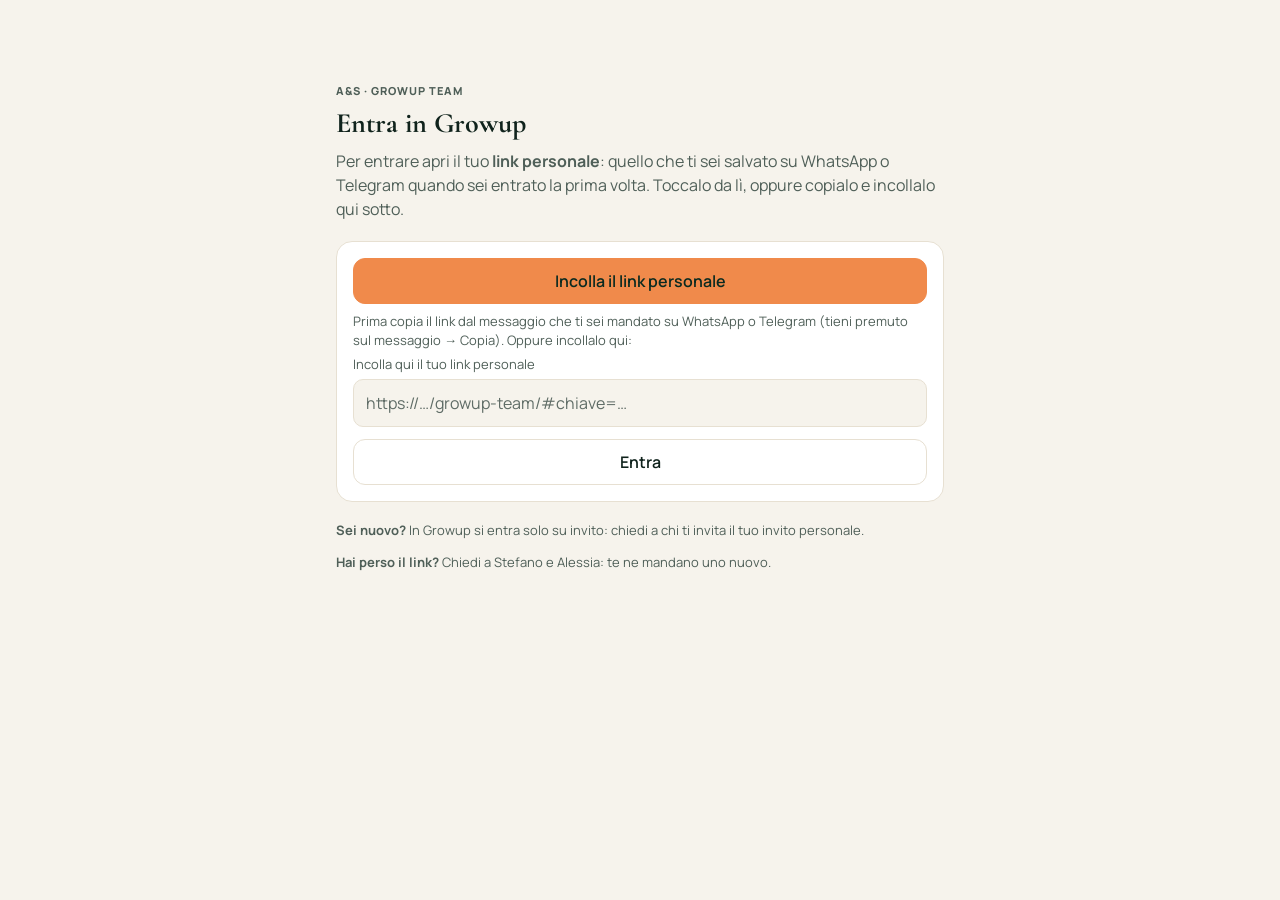
<file: growup-team/index.html>
<!doctype html>
<html lang="it">
<head>
<meta charset="utf-8">
<!-- Sicurezza: il browser esegue solo il codice dell'app (e la libreria Supabase con il controllo di integrità)
     e si collega solo al nostro progetto Supabase. Un testo malevolo nei dati non può diventare codice. -->
<meta http-equiv="Content-Security-Policy" content="default-src 'self'; script-src 'self' https://cdn.jsdelivr.net https://challenges.cloudflare.com; frame-src https://challenges.cloudflare.com; style-src 'self' 'unsafe-inline'; font-src 'self'; img-src 'self' data: blob:; connect-src 'self' https://mxpuvmggexjyieylmfss.supabase.co wss://mxpuvmggexjyieylmfss.supabase.co; manifest-src 'self'; worker-src 'self'; object-src 'none'; base-uri 'self'; form-action 'self'">
<meta name="referrer" content="no-referrer">
<meta name="viewport" content="width=device-width, initial-scale=1, viewport-fit=cover">
<title>Growup Team</title>
<meta name="description" content="Pianifica la settimana e segui il tuo percorso fino ad Argento.">
<!-- Anteprima del link su WhatsApp e Telegram -->
<meta property="og:type" content="website">
<meta property="og:site_name" content="Growup Team">
<meta property="og:title" content="Growup Team · A&amp;S">
<meta property="og:description" content="Pianifica la settimana e segui il tuo percorso fino ad Argento.">
<meta property="og:url" content="https://cl21-aes.github.io/growup-team/">
<meta property="og:image" content="https://cl21-aes.github.io/growup-team/anteprima.png">
<meta property="og:image:width" content="1200">
<meta property="og:image:height" content="630">
<meta property="og:image:alt" content="Growup Team: la tua crescita, settimana dopo settimana.">
<meta property="og:locale" content="it_IT">
<meta name="twitter:card" content="summary_large_image">
<meta name="theme-color" content="#0a3a2c">
<meta name="apple-mobile-web-app-capable" content="yes">
<meta name="apple-mobile-web-app-title" content="Growup">
<link rel="manifest" href="manifest.webmanifest">
<link rel="stylesheet" href="fonti/fonti.css">
<link rel="icon" href="favicon-32.png" sizes="32x32">
<link rel="icon" href="icon.svg" type="image/svg+xml">
<link rel="apple-touch-icon" href="apple-touch-icon.png">
<style>
:root{
  /* Stile H · Smeraldo e rame (scelto il 16 ottobre 2026; tavola in design/tavola-grafica.html) */
  --bg:#f6f3ec; --card:#ffffff; --ink:#10231c; --ink2:#4f5f58; --ink3:#5f6c66;
  --line:#e7e0d2; --accent:#0a3a2c; --accent-ink:#f7f0e3; --accent-wash:#e6efe9;
  --verde:#127256; --giallo:#8a5f00; --rosso:#b42318; --stella:#a8742a;
  --rame:#c26a3d; --rame2:#d98b4f; --eb:#a8552b; --traccia:#efe8da;
  --stab-ok:#dcefe4; --stab-ok-ink:#0d5c44; --stab-att:#fde4d3; --stab-att-ink:#8a3a10; --stab-sopra:#f1f6f3; --serie:#b5531c;
  --head:linear-gradient(145deg,#0a3a2c 0%,#13604a 100%); --head-ink:#f7f0e3; --head-ink2:#d9c3a0; --oro:#e2a46f;
  --visione:linear-gradient(135deg,#0a3a2c,#164d3b);
  --b1:#0a3a2c; --b2:#c26a3d; --b3:#13795b;
  /* la sotto-linguetta scelta nella testata (Il mio giorno/Verifica, Target/Lista/Clienti): chiara e piena */
  --linguetta:#ffffff; --linguetta-ink:#10231c;
  /* colori con significato fisso (3 novembre 2026): pesca = solo l'azione principale (--azione); la selezione (filtri,
     scelte) è verde scuro, la pagina scelta in alto avorio; verde = fatto e progresso; ambra/terracotta = solo attenzione */
  --azione:#f08a4b; --azione-ink:#0a2a20;
  --scelta:#0a3a2c; --scelta-ink:#f7f0e3; --scelta-wash:#e6efe9;
  --f-numeri:"Source Serif 4", Georgia, "Times New Roman", serif;
  --progresso:#13795b; --progresso2:#1f9a73;
  --f-titoli:"Cormorant Garamond", Georgia, "Times New Roman", serif;
  --f-testo:"Manrope", -apple-system, BlinkMacSystemFont, "Segoe UI", Roboto, Helvetica, Arial, sans-serif;
  --r:16px; --pad:16px;
  color-scheme:light;
}
@media (prefers-color-scheme:dark){
  :root:not([data-theme="light"]){
    --bg:#07130e; --card:#0f1f18; --ink:#eef5f0; --ink2:#a7b8ae; --ink3:#869890;
    --line:#1f3329; --accent:#f08a4b; --accent-ink:#07130e; --accent-wash:#16291f;
    --verde:#34c08f; --giallo:#e2b45a; --rosso:#ff7b6b; --stella:#e2b45a;
    --rame:#e08a5a; --rame2:#f0a76f; --eb:#e2a46f; --traccia:#1c2e25;
    --stab-ok:#173f30; --stab-ok-ink:#8fe0bd; --stab-att:#43271a; --stab-att-ink:#f7b98f; --stab-sopra:#13261d; --serie:#ffb37a;
    --head:linear-gradient(145deg,#04100b 0%,#0b2c21 100%); --visione:linear-gradient(135deg,#123528,#0c2219);
    --b1:#13604a; --b2:#b8602f; --b3:#1f8a68;
    --linguetta:#f7f0e3; --linguetta-ink:#0a3a2c;
    --azione:#f08a4b; --azione-ink:#0a2a20;
    --scelta:#f7f0e3; --scelta-ink:#07130e; --scelta-wash:#16291f;
    --progresso:#2fae82; --progresso2:#4fd1a3;
    color-scheme:dark;
  }
}
:root[data-theme="dark"]{
  --bg:#07130e; --card:#0f1f18; --ink:#eef5f0; --ink2:#a7b8ae; --ink3:#869890;
  --line:#1f3329; --accent:#f08a4b; --accent-ink:#07130e; --accent-wash:#16291f;
  --verde:#34c08f; --giallo:#e2b45a; --rosso:#ff7b6b; --stella:#e2b45a;
  --rame:#e08a5a; --rame2:#f0a76f; --eb:#e2a46f; --traccia:#1c2e25;
    --stab-ok:#173f30; --stab-ok-ink:#8fe0bd; --stab-att:#43271a; --stab-att-ink:#f7b98f; --stab-sopra:#13261d; --serie:#ffb37a;
  --head:linear-gradient(145deg,#04100b 0%,#0b2c21 100%); --visione:linear-gradient(135deg,#123528,#0c2219);
  --b1:#13604a; --b2:#b8602f; --b3:#1f8a68;
  --linguetta:#f7f0e3; --linguetta-ink:#0a3a2c;
  --azione:#f08a4b; --azione-ink:#0a2a20;
  --scelta:#f7f0e3; --scelta-ink:#07130e; --scelta-wash:#16291f;
  --progresso:#2fae82; --progresso2:#4fd1a3;
  color-scheme:dark;
}
*{box-sizing:border-box}
html,body{margin:0;padding:0}
body{
  background:var(--bg); color:var(--ink);
  font:16px/1.5 var(--f-testo);
  -webkit-text-size-adjust:100%;
}
body.con-azioni{padding-bottom:calc(92px + env(safe-area-inset-bottom))}
.wrap{max-width:640px;margin:0 auto;padding:var(--pad)}
h1,h2,h3{margin:0;line-height:1.25}
h1,h2{font-family:var(--f-titoli);font-weight:700;letter-spacing:0;text-wrap:balance}
h1{font-size:28px}
h2{font-size:22px}
h3{font-size:15px}
p{margin:.5em 0}
small,.small{font-size:13px;color:var(--ink2)}
.muted{color:var(--ink2)}
.faint{color:var(--ink3)}
.eyebrow{font-size:11px;font-weight:800;text-transform:uppercase;letter-spacing:.09em;color:var(--ink2)}
.card{background:var(--card);border:1px solid var(--line);border-radius:var(--r);padding:var(--pad);margin:12px 0}
.card.tight{padding:12px 14px}
.card.visione{background:var(--visione);border-color:transparent;color:var(--head-ink)}
.card.visione .eyebrow{color:var(--oro)}
.card.visione .small,.card.visione .nota{color:var(--head-ink2)}
.card.visione .num{color:var(--oro);font-size:24px}
.row{display:flex;gap:10px;align-items:center}
.row.wrap{flex-wrap:wrap;max-width:none;margin:0;padding:0}
/* filtri su una riga sola che scorre di lato, da bordo a bordo della scheda */
.filtri{flex-wrap:nowrap;overflow-x:auto;overscroll-behavior-x:contain;scrollbar-width:none;-webkit-overflow-scrolling:touch;
  margin-left:calc(var(--pad) * -1);margin-right:calc(var(--pad) * -1);padding:2px var(--pad);scroll-padding:0 var(--pad)}
.filtri::-webkit-scrollbar{display:none}
.filtri .btn{flex:none;white-space:nowrap}
/* titolo della sezione e pulsanti: i pulsanti non vanno mai a capo; se non c'è posto scendono sotto, a destra */
.testa-sezione{flex-wrap:wrap;row-gap:8px}
.testa-sezione .eyebrow{white-space:nowrap}
.testa-sezione .pulsanti{display:flex;gap:6px;margin-left:auto;flex:none}
.testa-sezione .pulsanti .btn{white-space:nowrap}
.spread{display:flex;gap:10px;align-items:center;justify-content:space-between}
/* grafica 7: a 360 px i pulsanti piccoli non vanno a capo; se in una riga non c'è posto, va a capo la riga intera
   (il pulsante scende sotto), non il testo del pulsante */
.btn.small:not(.grow){white-space:nowrap}
.spread{flex-wrap:wrap;row-gap:6px}
.spread>:last-child:not(:first-child){margin-left:auto}
.oggi.inviti li{flex-wrap:wrap;row-gap:6px}
.oggi.inviti li>.grow{flex:1 1 170px;min-width:0}
.oggi.inviti li>.btn{margin-left:auto}
.grow{flex:1;min-width:0}
.stack>*+*{margin-top:10px}
.btn{
  display:inline-flex;align-items:center;justify-content:center;gap:8px;
  min-height:46px;padding:0 16px;border-radius:12px;border:1px solid var(--line);
  background:var(--card);color:var(--ink);font:inherit;font-weight:600;cursor:pointer;
  text-decoration:none;-webkit-tap-highlight-color:transparent;
}
.btn:active{transform:translateY(1px)}
.btn.primary{background:var(--azione);border-color:var(--azione);color:var(--azione-ink)}
.btn.wide{width:100%}
.btn.small{min-height:38px;padding:0 12px;font-size:14px}
.btn.ghost{background:transparent}
.btn.link{border:0;background:none;color:var(--accent);padding:0 4px;min-height:38px}
.btn[disabled]{opacity:.45;pointer-events:none}
a{color:var(--accent)}
input,select,textarea{
  font:inherit;color:var(--ink);background:var(--bg);
  border:1px solid var(--line);border-radius:10px;padding:11px 12px;width:100%;min-height:46px;
}
input[type=checkbox],input[type=radio]{accent-color:var(--progresso)}
input:focus,select:focus{outline:2px solid color-mix(in srgb,var(--accent) 45%,transparent);outline-offset:1px}
input::placeholder{color:var(--ink3);opacity:1}
input[data-vuoto]::placeholder{color:var(--ink3);opacity:.55}
input.codice{font-size:26px;letter-spacing:.35em;text-align:center;font-variant-numeric:tabular-nums}
label.field{display:block;margin:14px 0 0}
textarea{resize:vertical;min-height:72px}
label.field>span{display:block;font-size:13px;color:var(--ink2);margin-bottom:5px}
label.field>span.nota-qualifica{margin:6px 0 0;font-size:12px;line-height:1.4}
.nota-qualifica .nowrap{white-space:nowrap}
label.check{display:flex;gap:10px;align-items:flex-start;margin:14px 0 0;font-size:14px;color:var(--ink2)}
label.check input{width:22px;min-height:22px;height:22px;margin:1px 0 0;flex:none}
.scelte{display:flex;flex-direction:column;gap:8px;margin-top:6px}
.scelte label{display:flex;gap:10px;align-items:center;padding:12px;border:1px solid var(--line);border-radius:10px;cursor:pointer}
.scelte input{width:20px;min-height:20px;height:20px;margin:0;flex:none}
.scelte label:has(input:checked){border-color:var(--scelta);background:var(--scelta-wash)}
.bar{height:10px;border-radius:99px;background:var(--traccia);overflow:hidden}
.bar>i{display:block;width:0;height:100%;background:linear-gradient(90deg,var(--progresso),var(--progresso2));border-radius:99px;transition:width .25s}
.bar.fatto>i{background:var(--verde)}
.bar.doppia{display:flex}
.bar.doppia>i{border-radius:0}
.bar.doppia>i.rep{background:var(--verde)}
.bar.doppia>i:not(.rep){background:linear-gradient(90deg,var(--progresso),var(--progresso2))}
.pill{display:inline-flex;align-items:center;gap:6px;font-size:12px;font-weight:700;
  padding:3px 9px;border-radius:99px;border:1px solid var(--line);color:var(--ink2);white-space:nowrap}
.pill.v{color:var(--verde);border-color:color-mix(in srgb,var(--verde) 35%,transparent)}
.pill.g{color:var(--giallo);border-color:color-mix(in srgb,var(--giallo) 35%,transparent)}
.scade{color:var(--giallo);font-weight:600}
/* «Da riprendere»: il contatto avviato fermo da 14 giorni (riga ambra con la barra a sinistra, riquadro nella scheda) */
.fermo-testo{color:var(--giallo);font-weight:800}
.persone li.fermo{box-shadow:inset 4px 0 0 var(--giallo)}
.persone li.fermo>.persona{padding-left:10px}
.fermo-box{margin-top:10px;padding:12px;border-radius:14px;background:color-mix(in srgb,var(--giallo) 12%,var(--card));border:1px solid color-mix(in srgb,var(--giallo) 40%,transparent)}
.fermo-box b{color:var(--giallo)}
.pill.s{color:var(--stella);border-color:color-mix(in srgb,var(--stella) 40%,transparent)}
.req{list-style:none;margin:10px 0 0;padding:0}
.req li{display:flex;gap:10px;padding:9px 0;border-top:1px solid var(--line);font-size:15px}
.req li:first-child{border-top:0}
.req .mark{width:20px;flex:none;text-align:center;font-weight:700;color:var(--ink3)}
.req li.ok .mark{color:var(--verde)}
.req li.attesa{color:var(--ink3)}
.obiettivo+.obiettivo{margin-top:14px}
.obiettivo .spread{margin-bottom:6px}
.num{font-family:var(--f-numeri);font-variant-numeric:lining-nums tabular-nums;font-weight:700;font-size:1.15em;line-height:1.1}
.oggi{list-style:none;margin:6px 0 0;padding:0}
.oggi li{display:flex;align-items:center;gap:10px;padding:8px 0;border-top:1px solid var(--line)}
.oggi li:first-child{border-top:0}
/* import dal report Amway */
.imp-sezione{margin-top:16px;padding-top:12px;border-top:1px solid var(--line)}
.imp-sezione .small{margin:4px 0 0}
ul.imp{list-style:none;margin:6px 0 0;padding:0}
ul.imp li{display:flex;align-items:center;gap:10px;padding:7px 0;border-top:1px solid var(--line)}
ul.imp li:first-child{border-top:0}
.imp-sezione details summary{cursor:pointer;margin-top:6px}
.scelte-rapide .btn.on{background:var(--scelta);border-color:var(--scelta);color:var(--scelta-ink)}
/* la × per togliere: rotonda e uguale ovunque (anche in «Primi passi» e nell'agenda della scheda) */
button.x{flex:none;border:0;background:none;color:var(--ink3);font-size:20px;line-height:1;width:38px;height:38px;cursor:pointer;border-radius:50%;
  display:inline-grid;place-items:center;padding:0}
button.x:hover{background:var(--bg)}
.schede{display:flex;gap:2px;background:rgba(255,255,255,.10);border:1px solid rgba(217,195,160,.35);border-radius:12px;padding:3px;flex:none}
.schede button{border:0;background:none;color:var(--head-ink2);font:inherit;font-size:14px;font-weight:700;
  padding:0 14px;min-height:38px;border-radius:9px;cursor:pointer}
.schede button.on{background:#f7f0e3;color:#0a3a2c}
.fondo{margin:24px 0 8px;padding-top:14px;border-top:1px solid var(--line)}
.copia-dati{text-align:center;margin-top:12px}
.avviso{margin:10px 0 0;padding:10px 12px;border-radius:10px;font-size:14px;
  background:color-mix(in srgb,var(--giallo) 12%,var(--card));border:1px solid color-mix(in srgb,var(--giallo) 35%,transparent)}
.spinta{margin-top:12px;padding:12px;border-radius:12px;font-size:14px;color:var(--ink2);background:var(--traccia)}
.spinta b{color:var(--ink)}
.linee{list-style:none;margin:10px 0 0;padding:0}
.linee li{display:flex;align-items:center;gap:8px;padding:6px 0;border-top:1px dashed var(--line);font-size:14px}
.linee li .num{margin-left:auto;text-align:right;white-space:nowrap;font:700 14px/1.2 var(--f-testo);font-variant-numeric:tabular-nums}
.linee li:first-child{border-top:0}
.nome-linea{all:unset;flex:1;min-width:0;cursor:pointer;color:var(--accent);font-weight:600;min-height:28px}
.nome-linea:focus-visible{outline:2px solid currentColor;outline-offset:2px;border-radius:4px}
.storico{list-style:none;margin:10px 0 0;padding:0}
.storico li{padding:12px 0;border-top:1px solid var(--line)}
.storico li:first-child{border-top:0}
.storico .dati{display:grid;grid-template-columns:1fr 1fr;gap:4px 12px;margin-top:6px;font-size:14px;color:var(--ink2)}
.storico .dati b{color:var(--ink)}
.perche{margin:10px 0 0;font-family:var(--f-titoli);font-size:19px;line-height:1.35;font-style:italic}
.percorso{list-style:none;margin:10px 0 0;padding:0}
.percorso>li{display:flex;gap:12px;padding:10px 0;border-top:1px solid var(--line)}
.percorso>li:first-child{border-top:0}
.percorso>li>.mark{flex:none;width:28px;height:28px;border-radius:50%;display:grid;place-items:center;font-size:13px;font-weight:800;
  background:var(--traccia);color:var(--ink2)}
.percorso>li.fatta>.mark{background:var(--verde);color:#fff}
.percorso>li.attuale>.mark{background:var(--progresso);color:#fff}
.percorso>li.meta>.mark{box-shadow:0 0 0 2px var(--card),0 0 0 4px var(--stella)}
.percorso>li.fatta{color:var(--ink3)}
.percorso .pill{margin-left:4px}
.preferiti{list-style:none;margin:8px 0 0;padding:0}
.preferiti li{padding:12px 0;border-top:1px solid var(--line)}
.preferiti li:first-child{border-top:0}
.preferiti .nome{flex:1;min-width:0;display:flex;flex-direction:column;align-items:flex-start;gap:1px;border:0;background:none;
  color:var(--ink);font:inherit;font-weight:700;text-align:left;padding:2px 0;cursor:pointer}
.preferiti .nome .small{font-weight:400}
.preferiti .obiettivo{margin-top:8px}
.preferiti .obiettivo .spread{margin-bottom:4px;font-size:14px}
.preferiti .obiettivo.debole .spread>span:first-child{color:var(--giallo);font-weight:700}
.preferiti .obiettivo.debole .bar>i{background:var(--giallo)}
.stella{border:1px solid var(--line);background:var(--card);color:var(--ink3);border-radius:12px;width:40px;height:38px;font-size:20px;line-height:1;cursor:pointer;flex:none}
.stella.on{color:var(--stella);border-color:color-mix(in srgb,var(--stella) 55%,transparent)}
.imbuto{list-style:none;margin:10px 0 0;padding:0}
.imbuto li{padding:8px 0;border-top:1px solid var(--line)}
.imbuto li:first-child{border-top:0}
.imbuto .small{display:block;margin-top:4px}
.barra-imbuto{height:12px;border-radius:99px;background:var(--traccia);overflow:hidden;margin-top:6px}
.barra-imbuto>i{display:block;height:100%;background:var(--verde);border-radius:99px}
.imbuto li.collo .barra-imbuto>i{background:var(--giallo)}
.btn.pericolo{color:var(--rosso);border-color:color-mix(in srgb,var(--rosso) 40%,transparent)}
.albero .nome{flex:1;min-width:0;display:flex;flex-direction:column;align-items:flex-start;gap:1px;border:0;background:none;
  color:var(--ink);font:inherit;text-align:left;padding:2px 0;cursor:pointer}
.albero .nome-apri{display:flex;flex-direction:column;align-items:flex-start;gap:1px;border:0;background:none;width:100%;
  color:var(--ink);font:inherit;text-align:left;padding:0;cursor:pointer}
.albero .nome-apri:hover>span:first-child{color:var(--accent)}
.pill.r{color:var(--rosso);border-color:color-mix(in srgb,var(--rosso) 35%,transparent)}
.dati-scheda{display:grid;grid-template-columns:1fr 1fr;gap:10px;margin-top:12px}
.dati-scheda>div{display:flex;flex-direction:column;padding:10px 12px;background:var(--bg);border-radius:10px}
.dati-scheda b{font-size:18px}
.passi{margin:10px 0 0;padding-left:20px;font-size:14px;color:var(--ink2)}
.passi li{margin:6px 0}
.passi b{color:var(--ink)}
.confronto{width:100%;border-collapse:collapse;margin-top:8px;font-size:14px}
.confronto th{font-size:12px;font-weight:600;color:var(--ink2);text-align:right;padding:4px 0 6px 6px;vertical-align:bottom}
.confronto th span{font-weight:400;color:var(--ink3)}
.confronto td{padding:7px 0;border-top:1px solid var(--line)}
.confronto td.num{text-align:right;padding-left:6px;white-space:nowrap}
.confronto td.faint{font-weight:400}
.confronto.mesi tbody tr{cursor:pointer}
.confronto.mesi td .btn.link{min-height:0;padding:0;font-weight:600}
.storico .dati b.sotto{color:var(--rosso)}
.confronto td.sotto{color:var(--rosso);font-weight:600}
.griglia-azioni{display:grid;grid-template-columns:1fr 1fr;gap:8px;margin-top:10px}
.griglia-azioni .btn:last-child:nth-child(odd){grid-column:1 / -1}
.albero{list-style:none;margin:8px 0 0;padding:0}
.albero li{display:flex;align-items:center;gap:8px;padding:8px 0;border-top:1px solid var(--line);font-size:15px;flex-wrap:wrap;row-gap:4px;justify-content:flex-end}
.albero li .nome{flex:1 1 110px}
.albero li:first-child{border-top:0}
.albero .btn.link{min-height:32px;padding:0 2px;font-size:13px}
.albero li.liv{padding-left:var(--rientro)}
.albero li.io .nome{cursor:default;font-weight:700}
.albero li.piegato{display:none}
.albero.in-ricerca li.piegato{display:flex}
.albero li.fuori{display:none !important}
.albero li.trovato .nome-apri>span:first-child{color:var(--ink);font-weight:800;text-decoration:underline 3px var(--scelta);text-underline-offset:3px}
/* la ricerca: solo le persone trovate, senza rientro e senza frecce, con la linea e lo sponsor sotto il nome */
.albero.in-ricerca li.liv{padding-left:0}
.albero.in-ricerca .piega{display:none}
.albero .percorso{display:block;margin-top:2px;color:var(--ink2);line-height:1.4}
.percorso .intero{display:none}
.percorso.aperto .puntini{display:none}
.percorso.aperto .intero{display:inline}
.percorso .puntini{border:0;background:none;padding:0 4px;min-height:24px;font:inherit;font-weight:800;color:var(--scelta);cursor:pointer}
.percorso .chiudi-percorso{display:none;border:0;background:none;padding:0 0 0 8px;min-height:24px;font:inherit;font-weight:700;color:var(--scelta);cursor:pointer}
.percorso.aperto .chiudi-percorso{display:inline}
.cerca{margin-top:12px}
.livello{flex:none;width:26px;height:26px;border-radius:50%;display:grid;place-items:center;font-size:13px;font-weight:800;
  font-variant-numeric:tabular-nums;color:#fff;background:var(--lv)}
/* profondità (grafica punto 3): il livello 1 è bianco ed è solo di chi guarda; poi un ciclo di 5 colori
   (blu, viola, petrolio, rosa, nocciola), senza verde, ambra, rosso né grigio (il grigio è di chi non ha l'app).
   Numero bianco a 5,1:1 sui colori; il cerchio si vede anche sul fondo scuro (3,3:1) */
.livello.l0{--lv:#ffffff;color:#10231c;box-shadow:inset 0 0 0 1.5px var(--ink3)}
.livello.l1{--lv:#396cc4} .livello.l2{--lv:#7f59c0} .livello.l3{--lv:#19788b} .livello.l4{--lv:#b83d8b} .livello.l5{--lv:#87684c}
:root[data-theme="dark"] .livello.l0{box-shadow:none}
@media (prefers-color-scheme:dark){ :root:not([data-theme="light"]) .livello.l0{box-shadow:none} }
/* grafica 6: il pallino dell'app accanto al nome (verde usa l'app, grigio senza app) e la legenda nel «?» */
.pallino-app{display:inline-block;flex:none;width:9px;height:9px;border-radius:50%;background:var(--verde);margin-left:7px;vertical-align:middle}
.pallino-app.no{background:var(--ink3)}
.legenda-livelli{display:flex;flex-wrap:wrap;gap:6px 10px;margin:6px 0}
.legenda-livelli>span,.legenda-app{display:inline-flex;align-items:center;gap:5px;white-space:nowrap}
.legenda-livelli .livello{width:22px;height:22px;font-size:11px}
.legenda-app{margin:0 6px 0 2px}
.legenda-app .pallino-app{margin-left:0}
.piega{flex:none;border:1px solid var(--line);background:var(--card);color:var(--ink2);border-radius:99px;
  font:inherit;font-size:12px;font-weight:700;padding:3px 9px;min-height:30px;cursor:pointer;white-space:nowrap}
.azioni{position:fixed;left:0;right:0;bottom:0;z-index:30;background:var(--bg);border-top:1px solid var(--line);
  padding:10px 12px calc(10px + env(safe-area-inset-bottom))}
.azioni .in{max-width:640px;margin:0 auto;display:grid;grid-template-columns:repeat(3,1fr);gap:8px}
.azioni .btn{min-height:58px;flex-direction:column;gap:0;font-size:15px;font-weight:800;padding:0 6px;border:0;border-radius:16px;color:var(--ink)}
.azioni .btn.c1,.azioni .btn.c2,.azioni .btn.c3{background:var(--card);border:1px solid var(--line);color:var(--ink);box-shadow:0 4px 12px rgba(0,0,0,.08)}
.azioni .btn .ico{display:flex;align-items:center;gap:6px;white-space:nowrap}
.azioni .btn .ico svg{flex:none;width:17px;height:17px}
.azioni .btn b{font-size:12px;font-weight:600;opacity:.85;white-space:nowrap}
.testata{display:flex;align-items:center;justify-content:space-between;gap:10px;
  margin:calc(-1 * var(--pad)) calc(-1 * var(--pad)) 0;padding:calc(18px + env(safe-area-inset-top, 0px)) var(--pad) 12px;
  background:var(--head);color:var(--head-ink)}
/* le due file di pulsanti restano in alto scorrendo; il titolo scorre via (sopra, la fascia della barra di stato) */
.barra-fissa{position:sticky;top:env(safe-area-inset-top, 0px);z-index:25;background:var(--head);
  margin:0 calc(-1 * var(--pad)) 14px;padding:0 var(--pad) 12px;border-radius:0 0 22px 22px}
.barra-fissa>.schede{display:flex;width:100%}
.barra-fissa>.schede button{flex:1;padding:0 6px}
.barra-fissa .scelte-rapide{margin:10px 0 0}
.barra-fissa .scelte-rapide .btn{flex:1;background:rgba(255,255,255,.08);border-color:rgba(217,195,160,.35);color:var(--head-ink2)}
.barra-fissa .scelte-rapide .btn.on{background:var(--linguetta);border-color:var(--linguetta);color:var(--linguetta-ink)}
body::before{content:"";position:fixed;inset:0 0 auto;height:env(safe-area-inset-top, 0px);z-index:26;background:var(--head)}
.testata .eyebrow{color:var(--head-ink2)}
/* tre pagine: le schede stanno in una riga sotto il titolo, a tutta larghezza */
.testata{flex-wrap:wrap;row-gap:14px}
.testata>.schede{order:2;width:100%}
.testata>.schede button{flex:1;padding:0 6px}
.testata h1{color:var(--head-ink)}
.testata .small{color:var(--head-ink2)}
.testata .btn.link{color:var(--oro)}
.menu-btn{border:1px solid var(--line);background:var(--card);color:var(--ink);border-radius:12px;width:46px;height:46px;font-size:20px;cursor:pointer}
.condividi{display:grid;grid-template-columns:1fr 1fr;gap:8px;margin-top:10px}
.condividi .btn{min-height:50px}
.wa{background:#1f9d55;border-color:#1f9d55;color:#fff}
.tg{background:#2481cc;border-color:#2481cc;color:#fff}
.immagini-invito{display:grid;grid-template-columns:1fr 1fr;gap:8px;margin-top:12px}
.immagini-invito button{display:flex;align-items:center;gap:10px;border:1px solid var(--line);background:var(--card);color:var(--ink);
  border-radius:12px;padding:8px;font:inherit;font-weight:700;font-size:14px;cursor:pointer;text-align:left}
.immagini-invito img{width:44px;height:44px;object-fit:cover;border-radius:8px;flex:none}
.immagini-invito button.stato img{width:28px}
.linkbox{font-family:ui-monospace,SFMono-Regular,Menlo,Consolas,monospace;font-size:13px;background:var(--bg);border:1px solid var(--line);border-radius:10px;padding:10px 12px;word-break:break-all;margin-top:8px}
.nota{font-size:12px;color:var(--ink3);margin-top:10px}
.errore{color:var(--rosso);font-size:14px;margin-top:10px}
.centro{min-height:70vh;display:flex;flex-direction:column;justify-content:center}
.sheet{position:fixed;inset:0;background:rgba(8,10,14,.5);z-index:50;display:flex;align-items:flex-end;justify-content:center}
.sheet-box{background:var(--card);width:100%;max-width:640px;max-height:90vh;overflow:auto;border-radius:18px 18px 0 0;
  padding:18px var(--pad) calc(18px + env(safe-area-inset-bottom))}
/* la barretta da afferrare in cima a ogni foglio: resta in vista mentre il foglio scorre; l'area da toccare è alta 30 px */
.sheet-maniglia{position:sticky;top:-18px;z-index:3;display:flex;justify-content:center;align-items:center;width:calc(100% + 2 * var(--pad));
  height:30px;margin:-18px calc(-1 * var(--pad)) 4px;padding:0;border:0;border-radius:18px 18px 0 0;background:var(--card);cursor:grab;touch-action:none}
.sheet-maniglia i{display:block;width:40px;height:5px;border-radius:3px;background:var(--ink3);opacity:.45}
.sheet-maniglia:focus-visible{outline:2px solid var(--accent);outline-offset:-4px}
.sheet-maniglia:active{cursor:grabbing}
/* Persone: i Clienti */
.avviso-cliente{border-left:4px solid var(--giallo)}
.righe-ordine{list-style:none;margin:0;padding:0}
.righe-ordine li{display:flex;align-items:center;gap:8px;padding:8px 0;border-top:1px solid var(--line)}
.righe-ordine li:first-child{border-top:0}
.qta{display:flex;align-items:center;gap:4px}
.qta .btn{min-width:32px;padding:0 8px}
.apri-mio{flex:1;min-width:0;border:0;background:none;color:inherit;font:inherit;text-align:left;padding:4px 0;cursor:pointer}
.numeri-guida{display:grid;grid-template-columns:repeat(3,minmax(0,1fr));gap:8px;margin-top:10px}
.numeri-guida div{background:var(--traccia);border-radius:12px;padding:8px;text-align:center;min-width:0}
.numeri-guida b{display:block;font-size:22px}
.numeri-guida span{font-size:11px;color:var(--ink2)}
.guida-stabilita{display:flex;flex-direction:column;gap:12px}
.guida-stabilita .stab-mese{display:flex;justify-content:space-between;align-items:center;gap:8px;margin:0;text-align:center}
.freccia-mese{flex:none;width:40px;height:40px;border-radius:12px;border:1px solid var(--line);background:var(--card);color:var(--ink);font-size:20px;font-weight:800;cursor:pointer}
.freccia-mese:disabled{opacity:.35;cursor:default}
.guida-stabilita .stab-avviso{margin:-6px 0 0;color:var(--stab-att-ink);font-weight:600}
.stab-dati{display:grid;grid-template-columns:1fr 1fr;gap:8px}
.stab-dati>div{display:flex;flex-direction:column;gap:4px;padding:12px;border-radius:14px;min-width:0}
.stab-dati span{font-size:12px;font-weight:700}
.stab-dati small{font-size:11px;color:inherit}
.stab-dati b{font-size:34px;line-height:1}
.stab-dati .liv{background:var(--scelta);color:var(--scelta-ink)}
.stab-dati .liv span,.stab-dati .liv small{opacity:.8}
.stab-dati .rete{background:var(--stab-ok);color:var(--stab-ok-ink)}
.stab-dati .rete.costruzione{background:var(--stab-att);color:var(--stab-att-ink)}
.stab-dati b.costruzione{font-size:22px;line-height:1.15}
.stab-personali{display:flex;align-items:center;gap:10px;padding:9px 12px;border:1px solid var(--line);border-radius:12px;font-size:14px}
.stab-personali>span{flex:1;min-width:0}
.stab-personali b.num{font-size:24px}
.stab-personali small,ul.stabilita .nome small{display:block;font-size:12px;font-weight:500;color:var(--ink2)}
.guida-stabilita .celle{display:grid;grid-template-columns:repeat(7,minmax(0,1fr));gap:4px}
.guida-stabilita .cella{display:flex;flex-direction:column;align-items:center;justify-content:center;height:36px;border-radius:9px;
  font-family:var(--f-numeri);font-variant-numeric:lining-nums tabular-nums;font-size:15px;font-weight:700;line-height:1;
  color:var(--ink3);background:var(--traccia);white-space:nowrap}
.guida-stabilita .cella i{font-family:var(--f-testo,inherit);font-style:normal;font-size:10px;font-weight:800;line-height:1;margin-top:2px}
.guida-stabilita .celle.livelli .cella{height:auto;padding:6px 0;background:none;font-family:inherit;font-size:12px;font-weight:800;color:var(--ink2)}
.guida-stabilita .celle.livelli .cella.liv{background:var(--scelta);color:var(--scelta-ink);box-shadow:none}
.guida-stabilita .cella.ok{background:var(--stab-ok);color:var(--stab-ok-ink)}
.guida-stabilita .cella.att{background:var(--stab-att);color:var(--stab-att-ink)}
.guida-stabilita .cella.sopra{background:var(--stab-sopra);color:var(--progresso)}
.guida-stabilita .cella.liv{box-shadow:inset 0 0 0 2px var(--scelta)}
ul.stabilita{list-style:none;margin:-8px 0 0;padding:0}
ul.stabilita li{display:flex;flex-direction:column;gap:6px;padding:12px 0 4px;border-top:1px solid var(--line)}
ul.stabilita .voce{display:flex;justify-content:space-between;align-items:baseline;gap:8px;font-size:14px;font-weight:700}
ul.stabilita .nome{flex:1;min-width:0}
ul.stabilita .tuo{white-space:nowrap;font-size:12px;font-weight:500;color:var(--ink2)}
ul.stabilita .tuo b,ul.stabilita .tuo .campo-cl21{font-family:var(--f-numeri);font-variant-numeric:lining-nums tabular-nums;font-size:24px;font-weight:700;color:var(--ink)}
.stab-legenda{display:flex;gap:12px;flex-wrap:wrap;font-size:12px;color:var(--ink2)}
.stab-legenda span{display:inline-flex;align-items:center;gap:4px}
.stab-legenda i{width:12px;height:12px;border-radius:3px}
.stab-legenda .l-ok{background:var(--stab-ok)}.stab-legenda .l-att{background:var(--stab-att)}.stab-legenda .l-liv{box-shadow:inset 0 0 0 2px var(--scelta)}
.stab-lavoro{display:flex;flex-direction:column;gap:6px;padding:12px 14px;border-radius:14px;background:color-mix(in srgb,var(--stab-att) 55%,var(--card))}
.stab-lavoro .eyebrow{color:var(--stab-att-ink)}
.stab-lavoro p{margin:0;font-size:14px}
.campo-cl21{min-width:36px;border:1px solid var(--line);border-radius:8px;padding:2px 8px;background:var(--bg);color:inherit;font:inherit;font-weight:700;cursor:pointer}
.guida-abitudini{display:flex;flex-direction:column}
.guida-abitudini .spread .btn{white-space:nowrap}
.abitudine{display:flex;flex-direction:column;gap:6px;border-top:1px solid var(--line);padding:10px 0}
.abitudine:first-of-type{border-top:0}
.abitudine .spread>span{font-weight:800}
.abitudine b.num{font-size:24px}
.abitudine b.num small{font-size:15px;color:var(--ink2)}
.abitudine .bar{height:6px}
.abitudine .bar.lista>i{background:var(--azione)}
.abitudine p.small{margin:0}
.giorni-guida{display:grid;grid-template-columns:repeat(7,minmax(0,1fr));gap:6px;padding-top:2px}
.giorni-guida button{height:36px;border-radius:99px;border:2px solid var(--line);background:none;color:var(--ink);font-weight:800;font-size:12px;cursor:pointer;padding:0}
.giorni-guida button.adesso{border-color:var(--azione)}
.giorni-guida button.si{background:var(--progresso);border-color:var(--progresso);color:#fff}
.giorni-guida button:disabled{color:var(--ink3);opacity:.6;cursor:default}
.analisi-link{display:flex;justify-content:center;align-items:center;gap:6px;width:100%;min-height:52px;border:1px solid var(--line);border-radius:16px;
  background:var(--card);color:var(--ink);font:inherit;font-weight:800;cursor:pointer}
.oggi-per-te > ul{list-style:none;margin:6px 0 0;padding:0}
.oggi-per-te > ul > li{display:flex;gap:10px;align-items:flex-start;padding:9px 0;border-top:1px solid var(--line)}
.oggi-per-te > ul > li:first-child{border-top:0}
/* ottimizzazione 1: righe che si aprono, «I miei numeri», «Anche da sentire», foglio «Ordini» */
.riga-apri{display:flex;width:100%;align-items:center;gap:8px;background:none;border:0;border-top:1px solid var(--line);margin-top:10px;
  padding:10px 0 0;font:inherit;color:inherit;text-align:left;cursor:pointer}
.riga-apri.prima{border-top:0;margin-top:4px;padding-top:0}
.riga-apri .fr{color:var(--ink3);font-size:18px;flex:none}
.riga-apri .grow{min-width:0}
.tappa-aperta{margin-top:4px}
.blocco-numeri{border-top:1px solid var(--line);margin-top:12px;padding-top:10px}
.blocco-numeri h3{margin:0;font-size:15px}
.blocco-numeri h3 .small{font-weight:500;margin-left:4px}
.blocco-numeri .obiettivo{margin-top:8px}
.anche h3{font-size:11px;font-weight:800;letter-spacing:.1em;text-transform:uppercase;color:var(--ink3)}
.diario .eyebrow{display:inline}
.diario .riga-apri .small{margin-left:6px}
.scelte-ordini{display:grid;gap:8px;margin-top:12px}
.scelta-ordini{display:flex;align-items:center;gap:10px;width:100%;background:var(--card);border:1px solid var(--line);border-radius:12px;
  padding:10px 12px;font:inherit;color:inherit;text-align:left;cursor:pointer}
.scelta-ordini b{display:block;font-size:15px}
.scelta-ordini .fr{color:var(--ink3);font-size:18px}
.promemoria-import .spread{gap:10px}
/* ottimizzazione 2: «Primi passi» e il «?» delle spiegazioni */
.primi-passi .bar{margin-top:8px}
.voci-passi{list-style:none;margin:6px 0 0;padding:0}
.voci-passi li{border-top:1px solid var(--line);padding:8px 0}
.voci-passi li:first-child{border-top:0}
.voci-passi .riga-apri{gap:10px}
.voci-passi .riga-apri:disabled{cursor:default}
.voci-passi li.fatta b{color:var(--ink3);text-decoration:line-through;font-weight:600}
.passo-aperto{background:var(--wash, var(--bg));border-radius:12px;padding:10px 12px;margin:8px 0 2px 32px}
.stato-attesa{display:flex;gap:8px;align-items:center;font-size:13px;border-top:1px solid var(--line);margin-top:6px;padding-top:10px}
.aiuto-btn{flex:none;width:24px;height:24px;border-radius:99px;border:1px solid var(--line);background:var(--card);color:var(--ink2);
  font:800 12px/1 var(--f-testo);display:inline-flex;align-items:center;justify-content:center;cursor:pointer;padding:0;vertical-align:middle}
.aiuto-btn.on{background:var(--scelta);border-color:var(--scelta);color:var(--scelta-ink)}
.aiuto-testo{background:var(--bg);border-radius:10px;padding:8px 10px;margin-top:8px}
.con-aiuto{display:inline-flex;align-items:center;gap:8px}
p.con-aiuto{display:flex}
.cruscotto .aiuto-testo{background:rgba(255,255,255,.08);color:#f7f0e3}
/* ottimizzazione 3: l'omino del profilo, la pagina «Il mio profilo», le schede della scheda partner */
.omino{flex:none;width:40px;height:40px;border-radius:99px;border:1.5px solid var(--head-ink2);background:transparent;
  display:inline-flex;align-items:center;justify-content:center;cursor:pointer;padding:0}
.omino svg{width:20px;height:20px;fill:none;stroke:var(--head-ink);stroke-width:2;stroke-linecap:round}
.omino.on{background:var(--oro);border-color:var(--oro)}
.omino.on svg{stroke:#0a3a2c}
.profilo h2{margin:0 0 6px}
.riga-profilo{display:flex;justify-content:space-between;align-items:center;gap:10px;padding:9px 0;border-top:1px solid var(--line);font-size:15px}
.voce-profilo{display:flex;width:100%;align-items:center;gap:8px;background:none;border:0;border-top:1px solid var(--line);
  padding:12px 0;font:inherit;color:inherit;text-align:left;cursor:pointer}
.voci-profilo .voce-profilo:first-child{border-top:0;padding-top:2px}
.voce-profilo .fr{color:var(--ink3);font-size:18px}
.glossario{margin:0 0 10px;font-size:14px}
.glossario dt{font-weight:700;margin-top:8px}
.glossario dd{margin:2px 0 0;color:var(--ink2)}
.admin-profilo{border-style:dashed}
.schede-scheda{display:flex;gap:6px;background:var(--bg);border:1px solid var(--line);border-radius:99px;padding:4px;margin-top:12px}
.schede-scheda button{flex:1;border:0;background:none;border-radius:99px;padding:8px 0;font:700 14px var(--f-testo);color:var(--ink2);cursor:pointer}
.schede-scheda button.on{background:var(--card);color:var(--ink);box-shadow:0 1px 3px rgba(0,0,0,.12)}
/* 039: notifiche */
.voci-profilo .notifiche-interruttore{margin:0 0 10px}
.domanda-notifiche{border-color:var(--accent)}
/* la domanda sulla condivisione (13 novembre 2026): «Sì» pesca e «Non ora» con lo stesso peso, nessuna scelta già fatta */
.domanda-condividi{border-color:var(--azione)}
.domanda-condividi .btn{border-width:2px;font-weight:700}
.domanda-condividi .btn:not(.primary){border-color:var(--ink);color:var(--ink)}
.oggi-per-te li.fatta .grow{opacity:.6}
.spunta-oggi{flex:none;width:26px;height:26px;border-radius:99px;border:2px solid var(--line);background:var(--card);display:inline-flex;align-items:center;justify-content:center;font-size:13px;font-weight:800;color:#fff;padding:0}
.spunta-oggi.si{background:var(--verde);border-color:var(--verde)}
button.spunta-oggi{cursor:pointer}
.motivo-oggi{display:inline-block;margin-top:2px;line-height:1.35;overflow-wrap:anywhere}
.tipo-oggi{font-size:11px;font-weight:800;letter-spacing:.08em;text-transform:uppercase;color:var(--ink3)}
.interruttore{display:flex;width:100%;justify-content:space-between;align-items:center;gap:10px;border:1px solid var(--line);border-radius:12px;padding:10px 12px;margin-top:8px;background:var(--card);color:inherit;font:inherit;cursor:pointer}
.toggle{flex:none;width:44px;height:26px;border-radius:99px;background:var(--traccia);position:relative;border:1px solid var(--line)}
.toggle::after{content:"";position:absolute;top:2px;left:2px;width:20px;height:20px;border-radius:99px;background:var(--card);box-shadow:0 1px 2px rgba(0,0,0,.2)}
.toggle.on{background:var(--verde);border-color:var(--verde)}
.toggle.on::after{left:20px}
table.sette{width:100%;border-collapse:collapse;font-size:12.5px}
table.sette th,table.sette td{padding:5px 3px;border-bottom:1px solid var(--line);text-align:center}
table.sette th:first-child,table.sette td:first-child{text-align:left}
table.analisi{border-collapse:collapse;font-size:12.5px;min-width:100%}
table.analisi th,table.analisi td{padding:6px 5px;border-bottom:1px solid var(--line);text-align:center;white-space:nowrap}
table.analisi td.nome,table.analisi th.nome{text-align:left;font-weight:700;white-space:normal;min-width:110px}
table.analisi td span{font-size:11px;color:var(--ink3)}
table.analisi th{font-size:11px;color:var(--ink3);text-transform:uppercase;letter-spacing:.05em}
table.analisi td.p21{background:var(--traccia)}
table.analisi td.ok{color:var(--verde);font-weight:700} table.analisi td.manca{color:var(--rame);font-weight:700}
table.analisi tr.totale td{font-weight:700;border-top:2px solid var(--line)}
.t-crescita{color:var(--verde);font-weight:700} .t-calo{color:var(--rame);font-weight:700}
.analisi-numeri{grid-template-columns:repeat(2,minmax(0,1fr))}
.tot-mio{background:var(--traccia);border-radius:12px;padding:9px 12px;font-size:14px;font-variant-numeric:tabular-nums}
.stima-bozza{border:1px solid var(--line);border-radius:12px;padding:9px 12px;margin-top:8px;font-variant-numeric:tabular-nums}
.stima-bozza p{margin:0}
.stima-bozza p+p{margin-top:4px}
.elenco-bozze li{gap:6px}
.elenco-bozze .apri-mio{flex:1;min-width:0}
input.mini{width:56px;padding:4px 6px;border:1px solid var(--line);border-radius:8px;font:inherit;font-size:13px;background:var(--card);color:var(--ink)}
input.mini.prezzo{width:68px;text-align:right}
.risultati-prodotto{list-style:none;margin:6px 0 0;padding:0;max-height:280px;overflow:auto}
.risultati-prodotto li{border-top:1px solid var(--line)}
.btn.small.on{background:var(--scelta);border-color:var(--scelta);color:var(--scelta-ink)}
/* Persone: il Target */
.sezioni-persone{margin:4px 0 12px}
.sezioni-io{margin:4px 0 12px}
.sezioni-persone .btn{flex:1}
.contatto{max-width:560px;margin:0 auto;padding-top:16px}
.contatto .card p{margin:0 0 10px}
.avanzamento{height:6px;border-radius:3px;background:var(--traccia);margin:0 0 12px;overflow:hidden}
.avanzamento i{display:block;width:0;height:100%;background:var(--progresso)}
.risposte-ct{display:flex;flex-direction:column;gap:8px;margin-top:14px}
.risposte-ct .btn{white-space:normal;text-align:left;justify-content:flex-start;min-height:52px;padding:10px 14px;line-height:1.35}
.risposte-ct .btn.on{background:var(--scelta);border-color:var(--scelta);color:var(--scelta-ink)}
.esito-t{margin-top:12px;padding:12px;border-radius:12px;background:var(--bg);display:flex;flex-direction:column;gap:4px}
.esito-t.go{border-left:4px solid var(--verde)}
.esito-t.care{border-left:4px solid var(--giallo)}
.esito-t.no{border-left:4px solid var(--rosso)}
.barra-t{height:6px;border-radius:3px;background:var(--traccia);overflow:hidden}
.barra-t i{display:block;width:0;height:100%;background:var(--progresso)}
.risposte-t{list-style:none;margin:8px 0 0;padding:0}
.risposte-t li{display:flex;gap:10px;align-items:center;padding:8px 0;border-top:1px solid var(--line)}
.risposte-t li:first-child{border-top:0}
.risposte-t .num.zero{color:var(--rosso);font-weight:800}
.metodo summary{cursor:pointer;list-style:none}
.metodo summary::after{content:" ▾";color:var(--ink3)}
.metodo h3{font-size:15px;margin:14px 0 6px}
.metodo ul{margin:0;padding-left:18px}
.consigli .promemoria{margin:10px 0 0;padding:8px 10px;border-radius:10px;background:var(--traccia,rgba(0,0,0,.04));font-size:14px}
.consigli p{margin:10px 0 0;font-size:15px}
.mesi-report{list-style:none;margin:10px 0 0;padding:0;display:flex;flex-wrap:wrap;gap:6px}
.mesi-report li{font-size:13px;padding:4px 10px;border-radius:999px;border:1px solid var(--line);color:var(--ink2)}
.mesi-report li .mark{margin-right:4px}
.mesi-report li.ok{background:color-mix(in srgb,var(--progresso) 14%,var(--card));border-color:transparent;color:var(--ink)}
.tab-consigli{overflow-x:auto;margin-top:12px;-webkit-overflow-scrolling:touch}
.tab-consigli table{border-collapse:collapse;font-size:13px;min-width:100%}
.tab-consigli th{font-size:11px;font-weight:600;color:var(--ink2);text-align:right;padding:4px 0 6px 8px;white-space:nowrap;vertical-align:bottom}
.tab-consigli th:first-child,.tab-consigli td:first-child{text-align:left;padding-left:0;white-space:nowrap;max-width:140px;overflow:hidden;text-overflow:ellipsis}
.tab-consigli td{padding:6px 0 6px 8px;border-top:1px solid var(--line)}
.tab-consigli td.num{text-align:right;white-space:nowrap}
.tab-consigli td.sotto{color:var(--rosso);font-weight:600}
/* Persone: la lista */
.persone{list-style:none;margin:8px 0 0;padding:0}
.persone li{border-top:1px solid var(--line)}
.persone.suggerimenti{margin:-4px 0 10px}
.persone.suggerimenti:empty{display:none}
.persone li.su-io{display:flex;align-items:center;gap:6px}
.persone li.con-cal{display:flex;align-items:center;gap:6px}
/* l'agenda (consegna 4): l'icona calendario su ogni riga di Lista e Clienti, il testo dell'agenda in verde */
.cal{flex:none;display:inline-flex;align-items:center;justify-content:center;width:40px;height:40px;border-radius:12px;border:1px solid var(--line);
  background:none;color:var(--ink2);cursor:pointer;padding:0}
.cal:hover{background:var(--bg)}
.cal.on{background:var(--scelta-wash);border-color:var(--progresso);color:var(--progresso)}
.agenda-testo{color:var(--progresso);font-weight:800}
/* un testo su una riga sola: se non ci sta, i puntini (27 novembre 2026) */
.una-riga{display:block;max-width:100%;overflow:hidden;text-overflow:ellipsis;white-space:nowrap}
span.una-riga{display:inline-block;vertical-align:bottom}
.persona:has(.una-riga),.persona:has(.una-riga) .grow{min-width:0}
.persona .agenda-testo.una-riga{font-weight:700}
.prossima-dettagli{display:block;margin-top:2px}
.prossima-testo .una-riga{min-width:0}
.risposte-agenda{display:grid;gap:8px;margin-top:12px}
/* avviati (consegna 6): «Per iniziare», i nomi nuovi nel cruscotto, il link da salvare in «Da dove parti?» */
.card.per-iniziare{display:flex;flex-direction:column;gap:8px}
.per-iniziare-l{list-style:none;margin:0;padding:0}
.per-iniziare-l li{display:flex;align-items:center;gap:10px;padding:9px 0;border-top:1px solid var(--line)}
.per-iniziare-l li:first-child{border-top:0}
.per-iniziare-l .segno{flex:none;width:24px;height:24px;border-radius:50%;border:2px solid var(--ink3);display:flex;align-items:center;justify-content:center;
  font-size:13px;font-weight:800;color:#fff}
.per-iniziare-l li.fatto .segno{background:var(--progresso);border-color:var(--progresso)}
.per-iniziare-l li.fatto b{color:var(--ink2)}
.tessere.tre{grid-template-columns:repeat(3,minmax(0,1fr))}
.tessere.tre{gap:8px}
.tessere.tre .tessera{padding:10px}
.tessere.tre .tessera>span{font-size:12px;line-height:1.25}
.tessera.nomi-nuovi{background:rgba(240,138,75,.14);border:1px solid rgba(240,138,75,.5)}
.tessera.nomi-nuovi small{font-size:11px;opacity:.8}
.fonti-riga{margin:0;color:var(--linguetta)}
.link-da-salvare{margin-top:14px;padding:12px;border-radius:14px;background:var(--traccia)}
/* il percorso di partenza (consegna 7): la barra delle fasi sul verde del cruscotto, le righe della fase, la festa */
.card.percorso-partenza{display:flex;flex-direction:column;gap:12px}
.percorso-partenza .eyebrow,.percorso-partenza .small{color:#d9c3a0}
.percorso-partenza ol.fasi{list-style:none;margin:0;padding:0;display:grid;grid-template-columns:repeat(5,minmax(0,1fr));gap:4px}
.percorso-partenza ol.fasi li{display:flex;flex-direction:column;gap:6px;font-size:11px;font-weight:700;color:#d9c3a0;min-width:0}
.percorso-partenza ol.fasi i{height:6px;border-radius:4px;background:rgba(255,255,255,.18)}
.percorso-partenza ol.fasi li.fatta i{background:#4fd1a3}
.percorso-partenza ol.fasi li.fatta{color:#4fd1a3}
.percorso-partenza ol.fasi li.qui i{background:var(--azione)}
.percorso-partenza ol.fasi li.qui{color:#fff}
.percorso-partenza .lucchetto{font-size:9px}
.percorso-partenza .fase-titolo{margin:0;font-family:var(--f-titoli);font-size:26px;color:#f7f0e3}
.percorso-l{list-style:none;margin:0;padding:0}
.percorso-l li{display:flex;align-items:center;gap:10px;padding:10px 0;border-top:1px solid rgba(255,255,255,.14)}
.percorso-l li:first-child{border-top:0}
.percorso-l .segno{flex:none;width:24px;height:24px;border-radius:50%;border:2px solid rgba(255,255,255,.4);display:flex;align-items:center;justify-content:center;font-size:13px;font-weight:800;color:#07130e}
.percorso-l li.fatto .segno{background:#4fd1a3;border-color:#4fd1a3}
.percorso-l .btn.small{flex:none;background:#f7f0e3;color:#0a3a2c;border:0;font-weight:800}
.percorso-ordine{display:flex;justify-content:space-between;align-items:baseline;gap:8px;flex-wrap:wrap}
.percorso-ordine b.num{font-size:34px}
.percorso-ordine b small{font-size:18px;color:#d9c3a0}
.percorso-partenza .bar{background:rgba(255,255,255,.14)}
.percorso-partenza .bar i{background:var(--azione)}
.binari{display:grid;grid-template-columns:1fr 1fr;gap:8px}
.binari>div{display:flex;flex-direction:column;gap:8px;padding:12px;border-radius:14px;background:rgba(255,255,255,.07)}
.binari .small{line-height:1.6;color:#e8dcc6}
.binari .small b{font-family:var(--f-numeri);font-size:16px;color:#fff}
.binario{font-size:13px;font-weight:800;padding:6px 8px;border-radius:10px;border:1px dashed rgba(255,255,255,.35);text-align:center}
.binario.ok{border:0;background:#4fd1a3;color:#07130e}
.festa{position:fixed;inset:0;z-index:60;display:flex;flex-direction:column;justify-content:center;gap:14px;padding:24px 20px;
  background:linear-gradient(150deg,#13604a 0%,#0a3a2c 100%);color:#f7f0e3;overflow:auto}
.festa .eyebrow{color:#d9c3a0}
.festa h1{margin:0;font-family:var(--f-titoli);font-size:42px;line-height:1.05;color:#f7f0e3}
.festa p{margin:0}
.festa .small{color:#e8dcc6}
.festa-l{list-style:none;margin:6px 0;padding:0;display:grid;gap:10px}
.festa-l li{display:flex;gap:12px;align-items:center;padding:12px;border-radius:14px;background:rgba(255,255,255,.08)}
.festa-l .segno{flex:none;width:28px;height:28px;border-radius:50%;background:#4fd1a3;color:#07130e;display:flex;align-items:center;justify-content:center;font-weight:800}
.festa .festa-ghost{background:none;border:1px solid rgba(255,255,255,.35);color:#f7f0e3}
/* consegna 8: i nuovi in partenza dello sponsor, l'etichetta Nuovo, la partenza nella scheda */
.card.nuovi-partenza{display:flex;flex-direction:column;gap:6px;border:2px solid var(--azione)}
.partenze-l{list-style:none;margin:0;padding:0}
.partenze-l li{display:flex;flex-direction:column;gap:6px;padding:10px 0;border-top:1px solid var(--line)}
.partenze-l li:first-child{border-top:0}
.barre-partenza{display:grid;grid-template-columns:repeat(auto-fit,minmax(0,1fr));gap:4px}
.barre-partenza i{height:5px;border-radius:4px;background:var(--traccia)}
.barre-partenza i.fatta{background:var(--progresso)}
.barre-partenza i.qui{background:var(--azione)}
.pill.nuovo{background:var(--stab-att);color:var(--stab-att-ink);white-space:nowrap}
.card.partenza-scheda{display:flex;flex-direction:column;gap:10px}
.partenza-scheda b.grande{font-size:32px}
.partenza-scheda b.grande small{font-size:17px;color:var(--ink2)}
.partenza-scheda .ok{color:var(--progresso)}
.partenza-scheda .pesca-t{color:var(--stab-att-ink)}
.percorso-scheda{list-style:none;margin:0;padding:0}
.percorso-scheda li{display:flex;align-items:center;gap:10px;padding:8px 0}
.percorso-scheda .segno{flex:none;width:24px;height:24px;border-radius:50%;border:2px solid var(--line);display:flex;align-items:center;justify-content:center;font-size:12px;font-weight:800;color:#fff}
.percorso-scheda li.fatto .segno{background:var(--progresso);border-color:var(--progresso)}
.percorso-scheda li.qui .segno{border-color:var(--azione)}
.percorso-scheda li:not(.fatto):not(.qui) b{color:var(--ink2)}
/* consegna 9: l'ingresso che accoglie e i traguardi a tutto schermo */
.ingresso{display:flex;flex-direction:column;gap:12px}
.ingresso-testa{display:flex;flex-direction:column;gap:12px;padding:22px 18px 22px;border-radius:24px;
  background:linear-gradient(150deg,#13604a 0%,#0a3a2c 100%);color:#f7f0e3}
.ingresso-testa .marchio,.ingresso-testa .eyebrow{color:#d9c3a0}
.ingresso-testa h1{margin:2px 0 0;font-size:36px;line-height:1.05;color:#f7f0e3}
.ingresso-testa p{margin:0;color:#e8dcc6}
.chi-invita{display:flex;align-items:center;gap:12px;font-size:14px;color:#e8dcc6;line-height:1.4}
.chi-invita b{display:block;color:#f7f0e3;font-size:16px}
.chi-invita .iniziali{flex:none;width:52px;height:52px;border-radius:50%;background:#f7f0e3;color:#0a3a2c;display:flex;align-items:center;justify-content:center;
  font-family:var(--f-titoli);font-size:21px;font-weight:700}
.ingresso-punti{list-style:none;margin:4px 0 0;padding:0;display:grid;gap:8px}
.ingresso-punti li{display:flex;gap:12px;align-items:center;padding:10px 12px;border-radius:14px;background:rgba(255,255,255,.08);font-size:14px;line-height:1.35}
.ingresso-punti b{color:#f7f0e3}
.ingresso-punti li>span:last-child span{color:#d9c3a0}
.ingresso-punti .n{flex:none;width:32px;height:32px;border-radius:50%;background:rgba(240,138,75,.18);color:#ffb37a;display:flex;align-items:center;justify-content:center;font-weight:800}
.passo-ingresso{align-items:center}
.passi-mini{display:flex;gap:4px}
.passi-mini i{width:24px;height:5px;border-radius:4px;background:var(--line)}
.passi-mini i.on{background:var(--azione)}
.traguardo .numeri-traguardo{display:grid;grid-template-columns:repeat(2,minmax(0,1fr));gap:8px}
.traguardo .numeri-traguardo div{padding:12px;border-radius:14px;background:rgba(255,255,255,.08);display:flex;flex-direction:column;gap:4px}
.traguardo .numeri-traguardo span{font-size:12px;color:#d9c3a0;font-weight:700}
.traguardo .numeri-traguardo b{font-family:var(--f-numeri);font-size:28px;line-height:1}
.traguardo .riquadro{padding:12px 14px;border-radius:14px;border:1px solid rgba(255,255,255,.22);display:flex;flex-direction:column;gap:4px}
.traguardo .eyebrow.fuoco{display:inline-flex;align-items:center;gap:6px;color:#ffb37a}
.settimane-serie{display:grid;grid-template-columns:repeat(4,minmax(0,1fr));gap:8px}
.settimane-serie div{padding:10px 6px;border-radius:12px;background:rgba(255,255,255,.08);display:flex;flex-direction:column;align-items:center;gap:6px;
  font-size:11px;color:#d9c3a0;font-weight:700;text-align:center}
.settimane-serie i{width:30px;height:30px;border-radius:50%;background:#4fd1a3;color:#07130e;display:flex;align-items:center;justify-content:center;font-style:normal;font-weight:800}
/* la serie (consegna 5): i cerchi dei giorni della settimana */
.card.serie{display:flex;flex-direction:column;gap:10px}
.serie-titolo{display:inline-flex;align-items:center;gap:6px;font-weight:800;color:var(--serie)}
.serie-record{font-weight:700}
.serie-giorni{display:grid;grid-template-columns:repeat(7,minmax(0,1fr));gap:6px}
.serie-giorni span{display:flex;flex-direction:column;align-items:center;gap:4px}
.serie-giorni b{width:34px;height:34px;border-radius:50%;display:flex;align-items:center;justify-content:center;font-size:12px;font-weight:800;
  border:2px solid var(--line);color:var(--ink)}
.serie-giorni small{font-size:11px;font-weight:700;color:var(--ink2)}
.serie-giorni .si b{background:var(--progresso);border-color:var(--progresso);color:#fff}
.serie-giorni .adesso:not(.si) b{border-color:var(--azione)}
.serie-giorni .dopo b{color:var(--ink3)}
.giorno-scelto{display:grid;gap:4px;margin-top:8px}
/* «Segna un passo»: il blocco «E adesso?» con la parte del form «agenda» (27 novembre 2026) */
/* 071: «Segna anche il contatto.» sotto la scelta del tipo */
.nota.passi-prima{margin:0 0 4px}
.agenda-dopo{margin-top:18px;padding-top:14px;border-top:1px solid var(--line)}
.agenda-dopo-titolo{margin:0;font-size:15px;font-weight:800;color:var(--ink);white-space:nowrap;overflow:hidden;text-overflow:ellipsis}
.agenda-ora input[type=time]{width:auto;min-width:120px;flex:none}
label.check.tutti{margin:8px 0 2px;font-weight:700;color:var(--ink)}
.persone li:first-child{border-top:0}
.persona{display:flex;align-items:center;gap:10px;width:100%;padding:10px 0;border:0;background:none;color:inherit;font:inherit;text-align:left;cursor:pointer}
.punti{display:flex;gap:3px;flex:none}
.nome-modifica{all:unset;cursor:pointer;font:inherit;color:inherit;text-align:left}
.nome-modifica span{font-size:.6em;color:var(--ink3);vertical-align:middle;margin-left:4px}
.nome-modifica:focus-visible{outline:2px solid currentColor;outline-offset:2px;border-radius:4px}
.etichette{display:flex;flex-wrap:wrap;gap:4px;justify-content:flex-end;flex:none;max-width:62%}
.persona .pill.mini{font-size:11px;padding:1px 7px;margin-left:4px}
.punti i{width:7px;height:7px;border-radius:50%;background:var(--traccia)}
.punti i.on{background:var(--progresso)}
.esito-si{flex:none;color:var(--verde);font-weight:800;font-size:15px;line-height:1}
.da-fare-t{margin:10px 0 0;font-weight:700}
.percorso-persona{list-style:none;display:flex;gap:4px;margin:14px 0 0;padding:0}
.percorso-persona li{flex:1;display:flex;flex-direction:column;align-items:center;gap:4px;font-size:11px;text-align:center;color:var(--ink2)}
.percorso-persona li i{width:100%;height:6px;border-radius:3px;background:var(--traccia)}
.percorso-persona li.fatta i,.percorso-persona li.qui i{background:var(--progresso)}
.percorso-persona li.qui{color:var(--ink);font-weight:700}
/* persona chiusa: una riga al posto della barra (verde solo per Partner e Cliente, neutra per gli altri esiti) */
.chiusura-persona{margin:14px 0 0;padding:9px 12px;border:1px solid var(--line);border-radius:12px;font-size:14px;font-weight:700;color:var(--ink2);white-space:nowrap;overflow:hidden;text-overflow:ellipsis}
/* testo solo per chi legge con lo screen reader («Contatto · segnato con la chiusura») */
.visually-hidden{position:absolute;width:1px;height:1px;margin:-1px;padding:0;overflow:hidden;clip:rect(0 0 0 0);white-space:nowrap;border:0}
.chiusura-persona.ok{color:var(--verde);border-color:color-mix(in srgb,var(--verde) 35%,transparent)}
.prossima{display:flex;flex-direction:column;margin-top:14px;padding:10px 12px;background:var(--bg);border-radius:10px}
fieldset.field{border:0;padding:0;margin:14px 0 0;min-width:0}
fieldset.field legend{padding:0;margin-bottom:6px;font-size:13px;font-weight:700;color:var(--ink2)}
fieldset.field input[type=date]{margin-top:8px}
.opzioni{display:flex;flex-wrap:wrap;gap:6px}
.opzioni.tipi{margin:4px 0 6px}
.opzioni.tipi .btn.on{background:var(--scelta);border-color:var(--scelta);color:var(--scelta-ink)}
.chip{position:relative}
.chip input{position:absolute;opacity:0;pointer-events:none}
.chip span{display:inline-block;padding:7px 12px;border:1px solid var(--line);border-radius:999px;font-size:14px;cursor:pointer}
.come-conosci .chip span{white-space:nowrap}
.btn.rubrica{white-space:nowrap;margin-top:4px}
.btn.rubrica svg{flex:none}
.rubrica-guida{margin-top:10px}
.rubrica-guida p{margin:0}
.rubrica-guida p+p{margin-top:6px}
.scegli-numero:not(:empty){margin-top:10px}
.scegli-numero .opzioni{margin-top:6px}
label.field>span.con-incolla{display:flex;gap:8px;align-items:stretch;margin:0;font-size:inherit;color:inherit}
.con-incolla input{flex:1;min-width:0}
.con-incolla .btn{flex:none;min-height:46px}
.avviso-doppione{margin-top:8px}
.avviso-doppione p{margin:0 0 8px}
.avviso-doppione[hidden]{display:none}
/* «Nomi dalla rubrica»: l'elenco dei contatti scelti, con la spunta; i doppioni con la barra ambra */
.rubrica-molti{list-style:none;margin:8px 0 0;padding:0}
.rubrica-molti li{display:flex;gap:10px;align-items:flex-start;padding:10px 0;border-bottom:1px solid var(--line)}
.rubrica-molti li>input[type=checkbox]{width:22px;height:22px;min-height:0;margin-top:12px;flex:none;accent-color:var(--scelta)}
.rubrica-molti .grow>input+input{margin-top:6px}
.rubrica-molti .opzioni{margin-top:6px}
.rubrica-molti .opzioni .btn{white-space:nowrap}
.rubrica-molti p{margin:6px 0 0}
.rubrica-molti li.doppione{box-shadow:inset 4px 0 0 var(--giallo);padding-left:10px}
.chip input:checked+span{background:var(--scelta);border-color:var(--scelta);color:var(--scelta-ink)}
.chip input:focus-visible+span{outline:2px solid var(--accent);outline-offset:2px}
/* La mia struttura: «Contrai tutto» / «Espandi tutto» sulla riga del titolo, sempre su una riga; «Importa da Amway» sotto, a destra */
.titolo-struttura{flex-wrap:nowrap;gap:8px}
.titolo-struttura .tutto-struttura{flex:none;white-space:nowrap}
.importa-struttura{display:flex;justify-content:flex-end;margin-top:6px}
/* Il mio mese: «Linee qualificate» (riga che si apre, il «?» accanto, l'elenco con i VP) */
.linee-qualificate .spread{flex-wrap:nowrap}
.qualificate-apri{flex:1;min-width:0;border-top:0;margin-top:0;padding:0;text-align:left;color:inherit;font:inherit;cursor:pointer}
.qualificate-apri .grow{display:flex;flex-direction:column}
.qualificate-apri .small{color:var(--ink3)}
.qualificate-apri .num{font-size:17px}
.qualificate-l{list-style:none;margin:6px 0 0;padding:0}
.qualificate-l li{border-top:1px solid var(--line)}
.qualificate-l .persona{gap:8px;padding:9px 0}
.qualificate-l .persona .num{white-space:nowrap}
/* 069: «Avvisami» sotto l'ora di un appuntamento: pulsanti grandi (almeno 44 px), la prima riga sempre su una riga sola */
.avvisami .avvisi-primi{display:grid;grid-template-columns:repeat(5,minmax(0,1fr));gap:6px}
.avvisami .avvisi-altri{display:flex;flex-wrap:wrap;gap:6px;margin-top:8px}
.avvisami .chip span,.avvisami .avviso-altro{display:flex;align-items:center;justify-content:center;min-height:44px;padding:6px 6px;border:1px solid var(--line);
  border-radius:12px;font:inherit;font-size:14px;font-weight:600;text-align:center;line-height:1.15;background:var(--card);color:inherit;cursor:pointer;width:100%}
.avvisami .avvisi-altri .chip span{padding:6px 14px}
.avvisami .avviso-altro.on{border-color:var(--scelta);box-shadow:inset 0 0 0 1px var(--scelta)}
.avvisami .avviso-altro:focus-visible{outline:2px solid var(--accent);outline-offset:2px}
.avviso-pers{display:flex;align-items:center;gap:8px;margin-top:8px;flex-wrap:wrap}
.avviso-pers input{width:84px;flex:none}
.avviso-pers select{width:auto;flex:none}
.avviso-ieri{position:relative}
.avviso-ieri input{position:absolute;opacity:0;pointer-events:none}
.avviso-ieri input:checked+.toggle{background:var(--verde);border-color:var(--verde)}
.avviso-ieri input:checked+.toggle::after{left:20px}
.avviso-ieri input:focus-visible+.toggle{outline:2px solid var(--accent);outline-offset:2px}
.avvisami[hidden],.avvisami [hidden]{display:none}
.cerchie-lista .btn.cerchia.on{background:var(--scelta);border-color:var(--scelta);color:var(--scelta-ink)}
.cerchia-barra{display:flex;justify-content:space-between;align-items:center;gap:8px;flex-wrap:wrap;margin:8px 0 0;padding:6px 10px;
  border:1px solid var(--line);border-radius:10px;background:var(--scelta-wash)}
.cerchia-barra .btn.link{min-height:0;padding:4px 6px}
fieldset.cerchie-scelta>span{font-size:13px;font-weight:700;color:var(--ink2)}
.albero.struttura li.nascosta{opacity:.55}
.imp-filtri{display:none}
form:has(input[name=modo][value=filtri]:checked) .imp-filtri{display:block}
.avviso-interno{margin:10px 0 0;padding:10px 12px;border-radius:12px;background:var(--traccia);border:1px solid var(--rame);font-size:14px}
/* «Uscire senza salvare?» (Indietro su un foglio compilato) */
.domanda-uscita{position:fixed;inset:0;z-index:65;background:rgba(8,10,14,.5);display:flex;align-items:center;justify-content:center;padding:16px}
.domanda-uscita-box{background:var(--card);color:var(--ink);border:1px solid var(--line);border-radius:18px;padding:20px;max-width:360px;width:100%;box-shadow:0 12px 32px rgba(0,0,0,.25)}
.domanda-uscita-box p{margin:0 0 4px}
.domanda-uscita-box .small{margin-bottom:16px;color:var(--ink2)}
.domanda-uscita-box .row{gap:8px}
.captcha{position:fixed;inset:0;z-index:70;background:rgba(8,10,14,.5);display:flex;align-items:center;justify-content:center;padding:16px}
.captcha-box{background:var(--card);color:var(--ink);border-radius:18px;padding:20px;max-width:360px;width:100%;text-align:center}
.captcha-box p{margin:6px 0 14px;color:var(--ink2)}
.captcha-widget{display:flex;justify-content:center;min-height:65px}
.toast{position:fixed;left:50%;transform:translateX(-50%);bottom:calc(100px + env(safe-area-inset-bottom));z-index:60;
  background:var(--ink);color:var(--bg);padding:10px 10px 10px 16px;border-radius:12px;font-size:14px;font-weight:600;
  display:flex;align-items:center;gap:12px;max-width:calc(100% - 32px);box-shadow:0 6px 24px rgba(0,0,0,.2)}
.toast button{border:0;background:none;color:var(--bg);font:inherit;font-weight:800;text-decoration:underline;cursor:pointer;min-height:34px;padding:0 6px}
/* Consegna 2: «Il mio giorno» nuova. In cima il cruscotto scuro, poi «La prossima cosa» con la lista di oggi */
.card.cruscotto{background:var(--visione);color:#f7f0e3;border:0;box-shadow:0 8px 24px rgba(10,58,44,.18)}
.cruscotto .eyebrow{color:#d9c3a0}
.cruscotto .small,.cruscotto small{color:#e8dcc6}
.cruscotto .num{color:#f7f0e3}
.cruscotto .riga-apri{color:#f7f0e3;border-top-color:rgba(255,255,255,.16)}
.cruscotto .riga-apri .fr{color:#d9c3a0}
.cruscotto .obiettivo-riga{margin-top:8px}
.cruscotto .btn.link{color:#ffb37a}
.cruscotto .pill.g{background:rgba(240,138,75,.18);color:#ffcfa8;border-color:transparent}
.cruscotto-cima{display:flex;gap:14px;align-items:center;margin-top:12px}
.anello{position:relative;width:112px;height:112px;flex:none}
.anello svg{width:112px;height:112px;transform:rotate(-90deg);display:block}
.anello circle{fill:none;stroke-width:10}
.anello .traccia{stroke:rgba(255,255,255,.14)}
.anello .pieno{stroke:var(--azione);stroke-linecap:round}
.anello>span{position:absolute;inset:0;display:flex;flex-direction:column;align-items:center;justify-content:center}
.anello b.num{font-size:34px;line-height:1}
.anello small{font-size:11px;font-weight:700;color:#d9c3a0}
.cruscotto .tappa-riga{border-top:0;margin:0;padding:0;align-items:flex-start;text-align:left;min-width:0}
.cruscotto .tappa-riga .grow{display:flex;flex-direction:column;gap:4px}
.cruscotto .tappa-riga b{font-family:var(--f-titoli);font-size:23px;line-height:1.1}
.cruscotto .tappa-aperta{background:var(--card);color:var(--ink);border-radius:14px;padding:4px 12px 12px;margin-top:12px}
.cruscotto .tappa-aperta .small,.cruscotto .tappa-aperta small,.cruscotto .tappa-aperta .num{color:inherit}
.cruscotto .tappa-aperta .btn.link{color:var(--accent)}
.tessere{display:grid;grid-template-columns:repeat(2,minmax(0,1fr));gap:10px;margin-top:14px}
.tessera{background:rgba(255,255,255,.07);border-radius:14px;padding:10px 12px;display:flex;flex-direction:column;gap:6px}
.tessera>span{font-size:12px;font-weight:700;color:#d9c3a0}
.tessera b.num{font-size:26px;line-height:1}
.tessera b small{font-size:15px;color:#d9c3a0}
.tessera .bar{background:rgba(255,255,255,.14)}
.tessera .bar i{background:var(--azione)}
.tessera .bar.fatto i{background:#4fd1a3}
.mappa-riga{margin:8px 0 0}
.ordine-attesa{display:flex;gap:8px;align-items:center;margin:8px 0 6px}
.segno-attesa{width:22px;height:22px;border-radius:50%;background:var(--azione);color:#fff;font-weight:800;display:inline-flex;align-items:center;justify-content:center;flex:none}
/* il primo ordine confermato in attesa della mappa (13 novembre 2026): la fase resta non fatta, con «!», e il ritmo va avanti */
.segno-attesa.piccolo{width:15px;height:15px;font-size:10px;vertical-align:-2px}
.percorso-partenza ol.fasi li.con-attesa i{background:var(--azione);opacity:.55}
.percorso-partenza ol.fasi li.attesa{color:#fff}
.percorso-partenza ol.fasi li.qui.con-attesa i{opacity:1}
.solo-mappa{margin:4px 0}
.barre-partenza i.attesa{background:var(--azione);opacity:.55}
.partenze-l .ordine-attesa{margin:6px 0 2px;font-size:13px}
.partenze-l .ordine-attesa .segno-attesa{width:18px;height:18px;font-size:11px}
.percorso-scheda li.attesa .segno{background:var(--azione);border-color:var(--azione)}
.settimana-riga{margin:10px 0 0}
.settimana-riga .btn.link{min-height:0;padding:0 2px}
.proposta-obiettivi{margin:6px 0 0}
.card.oggi-lista{border:2px solid var(--azione);border-radius:20px}
/* «Da seguire oggi» (per gli upline): ambra per chi ha bisogno, verde per il complimento, sempre con la parola e il segno */
.da-seguire-l{list-style:none;margin:8px 0 0;padding:0;display:flex;flex-direction:column;gap:8px}
.da-seguire-l>li{border:1px solid var(--line);border-left:4px solid var(--giallo);border-radius:12px;padding:10px 12px;display:flex;flex-direction:column;gap:3px}
.da-seguire-l>li.ds-complimento{border-left-color:var(--verde)}
.da-seguire-l .ds-testa{display:flex;justify-content:space-between;align-items:center;gap:8px}
.da-seguire-l .ds-nome{min-width:0;overflow-wrap:anywhere}
.da-seguire-l .ds-tag{flex:none;white-space:nowrap;font-weight:800}
.da-seguire-l .ds-segno{color:var(--verde);font-weight:800}
.da-seguire-l .ds-azioni{display:flex;gap:8px;margin-top:6px}
.da-seguire-l .ds-azioni .btn{flex:1}
.eyebrow.pesca{color:var(--eb)}
.prossima-titolo{all:unset;display:block;cursor:pointer;font-family:var(--f-titoli);font-size:30px;font-weight:700;line-height:1.05;margin:8px 0 4px;color:var(--ink)}
.prossima-titolo:focus-visible{outline:2px solid var(--accent);outline-offset:2px;border-radius:6px}
.prossima-titolo .pill{font-family:var(--f-testo);vertical-align:middle}
.prossima-azioni{display:grid;grid-template-columns:2fr 1fr;gap:8px;margin-top:12px}
.prossima-azioni .btn{min-height:50px}
.oggi-poi{margin-top:10px;border-top:1px solid var(--line)}
.pill.tag{font-size:11px;font-weight:800;padding:1px 8px;border-color:transparent}
.pill.tag-cliente{background:#e3eefa;color:#1d4f86}
.pill.tag-lista{background:var(--traccia);color:var(--ink2)}
.mio-mese .riga-apri .small{margin-left:6px}
@media (prefers-color-scheme:dark){ :root:not([data-theme="light"]) .pill.tag-cliente{background:#13304a;color:#9cc8f0} }
:root[data-theme="dark"] .pill.tag-cliente{background:#13304a;color:#9cc8f0}
/* Il movimento ("Vivace"; tra le pagine "Sobria", in app.js): i pulsanti si premono e tornano su elastici */
@media (prefers-reduced-motion: no-preference){
  .btn,.azioni .btn,.stella,.schede button{transition:transform .28s cubic-bezier(.34,1.56,.64,1)}
  .btn:active,.azioni .btn:active,.stella:active{transform:scale(.92);transition-duration:.08s}
  button.persona{transition:transform .28s cubic-bezier(.34,1.56,.64,1)}
  button.persona:active{transform:scale(.98);transition-duration:.08s}
}
/* Il passaggio tra le schede "una sopra l'altra": la copia della pagina di prima resta ferma (sotto o sopra) */
html,body{overflow-x:clip}
.pagina-prima{position:fixed;inset:0;z-index:1;overflow:hidden;background:var(--bg);pointer-events:none}
.pagina-prima.sopra{z-index:20;box-shadow:-14px 0 28px rgba(0,0,0,.18)}
#app.in-cima{position:relative;z-index:2;background:var(--bg);min-height:100vh;box-shadow:-14px 0 28px rgba(0,0,0,.18)}
#app.sotto{position:relative;z-index:0;min-height:100vh}
/* I pulsanti che vedono solo gli admin, con la scritta piccola sotto */
.solo-admin-box{display:inline-flex;flex-direction:column;align-items:center;gap:2px;vertical-align:top}
.solo-admin-box.largo{display:flex;align-items:stretch}
.solo-admin{font-size:11px;font-weight:700;color:var(--ink2);text-align:center;line-height:1.2}
/* I traguardi: coriandoli su tutto lo schermo e l'annuncio al centro */
.coriandoli{position:fixed;inset:0;width:100%;height:100%;z-index:80;pointer-events:none}
.annuncio-festa{position:fixed;left:50%;top:42%;transform:translate(-50%,-50%);z-index:81;pointer-events:none;width:min(330px,calc(100% - 32px));
  background:var(--card);color:var(--ink);border:1px solid var(--line);border-radius:18px;padding:16px 18px;text-align:center;box-shadow:0 16px 40px rgba(0,0,0,.25)}
.annuncio-festa b{display:block;font:700 26px/1.15 var(--f-titoli);text-wrap:balance}
.annuncio-festa span{font-size:13px;color:var(--ink3)}
/* La tua strategia (novembre 2026): la card in cima a Io, le caselle, la barra delle 4 tappe, le linee, la schermata intera.
   Pesca solo per l'azione principale; verde = fatto (con ✓); ambra = attenzione (con !). */
.card.strategia{display:flex;flex-direction:column;gap:10px;border:2px solid var(--scelta);cursor:pointer}
.card.strategia:focus-visible{outline:3px solid var(--azione);outline-offset:2px}
.card.strategia.senza-mappa,.card.strategia.scegli{cursor:default}
.strategia-titolo{font-size:26px;line-height:1.1;margin:0}
.strategia-vuota{margin:2px 0 0;font-weight:700}
.tappe4{display:grid;grid-template-columns:repeat(4,auto);column-gap:6px}
.tappe4 .t4{display:flex;flex-direction:column;gap:4px;min-width:0}
.tappe4 .t4 i{height:6px;border-radius:4px;background:var(--traccia)}
.tappe4 .t4.fatta i{background:var(--verde)}
.tappe4 .t4.corso i{background:linear-gradient(90deg,var(--scelta) 50%,var(--traccia) 50%)}
.tappe4 .t4>span{font-size:10.5px;font-weight:700;color:var(--ink3);white-space:nowrap}
.tappe4 .t4.fatta>span{color:var(--verde)}
.tappe4 .t4.corso>span{color:var(--ink);font-weight:800}
.tappe4-ora{margin:-4px 0 0}
.caselle{list-style:none;margin:0;padding:0;display:flex;flex-direction:column;gap:8px}
.casella{display:flex;flex-direction:column;gap:3px;padding:10px 12px;border-radius:12px;border:1px solid var(--line);background:var(--card)}
.casella.c-apri{cursor:pointer}
.casella.c-apri .casella-nome::after{content:" ›";color:var(--ink3);font-weight:400}
.casella.c-aiuta{border-left:4px solid var(--scelta)}
.casella.vuota{flex-direction:row;align-items:center;gap:10px;border:1.5px dashed var(--ink3);background:transparent}
.casella.vuota .grow{display:flex;flex-direction:column;gap:1px;min-width:0}
.casella-tipo{font-size:12px;font-weight:800;color:var(--ink2);white-space:nowrap}
.casella-nome{font-size:16px;overflow-wrap:anywhere}
.casella.vuota .casella-nome{font-weight:700;color:var(--ink2)}
.ptb-riga{display:flex;align-items:center;justify-content:space-between;gap:10px}
.ptb-vp{white-space:nowrap}
.ptb-vp small{color:var(--ink2);font-size:12px}
.pallini{display:inline-flex;gap:5px;flex:none}
.pallini i{width:20px;height:20px;border-radius:50%;border:2px solid var(--ink3);display:inline-flex;align-items:center;justify-content:center;
  font-style:normal;font-size:11px;font-weight:800;line-height:1}
.pallini i.si{background:var(--verde);border-color:var(--verde);color:var(--card)}
.casella-mappa{color:var(--ink3)}
.casella .small{text-wrap:pretty}
.ptb-vp .segno-ok{color:var(--verde);font-weight:800}
.segno-att{display:inline-flex;align-items:center;justify-content:center;width:16px;height:16px;border-radius:50%;background:var(--giallo);color:var(--card);font-size:11px;font-weight:800}
.altre-caselle{margin:-2px 0 0}
.linee-strategia{border-top:1px solid var(--line);padding-top:8px}
.linee-strategia p{margin:0}
.linee-strategia ul{list-style:none;margin:4px 0;padding:0}
.linee-strategia li{display:flex;justify-content:space-between;gap:10px;font-size:13px;padding:3px 0}
.linee-strategia .linea-nome{min-width:0;overflow:hidden;text-overflow:ellipsis;white-space:nowrap;color:var(--ink2)}
.linee-strategia .linea-vp{white-space:nowrap;color:var(--ink2)}
.linee-strategia .linea-vp .num{font-size:14px;color:var(--ink)}
.linee-strategia .segno-ok{color:var(--verde);font-weight:800}
.linee-strategia .linea-apri{display:flex;align-items:center;justify-content:space-between;gap:10px;width:100%;min-height:36px;padding:2px 0;
  border:0;background:none;color:inherit;font:inherit;text-align:left;cursor:pointer}
.linee-strategia li:has(.linea-apri){padding:0}
.linee-strategia .linea-apri .linea-nome{flex:1}
.linee-strategia .linea-apri{align-items:baseline;font-size:13px;line-height:1.4}
.linee-strategia .linea-apri .fr{color:var(--ink3);font-size:13px}
.linee-strategia .linea-apri .linea-vp .num{font:inherit;font-weight:700;font-variant-numeric:tabular-nums}
.linee-strategia .linea-dove{color:var(--ink3)}
.linee-strategia .linee-senza{font-size:13px;min-height:36px}
.linee-mappa{color:var(--ink3)}
.aiuta-qualificare .aq{display:grid;grid-template-columns:auto 1fr;gap:4px 12px;margin:10px 0 0;font-size:14px}
.aiuta-qualificare .aq dt{color:var(--ink3)}
.aiuta-qualificare .aq dd{margin:0;min-width:0}
.aiuta-qualificare .aq-t{margin:10px 0 0}
.aiuta-qualificare .aq-l{list-style:none;margin:4px 0 0;padding:0}
.aiuta-qualificare .aq-l li{display:flex;gap:8px;font-size:14px;padding:3px 0;text-wrap:pretty}
.aiuta-qualificare .aq-l .segno{flex:none;width:16px;text-align:center;color:var(--ink3)}
.aiuta-qualificare .aq-l li.ok .segno{color:var(--verde);font-weight:800}
.strategia-piede{display:flex;gap:8px;justify-content:flex-end}
.modi{display:flex;flex-direction:column;gap:8px}
.btn.modo{justify-content:flex-start;text-align:left;min-height:52px;padding:8px 14px;font-weight:700}
.btn.modo .small{font-weight:600;color:var(--ink2)}
.btn.modo .adatta{color:var(--ink);font-weight:800}
.btn.modo .adatta::before{content:"◆ "}
/* la schermata intera: il foglio a tutta altezza */
.sheet:has(.strategia-intera){align-items:stretch}
.sheet:has(.strategia-intera) .sheet-box{max-height:none;height:100%;border-radius:0}
.strategia-intera{display:flex;flex-direction:column;gap:12px;max-width:560px;margin:0 auto}
.strategia-cima{margin-bottom:-6px}
.quante-caselle{padding:6px 0}
.casella-scelta{border:1px solid var(--line);border-radius:12px;padding:6px 12px 10px;margin:0 0 10px}
.casella-scelta legend{font-weight:800;font-size:13px;color:var(--ink2);padding:0 4px}
.casella-scelta .field{margin-top:6px}
.invitato-aiuta{display:flex;flex-direction:column;gap:6px;padding:10px 12px;border-radius:12px;background:var(--scelta-wash)}
.strategia-festa{display:flex;flex-direction:column;gap:6px;padding:12px;border-radius:14px;background:rgba(255,255,255,.08)}
.strategia-festa .strategia-titolo{color:#f7f0e3;font-size:24px}
.festa-caselle{list-style:none;margin:0;padding:0;display:grid;gap:6px}
.festa-caselle li{display:flex;justify-content:space-between;gap:8px;padding:8px 10px;border-radius:10px;border:1px dashed rgba(255,255,255,.35)}
.festa-caselle .casella-tipo{color:#e8dcc6}
/* Oggi per la tua strategia (punto 4): i due binari, Persone e Fatturato */
.oggi-strategia{display:flex;flex-direction:column;gap:10px}
.oggi-strategia .prossima-cosa{display:flex;flex-direction:column;gap:6px;padding-bottom:10px;border-bottom:1px solid var(--line)}
.binario-oggi h3{font-family:var(--f-titoli);font-size:20px}
.binario-oggi+.binario-oggi{border-top:1px solid var(--line);padding-top:10px}
.bin-l{margin:4px 0 0}
.bin-riga{display:flex;align-items:center;gap:10px;padding:8px 0;border-top:1px solid var(--line)}
.bin-l>li:first-child{border-top:0}
.bin-riga .grow{min-width:0}
.bin-riga{flex-wrap:wrap}
.bin-riga .grow{flex:1 1 0}
.bin-riga .bin-azioni{display:flex;gap:8px;flex:1 0 100%}
.bin-riga .bin-azioni .btn{flex:1}
.ds-blocco{margin-top:8px}
.oggi-strategia .prossima-azioni{grid-template-columns:1fr auto}
.oggi-strategia .prossima-azioni .btn{white-space:nowrap}
.bin-riga .segno-ok{color:var(--verde);font-weight:800}
.card.motivo-lista{display:flex;align-items:center;gap:10px;border:2px dashed var(--scelta)}
/* la festa del Path to Bronze (strategia, punto 5): dopo, le sue linee nuove in cima alla strategia */
.dopo-ptb{display:flex;flex-direction:column;gap:6px;padding:10px 12px;border-radius:12px;border:1px solid var(--verde)}
.dopo-ptb .segno-ok{color:var(--verde);font-weight:800}
</style>
<script src="config.js"></script>
<script src="lib/supabase-2.117.2.js"
        integrity="sha384-Rj26LVGvoeRVR6+mwQmFfcR3QOBEwT+ZmuCWpuiqeTzJpCs0ER4ITAWGb4Hiy3Ok"
        crossorigin="anonymous"></script>
</head>
<body>
<div class="wrap" id="app"><p class="muted">Caricamento…</p></div>
<div id="sheet"></div>
<div id="azioni"></div>
<div id="toast"></div>
<script src="listino.js"></script>
<script src="app.js"></script>
</body>
</html>
</file>
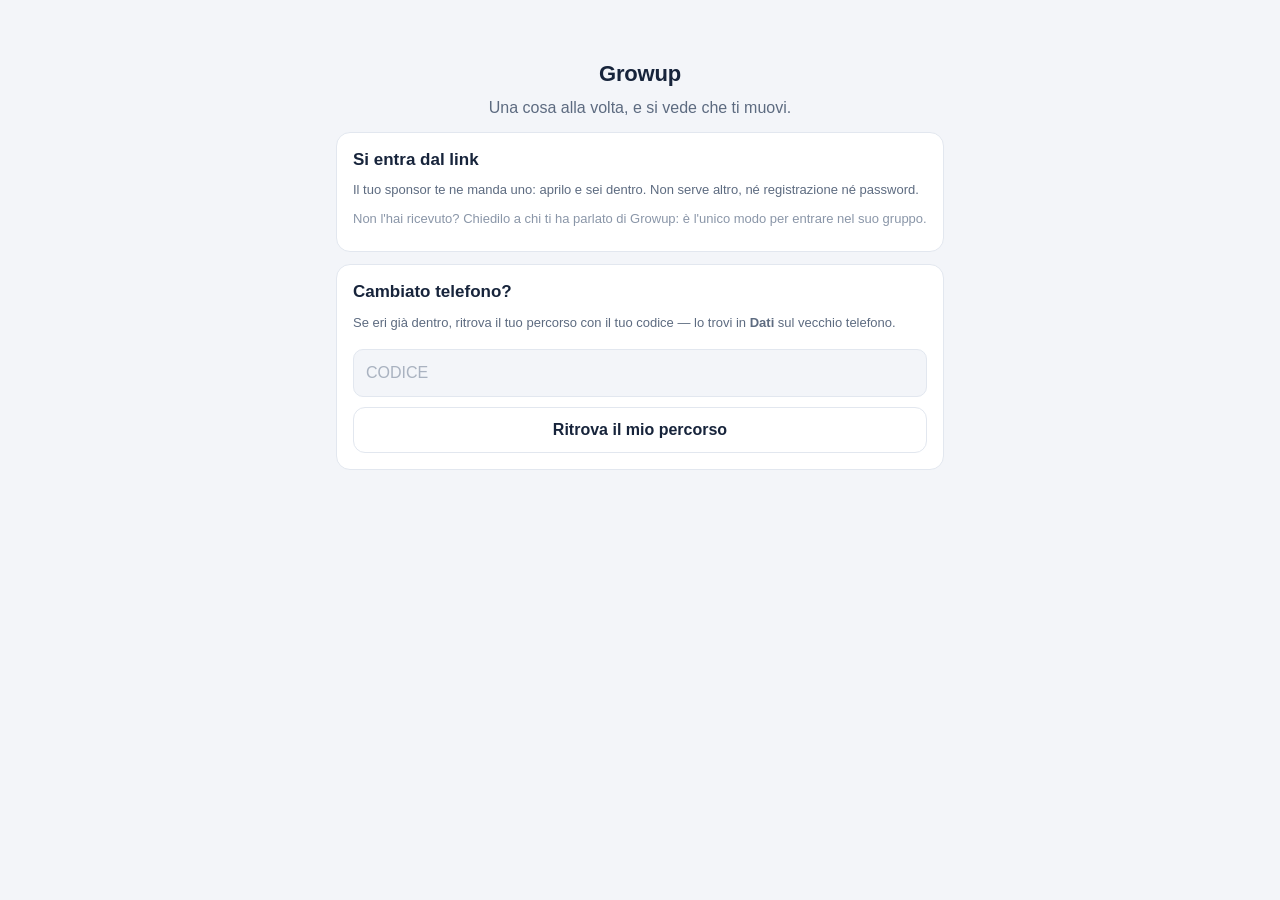
<file: growup/index.html>
<!doctype html>
<html lang="it">
<head>
<meta charset="utf-8">
<meta name="viewport" content="width=device-width, initial-scale=1, viewport-fit=cover">
<title>Growup</title>
<style>
:root{
  --bg:#f6f7f9; --card:#ffffff; --ink:#14181f; --ink2:#5b6472; --ink3:#8b95a3;
  --line:#e3e7ec; --accent:#1f6feb; --accent-ink:#ffffff;
  --verde:#1a9c5b; --giallo:#c98a00; --rosso:#d64545; --stella:#8b5cf6;
  --r:14px; --pad:16px;
}
@media (prefers-color-scheme:dark){
  :root:not([data-theme="light"]){
    --bg:#0f1116; --card:#171a21; --ink:#eef1f5; --ink2:#a3adbb; --ink3:#6f7987;
    --line:#252a33; --accent:#4b8ef7;
    --verde:#3ec27f; --giallo:#e2a93b; --rosso:#f0736f; --stella:#a78bfa;
  }
}
:root[data-theme="dark"]{
  --bg:#0f1116; --card:#171a21; --ink:#eef1f5; --ink2:#a3adbb; --ink3:#6f7987;
  --line:#252a33; --accent:#4b8ef7;
  --verde:#3ec27f; --giallo:#e2a93b; --rosso:#f0736f; --stella:#a78bfa;
}
*{box-sizing:border-box}
html,body{margin:0;padding:0}
body{
  background:var(--bg); color:var(--ink);
  font:16px/1.5 -apple-system,BlinkMacSystemFont,"Segoe UI",Roboto,Helvetica,Arial,sans-serif;
  -webkit-text-size-adjust:100%;
  padding-bottom:calc(72px + env(safe-area-inset-bottom));
}
.wrap{max-width:640px;margin:0 auto;padding:var(--pad)}
h1,h2,h3{margin:0;line-height:1.25}
h1{font-size:22px;letter-spacing:-.01em}
h2{font-size:17px}
h3{font-size:15px}
p{margin:.5em 0}
small,.small{font-size:13px;color:var(--ink2)}
.muted{color:var(--ink2)}
.faint{color:var(--ink3)}
.card{background:var(--card);border:1px solid var(--line);border-radius:var(--r);padding:var(--pad);margin:12px 0}
.card.tight{padding:12px}
.row{display:flex;gap:10px;align-items:center}
.row.wrap{flex-wrap:wrap}
.spread{display:flex;gap:10px;align-items:center;justify-content:space-between}
.grow{flex:1;min-width:0}
.stack>*+*{margin-top:10px}
.btn{
  display:inline-flex;align-items:center;justify-content:center;gap:8px;
  min-height:46px;padding:0 16px;border-radius:12px;border:1px solid var(--line);
  background:var(--card);color:var(--ink);font:inherit;font-weight:600;cursor:pointer;
  text-decoration:none;
}
.btn:active{transform:translateY(1px)}
.btn.primary{background:var(--accent);border-color:var(--accent);color:var(--accent-ink)}
.btn.wide{width:100%}
.btn.small{min-height:38px;padding:0 12px;font-size:14px;font-weight:600}
.btn.ghost{background:transparent}
.btn[disabled]{opacity:.45;pointer-events:none}
a{color:var(--accent)}
input,select,textarea{
  font:inherit;color:var(--ink);background:var(--bg);
  border:1px solid var(--line);border-radius:10px;padding:11px 12px;width:100%;min-height:46px;
}
textarea{min-height:90px;resize:vertical}
input::placeholder,textarea::placeholder{color:var(--ink3);opacity:.7}
label.field{display:block;margin:12px 0 0}
label.field>span{display:block;font-size:13px;color:var(--ink2);margin-bottom:5px}
.bar{height:10px;border-radius:99px;background:var(--line);overflow:hidden}
.bar>i{display:block;height:100%;background:var(--accent);border-radius:99px}
.pill{display:inline-flex;align-items:center;gap:6px;font-size:12px;font-weight:700;
  padding:4px 9px;border-radius:99px;border:1px solid var(--line);color:var(--ink2);white-space:nowrap}
.pill.v{color:var(--verde);border-color:color-mix(in srgb,var(--verde) 35%,transparent)}
.pill.g{color:var(--giallo);border-color:color-mix(in srgb,var(--giallo) 35%,transparent)}
.pill.r{color:var(--rosso);border-color:color-mix(in srgb,var(--rosso) 35%,transparent)}
.pill.s{color:var(--stella);border-color:color-mix(in srgb,var(--stella) 40%,transparent)}
.dot{width:9px;height:9px;border-radius:99px;background:var(--ink3);flex:none}
.dot.v{background:var(--verde)} .dot.g{background:var(--giallo)} .dot.r{background:var(--rosso)}
.dot.n{background:transparent;box-shadow:inset 0 0 0 2px var(--ink3)}
.steps{list-style:none;margin:0;padding:0}
.steps li{display:flex;gap:12px;padding:11px 0;border-top:1px solid var(--line)}
.steps li:first-child{border-top:0}
.steps .mark{width:22px;flex:none;text-align:center;color:var(--ink3);font-weight:700}
.steps li.done .mark{color:var(--verde)}
.steps li.now{background:linear-gradient(90deg,color-mix(in srgb,var(--accent) 9%,transparent),transparent);
  margin:0 -8px;padding-left:8px;padding-right:8px;border-radius:10px}
.steps li.now .mark{color:var(--accent)}
.steps li.future .t{color:var(--ink3)}
.tabs{position:fixed;left:0;right:0;bottom:0;background:var(--card);border-top:1px solid var(--line);
  display:flex;padding:6px 4px calc(6px + env(safe-area-inset-bottom));z-index:30}
.tabs button{flex:1;background:none;border:0;color:var(--ink3);font:inherit;font-size:11px;font-weight:600;
  padding:6px 2px;min-height:56px;display:flex;flex-direction:column;align-items:center;gap:3px;cursor:pointer}
.tabs button b{font-size:19px;line-height:1;font-weight:400}
.tabs button.on{color:var(--accent)}
.sheet{position:fixed;inset:0;background:rgba(8,10,14,.5);z-index:50;display:flex;align-items:flex-end}
.sheet-box{background:var(--card);width:100%;max-width:640px;margin:0 auto;border-radius:18px 18px 0 0;
  max-height:88vh;display:flex;flex-direction:column}
.sheet-head{padding:14px var(--pad);border-bottom:1px solid var(--line);display:flex;gap:10px;align-items:center}
.sheet-body{padding:var(--pad);overflow:auto;-webkit-overflow-scrolling:touch}
.sheet-foot{padding:12px var(--pad) calc(12px + env(safe-area-inset-bottom));border-top:1px solid var(--line)}
.x{margin-left:auto;background:none;border:0;color:var(--ink2);font-size:24px;line-height:1;
  width:44px;height:44px;cursor:pointer}
.kpi{display:grid;grid-template-columns:repeat(3,1fr);gap:8px}
.kpi div{background:var(--bg);border:1px solid var(--line);border-radius:12px;padding:10px}
.kpi b{display:block;font-size:20px}
.kpi span{font-size:11px;color:var(--ink2);display:block;line-height:1.3}
.person{display:flex;gap:12px;align-items:center;padding:12px 0;border-top:1px solid var(--line);
  width:100%;background:none;border-left:0;border-right:0;border-bottom:0;color:inherit;font:inherit;
  text-align:left;cursor:pointer;min-height:60px}
.person:first-of-type{border-top:0}
.person .chev{color:var(--ink3);flex:none}
.nodo-riga{display:flex;align-items:center;gap:2px}
.rami{margin-left:9px;padding-left:7px;border-left:1px solid var(--line)}
.tw{flex:none;width:24px;min-height:44px;background:none;border:0;color:var(--ink3);
  font-size:13px;cursor:pointer;padding:0}
.tw.vuoto{pointer-events:none;opacity:.35}
.nodo-riga .person{border-top:0;padding:9px 0;min-height:52px}
.sotto{font-size:11px;font-weight:700;color:var(--ink2);background:var(--bg);
  border:1px solid var(--line);border-radius:99px;padding:2px 7px;white-space:nowrap}
.tag{font-size:11px;font-weight:700;color:var(--ink2);text-transform:uppercase;letter-spacing:.06em}
.warn{background:color-mix(in srgb,var(--giallo) 12%,var(--card));border-color:color-mix(in srgb,var(--giallo) 35%,var(--line))}
.micro{list-style:none;margin:8px 0 2px;padding:0}
.micro li{display:flex;gap:8px;padding:3px 0;font-size:14px;color:var(--ink)}
.micro li.ok{color:var(--ink2)}
.micro .m{width:14px;flex:none;color:var(--ink3);font-weight:700}
.micro li.ok .m{color:var(--verde)}
.micro small{display:block;color:var(--ink3)}
.chk small{display:block;color:var(--ink3);font-weight:400}
.chk .mstat{width:24px;flex:none;text-align:center;font-weight:700;color:var(--ink3);font-size:17px}
.chk .mstat.ok{color:var(--verde)}
.chk.ok .grow{color:var(--ink2)}
.btn.tolgo{background:transparent;border-color:transparent;color:var(--rosso);font-weight:600}
.sec{margin-top:22px}
.sec>.tag{display:block;margin-bottom:6px}
.empty{text-align:center;color:var(--ink2);padding:28px 8px}
.empty b{display:block;color:var(--ink);margin-bottom:6px}
.chk{display:flex;gap:12px;align-items:center;padding:13px 0;border-top:1px solid var(--line);min-height:52px}
.chk:first-child{border-top:0}
.chk input{width:24px;height:24px;min-height:0;flex:none}
.code{font-family:ui-monospace,SFMono-Regular,Menlo,monospace;font-size:15px;letter-spacing:.08em;
  background:var(--bg);border:1px solid var(--line);border-radius:8px;padding:6px 10px;display:inline-block}
.toast{position:fixed;left:50%;transform:translateX(-50%);bottom:calc(86px + env(safe-area-inset-bottom));
  background:var(--ink);color:var(--bg);padding:11px 16px;border-radius:12px;font-size:14px;font-weight:600;
  z-index:80;max-width:88%;text-align:center}
@media (max-width:560px){ .btn{min-height:48px} .kpi b{font-size:18px} }

/* ================================================================
   RIDISEGNO -- due schermate (il mio percorso / il mio gruppo)
   Impaginazione presa dal pilota: testata col doppio pulsante, numeri grandi in card,
   tappe a griglia, checklist coi nomi, azione su fondo scuro, organigramma.
   ================================================================ */
:root{
  --bg:#f3f5f9; --card:#ffffff; --ink:#17243b; --ink2:#5d6b80; --ink3:#8a96a8; --line:#e2e7ef;
  --navy:#17263f; --navy-ink:#ffffff; --scuro:#17263f; --scuro-ink:#ffffff; --scuro-2:#9fb0c9;
  --oro:#f2b33d; --oro-ink:#1a2233; --oro-soft:#fdf3dc; --oro-testo:#8a6412;
  --verde:#3f8a74; --verde-soft:#e3f1eb; --accent:#17263f; --accent-ink:#ffffff;
}
@media (prefers-color-scheme:dark){
  :root:not([data-theme="light"]){
    --bg:#0e131c; --card:#161d2a; --ink:#e9eef6; --ink2:#a4b0c2; --ink3:#6f7c90; --line:#263043;
    --navy:#e9eef6; --navy-ink:#0e131c; --scuro:#1c2940; --scuro-ink:#ffffff; --scuro-2:#9fb0c9;
    --oro-soft:#33280f; --oro-testo:#f3c867; --verde:#5fbf9f; --verde-soft:#16312a;
    --accent:#e9eef6; --accent-ink:#0e131c;
  }
}
:root[data-theme="dark"]{
  --bg:#0e131c; --card:#161d2a; --ink:#e9eef6; --ink2:#a4b0c2; --ink3:#6f7c90; --line:#263043;
  --navy:#e9eef6; --navy-ink:#0e131c; --scuro:#1c2940; --scuro-ink:#ffffff; --scuro-2:#9fb0c9;
  --oro-soft:#33280f; --oro-testo:#f3c867; --verde:#5fbf9f; --verde-soft:#16312a;
  --accent:#e9eef6; --accent-ink:#0e131c;
}
body{padding-bottom:28px}
#tabs{display:none!important}
.vh{position:absolute;width:1px;height:1px;overflow:hidden;clip:rect(0 0 0 0);white-space:nowrap}

.testa{display:flex;align-items:center;justify-content:space-between;gap:12px;
  margin:calc(-1*var(--pad)) calc(-1*var(--pad)) 0;padding:12px var(--pad);
  background:var(--card);border-bottom:1px solid var(--line)}
.marca{display:flex;align-items:center;gap:10px;font-weight:800;font-size:21px;letter-spacing:-.02em}
.marca svg{width:34px;height:34px;flex:none}
.scambio{display:flex;gap:6px}
.scambio button{display:flex;align-items:center;gap:6px;min-height:46px;min-width:50px;padding:0 13px;
  border-radius:13px;border:0;background:transparent;color:var(--ink2);font:inherit;font-weight:700;
  font-size:14px;cursor:pointer}
.scambio button.on{background:var(--navy);color:var(--navy-ink)}
.scambio svg{width:23px;height:23px}
.barra{display:flex;align-items:center;justify-content:space-between;gap:10px;
  margin:0 calc(-1*var(--pad));padding:12px var(--pad);background:var(--card);border-bottom:1px solid var(--line)}
.mese{position:relative;display:inline-flex;align-items:center;gap:12px;min-height:46px;padding:0 14px;
  border:1px solid var(--line);border-radius:11px;background:var(--card);font-size:15px;cursor:pointer}
.mese svg{width:19px;height:19px;color:var(--ink)}
.mese input{position:absolute;inset:0;width:100%;height:100%;opacity:0;cursor:pointer;border:0}
.btn-scuro{display:inline-flex;align-items:center;justify-content:center;gap:8px;min-height:46px;padding:0 16px;
  border-radius:12px;border:0;background:var(--navy);color:var(--navy-ink);font:inherit;font-weight:700;
  font-size:15px;cursor:pointer;white-space:nowrap}
.btn-scuro.freccia::after{content:"›";font-size:22px;line-height:1;margin-left:2px}
.btn-chiaro{display:inline-flex;align-items:center;gap:8px;min-height:44px;padding:0 14px;border-radius:12px;
  border:1px solid var(--line);background:var(--card);color:var(--ink);font:inherit;font-weight:700;
  font-size:14px;cursor:pointer;white-space:nowrap}
.btn-oro{display:inline-flex;align-items:center;gap:10px;min-height:50px;padding:0 20px;border-radius:12px;
  border:0;background:var(--oro);color:var(--oro-ink);font:inherit;font-weight:800;font-size:16px;cursor:pointer}
.avviso{margin:0 calc(-1*var(--pad));padding:10px var(--pad);background:var(--oro-soft);color:var(--oro-testo);font-size:14px}
.avviso button{background:none;border:0;color:inherit;font:inherit;font-weight:800;text-decoration:underline;
  cursor:pointer;padding:0 0 0 4px}

.eyebrow{display:block;margin-top:24px;font-size:12px;font-weight:800;letter-spacing:.15em;
  text-transform:uppercase;color:var(--ink2)}
.titolo{font-size:34px;line-height:1.08;font-weight:800;letter-spacing:-.035em;margin:8px 0}
.sotto-titolo{color:var(--ink2);font-size:16px;margin:0 0 18px}

.kpi2{display:grid;grid-template-columns:1fr 1fr;gap:10px}
.kpi2.uno{grid-template-columns:1fr}
.box{display:block;background:var(--card);border:1px solid var(--line);border-radius:16px;padding:16px;
  text-align:left;font:inherit;color:inherit;width:100%;margin:0}
button.box{cursor:pointer}
.box .et{display:flex;justify-content:space-between;gap:6px;font-size:13px;color:var(--ink2)}
.box .mat{color:var(--ink3)}
.box .big{font-size:34px;font-weight:800;letter-spacing:-.035em;line-height:1.05;margin:12px 0 10px}
.box .big small{font-size:15px;font-weight:500;color:var(--ink2);letter-spacing:0}
.box .cap{font-size:13px;color:var(--ink2);margin-top:10px}
.progress{height:6px;border-radius:99px;background:var(--line);overflow:hidden}
.progress i{display:block;height:100%;background:var(--verde);border-radius:99px}
.pallini{display:flex;gap:6px;flex-wrap:wrap}
.pallino{width:28px;height:28px;border-radius:50%;display:grid;place-items:center;font-size:12px;font-weight:700;
  border:1px solid var(--line);background:var(--card);color:var(--ink)}
.pallino.ok{background:var(--verde-soft);border-color:transparent;color:var(--verde)}
.pallino.vuoto{border-style:dashed}
.box.riga{display:flex;align-items:center;justify-content:space-between;margin-top:10px}
.box.riga .big{margin:0;font-size:30px}

.sez{display:flex;align-items:baseline;justify-content:space-between;gap:10px;margin:28px 0 12px}
.sez h2{font-size:21px;font-weight:800;letter-spacing:-.02em}
.sez span{font-size:13px;color:var(--ink2)}

.tappe{display:grid;grid-template-columns:repeat(3,1fr);background:var(--card);border:1px solid var(--line);
  border-radius:16px;overflow:hidden}
.tappa{position:relative;padding:14px 12px 16px;border-right:1px solid var(--line);border-bottom:1px solid var(--line);min-height:122px}
.tappa:nth-child(3n){border-right:0}
.tappa:nth-last-child(-n+3){border-bottom:0}
.tappa .badge{width:36px;height:36px;border-radius:50%;display:grid;place-items:center;font-size:13px;
  font-weight:800;background:var(--bg);color:var(--ink)}
.tappa.fatta .badge{background:var(--verde-soft);color:var(--verde);font-size:17px}
.tappa.fatta.saltata .badge{background:var(--line);color:var(--ink2)}
.tappa.ora{background:var(--oro-soft)}
.tappa.ora::after{content:"";position:absolute;left:0;right:0;bottom:0;height:3px;background:var(--oro)}
.tappa.ora .badge{background:var(--oro);color:var(--oro-ink)}
.tappa b{display:block;margin-top:12px;font-size:14px;line-height:1.25}
.tappa small{display:block;margin-top:4px;font-size:12px;color:var(--ink2);line-height:1.3}
.tappa.poi b{color:var(--ink2)}
.tappa .mira{display:block;margin-top:6px;font-size:11px;font-weight:800;color:var(--oro-testo);font-style:normal}

.lista{background:var(--card);border:1px solid var(--line);border-radius:16px;padding:4px 18px 18px;margin-top:12px}
.testa-lista{display:flex;justify-content:space-between;align-items:center;gap:10px;padding:14px 0 8px}
.voce{position:relative;display:flex;align-items:center;gap:14px;padding:13px 0;min-height:54px;width:100%;
  border:0;border-top:1px solid var(--line);background:none;font:inherit;color:inherit;text-align:left}
.lista > .voce:first-child{border-top:0}
button.voce, label.voce{cursor:pointer}
.voce input{position:absolute;opacity:0;width:1px;height:1px}
.cb{width:22px;height:22px;border-radius:5px;border:1.5px solid var(--ink3);flex:none;display:grid;
  place-items:center;background:var(--card)}
.cb.on, .voce input:checked + .cb{background:var(--verde);border-color:var(--verde)}
.cb.on::after, .voce input:checked + .cb::after{content:"";width:6px;height:11px;border:solid #fff;
  border-width:0 2.5px 2.5px 0;transform:translate(0,-1px) rotate(45deg)}
.voce input:focus-visible + .cb{outline:2px solid var(--oro);outline-offset:2px}
.voce .grow{flex:1;min-width:0}
.voce .grow small{display:block;color:var(--ink2);font-size:13px;margin-top:2px}
.voce .num{font-size:14px;font-weight:800;color:var(--oro-testo);white-space:nowrap}
.voce .azn{font-size:13px;font-weight:700;color:var(--ink);text-decoration:underline;white-space:nowrap}
.voce .chev{color:var(--ink3)}
.av-mini{width:36px;height:36px;border-radius:50%;display:grid;place-items:center;flex:none;
  background:var(--bg);font-weight:800;font-size:13px}
.nota-lista{font-size:14px;color:var(--ink2);margin:12px 0 16px}

.azione{background:var(--scuro);color:var(--scuro-ink);border-radius:20px;padding:22px 20px;margin:4px 0 18px}
.azione .eyebrow{margin:0;color:var(--scuro-2)}
.azione .av{width:54px;height:54px;border-radius:50%;display:grid;place-items:center;margin-top:18px;
  background:rgba(255,255,255,.1);border:1px solid rgba(255,255,255,.2);color:var(--oro);font-weight:800;font-size:17px}
.azione h2{font-size:26px;line-height:1.15;font-weight:800;letter-spacing:-.02em;margin:14px 0 8px;color:var(--scuro-ink)}
.azione p{color:#d3dbe8;margin:0 0 18px;font-size:15px}
.azione .dritta{display:flex;gap:12px;align-items:flex-start;border-top:1px solid rgba(255,255,255,.15);
  margin-top:20px;padding-top:16px;font-size:14px;color:#c4cfdf}
.azione .dritta svg{width:24px;height:24px;flex:none;color:#c4cfdf}

.azione.traguardo{display:block}
.azione.traguardo h2{margin:10px 0 14px}
.azione .req{display:flex;flex-wrap:wrap;gap:8px;margin:0 0 16px}
.azione .req span{display:inline-flex;align-items:center;gap:6px;padding:6px 10px;border-radius:999px;
  background:rgba(255,255,255,.1);border:1px solid rgba(255,255,255,.18);font-size:13px;color:#d3dbe8}
.azione .req span.ok{background:rgba(95,191,159,.18);border-color:rgba(95,191,159,.45);color:#e6f6ef}
.azione .req b{color:#fff}
.azione .scad{font-size:14px;margin:-4px 0 16px}
.azione .primo{display:flex;gap:12px;align-items:flex-start;border-top:1px solid rgba(255,255,255,.15);
  padding-top:16px;margin:0 0 18px;font-size:15px;color:#e8edf5}
.azione .primo i{font-style:normal;flex:none;width:26px;height:26px;border-radius:50%;display:grid;place-items:center;
  background:var(--oro);color:var(--oro-ink);font-weight:800;font-size:14px}
.piano{list-style:none;margin:14px 0 0;padding:0}
.piano>li{display:flex;gap:12px;padding:14px 0;border-top:1px solid var(--line)}
.piano>li:first-child{border-top:0}
.piano .n{flex:none;width:28px;height:28px;border-radius:50%;display:grid;place-items:center;
  background:var(--navy);color:var(--navy-ink);font-weight:800;font-size:14px}
.piano b{display:block;font-size:16px;line-height:1.3}
.piano small{display:block;margin-top:3px}
.piano .chips{display:flex;flex-wrap:wrap;gap:6px;margin-top:10px}
.piano .chip{border:1px solid var(--line);background:var(--card);color:var(--ink);border-radius:999px;
  padding:6px 12px;font:inherit;font-size:14px;font-weight:600;cursor:pointer;min-height:36px}
.piano .chip em{font-style:normal;color:var(--ink3);font-weight:500;margin-left:4px}
.piano .btn{margin-top:10px}
.gia{list-style:none;margin:6px 0 0;padding:0}
.gia li{display:flex;gap:10px;padding:6px 0;font-size:14px;color:var(--ink2)}
.gia li::before{content:"✓";color:var(--verde);font-weight:800}
.link-card{display:flex;align-items:center;gap:12px;margin-top:14px}
.link-card .grow{flex:1}
.link-card b{display:block;font-size:18px;margin-top:4px}
.link-card small{color:var(--ink2)}
.link-card .chev{color:var(--ink3);font-size:22px}
.piede{display:flex;justify-content:center;gap:20px;margin:22px 0 4px}
.piede button{background:none;border:0;color:var(--ink2);font:inherit;font-size:14px;text-decoration:underline;
  cursor:pointer;min-height:44px}
.indietro{display:inline-block;background:none;border:0;color:var(--ink2);font:inherit;font-size:14px;
  padding:16px 0 0;cursor:pointer;min-height:44px}

.sheet-head .indietro-f{margin-left:-6px;margin-right:2px;font-size:28px;line-height:1}
/* ---- il mio gruppo: linee, zoom, ricerca ---- */
.vpp{display:inline-block;padding:5px 10px;border-radius:8px;font-size:13px;font-weight:600}
.vpp.ok{background:var(--verde-soft);color:var(--verde)}
.vpp.no{background:var(--oro-soft);color:var(--oro-testo)}
.g-cerca{position:relative;margin-top:16px}
.g-cerca input{width:100%;min-height:48px;border:1px solid var(--line);border-radius:12px;background:var(--card);
  color:var(--ink);font:inherit;font-size:16px;padding:0 14px 0 42px}
.g-cerca svg{position:absolute;left:13px;top:50%;width:19px;height:19px;transform:translateY(-50%);color:var(--ink3)}
.g-filtri{display:flex;gap:8px;overflow-x:auto;padding:10px 0 2px;scrollbar-width:none}
.g-filtri::-webkit-scrollbar{display:none}
.g-chip{flex:none;display:inline-flex;align-items:center;gap:6px;min-height:38px;padding:0 13px;border-radius:99px;
  border:1px solid var(--line);background:var(--card);font:inherit;font-size:14px;font-weight:600;cursor:pointer;color:var(--ink2)}
.g-chip b{font-variant-numeric:tabular-nums;color:var(--ink)}
.g-chip.on{background:var(--navy);border-color:var(--navy);color:var(--navy-ink)}
.g-chip.on b{color:var(--navy-ink)}
.g-sintesi{display:flex;align-items:center;justify-content:space-between;gap:12px;margin:22px 0 10px}
.g-sintesi h2{font-size:21px;font-weight:800;letter-spacing:-.02em}
.g-sintesi > span{font-size:13px;color:var(--ink2)}
.g-ptb{display:flex;gap:12px;align-items:center;background:var(--card);border:1px solid var(--line);border-radius:14px;
  padding:12px 14px;font-size:14px;color:var(--ink2);margin-bottom:10px}
.g-ptb b{color:var(--ink)}
.g-pall{display:flex;gap:5px;flex:none}
.g-pall i{width:12px;height:12px;border-radius:50%;background:var(--line)}
.g-pall i.ok{background:var(--verde)}
.g-linee{display:flex;flex-direction:column;gap:10px}
.g-linea{display:grid;grid-template-columns:auto 1fr auto;gap:2px 12px;align-items:center;width:100%;text-align:left;font:inherit;
  color:inherit;background:var(--card);border:1px solid var(--line);border-radius:16px;padding:14px;cursor:pointer}
.g-av{width:44px;height:44px;border-radius:50%;display:grid;place-items:center;background:var(--bg);font-weight:800;font-size:14px;flex:none}
.g-linea .g-av{grid-row:span 2}
.g-nm{font-weight:800;font-size:16px}
.g-st{font-size:13px;color:var(--ink2)}
.g-chev{grid-row:span 2;color:var(--ink3);font-size:22px}
.g-corpo{grid-column:1 / -1;margin-top:10px}
.g-vl{display:flex;align-items:center;gap:10px;font-size:13px;color:var(--ink2)}
.g-barra{flex:1;height:7px;border-radius:99px;background:var(--line);overflow:hidden}
.g-barra i{display:block;height:100%;background:var(--oro);border-radius:99px}
.g-barra i.ok{background:var(--verde)}
.g-vl strong{font-size:15px;color:var(--ink);font-variant-numeric:tabular-nums;white-space:nowrap}
.g-meta{display:flex;flex-wrap:wrap;gap:6px;margin-top:10px}
.g-tag{display:inline-flex;align-items:center;padding:4px 9px;border-radius:8px;font-size:12px;font-weight:600;background:var(--bg);color:var(--ink2)}
.g-tag.ok{background:var(--verde-soft);color:var(--verde)}
.g-tag.no{background:var(--oro-soft);color:var(--oro-testo)}
.g-tag.fermo{background:var(--rosso-soft);color:var(--rosso)}
.g-tag.mano, .g-piu.mano{background:transparent;box-shadow:inset 0 0 0 1px var(--ink3);color:var(--ink2)}
.accesso{border-left:4px solid var(--verde)}
.accesso.no{border-left-color:var(--ink3);background:var(--bg)}
.accesso.fermo{border-left-color:var(--rosso)}
.g-tag.hl{box-shadow:inset 0 0 0 2px var(--navy);color:var(--ink)}
.g-briciole{display:flex;flex-wrap:wrap;align-items:center;gap:4px;margin:20px 0 10px;font-size:14px}
.g-briciole button{background:none;border:0;padding:6px 4px;min-height:40px;cursor:pointer;color:var(--ink2);font:inherit;font-weight:600}
.g-briciole button:last-of-type{color:var(--ink);font-weight:800}
.g-briciole span{color:var(--ink3)}
.g-radice{display:flex;gap:14px;align-items:flex-start;background:var(--card);border:1px solid var(--line);border-radius:18px;padding:16px}
.g-radice .g-av{width:56px;height:56px;font-size:17px}
.g-info{flex:1;min-width:0}
.g-info h3{font-size:19px;font-weight:800}
.g-azioni{display:flex;flex-wrap:wrap;gap:8px;margin-top:12px}
.g-figli{position:relative;display:grid;grid-template-columns:repeat(3,minmax(0,1fr));gap:12px 10px;padding-top:24px}
.g-figli::before{content:"";position:absolute;top:0;left:50%;height:12px;border-left:1.5px solid var(--line)}
.g-figli::after{content:"";position:absolute;top:12px;left:16.6%;right:16.6%;border-top:1.5px solid var(--line)}
.g-figli.uno{grid-template-columns:150px;justify-content:center}
.g-figli.uno::before{height:24px}
.g-figli.uno::after{display:none}
.g-figli.due{grid-template-columns:repeat(2,150px);justify-content:center}
.g-figli.due::after{left:calc(50% - 80px);right:calc(50% - 80px)}
.g-figli > .g-nodo:nth-child(-n+3)::before{content:"";position:absolute;top:-12px;left:50%;height:12px;border-left:1.5px solid var(--line)}
.g-figli.uno > .g-nodo::before{display:none}
.g-nodo{position:relative;display:flex;flex-direction:column;align-items:center;gap:4px;width:100%;min-width:0;padding:12px 6px 10px;
  background:var(--card);border:1px solid var(--line);border-radius:14px;cursor:pointer;font:inherit;color:inherit}
.g-nodo .g-av{width:38px;height:38px;font-size:13px}
.g-nodo b{font-size:13px;line-height:1.2;text-align:center;overflow-wrap:anywhere}
.g-nodo .vpp{margin-top:2px;font-size:12px;font-weight:700;padding:3px 8px}
.g-piu{font-size:11px;font-weight:800;color:var(--ink2);background:var(--bg);border-radius:99px;padding:2px 8px;text-align:center}
.g-dot{position:absolute;top:9px;right:9px;width:9px;height:9px;border-radius:50%;background:var(--rosso)}
.g-nodo.spento{opacity:.3}
.g-nodo.trovato,.g-linea.trovato{border-color:var(--navy);box-shadow:0 0 0 2px var(--navy)}
.dove{display:flex;flex-wrap:wrap;align-items:center;justify-content:space-between;gap:8px 12px;margin:12px 0 4px}
.dove .small{color:var(--ink2);line-height:1.8}
.dove-n{background:none;border:0;padding:0;font:inherit;font-size:13px;font-weight:700;color:var(--ink);
  text-decoration:underline;cursor:pointer}
.voce small.dove-l{color:var(--ink);font-weight:600}
.g-diretti{display:flex;justify-content:space-between;font-size:13px;color:var(--ink2);margin:14px 2px 0}
.g-legenda{display:flex;flex-wrap:wrap;gap:14px;font-size:12px;color:var(--ink2);margin-top:8px}
.g-legenda i{display:inline-block;width:9px;height:9px;border-radius:50%;margin-right:5px;vertical-align:middle}
.g-legenda i.ok{background:var(--verde)} .g-legenda i.no{background:var(--oro)} .g-legenda i.fermo{background:var(--rosso)}
.g-vuoto{text-align:center;color:var(--ink2);font-size:14px;padding:20px 8px;background:var(--card);border:1px dashed var(--line);border-radius:14px}

:root{ --rosso-soft:#fbe9e8; }
@media (prefers-color-scheme:dark){ :root:not([data-theme="light"]){ --rosso-soft:#3a1a1a; } }
:root[data-theme="dark"]{ --rosso-soft:#3a1a1a; }

@media (max-width:380px){
  .titolo{font-size:30px}
  .box .big{font-size:30px}
  .btn-scuro{padding:0 12px;font-size:14px}
}

</style>
</head>
<body>
<div class="wrap" id="app"></div>
<nav class="tabs" id="tabs"></nav>

<script>
"use strict";

/* ============================================================
   GROWUP — funnel comportamentale, tre ruoli (nuovo / sponsor / leader)
   Un file solo. I dati vivono nel browser (localStorage).
   Le fasi NON sono temporali: la fase è il punto più avanzato raggiunto,
   il tempo dice soltanto se sei in linea, lento o veloce.
   ============================================================ */

/* ---- 1. Configurazione: le sei fasi, le finestre, le dichiarazioni ---- */

const FASI = [
  /* La fase in cui sei e' l'obiettivo su cui stai lavorando, non uno gia' raggiunto:
     in Fase 2 stai andando verso il Path to Bronze, non ce l'hai.
     `domanda` e' la lingua del leader (serve a giudicare), `traguardo` quella di chi
     il percorso lo sta facendo. Non vanno mai scambiate di schermata. */
  { n:0, nome:"Si parte",          breve:"Si parte",    finestra:14,
    traguardo:"Il primo ordine",            domanda:"Ha iniziato davvero?" },
  { n:1, nome:"I primi 100 VP",    breve:"Primi 100 VP", finestra:14,
    traguardo:"100 VP personali in un mese", domanda:"Fa ciò che ha detto di voler fare?" },
  { n:2, nome:"Path to Bronze",    breve:"Path to Bronze", finestra:90,
    traguardo:"3 linee da 100 VP e 100 tuoi", domanda:"Sta costruendo la sua base?" },
  { n:3, nome:"Bronze Foundation", breve:"Foundation",  finestra:180,
    traguardo:"9% — 1.200 VP di gruppo",     domanda:"Le sue persone camminano da sole?" },
  { n:4, nome:"Bronze Builder",    breve:"Builder",     finestra:null,
    traguardo:"15% — 4.000 VP di gruppo",    domanda:"Fa lavorare altre persone?" },
  { n:5, nome:"Argento",           breve:"Argento",     finestra:null,
    traguardo:"21% — 10.000 VP di gruppo",   domanda:"" }
];

/* Soglie del semaforo e della pipeline. Qui si tarano, in un posto solo. */
const SOGLIE = {
  vpAttivazione: 100,
  /* Parametri di qualifica presi dai documenti ufficiali CumLaude21 (02-05).
     Valgono TUTTI nello stesso mese commerciale. */
  ptb:        { linee:3, vpLinea:100, vpPersonali:100 },                    // Path to Bronze
  foundation: { linee:3, vpLinea:200, vpPersonali:100, vpGruppo:1200 },     // 9%
  builder:    { linee:3, vpLinea:600, vpPersonali:200, vpGruppo:4000 },     // 15%
  argento:    { linee:2,               vpGruppo:10000 },                    // 21%
  verdeGiorni: 7,          // ultimo aggiornamento entro N giorni -> verde
  gialloGiorni: 14,        // oltre -> rosso
  freqAperture: 4,         // aperture negli ultimi 14 gg per il segnale "usa il sistema"
  personeSegnale: 2,       // sponsorizzazioni per il segnale "porta persone"
  segnaliPerPipeline: 3    // quanti segnali accesi servono per entrare in pipeline
};

/* I traguardi dichiarabili: fatti, non sensazioni. */
const FATTI = [
  { t:"primo_ordine",   label:"Primo ordine fatto",       fase:0 },
  { t:"path_to_bronze", label:"Path to Bronze",           fase:2 },
  { t:"foundation",     label:"Bronze Foundation",        fase:3 },
  { t:"builder",        label:"Bronze Builder",           fase:4 },
  { t:"argento",        label:"Argento",                  fase:5 }
];

/* ---- I gradini economici: dalla cifra che vuoi, la struttura che serve ----
   Cifre, struttura e tempi vengono dai documenti ufficiali CumLaude21 (00 Strategia
   START-Argento e 02-05), che li riprendono dal Calcolatore dei Guadagni Amway.
   Sono simulazioni a valore didattico: non sono una promessa ne' una garanzia di reddito,
   e vanno mostrate sempre con la loro nota. Si tarano qui, in un posto solo. */
const VP_EURO = 2.26194;                       // quanto vale 1 VP in Italia
const GRADINI = [
  { k:"path_to_bronze", fase:2, nome:"Path to Bronze", livello:null,
    euro:167.14, media:"circa 60 giorni", vpGruppo:null,
    struttura:["3 nuove prime linee da 100 VP ciascuna",
               "100 VP personali tuoi",
               "tutto nello stesso mese"] },
  { k:"foundation", fase:3, nome:"Bronze Foundation", livello:"9%",
    euro:444.65, media:"90-120 giorni", vpGruppo:1200,
    struttura:["1.200 VP di gruppo nel mese",
               "3 linee frontali da 200 VP ciascuna",
               "100 VP personali tuoi"] },
  { k:"builder", fase:4, nome:"Bronze Builder", livello:"15%",
    euro:1187.08, media:"150-180 giorni", vpGruppo:4000,
    struttura:["4.000 VP di gruppo nel mese",
               "3 linee frontali da 600 VP ciascuna",
               "200 VP personali tuoi"] },
  { k:"argento", fase:5, nome:"Argento", livello:"21%",
    euro:4533.94, media:"circa 300 giorni", vpGruppo:10000,
    struttura:["10.000 VP di gruppo nel mese",
               "distribuiti su almeno 2 linee commerciali"] }
];
/* IL PEZZO CHE MANCA ALLE SIMULAZIONI.
   Le cifre dei gradini comprendono coupon, bonus da tabella e incentivi, ma -- lo dice il
   documento 00 -- **escludono il guadagno dalla vendita al dettaglio**. Confrontare la cifra
   che uno vuole con una simulazione incompleta lo manda un gradino piu' su del necessario:
   chi vuole 200 € si vedeva proporre la Bronze Foundation, quando il Path to Bronze piu' i
   suoi clienti ci arriva gia'. Il margine qui sotto e' l'esempio ufficiale del documento 08
   (10 clienti abituali da 50 € al mese = 500 € di fatturato, circa 80 € netti). */
const CLIENTI = { quanti:10, spesa:50, margine:80 };
function totaleDi(g){ return g.euro + CLIENTI.margine; }

const NOTA_CIFRE = "Simulazione dal Calcolatore dei Guadagni Amway: ha valore didattico e di "
  + "riferimento, non è una promessa né una garanzia di reddito. I numeri veri stanno nel tuo "
  + "ufficio virtuale Amway.";

/* Il primo gradino che arriva alla cifra chiesta, contando anche il margine sui clienti.
   Oltre l'ultimo, si punta all'ultimo. */
function gradinoPer(euro){
  const e = Number(euro)||0;
  if(e<=0) return null;
  return GRADINI.find(g => totaleDi(g) >= e) || GRADINI[GRADINI.length-1];
}
function fatturatoDi(vp){ return Math.round(vp * VP_EURO); }
/* 1187.08 -> "1.187,08": il punto separa le migliaia, la virgola i centesimi. */
function euroIt(n){
  const x = Number(n)||0, i = Math.floor(x), c = Math.round((x - i) * 100);
  return num(i) + "," + String(c).padStart(2, "0");
}

/* ---- 2. Stato e persistenza ---- */

/* L'indirizzo del foglio e' scritto qui dentro: cosi' ogni installazione sa gia' dove
   sincronizzarsi, e puo' CHIEDERE al foglio se un capofila esiste gia' prima di lasciarne
   nascere un secondo. Non e' un segreto: viaggia comunque in ogni link d'invito. */
const FOGLIO_URL = "https://script.google.com/macros/s/AKfycbz_3sBMgoKh-6MjqiwmMdKP4AvexV_WX0yK2_pmrwFFMvlkSuog-0lv75kiNTzzLHkT/exec";

const CHIAVE = "growup.v1";
const CHIAVE_VECCHIA = "avanti.v1";   // l'app si chiamava Avanti: si travasa una volta e basta
const OGGI = () => new Date();

let S = carica();
let vista = "percorso";
let apertoId = null;      // scheda persona aperta
let foglio = null;        // foglio ancorato in basso
/* Il mese che si sta guardando. null = il mese in corso. Un mese passato e' l'archivio:
   tutti i numeri (VP propri, linee, struttura) sono quelli di quel mese, e non si scrive. */
let meseVista = null;
function meseMostrato(){ return meseVista || meseOra(); }
function inArchivio(){ return !!meseVista && meseVista !== meseOra(); }
/* ---- Il mese chiuso com'era ----
   Guardando un mese passato l'app si rimette alla sua ultima ora: conta solo i fatti fino a
   quel momento (step, traguardi, primo ordine, aperture) e solo le persone gia' entrate.
   Chi e' stato tolto DOPO quel mese allora c'era, e ricompare. Quello che non ha data non si
   ricostruisce: lo sponsor e il nome sono quelli di oggi. */
function taglio(){
  if(!inArchivio()) return null;
  const [a,b] = meseVista.split("-").map(Number);
  return new Date(Date.UTC(a, b, 1) - 1).toISOString();      // l'ultimo millesimo del mese
}
function oggiVista(){ const t = taglio(); return t ? new Date(t) : OGGI(); }
function cera(p){
  if(!p) return false;
  const t = taglio();
  if(!t) return !S.cancellati[p.id];
  if((p.creato||"") > t) return false;
  return !S.cancellati[p.id] || S.cancellati[p.id] > t;
}

function vuoto(){
  return { me:null, leader:null, persone:{}, eventi:[], aperture:{}, cancellati:{},
           sync:{ url:FOGLIO_URL, ultimo:null } };
}

function carica(){
  try{
    let raw = localStorage.getItem(CHIAVE);
    if(!raw){
      const vecchio = localStorage.getItem(CHIAVE_VECCHIA);
      if(!vecchio) return vuoto();
      localStorage.setItem(CHIAVE, vecchio);      // travaso, l'originale resta come rete
      raw = vecchio;
    }
    const s = Object.assign(vuoto(), JSON.parse(raw));
    for(const k in vuoto()) if(s[k]===undefined) s[k]=vuoto()[k];
    if(!s.sync.url) s.sync.url = FOGLIO_URL;
    return s;
  }catch(e){ return vuoto(); }
}

let salvaKo = false;
function salva(){
  try{ localStorage.setItem(CHIAVE, JSON.stringify(S)); salvaKo=false; }
  catch(e){ salvaKo = true; }
}

/* ---- 3. Utilità ---- */

function codice(){
  const alfabeto = "ABCDEFGHJKLMNPQRSTUVWXYZ23456789";
  let out = "";
  try{
    const b = new Uint8Array(6); crypto.getRandomValues(b);
    for(const x of b) out += alfabeto[x % alfabeto.length];
  }catch(e){
    for(let i=0;i<6;i++) out += alfabeto[Math.floor(Math.random()*alfabeto.length)];
  }
  return out;
}
function uid(){ return codice()+codice(); }
function iso(d){ return new Date(d).toISOString(); }
function giorno(d){ const t = valida(d); return t===null ? "" : new Date(t).toISOString().slice(0,10); }
function valida(d){ const t = new Date(d).getTime(); return isNaN(t) ? null : t; }
function giorniTra(a,b){
  const ta = valida(a), tb = valida(b);
  if(ta===null || tb===null) return 0;
  const ms = new Date(giorno(tb)) - new Date(giorno(ta));
  return Math.round(ms/86400000);
}
function dataIt(d){
  if(!d) return "—";
  return new Date(d).toLocaleDateString("it-IT",{day:"numeric",month:"short",year:"numeric"});
}
/* wa.me vuole solo cifre con prefisso internazionale. Se il numero non ce l'ha,
   non si indovina: si lascia solo "Chiama", che con qualunque formato funziona. */
function whatsapp(tel){
  if(!tel) return null;
  const t = String(tel).trim();
  const cifre = t.replace(/[^0-9]/g,"");
  if(t.startsWith("+")) return cifre;
  if(cifre.startsWith("00")) return cifre.slice(2);
  return null;
}
function esc(s){
  return String(s==null?"":s).replace(/[&<>"']/g, c => ({"&":"&amp;","<":"&lt;",">":"&gt;",'"':"&quot;","'":"&#39;"}[c]));
}
/* toLocaleString("it-IT") non separa i numeri di quattro cifre: 4000 restava "4000". */
function num(n){ return String(Math.round(Number(n)||0)).replace(/\B(?=(\d{3})+(?!\d))/g, "."); }
function plur(n,uno,molti){ return n===1?`${n} ${uno}`:`${n} ${molti}`; }

let toastT = null;
function toast(msg){
  document.querySelectorAll(".toast").forEach(n=>n.remove());
  const d = document.createElement("div");
  d.className="toast"; d.textContent = msg; document.body.appendChild(d);
  clearTimeout(toastT); toastT = setTimeout(()=>d.remove(), 2600);
}

/* ---- 4. Il modello: eventi come fatti, tutto il resto dedotto ---- */

function aggiungiEvento(personaId, tipo, valore, autore){
  S.eventi.push({
    id: uid(), persona: personaId, tipo, valore: valore==null?null:valore,
    at: iso(OGGI()), by: autore || S.me || personaId
  });
}
function eventiDi(id){ const t = taglio();
  return S.eventi.filter(e => e.persona===id && !S.cancellati[e.id] && (!t || (e.at||"") <= t)); }
function primoEvento(id, tipo){
  return eventiDi(id).filter(e=>e.tipo===tipo).sort((a,b)=>a.at<b.at?-1:1)[0] || null;
}
function ha(id, tipo){ return !!primoEvento(id, tipo); }
/* I VP sono un dato MENSILE: ogni qualifica si valuta dentro il mese commerciale.
   Un evento `vp` dice "a oggi, questo mese, sono a tanto": vale l'ultimo del mese. */
function mese(d){ const t = valida(d); return t===null ? "" : new Date(t).toISOString().slice(0,7); }
function meseOra(){ return mese(OGGI()); }

function vpMese(id, m){
  const v = eventiDi(id).filter(e=>e.tipo==="vp" && mese(e.at)===m).sort((a,b)=>a.at<b.at?-1:1);
  return v.length ? Number(v[v.length-1].valore)||0 : 0;
}
/* vpDi = i VP del mese in corso: e' il numero su cui si misurano le qualifiche. */
function vpDi(id){ return vpMese(id, meseMostrato()); }
/* Lo storico: un valore per mese, l'ultimo scritto in quel mese. I mesi chiusi non si
   toccano piu' -- restano li' a dire cosa e' stato fatto, e il mese in corso riparte da zero. */
function storicoVp(id){
  const per = {};
  for(const e of eventiDi(id)){
    if(e.tipo!=="vp") continue;
    const m = mese(e.at);
    if(!m) continue;
    if(!per[m] || e.at > per[m].at) per[m] = { at:e.at, vp:Number(e.valore)||0 };
  }
  return Object.keys(per).sort().reverse().map(m => ({ mese:m, vp:per[m].vp }));
}
function nomeMese(m){
  const [a,b] = String(m).split("-");
  return new Date(Number(a), Number(b)-1, 1).toLocaleDateString("it-IT",{month:"long",year:"numeric"});
}

/* Il massimo mai raggiunto in un mese: serve al traguardo d'attivazione, che si prende una volta. */
function vpMaiRaggiunti(id){
  let max = 0;
  for(const e of eventiDi(id)) if(e.tipo==="vp") max = Math.max(max, Number(e.valore)||0);
  return max;
}
/* Volume di gruppo del mese: i propri VP piu' quelli di tutto il ramo. */
function vpGruppo(id){
  return vpDi(id) + discendenti(id).reduce((t,x)=>t+vpDi(x.id), 0);
}
/* Volume di una linea frontale nel mese: quella persona piu' tutto cio' che ha sotto. */
function vpLinea(id){
  return vpDi(id) + discendenti(id).reduce((t,x)=>t+vpDi(x.id), 0);
}
/* Quante linee frontali hanno fatto almeno tot VP nel mese. */
function lineeCon(id, soglia){ return figliDi(id).filter(x=>vpLinea(x.id) >= soglia).length; }
function contaEventi(id, tipo){ return eventiDi(id).filter(e=>e.tipo===tipo).length; }
function figliDi(id){
  return Object.values(S.persone).filter(p => p.sponsor===id && cera(p));
}
function discendenti(id, out){
  out = out || [];
  for(const f of figliDi(id)){ out.push(f); discendenti(f.id, out); }
  return out;
}
/* Attivato = ha fatto i primi 100 VP in un mese. Il primo cliente non e' piu' un requisito
   di tappa (scelta del 26 settembre 2026): resta solo come fatto registrabile. */
function attivato(id){ return vpMaiRaggiunti(id) >= SOGLIE.vpAttivazione; }
function haDuplicato(id){ return figliDi(id).some(f => vpMaiRaggiunti(f.id) >= SOGLIE.vpAttivazione); }

/* La fase e' l'obiettivo su cui stai lavorando: sali quando chiudi il precedente.
   I nomi vecchi (pct15/pct21/platino) restano accettati per non perdere dati. */
function haBuilder(id){ return ha(id,"builder") || ha(id,"pct15"); }
function haArgento(id){ return ha(id,"argento") || ha(id,"pct21") || ha(id,"platino"); }

/* Il primo ordine si da' per fatto anche quando nessuno l'ha spuntato ma ci sono VP segnati:
   chi ha dei VP un ordine l'ha fatto. Succede sempre quando lo sponsor aggiorna i VP di una
   persona nuova dalla sua scheda. */
function vpPrimoPositivo(id){
  return eventiDi(id).filter(e => e.tipo==="vp" && Number(e.valore) > 0).sort((a,b)=>a.at<b.at?-1:1)[0] || null;
}
function haPrimoOrdine(id){ return ha(id,"primo_ordine") || !!vpPrimoPositivo(id); }

function faseDi(id){
  if(haArgento(id))          return 5;   // arrivato (anche saltando le tappe in mezzo)
  if(haBuilder(id))          return 5;   // verso Argento
  if(ha(id,"foundation"))    return 4;   // verso Bronze Builder
  if(ha(id,"path_to_bronze")) return 3;  // verso Bronze Foundation
  if(attivato(id))           return 2;   // verso Path to Bronze
  if(haPrimoOrdine(id))      return 1;   // verso l'attivazione
  return 0;                              // verso il primo ordine
}
/* Chi ha chiuso anche l'ultimo: la scala e' finita. */
function scalaFinita(id){ return haArgento(id); }

/* Quante persone del proprio primo livello sono attivate (100 VP + primo cliente). */
function attivatiSotto(id){ return figliDi(id).filter(x=>attivato(x.id)).length; }

/* Le date di inizio di ogni fase. null = fase non ancora raggiunta.
   Da qui escono sia il ritmo della fase aperta sia la velocita' delle fasi chiuse. */
function inizioFasi(p){
  const primo = t => { const x = primoEvento(p.id,t); return x?x.at:null; };
  const d = [p.creato, null, null, null, null, null];
  d[1] = primo("primo_ordine") || (vpPrimoPositivo(p.id) || {}).at || null;
  const soglia = eventiDi(p.id).filter(x=>x.tipo==="vp" && Number(x.valore)>=SOGLIE.vpAttivazione)
                   .sort((a,b)=>a.at<b.at?-1:1)[0];
  const cli = primo("primo_cliente");
  if(soglia && cli) d[2] = soglia.at > cli ? soglia.at : cli;
  d[3] = primo("path_to_bronze");
  d[4] = primo("foundation");
  d[5] = primo("builder") || primo("pct15") || primo("argento") || primo("pct21") || primo("platino");
  /* una fase raggiunta implica le precedenti: riempie i buchi guardando indietro */
  for(let i=1;i<d.length;i++) if(d[i] && !d[i-1]) d[i-1] = d[i];
  /* e le date devono salire: chi segna un traguardo e solo dopo aggiorna i VP avrebbe
     l'attivazione datata dopo il Path to Bronze, e i giorni verrebbero negativi */
  for(let i=1;i<d.length;i++) if(d[i] && d[i-1] && d[i] < d[i-1]) d[i] = d[i-1];
  return d;
}
function inizioFase(p){ return inizioFasi(p)[faseDi(p.id)] || p.creato; }

/* Da quanto si e' nello step aperto. Solo il conto dei giorni, senza "in linea" o "in ritardo":
   quanto ci mette una persona non lo giudica un'app (scelta del 28 settembre 2026). */
function ritmoDi(p){
  if(inArchivio() || scalaFinita(p.id)) return null;   // su un mese chiuso non si misura
  const g = Math.max(0, giorniTra(inizioFase(p), OGGI()));
  return { k:"neutro", g, txt: g===0 ? "da oggi in questo step" : `da ${plur(g,"giorno","giorni")} in questo step` };
}

/* La velocità: solo fasi effettivamente CHIUSE, e chiuse in meno di metà finestra. */
function fasiVeloci(p){
  const d = inizioFasi(p), out = [];
  for(let i=0;i<d.length-1;i++){
    if(!d[i] || !d[i+1] || !FASI[i].finestra) continue;
    const g = giorniTra(d[i], d[i+1]);
    if(g >= 0 && g <= FASI[i].finestra*0.5) out.push({ fase:i, giorni:g, finestra:FASI[i].finestra });
  }
  return out;
}

/* Ultimo aggiornamento registrato dalla persona stessa */
function ultimoTocco(id){
  const suoi = eventiDi(id).filter(e => e.by===id);
  const ap = (S.aperture[id]||[]);
  const date = suoi.map(e=>e.at).concat(ap);
  if(!date.length) return null;
  return date.sort()[date.length-1];
}
/* Il semaforo misura l'attività REGISTRATA NELL'APP. Mai scritto "fermo". */
function semaforo(id){
  if(inArchivio()) return { k:"n", g:0, txt:"mese chiuso" };
  const t = ultimoTocco(id);
  const p = S.persone[id];
  if(!t){
    /* invitata di recente e mai entrata: è il dato del funnel, non un fallimento */
    const g0 = p ? giorniTra(p.creato, OGGI()) : 999;
    return g0 <= FASI[0].finestra
      ? { k:"n", g:g0, txt:"non ha ancora aperto l'app" }
      : { k:"r", g:g0, txt:`invitata ${g0} giorni fa, non ha mai aperto l'app` };
  }
  const g = giorniTra(t, OGGI());
  const txt = g===0 ? "ha aggiornato oggi"
            : g===1 ? "ha aggiornato ieri"
            : `non aggiorna da ${g} giorni`;
  if(g <= SOGLIE.verdeGiorni)  return { k:"v", g, txt };
  if(g <= SOGLIE.gialloGiorni) return { k:"g", g, txt };
  return { k:"r", g, txt };
}

/* I segnali: due si misurano da soli, gli altri sono dichiarati. */
function segnaliDi(id){
  const p = S.persone[id]; if(!p) return [];
  const out = [];
  const ap = (S.aperture[id]||[]).filter(d => giorniTra(d, OGGI()) <= 14).length;
  if(ap >= SOGLIE.freqAperture)
    out.push({ k:"frequenza", misurato:true, txt:`ha aperto l'app ${ap} volte in 14 giorni` });

  const vel = fasiVeloci(p);
  if(vel.length){
    const u = vel[vel.length-1];
    out.push({ k:"velocita", misurato:true,
      txt:`ha chiuso la Fase ${u.fase} in ${u.giorni} giorni su ${u.finestra}` +
          (vel.length>1?` (${vel.length} fasi in anticipo)`:"") });
  }

  const figli = figliDi(id);
  if(figli.length >= SOGLIE.personeSegnale)
    out.push({ k:"persone", misurato:false, txt:`ha portato ${plur(figli.length,"persona","persone")}` });

  if(haDuplicato(id)){
    const chi = figli.filter(f=>vpDi(f.id)>=SOGLIE.vpAttivazione).map(f=>f.nome);
    out.push({ k:"duplicazione", misurato:false,
      txt:`${chi.join(", ")} ${chi.length===1?"ha":"hanno"} superato i 100 VP` });
  }
  const tutti = eventiDi(id);
  const suoi = tutti.filter(e=>e.by===id).length;
  if(tutti.length >= 4 && suoi/tutti.length >= 0.8)
    out.push({ k:"iniziativa", misurato:true, txt:"registra da solo quello che fa" });

  const pres = contaEventi(id,"presentazione");
  if(pres >= 3) out.push({ k:"presentazioni", misurato:false, txt:`${pres} presentazioni segnate` });
  return out;
}
/* ---- Chi si sta muovendo: due parametri, scelti apposta ----
   1. AVANZA DI PASSO: ha chiuso una fase di recente, o gliene manca una voce sola.
      E' il solo modo onesto di dire "si sta muovendo": misura il cammino, non lo sforzo.
   2. TIENE AGGIORNATA L'APP: aperture e fatti segnati di sua iniziativa.
      Attenzione a cosa significa: misura l'uso dell'app, non il lavoro. Chi lavora e non
      segna non compare qui, e non va chiamato fermo -- va chiesto.
   Volutamente NON ci sono i VP ne' le persone portate: sono gia' il traguardo, e chi e'
   arrivato resterebbe in cima per sempre soffocando chi sta salendo adesso. */
const MOVIMENTO = { giorniPasso: 30, giorniUso: 14 };

/* ---- Usa l'app o no ----
   Una persona inserita a mano esiste subito nella rete, ma finche' non apre il suo link di
   accesso i suoi dati li segna lo sponsor. L'app lo sa da un fatto solo: le aperture. Chi
   non ha mai aperto l'app "non la usa"; alla prima apertura lo diventa, e lo si dice. */
function usaApp(id){ const t = taglio(); return (S.aperture[id]||[]).some(d => !t || String(d) <= t); }

/* ---- Correggere i dati di una persona ----
   Si correggono solo le persone del proprio gruppo che NON usano l'app: chi la usa i suoi
   dati li tiene da se', e una correzione dall'alto gli cambierebbe il nome sotto il naso.
   Lo sponsor nuovo si sceglie fra se' e il proprio gruppo, mai fra i discendenti della
   persona stessa: finirebbe sotto di se' e il ramo si chiuderebbe ad anello. */
function puoModificare(p){
  if(!p || !S.me || inArchivio() || p.id===S.me || p.id===S.leader || usaApp(p.id)) return false;
  return sonoLeader() || discendenti(S.me).some(x => x.id===p.id);
}
function sponsorPossibili(p){
  const vietati = new Set([p.id].concat(discendenti(p.id).map(x=>x.id)));
  const base = sonoLeader() && S.leader ? S.leader : S.me;
  return [S.persone[base]].concat(discendenti(base))
    .filter(x => x && !vietati.has(x.id) && !S.cancellati[x.id]);
}
/* Lo spostamento si scrive come fatto sul VECCHIO sponsor: il suo telefono non riceve piu'
   la scheda (non e' piu' nel suo ramo), ma riceve i suoi fatti, e da quello capisce che la
   persona e' andata altrove. Valore: "persona>sponsorNuovo". */
function applicaSpostamenti(){
  for(const e of S.eventi){
    if(e.tipo!=="spostamento" || S.cancellati[e.id] || !e.valore) continue;
    const [pid, nuovo] = String(e.valore).split(">");
    const x = S.persone[pid];
    if(x && nuovo && (x.updatedAt||"") < e.at) S.persone[pid] = Object.assign({}, x, { sponsor:nuovo, updatedAt:e.at });
  }
}
function primaApertura(id){ const a = (S.aperture[id]||[]).slice().sort(); return a[0] || null; }
function statoAccesso(id){
  if(inArchivio()) return usaApp(id)
    ? { k:"si", titolo:"Usava l'app", txt:`La usava dal ${dataIt(primaApertura(id))}.` }
    : { k:"no", titolo:"Non usava ancora l'app", txt:"In quel mese i suoi dati li segnava lo sponsor." };
  if(!usaApp(id)) return { k:"no", titolo:"Non ha ancora aperto l'app",
    txt:"Finché non apre il suo link di accesso, i suoi VP e i suoi passi li segni tu." };
  const s = semaforo(id), dal = dataIt(primaApertura(id));
  if(s.k === "r") return { k:"fermo", titolo:"Usa l'app, ma non aggiorna",
    txt:`La usa dal ${dal}, ma ${s.txt}. Chiedi come va: se lavora senza segnare, i dati aggiornali tu.` };
  return { k:"si", titolo:"Usa l'app", txt:`La usa dal ${dal} e aggiorna da sé: ${s.txt}.` };
}

function movimento(id){
  if(inArchivio()) return null;
  const p = S.persone[id]; if(!p) return null;
  const motivi = []; let punti = 0;

  const chiuse = strada(p).filter(x => giorniTra(x.quando, OGGI()) <= MOVIMENTO.giorniPasso);
  if(chiuse.length){
    punti += 3 * chiuse.length;
    const u = chiuse[chiuse.length-1], g = giorniTra(u.quando, OGGI());
    motivi.push(`ha chiuso la tappa «${FASI[u.fase].nome}» ${g<=0?"oggi":`${plur(g,"giorno","giorni")} fa`}`);
  }

  const manca = mancanti(p).filter(x => !x.fatto && !/^Segnare /.test(x.txt));
  if(manca.length === 1){ punti += 2;
    const t = manca[0].txt; motivi.push(`manca una voce sola: ${t.charAt(0).toLowerCase()+t.slice(1)}`); }

  const ap = (S.aperture[id]||[]).filter(d => giorniTra(d, OGGI()) <= MOVIMENTO.giorniUso).length;
  if(ap >= 2){ punti += Math.min(3, ap-1);
    motivi.push(`ha aperto l'app ${ap} volte in ${MOVIMENTO.giorniUso} giorni`); }

  const pa = primaApertura(id);
  if(pa && giorniTra(pa, OGGI()) <= MOVIMENTO.giorniUso){
    const g = giorniTra(pa, OGGI()); punti += 3;
    motivi.unshift(`ha aperto l'app per la prima volta ${g<=0?"oggi":g===1?"ieri":`${g} giorni fa`}`);
  }

  const suoi = eventiDi(id).filter(e => e.by===id && e.tipo!=="spostamento" && giorniTra(e.at, OGGI()) <= MOVIMENTO.giorniUso).length;
  if(suoi >= 2){ punti += 1; motivi.push(`ha segnato ${suoi} cose da solo`); }

  return punti > 0 ? { punti, motivi } : null;
}

/* Il riassunto: il ramo intero, i primi cinque che si muovono. */
function chiSiMuove(){
  if(!S.me) return [];
  return discendenti(S.me).map(x => ({ x, m:movimento(x.id) }))
    .filter(o => o.m).sort((a,b) => b.m.punti - a.m.punti).slice(0,5);
}

/* L'obiettivo dichiarato, tradotto in struttura da costruire.
   Due numeri soli: quanto vuole guadagnare al mese e tra quanto. Da quanto, esce il gradino;
   dal gradino, cosa c'e' da costruire. Il tempo NON viene giudicato: si dice la media del
   percorso e basta, perche' quanto ci mette una persona non lo decide un'app. */
function obiettivo(p){
  const d = p.dichiarato || {};
  const euroMese = Number(d.euroMese)||0;
  if(euroMese<=0) return null;
  const g = gradinoPer(euroMese);
  const mesi = Number(d.mesi)||null;
  return { euroMese, mesi, gradino:g, perche:d.perche||null,
           oltre: euroMese > totaleDi(GRADINI[GRADINI.length-1]),
           preso: false };
}

/* Cosa manca per chiudere la fase in cui sei. La domanda della fase serve al leader,
   a chi ci sta dentro serve l'elenco di quello che gli manca. */
/* I criteri di una fase qualsiasi: serve per mostrare il traguardo di costruzione
   anche a chi e' ancora all'inizio e non ci e' arrivato. */
function mancanti(p){ return criteri(p, faseDi(p.id)); }

function criteri(p, f){
  const out = [];
  const vpM = vpDi(p.id), gruppo = vpGruppo(p.id), figli = figliDi(p.id);
  /* Tre modi di chiudere una riga, e non di piu':
     - `tipo`: e' un fatto che si dichiara -> casella da spuntare (l'evento e' la verita');
     - `azione` + `bottone`: e' un numero che si aggiorna -> scorciatoia a dove si aggiorna;
     - niente: e' un numero che dipende dagli altri, e si muove quando si muovono loro. */
  const riga = (txt, fatto, nota, azione, bottone, tipo) =>
    out.push({ txt, fatto, nota: fatto?null:nota, azione: fatto?null:azione, bottone, tipo });

  if(f===0){
    riga("Iscrizione completata", true);
    riga("Il primo ordine", haPrimoOrdine(p.id), null, null, null, "primo_ordine");
    riga("Il tuo obiettivo scritto", !!(p.dichiarato && (p.dichiarato.euroMese || p.dichiarato.perche)),
         "quanto vuoi guadagnare, e perché", "apri-obiettivo", "Scrivilo adesso");
  }

  if(f===1){
    const mai = vpMaiRaggiunti(p.id);
    riga(`Arrivare a ${SOGLIE.vpAttivazione} VP in un mese`, mai>=SOGLIE.vpAttivazione,
         `sei a ${mai}, ne mancano ${Math.max(0,SOGLIE.vpAttivazione-mai)}`,
         "apri-vp", "Aggiorna i VP");
  }

  if(f===2){
    const c = SOGLIE.ptb, qualificate = lineeCon(p.id, c.vpLinea);
    riga(`${c.linee} prime linee tue`, figli.length>=c.linee, `ne hai ${figli.length}`,
         "apri-invita", "Invita una persona");
    riga(`Ognuna a ${c.vpLinea} VP questo mese`, qualificate>=c.linee,
         `${qualificate} su ${c.linee} ci sono arrivate`);
    riga(`${c.vpPersonali} VP personali tuoi questo mese`, vpM>=c.vpPersonali, `sei a ${vpM}`,
         "apri-vp", "Aggiorna i VP");
    riga("Segnare il Path to Bronze quando arriva", false);
  }

  if(f===3 || f===4){
    const c = f===3 ? SOGLIE.foundation : SOGLIE.builder;
    const nome = f===3 ? "la Bronze Foundation" : "il Bronze Builder";
    const livello = f===3 ? "9%" : "15%";
    const qualificate = lineeCon(p.id, c.vpLinea);
    riga(`${num(c.vpGruppo)} VP di gruppo questo mese (livello ${livello})`, gruppo>=c.vpGruppo, `siete a ${num(gruppo)}`);
    riga(`${c.linee} linee frontali`, figli.length>=c.linee, `ne hai ${figli.length}`,
         "apri-invita", "Invita una persona");
    riga(`Ognuna a ${c.vpLinea} VP questo mese`, qualificate>=c.linee,
         `${qualificate} su ${c.linee} ci sono arrivate`);
    riga(`${c.vpPersonali} VP personali tuoi questo mese`, vpM>=c.vpPersonali, `sei a ${vpM}`,
         "apri-vp", "Aggiorna i VP");
    riga(`Segnare ${nome} quando arriva`, false);
  }

  if(f===5 && !scalaFinita(p.id)){
    const c = SOGLIE.argento, qualificate = lineeCon(p.id, 1);
    riga(`${num(c.vpGruppo)} VP di gruppo questo mese (livello 21%)`, gruppo>=c.vpGruppo, `siete a ${num(gruppo)}`);
    riga(`Volume su almeno ${c.linee} linee`, qualificate>=c.linee, `${qualificate} linee attive`);
    riga("Segnare l'Argento quando arriva", false);
  }
  return out;
}

/* La strada gia' fatta: le fasi chiuse, quando e in quanti giorni. */
function strada(p){
  const d = inizioFasi(p), f = faseDi(p.id), out = [], salt = saltate(p.id);
  for(let i=0;i<f;i++){
    if(!d[i] || !d[i+1] || salt.has(i)) continue;
    out.push({ fase:i, nome:FASI[i].nome, quando:d[i+1],
               giorni:giorniTra(d[i], d[i+1]), finestra:FASI[i].finestra });
  }
  return out;
}

/* La prossima cosa da fare: UNA, e sempre dentro l'obiettivo della fase. */
function prossimaAzione(p){
  const f = faseDi(p.id);
  const vp = vpDi(p.id);
  const figli = figliDi(p.id);
  const attivi = attivatiSotto(p.id);

  /* Il capofila non deve rifare i primi 100 VP: deve far partire le persone. */
  if(p.id===S.leader && !figli.length) return {
    titolo:"Invita la prima persona",
    perche:"Mandale il tuo link: quando entra, la vedi comparire qui.", azione:"invita" };

  if(f===0) return { titolo:"Fai il tuo primo ordine",
    perche:"È il gesto che trasforma l'iscrizione in un inizio.", azione:"primo_ordine" };

  if(f===1){
    /* Il traguardo d'attivazione si prende una volta: si guarda il massimo mai fatto,
       non il mese in corso, altrimenti il primo del mese sembra di ripartire da zero. */
    const mai = vpMaiRaggiunti(p.id);
    return { titolo:`Arriva ai tuoi primi ${SOGLIE.vpAttivazione} VP`,
      perche:`Te ne mancano ${Math.max(0, SOGLIE.vpAttivazione-mai)}.`, azione:"vp" };
  }

  /* Dalla Fase 2 in su l'obiettivo e' mensile: la prossima cosa e' il criterio che manca. */
  if(f>=2 && !scalaFinita(p.id)){
    const c = f===2 ? SOGLIE.ptb : f===3 ? SOGLIE.foundation : f===4 ? SOGLIE.builder : SOGLIE.argento;
    const nome = f===2 ? "il Path to Bronze" : f===3 ? "la Bronze Foundation"
               : f===4 ? "il Bronze Builder" : "l'Argento";
    const chiave = f===2 ? "path_to_bronze" : f===3 ? "foundation" : f===4 ? "builder" : "argento";
    const vpM = vpDi(p.id), gruppo = vpGruppo(p.id);

    if(c.linee && figli.length < c.linee) return {
      titolo: figli.length ? "Porta un'altra persona" : "Porta la prima persona",
      perche:`Per ${nome} ti servono ${c.linee} linee tue: ne hai ${figli.length}.`, azione:"invita" };

    if(c.vpLinea){
      const indietro = figli.filter(x=>vpLinea(x.id) < c.vpLinea)
        .sort((a,b)=>vpLinea(b.id)-vpLinea(a.id));
      if(figli.length - indietro.length < c.linee && indietro.length){
        const x = indietro[0], chi = x.nome.split(" ")[0], manca = c.vpLinea - vpLinea(x.id);
        return { titolo:`Accompagna ${chi} ai suoi ${c.vpLinea} VP.`,
          perche:`${manca} VP separano ${chi} dai ${c.vpLinea} di questo mese.`,
          azione:null, persona:x.id };
      }
    }
    if(c.vpPersonali && vpM < c.vpPersonali) return {
      titolo:`Arriva a ${c.vpPersonali} VP tuoi`,
      perche:`Questo mese sei a ${vpM}. Per ${nome} ne servono ${c.vpPersonali} personali.`, azione:"vp" };
    if(c.vpGruppo && gruppo < c.vpGruppo) return {
      titolo:"Fai crescere il volume di gruppo",
      perche:`Questo mese siete a ${num(gruppo)} VP dei ${num(c.vpGruppo)} che servono per ${nome}.`, azione:null };

    return { titolo:`Segna ${nome}`,
      perche:"Hai tutti i criteri: quando la qualifica arriva, segnala qui.", azione:chiave };
  }
  return { titolo:"Continua così", perche:"", azione:null };
}


/* ---- 5. Ruoli ---- */
function io(){ return S.me ? S.persone[S.me] : null; }
function sonoLeader(){ return S.me && S.leader===S.me; }
function hoPersone(){ return S.me ? figliDi(S.me).length>0 : false; }

/* ---- 6. Render ---- */

function render(){
  const app = document.getElementById("app");
  const y = window.scrollY;
  const sb = document.querySelector(".sheet-body");
  const sy = sb ? sb.scrollTop : 0;

  if(!S.me){ app.innerHTML = vistaIngresso(); }
  else{
    if(!["percorso","gruppo","obiettivo","dati"].includes(vista)) vista = "percorso";
    const indietro = `<button class="indietro" data-tab="percorso">‹ Il mio percorso</button>`;
    switch(vista){
      case "gruppo":    app.innerHTML = vistaGruppo(); break;
      case "obiettivo": app.innerHTML = testata() + indietro + vistaObiettivo(); break;
      case "dati":      app.innerHTML = testata() + indietro + vistaDati(); break;
      default:          app.innerHTML = vistaCammino();
    }
  }
  disegnaTabs();
  disegnaFoglio();

  window.scrollTo(0,y);
  const sb2 = document.querySelector(".sheet-body");
  if(sb2) sb2.scrollTop = sy;
}

function disegnaTabs(){
  /* Niente barra in basso: si passa da una schermata all'altra col doppio pulsante in testata. */
  const t = document.getElementById("tabs");
  if(t) t.style.display = "none";
}

/* --- Ingresso: due porte. Il link d'invito o il primo leader. --- */
function vistaIngresso(){
  const inv = invitoDaHash();

  /* invito dello sponsor: la persona si iscrive da se' e resta agganciata a lui */
  if(inv && inv.tipo==="sponsor"){
    return `
    <div class="sec" style="margin-top:36px">
      <h1>Benvenuto 👋</h1>
      <p class="muted">Quello che scrivi qui è il tuo metro, non un questionario: lascia in bianco quello che non sai ancora.</p>
    </div>
    <div class="card stack">
      <label class="field"><span>Come ti chiami</span>
        <input id="s0" type="text" autocomplete="name" placeholder="Nome e cognome"></label>
      <label class="field"><span>Quanto vuoi guadagnare al mese, per iniziare?</span>
        <input id="d1" type="number" inputmode="numeric" placeholder="es. 300"></label>
      <label class="field"><span>Tra quanto tempo vorresti guadagnarli? (mesi)</span>
        <input id="d2" type="number" inputmode="numeric" placeholder="es. 6"></label>
      <label class="field"><span>Il tuo perché, in una riga</span>
        <input id="d4" type="text" placeholder="es. pagare la vacanza di agosto"></label>
      <label class="field"><span>Il tuo numero (facoltativo)</span>
        <input id="s1" type="tel" inputmode="tel" autocomplete="tel" placeholder="+39 333 1234567"></label>
      <button class="btn primary wide" data-act="accetta-sponsor">Comincia</button>
      <p class="small faint">I tuoi dati restano su questo telefono. Il tuo sponsor vede i tuoi
      passaggi, non i tuoi contatti. Il numero, se lo lasci, serve a chi ti segue per raggiungerti.</p>
    </div>`;
  }

  if(inv){
    return `
    <div class="sec" style="margin-top:36px">
      <h1>Ciao ${esc(inv.n.split(" ")[0])} 👋</h1>
      <p class="muted">Quello che scrivi qui è il tuo metro, non un questionario: lascia in bianco quello che non sai ancora.</p>
    </div>
    <div class="card stack">
      <label class="field"><span>Quanto vuoi guadagnare al mese, per iniziare?</span>
        <input id="d1" type="number" inputmode="numeric" placeholder="es. 300"></label>
      <label class="field"><span>Tra quanto tempo vorresti guadagnarli? (mesi)</span>
        <input id="d2" type="number" inputmode="numeric" placeholder="es. 6"></label>
      <label class="field"><span>Il tuo perché, in una riga</span>
        <input id="d4" type="text" placeholder="es. pagare la vacanza di agosto"></label>
      <label class="field"><span>Il tuo numero (facoltativo)</span>
        <input id="s1" type="tel" inputmode="tel" autocomplete="tel" placeholder="+39 333 1234567"></label>
      <button class="btn primary wide" data-act="accetta-invito">Comincia</button>
      <p class="small faint">I dati restano su questo telefono. Il tuo sponsor vede
      i tuoi passaggi, non i tuoi contatti.</p>
    </div>`;
  }
  return `
    <div class="sec" style="margin-top:44px;text-align:center">
      <h1>Growup</h1>
      <p class="muted">Una cosa alla volta, e si vede che ti muovi.</p>
    </div>
    <div class="card stack">
      <h2>Si entra dal link</h2>
      <p class="small">Il tuo sponsor te ne manda uno: aprilo e sei dentro. Non serve altro,
      né registrazione né password.</p>
      <p class="small faint">Non l'hai ricevuto? Chiedilo a chi ti ha parlato di Growup:
      è l'unico modo per entrare nel suo gruppo.</p>
    </div>
    <div class="card stack">
      <h2>Cambiato telefono?</h2>
      <p class="small">Se eri già dentro, ritrova il tuo percorso con il tuo codice —
      lo trovi in <b>Dati</b> sul vecchio telefono.</p>
      <input id="codeIn" type="text" placeholder="CODICE" autocapitalize="characters">
      <button class="btn wide" data-act="entra-codice">Ritrova il mio percorso</button>
    </div>
    ${location.hash==="#apro" ? `
    <div class="card stack">
      <span class="tag">Apertura</span>
      <p class="small">Nessun capofila risulta ancora registrato. Da qui nasce l'organizzazione,
      una volta sola.</p>
      <label class="field"><span>Il tuo nome</span><input id="leadName" type="text" placeholder="Nome e cognome"></label>
      <button class="btn primary wide" data-act="crea-leader">Apro io l'organizzazione</button>
    </div>`:``}`;
}

/* --- Obiettivo: dove vuole arrivare, e cosa deve costruire per arrivarci. --- */
function vistaObiettivo(){
  const p = io();
  const o = obiettivo(p);
  if(!o) return `
    <h1>Il tuo obiettivo</h1>
    <p class="small">Da due numeri — quanto vuoi guadagnare al mese e tra quanto tempo — l'app
    ricava il traguardo a cui puntare e la struttura da costruire per arrivarci.</p>
    <div class="card stack">
      <h2>Non l'hai ancora scritto</h2>
      <p class="small">Ci vuole un minuto, e si cambia quando cambia.</p>
      <button class="btn primary wide" data-act="apri-obiettivo">Scrivi il tuo obiettivo</button>
    </div>`;

  /* La cifra dice a quale gradino si punta; il gradino dice cosa c'e' da costruire.
     Le cifre sono simulazioni ufficiali e viaggiano sempre con la loro nota:
     proiezioni sulla rete di una singola persona non se ne fanno mai. */
  const g = o.gradino, arrivato = faseDi(p.id) > g.fase || ha(p.id, g.k);
  return `
  <h1>Il tuo obiettivo</h1>
  <div class="card tight">
    <h2 style="margin:0 0 2px">${num(o.euroMese)} € al mese${
      o.mesi?` <span class="faint">entro ${plur(o.mesi,"mese","mesi")}</span>`:``}</h2>
    <p class="small">Il gradino che ci arriva:
      <b>${esc(g.nome)}</b>${g.livello?` — livello ${g.livello}`:``}${
      arrivato?` · <span class="pill v">preso</span>`:``}</p>
    ${o.oltre?`<p class="small">La tua cifra sta oltre l'Argento, che è l'ultimo gradino di questo
      percorso: si punta lì, e da lì in avanti se ne parla con il tuo sponsor.</p>`:``}
    <button class="btn small" style="margin-top:10px" data-act="apri-obiettivo">Cambia l'obiettivo</button>
  </div>

  <div class="card">
    <span class="tag">La struttura da costruire</span>
    <ul class="micro" style="margin-top:8px">
      ${g.struttura.map(x=>`<li><span class="m">▸</span><span>${esc(x)}</span></li>`).join("")}
      <li><span class="m">▸</span><span>Una base di clienti: circa ${CLIENTI.quanti} abituali
        da ${CLIENTI.spesa} € al mese<small>≈ ${CLIENTI.margine} € netti di margine, che i bonus
        del gradino non comprendono</small></span></li>
    </ul>
    ${g.vpGruppo?`
    <span class="tag" style="display:block;margin-top:16px">Il fatturato che serve</span>
    <div class="kpi" style="margin-top:8px">
      <div><b>${num(g.vpGruppo)}</b><span>VP di gruppo</span></div>
      <div><b>${num(fatturatoDi(g.vpGruppo))} €</b><span>di fatturato</span></div>
    </div>
    <p class="small faint" style="margin-top:8px">Nel mese, tutto insieme.
      ${num(g.vpGruppo)} VP × ${String(VP_EURO).replace(".", ",")} € a VP.</p>`:``}
  </div>

  <div class="card tight">
    <span class="tag">Il riferimento economico</span>
    <p class="small" style="margin-top:6px"><b>${euroIt(g.euro)} €</b> al mese fra coupon, bonus e
    incentivi, più circa <b>${CLIENTI.margine} €</b> di margine con ${CLIENTI.quanti} clienti
    abituali da ${CLIENTI.spesa} € — in tutto circa <b>${euroIt(totaleDi(g))} €</b>.</p>
    <p class="small">In media ${esc(g.media)} dall'iscrizione, per chi ci lavora con metodo.</p>
    <p class="small faint">${esc(NOTA_CIFRE)}</p>
  </div>

  ${o.perche?`
  <div class="card tight">
    <span class="tag">Il tuo perché</span>
    <p style="margin:6px 0 0">${esc(o.perche)}</p>
  </div>`:``}

  <p class="small faint" style="margin-top:16px">Quello che devi fare <b>adesso</b> per arrivarci
  sta nel tuo percorso, sotto la bandiera in alto.</p>`;
}

/* --- Dati e impostazioni. --- */
function vistaDati(){
  const p = io();
  return `
  <h1>Dati</h1>
  <div class="card stack">
    <h2>Il tuo codice</h2>
    <p><span class="code">${esc(p.id)}</span></p>
    <p class="small">Serve al tuo sponsor per riconoscerti.</p>
  </div>
  <div class="card stack">
    <h2>Il tuo numero</h2>
    <p class="small">Facoltativo. Lo vede chi ti segue — il tuo sponsor e chi sta sopra di lui —
    per poterti raggiungere. Non lo vede nessun altro.</p>
    <input id="mioTel" type="tel" inputmode="tel" placeholder="+39 333 1234567" value="${esc(p.tel||"")}">
    <button class="btn wide" data-act="salva-tel">Salva il numero</button>
  </div>
  <div class="card stack">
    <h2>Il tuo obiettivo</h2>
    <p class="small">Quanto vuoi guadagnare al mese, tra quanti mesi, e il tuo perché.
    Dalla cifra l'app ricava il gradino a cui puntare e la struttura da costruire per arrivarci.</p>
    <button class="btn wide" data-act="apri-obiettivo">Scrivi o cambia l'obiettivo</button>
  </div>
  <div class="card stack">
    <h2>Copia di sicurezza</h2>
    <p class="small">I dati stanno in questo browser. Se cambi telefono, o lo perdi, senza copia sono persi.</p>
    <button class="btn wide" data-act="esporta">Salva una copia</button>
    <button class="btn wide" data-act="apri-importa">Carica un file</button>
  </div>
  <div class="card stack">
    <h2>Sincronizzazione</h2>
    <p class="small">I tuoi passaggi viaggiano da soli verso chi ti segue. Succede da sé
    quando segni qualcosa: qui c'è solo per quando hai fretta.</p>
    ${S.sync.url?`<button class="btn primary wide" data-act="sincronizza" ${sincronizzando?"disabled":""}>${
        sincronizzando?"Sto sincronizzando…":"Sincronizza adesso"}</button>
      <p class="small faint">${sincronizzando
        ? "Il foglio Google impiega qualche secondo. Puoi continuare a usare l'app."
        : (S.sync.ultimo?`Ultima volta: ${dataIt(S.sync.ultimo)}`:"Mai sincronizzato")}</p>`:``}
  </div>
  <div class="card stack">
    <h2>Ricomincia</h2>
    <button class="btn wide" data-act="reset">Cancella tutto da questo telefono</button>
  </div>`;
}


/* ================================================================
   LE DUE SCHERMATE
   Il mio percorso (bandiera) e il mio gruppo (rete, col numero delle persone).
   Si passa dall'una all'altra col doppio pulsante in alto a destra; obiettivo e dati
   si aprono da li' e hanno il loro "torna indietro". L'impaginazione viene dal pilota
   fatto con ChatGPT; il motore e' quello di questa app: niente account, si entra dal link.
   ================================================================ */

const ICONA = {
  logo: `<svg viewBox="0 0 40 40" aria-hidden="true"><rect width="40" height="40" rx="11" fill="#f2b33d"/><path d="M10.5 28 L15 13.5 L20 22 L25 13.5 L29.5 28" fill="none" stroke="#1a2233" stroke-width="3.2" stroke-linejoin="round" stroke-linecap="round"/></svg>`,
  bandiera: `<svg viewBox="0 0 24 24" fill="none" stroke="currentColor" stroke-width="1.8" stroke-linecap="round" stroke-linejoin="round" aria-hidden="true"><path d="M5 21V4"/><path d="M5 4.5h11.5l-2.2 4.2 2.2 4.3H5"/></svg>`,
  rete: `<svg viewBox="0 0 24 24" fill="none" stroke="currentColor" stroke-width="1.8" stroke-linejoin="round" aria-hidden="true"><rect x="9" y="3" width="6" height="5" rx="1.2"/><rect x="2.5" y="16" width="6" height="5" rx="1.2"/><rect x="15.5" y="16" width="6" height="5" rx="1.2"/><path d="M12 8v4M5.5 16v-4h13v4"/></svg>`,
  calendario: `<svg viewBox="0 0 24 24" fill="none" stroke="currentColor" stroke-width="1.8" stroke-linejoin="round" aria-hidden="true"><rect x="4" y="5" width="16" height="15" rx="2"/><path d="M4 10h16M9 3v4M15 3v4"/></svg>`,
  persone: `<svg viewBox="0 0 24 24" fill="none" stroke="currentColor" stroke-width="1.7" stroke-linecap="round" aria-hidden="true"><circle cx="9" cy="8" r="3.2"/><path d="M3.5 19.5c.6-3 2.8-4.9 5.5-4.9s4.9 1.9 5.5 4.9"/><path d="M15.8 5.2a3 3 0 0 1 0 5.6M17.6 14.6c1.6.6 2.7 2.3 2.9 4.9"/></svg>`
};

function iniziali(n){
  return String(n||"?").trim().split(/\s+/).slice(0,2).map(w=>w[0]||"").join("").toUpperCase() || "?";
}
function perNascita(a,b){ return (a.creato||"") < (b.creato||"") ? -1 : 1; }
function nome1(x){ return String(x.nome||"").split(" ")[0]; }

/* Quanto deve fare in proprio, nella tappa in corso. */
function vpPersonaliPer(f){
  return f<=1 ? SOGLIE.vpAttivazione : f===2 ? SOGLIE.ptb.vpPersonali
       : f===3 ? SOGLIE.foundation.vpPersonali : f===4 ? SOGLIE.builder.vpPersonali : null;
}
/* Quante linee, e a quanti VP, nella tappa in corso. */
function lineePer(f){
  if(f<=2)  return { linee:SOGLIE.ptb.linee,        vpLinea:SOGLIE.ptb.vpLinea };
  if(f===3) return { linee:SOGLIE.foundation.linee, vpLinea:SOGLIE.foundation.vpLinea };
  if(f===4) return { linee:SOGLIE.builder.linee,    vpLinea:SOGLIE.builder.vpLinea };
  return { linee:SOGLIE.argento.linee, vpLinea:1 };
}
function chiaveTappa(f){ return f===2?"path_to_bronze":f===3?"foundation":f===4?"builder":f===5?"argento":null; }

/* ---- La testata: logo, doppio pulsante, mese, invito ---- */
function testata(){
  const n = S.me ? discendenti(S.me).length : 0;
  const m = meseMostrato();
  const primo = S.me && S.persone[S.me] ? (mese(S.persone[S.me].creato) || m) : m;
  return `
  <header class="testa">
    <div class="marca">${ICONA.logo}<span>Growup</span></div>
    <div class="scambio">
      <button class="${vista==="percorso"?"on":""}" data-tab="percorso" aria-label="Il mio percorso">${ICONA.bandiera}</button>
      <button class="${vista==="gruppo"?"on":""}" data-tab="gruppo" aria-label="Il mio gruppo: ${n} persone">${ICONA.rete}<b>${n}</b></button>
    </div>
  </header>
  <div class="barra">
    <label class="mese"><span>${esc(nomeMese(m))}</span>${ICONA.calendario}
      <input id="meseIn" type="month" value="${m}" min="${primo<m?primo:m}" max="${meseOra()}"
        aria-label="Mese da guardare"></label>
    <button class="btn-scuro" data-act="apri-invita"><span aria-hidden="true">＋</span> Invita un Partner</button>
  </div>
  ${inArchivio()?`<div class="avviso">Stai guardando <b>${esc(nomeMese(m))}</b> com'era a fine mese: non si modifica.
    <button data-act="mese-corrente">Torna a ${esc(nomeMese(meseOra()).split(" ")[0])}</button></div>`:``}`;
}

/* ---- I numeri grandi ---- */
function kpiHtml(p, f){
  const obi = vpPersonaliPer(f), vp = vpDi(p.id);
  const pct = obi ? Math.min(100, Math.round(vp/obi*100)) : 100;
  const figli = figliDi(p.id).sort(perNascita);
  /* Il blocco delle persone compare quando ci sono persone, o dal Path to Bronze in su.
     Prima, a chi e' al primo giorno direbbe "0 su 3": un gruppo che non esiste ancora. */
  const conPersone = figli.length > 0 || f >= 2;

  const dentro1 = `
    <span class="et"><span>I tuoi VP ${inArchivio()?`di ${esc(nomeMese(meseMostrato()).split(" ")[0])}`:"del mese"}</span>${
      inArchivio()?``:`<span class="mat" aria-hidden="true">✎</span>`}</span>
    <div class="big">${num(vp)}<small>${obi?` / ${obi} VP`:` VP`}</small></div>
    ${obi?`<div class="progress"><i style="width:${pct}%"></i></div>`:``}
    <div class="cap">${obi ? (vp>=obi ? "Obiettivo personale raggiunto" : `Ne mancano ${num(obi-vp)}`) : "I tuoi VP personali"}</div>`;
  const card1 = inArchivio() ? `<div class="box">${dentro1}</div>`
                             : `<button class="box" data-act="apri-vp">${dentro1}</button>`;

  let card2 = "";
  if(conPersone){
    const c = lineePer(f);
    const ok = figli.filter(x => vpLinea(x.id) >= c.vpLinea);
    const da = figli.length - ok.length;
    const vuoti = Math.max(0, c.linee - figli.length);
    const pallini = figli.slice(0,8).map(x => vpLinea(x.id) >= c.vpLinea
        ? `<span class="pallino ok" title="${esc(x.nome)}">✓</span>`
        : `<span class="pallino" title="${esc(x.nome)}">${esc(iniziali(x.nome)[0])}</span>`).join("")
      + (figli.length>8 ? `<span class="pallino">+${figli.length-8}</span>` : ``)
      + `<span class="pallino vuoto" aria-hidden="true"></span>`.repeat(vuoti);
    const cap = !figli.length ? "Invita la prima persona"
      : da ? `${plur(da,"persona","persone")} da accompagnare`
      : vuoti ? `Te ne ${vuoti===1?"manca una":`mancano ${vuoti}`}`
      : "Tutte a posto questo mese";
    const et = f<=2 ? `Le tue persone a ${num(c.vpLinea)} VP`
             : c.vpLinea>1 ? `Le tue linee a ${num(c.vpLinea)} VP` : "Le tue linee attive";
    card2 = `<button class="box" data-tab="gruppo">
      <span class="et">${et}</span>
      <div class="big">${ok.length}<small> / ${c.linee} Partner</small></div>
      <div class="pallini">${pallini}</div>
      <div class="cap">${cap}</div></button>`;
  }
  return `<div class="kpi2 ${conPersone?"":"uno"}">${card1}${card2}</div>
    ${figli.length ? `<div class="box riga"><span class="et">VP di tutta la struttura</span>
      <div class="big">${num(vpGruppo(p.id))}<small> VP</small></div></div>`:``}`;
}

/* ---- Le 6 tappe ---- */
function tappeHtml(p, f){
  const o = obiettivo(p), fine = scalaFinita(p.id), salt = saltate(p.id);
  return `<div class="tappe">${FASI.map(x => {
    const stato = (fine || x.n < f) ? "fatta" : x.n === f ? "ora" : "poi";
    const sx = stato==="fatta" && salt.has(x.n);
    return `<div class="tappa ${stato}${sx?" saltata":""}">
      <span class="badge">${sx ? "»" : stato==="fatta" ? "✓" : String(x.n+1).padStart(2,"0")}</span>
      <b>${esc(x.nome)}</b>
      <small>${sx ? "Saltata" : stato==="fatta" ? "Completato" : stato==="ora" ? "In corso" : esc(x.traguardo)}</small>
      ${o && o.gradino.fase===x.n && stato!=="fatta" ? `<em class="mira">◎ il tuo obiettivo</em>` : ``}
    </div>`; }).join("")}</div>`;
}

/* ---- La checklist della tappa in corso, persona per persona ----
   Tre modi di chiudere una voce, e non di piu':
   - `tipo`: un fatto che si dichiara -> casella vera (scrive l'evento);
   - `azione`: un numero che si aggiorna -> la voce porta dove si aggiorna;
   - `persona`: il numero di qualcun altro -> la voce apre la sua scheda.
   Un numero misurato non si spunta a mano: sarebbe una dichiarazione che l'app non puo' salvare. */
function righePasso(p, f){
  const R = [];
  if(scalaFinita(p.id)) return R;
  const vp = vpDi(p.id);
  if(f===0){
    R.push({ txt:"Il tuo primo ordine", fatto:haPrimoOrdine(p.id), tipo:"primo_ordine" });
    const scritto = !!(p.dichiarato && (p.dichiarato.euroMese || p.dichiarato.perche));
    R.push({ txt:"Il tuo obiettivo scritto", fatto:scritto, azione:"apri-obiettivo", bottone:"Scrivilo" });
  }
  if(f===1){
    const mai = vpMaiRaggiunti(p.id);
    R.push({ txt:`Tu raggiungi i primi ${SOGLIE.vpAttivazione} VP`, fatto:mai>=SOGLIE.vpAttivazione,
             num:`${num(mai)}/${SOGLIE.vpAttivazione} VP`, azione: inArchivio()?null:"apri-vp" });
  }
  if(f>=2){
    const c = f===2?SOGLIE.ptb : f===3?SOGLIE.foundation : f===4?SOGLIE.builder : SOGLIE.argento;
    if(c.vpGruppo){ const g = vpGruppo(p.id);
      R.push({ txt:`Il gruppo arriva a ${num(c.vpGruppo)} VP`, fatto:g>=c.vpGruppo, num:`${num(g)}/${num(c.vpGruppo)} VP` }); }
    if(c.vpPersonali)
      R.push({ txt:`Tu raggiungi ${c.vpPersonali} VP`, fatto:vp>=c.vpPersonali,
               num:`${num(vp)}/${c.vpPersonali} VP`, azione: inArchivio()?null:"apri-vp" });
    const soglia = c.vpLinea || 1;
    const figli = figliDi(p.id).sort(perNascita);
    figli.forEach(x => { const v = vpLinea(x.id);
      R.push({ txt: c.vpLinea ? `${nome1(x)} raggiunge ${c.vpLinea} VP` : `La linea di ${nome1(x)} è attiva`,
               fatto:v>=soglia, num:`${num(v)}/${num(soglia)} VP`, persona:x.id }); });
    for(let i=figli.length; i<c.linee; i++)
      R.push({ txt:`Prima linea ${i+1}: da trovare`, fatto:false, azione:"apri-invita", bottone:"Invita" });
  }
  return R;
}
function voceHtml(r, p){
  if(r.tipo && !inArchivio()) return `<label class="voce">
      <input type="checkbox" ${r.fatto?"checked":""} data-fatto="${r.tipo}" data-id="${p.id}">
      <span class="cb"></span><span class="grow">${esc(r.txt)}</span></label>`;
  const attr = r.persona ? `data-persona="${r.persona}"` : (!r.fatto && r.azione) ? `data-act="${r.azione}"` : "";
  const tag = attr ? "button" : "div";
  const coda = r.fatto ? `` : r.num ? `<span class="num">${esc(r.num)}</span>`
             : r.azione ? `<span class="azn">${esc(r.bottone||"Aggiorna")}</span>` : ``;
  return `<${tag} class="voce" ${attr}>
    <span class="cb ${r.fatto?"on":""}"></span><span class="grow">${esc(r.txt)}</span>${coda}</${tag}>`;
}
function notaPasso(p, f){
  if(f===2){
    const n = figliDi(p.id).length, c = SOGLIE.ptb;
    const quanti = ["","","due","tre","quattro","cinque"][c.linee+1] || String(c.linee+1);
    return n > c.linee
      ? `Ne bastano ${c.linee} a ${c.vpLinea} VP, insieme ai tuoi ${c.vpPersonali}, nello stesso mese.`
      : `Tutti e ${quanti} dovete raggiungere i volumi nello stesso mese.`;
  }
  if(f===3 || f===4) return "Gruppo, linee e i tuoi VP contano solo se arrivano nello stesso mese.";
  if(f===5) return "Tutto nello stesso mese.";
  return "";
}
function checklistHtml(p, f){
  const R = righePasso(p, f);
  if(!R.length) return "";
  const presi = R.filter(r=>r.fatto).length;
  const chiave = chiaveTappa(f);
  const pronto = chiave && R.every(r=>r.fatto) && !ha(p.id, chiave) && !inArchivio();
  const nota = notaPasso(p, f);
  return `<div class="lista">
    <div class="testa-lista"><span class="tag">Tappa ${f+1} · ${esc(FASI[f].nome)}</span>
      <span class="pill">${presi} su ${R.length}</span></div>
    ${R.map(r => voceHtml(r, p)).join("")}
    ${nota ? `<p class="nota-lista">${esc(nota)}</p>` : `<div style="height:8px"></div>`}
    ${pronto ? `<button class="btn-oro" data-act="fatto" data-t="${chiave}">Ho raggiunto ${esc(FASI[f].nome)}</button>`
      : f>=2 ? `<button class="btn-scuro freccia" data-tab="gruppo">Apri il mio gruppo</button>` : ``}
  </div>`;
}

/* ---- Il piano per il traguardo ----
   Dice COSA fare per chiudere la tappa aperta nel modo piu' corto, con i numeri di adesso.
   La regola per le linee: servono N linee a tot VP. Si tengono quelle gia' arrivate, poi si
   scelgono le piu' vicine alla soglia (meno VP mancano, prima ci arrivano). Se le piu'
   vicine sono tutte a zero, non ha senso indicarne una a caso: si dice quante sceglierne
   e fra chi. Se le linee non bastano, mancano persone nuove. Il volume di gruppo si conta
   DOPO aver portato le linee alla soglia: e' quello che manca ancora oltre alle linee.
   Nessuna previsione di tempo o di guadagno: solo cosa manca, da chi, e entro quando. */
/* In UTC come mese() e giorno(): con l'ora locale, in Italia la mezzanotte del 30 diventerebbe il 29. */
function fineMese(){ const d = OGGI(); return new Date(Date.UTC(d.getFullYear(), d.getMonth()+1, 0)); }
function scadenzaMese(){
  const fm = fineMese(), g = giorniTra(OGGI(), fm);
  const quando = fm.getUTCDate() + " " + nomeMese(mese(fm)).split(" ")[0].toLowerCase();
  return { quando, giorni:g, txt: g<=0 ? `Oggi è l'ultimo giorno del mese: conta quello che arriva entro stasera.`
    : `Tutto nello stesso mese: hai tempo fino al ${quando} (${plur(g,"giorno","giorni")}).` };
}
/* I requisiti di una tappa n (2..5) con i numeri del mese: servono al piano della tappa aperta
   e per capire se il partner ha gia' i numeri di una tappa PIU' ALTA. */
function sogliaTappa(n){ return n===2 ? SOGLIE.ptb : n===3 ? SOGLIE.foundation : n===4 ? SOGLIE.builder : SOGLIE.argento; }
function requisitiTappa(p, n){
  const c = sogliaTappa(n), T = c.vpLinea || 1, vp = vpDi(p.id), gruppo = vpGruppo(p.id);
  const ok = figliDi(p.id).filter(x => vpLinea(x.id) >= T).length;
  const R = [{ l: c.vpLinea ? `Linee a ${num(T)} VP` : "Linee con volume", v:`${Math.min(ok,c.linee)} di ${c.linee}`, fatto: ok >= c.linee }];
  if(c.vpPersonali) R.push({ l:"I tuoi VP", v:`${num(vp)} di ${num(c.vpPersonali)}`, fatto: vp >= c.vpPersonali });
  if(c.vpGruppo)    R.push({ l:"Gruppo", v:`${num(gruppo)} di ${num(c.vpGruppo)}`, fatto: gruppo >= c.vpGruppo });
  return R;
}
/* ---- Saltare una tappa ----
   Succede davvero: si prende il 9% senza la struttura della Foundation, e il mese in cui arriva
   la struttura si e' gia' al Builder (o all'Argento). Non c'e' un pulsante per saltare: il salto
   compare SOLO quando i numeri della tappa piu' alta ci sono tutti, nel mese in corso.
   Si propone la tappa piu' alta raggiunta; quelle in mezzo restano segnate come "saltate". */
function saltoPossibile(p){
  if(!p || inArchivio() || scalaFinita(p.id)) return null;
  const f = faseDi(p.id);
  if(f < 2) return null;
  for(let n = 5; n > f; n--) if(requisitiTappa(p, n).every(r => r.fatto)) return n;
  return null;
}
function saltate(id){
  const k = new Set(eventiDi(id).filter(e => e.tipo==="tappa_saltata").map(e => e.valore));
  return new Set([2,3,4,5].filter(n => k.has(chiaveTappa(n))));
}

function pianoTappa(p){
  const f = faseDi(p.id), out = { f, nome:FASI[f].nome, requisiti:[], passi:[], fatti:[], scadenza:null,
    chiave:chiaveTappa(f), pronto:false };
  const vp = vpDi(p.id), figli = figliDi(p.id);
  if(scalaFinita(p.id)) return out;

  if(p.id===S.leader && !figli.length)
    out.passi.push({ txt:"Invita la prima persona", nota:"Mandale il tuo link: quando entra, la vedi comparire qui.",
      act:"apri-invita", bottone:"Invita un Partner" });

  if(f===0){
    const ordine = haPrimoOrdine(p.id);
    const scritto = !!(p.dichiarato && (p.dichiarato.euroMese || p.dichiarato.perche));
    out.requisiti.push({ l:"Primo ordine", v: ordine?"fatto":"da fare", fatto:ordine });
    out.requisiti.push({ l:"Obiettivo", v: scritto?"scritto":"da scrivere", fatto:scritto });
    if(!ordine) out.passi.push({ txt:"Fai il tuo primo ordine", nota:"È il gesto che trasforma l'iscrizione in un inizio.",
      act:"fatto", t:"primo_ordine", bottone:"L'ho fatto" }); else out.fatti.push("Il primo ordine");
    if(!scritto) out.passi.push({ txt:"Scrivi il tuo obiettivo", nota:"Quanto vuoi guadagnare al mese, entro quando, e perché.",
      act:"apri-obiettivo", bottone:"Scrivilo" }); else out.fatti.push("Il tuo obiettivo scritto");
    out.pronto = ordine && scritto;
    return out;
  }

  if(f===1){
    const mai = vpMaiRaggiunti(p.id), T = SOGLIE.vpAttivazione;
    out.requisiti.push({ l:"I tuoi VP", v:`${num(mai)} di ${T}`, fatto:mai>=T });
    out.passi.push({ txt:`Arriva a ${T} VP in un mese`,
      nota: vp ? `Questo mese sei a ${num(vp)}: ne mancano ${num(Math.max(0,T-vp))}. Contano i tuoi ordini e quelli dei tuoi clienti.`
               : `Ne servono ${T} nello stesso mese. Contano i tuoi ordini e quelli dei tuoi clienti.`,
      act:"apri-vp", bottone:"Aggiorna i VP" });
    out.scadenza = scadenzaMese().txt;
    return out;
  }

  const c = f===2 ? SOGLIE.ptb : f===3 ? SOGLIE.foundation : f===4 ? SOGLIE.builder : SOGLIE.argento;
  const T = c.vpLinea || 1, L = c.linee, P = c.vpPersonali || 0, G = c.vpGruppo || 0;
  const gruppo = vpGruppo(p.id);
  const linee = figli.map(x => ({ x, v:vpLinea(x.id) })).sort((a,b) => b.v - a.v);
  const ok = linee.filter(l => l.v >= T);
  const serve = Math.max(0, L - ok.length);
  const candidati = linee.filter(l => l.v < T);
  const scelti = candidati.slice(0, serve);
  const avviate = scelti.filter(l => l.v > 0);
  const daZero = scelti.length - avviate.length;
  const nuove = Math.max(0, serve - candidati.length);
  const soglia = c.vpLinea ? `${num(T)} VP` : "volume";

  out.requisiti = requisitiTappa(p, f);
  out.scadenza = scadenzaMese().txt;
  const sl = saltoPossibile(p);
  if(sl) out.salto = { n:sl, nome:FASI[sl].nome, chiave:chiaveTappa(sl), requisiti:requisitiTappa(p, sl),
    saltate: FASI.slice(f, sl).map(x => x.nome) };

  /* chi, dentro una linea, ha gia' volume: e' da li' che si cresce piu' in fretta */
  const dentro = id => [S.persone[id], ...discendenti(id)].filter(r => vpDi(r.id) > 0)
    .sort((a,b) => vpDi(b.id) - vpDi(a.id)).slice(0,3).map(r => `${nome1(r)} ${num(vpDi(r.id))}`);

  /* linee avviate e VP tuoi insieme, in ordine di quanto manca: prima il passo piu' corto */
  const vicini = [];
  for(const l of avviate){
    const d = dentro(l.x.id), manca = T - l.v;
    vicini.push({ manca, persona:l.x.id,
      txt: c.vpLinea ? `Aiuta la linea di ${nome1(l.x)} ad arrivare a ${num(T)} VP` : `Fai partire la linea di ${nome1(l.x)}`,
      nota: `È a ${num(l.v)} VP: ne mancano ${num(manca)}.${d.length>1?` Nella linea: ${d.join(" · ")}.`:``}` });
  }
  if(P && vp < P) vicini.push({ manca:P-vp, txt:`Arriva ai tuoi ${num(P)} VP personali`,
    nota:`Questo mese sei a ${num(vp)}: ne mancano ${num(P-vp)}.`, act:"apri-vp", bottone:"Aggiorna i VP" });
  vicini.sort((a,b) => a.manca - b.manca).forEach(x => out.passi.push(x));
  if(daZero){
    const pool = candidati.filter(l => l.v === 0);
    if(pool.length === daZero){
      for(const l of pool) out.passi.push({ persona:l.x.id,
        txt:`Fai partire la linea di ${nome1(l.x)} verso i ${soglia}`, nota:"Questo mese è ancora a zero." });
    } else {
      out.passi.push({ persone: pool.map(l => l.x.id),
        txt: daZero===1 ? `Scegli un'altra linea da portare a ${soglia}` : `Scegli altre ${daZero} linee da portare a ${soglia}`,
        nota:`Sono tutte a zero questo mese: parti da chi è più pronto a ordinare o a portare un cliente.` });
    }
  }
  if(nuove) out.passi.push({ act:"apri-invita", bottone:"Invita un Partner",
    txt: nuove===1 ? `Sponsorizza una nuova persona e aiutala ad arrivare a ${soglia}`
                   : `Sponsorizza ${nuove} nuove persone e aiutale ad arrivare a ${soglia}`,
    nota:`Per ${FASI[f].nome} servono ${L} linee tue: ne hai ${linee.length}.` });

  if(G){
    /* il gruppo dopo aver chiuso le linee scelte e i tuoi VP: quello che resta e' volume in piu' */
    const dopo = gruppo + scelti.reduce((t,l) => t + (T - l.v), 0) + nuove*T + Math.max(0, P - vp);
    if(dopo < G){
      const forti = linee.filter(l => l.v > 0).slice(0,3).map(l => `${nome1(l.x)} ${num(l.v)}`);
      out.passi.push({ txt:`Fai crescere il gruppo di altri ${num(G - dopo)} VP`,
        nota:`Anche con le linee a posto sareste a ${num(dopo)} su ${num(G)}. Servono da qualunque persona del gruppo.${
          forti.length?` Dove c'è già volume: ${forti.join(" · ")}.`:``}` });
    }
  }

  for(const l of ok.slice(0, L)) out.fatti.push(c.vpLinea ? `La linea di ${nome1(l.x)} è a ${num(l.v)} VP` : `La linea di ${nome1(l.x)} ha volume`);
  if(P && vp >= P) out.fatti.push(`I tuoi ${num(vp)} VP personali`);
  if(G && gruppo >= G) out.fatti.push(`Il gruppo a ${num(gruppo)} VP`);
  out.pronto = out.requisiti.every(r => r.fatto);
  return out;
}

/* ---- La prossima piccola azione ---- */
function dritta(p, f){
  if(scalaFinita(p.id)) return "";
  if(f===0) return `Col primo ordine si apre la tappa dei primi ${SOGLIE.vpAttivazione} VP.`;
  if(f===1) return `Ai ${SOGLIE.vpAttivazione} VP si apre il Path to Bronze: il tuo primo gruppo.`;
  if(f===2) return figliDi(p.id).length >= SOGLIE.ptb.linee
    ? `Quando tutti e tre raggiungono ${SOGLIE.ptb.vpLinea} VP, verifica i requisiti del tuo Path to Bronze.`
    : `Tre persone a ${SOGLIE.ptb.vpLinea} VP e i tuoi ${SOGLIE.ptb.vpPersonali}, nello stesso mese: è il Path to Bronze.`;
  if(f===3) return `Con ${num(SOGLIE.foundation.vpGruppo)} VP di gruppo e tre linee da ${SOGLIE.foundation.vpLinea}, verifica i requisiti della Bronze Foundation.`;
  if(f===4) return `Con ${num(SOGLIE.builder.vpGruppo)} VP di gruppo e tre linee da ${SOGLIE.builder.vpLinea}, verifica i requisiti del Bronze Builder.`;
  return `Con ${num(SOGLIE.argento.vpGruppo)} VP di gruppo su almeno due linee arrivi all'Argento.`;
}
function azioneHtml(p, f){
  if(inArchivio()) return `<div class="azione">
    <span class="eyebrow">Archivio</span>
    <h2>${esc(nomeMese(meseMostrato()))}</h2>
    <p>Com'era a fine mese: i VP, le persone che c'erano e le tappe raggiunte fino ad allora. Non si modifica.</p>
    <button class="btn-oro" data-act="mese-corrente">Torna a ${esc(nomeMese(meseOra()).split(" ")[0])}</button>
  </div>`;
  /* Il riquadro blu e' il traguardo: la tappa aperta, i suoi requisiti con i numeri di adesso
     e il primo passo. Toccandolo si apre il piano intero (foglio "piano"). */
  if(!scalaFinita(p.id)){
    const pn = pianoTappa(p), primo = pn.passi[0];
    if(pn.salto){ const z = pn.salto;
      return `<div class="azione traguardo">
      <span class="eyebrow">Hai i numeri di una tappa più alta</span>
      <h2>${esc(z.nome)}</h2>
      <span class="req">${z.requisiti.map(r => `<span class="ok">✓ ${esc(r.l)}: <b>${esc(r.v)}</b></span>`).join("")}</span>
      <span class="primo"><i>»</i><span>Questo mese hai tutto quello che serve per ${esc(z.nome)}.
        ${z.saltate.length===1?`La tappa ${esc(z.saltate[0])} resterà segnata come saltata.`:`Le tappe ${esc(z.saltate.join(" e "))} resteranno segnate come saltate.`}</span></span>
      <button class="btn-oro" data-act="apri-piano">Vedi e segna <span aria-hidden="true">›</span></button>
    </div>`; }
    return `<div class="azione traguardo">
      <span class="eyebrow">Il tuo traguardo · Step ${f+1} di ${FASI.length}</span>
      <h2>${esc(pn.nome)}</h2>
      ${pn.requisiti.length?`<span class="req">${pn.requisiti.map(r =>
        `<span class="${r.fatto?"ok":""}">${r.fatto?"✓ ":""}${esc(r.l)}: <b>${esc(r.v)}</b></span>`).join("")}</span>`:``}
      ${pn.scadenza && !pn.pronto?`<p class="scad">${esc(pn.scadenza)}</p>`:``}
      ${pn.pronto ? `<span class="primo"><i>✓</i><span>Questo mese hai tutti i requisiti. Quando la qualifica arriva, segnala.</span></span>`
        : primo ? `<span class="primo"><i>1</i><span><b>Il primo passo:</b> ${esc(primo.txt)}</span></span>` : ``}
      <button class="btn-oro" data-act="apri-piano">${pn.pronto?"Segna il traguardo":"Come arrivarci prima"} <span aria-hidden="true">›</span></button>
    </div>`;
  }
  if(scalaFinita(p.id)) return `<div class="azione">
    <span class="eyebrow">Traguardo raggiunto · Step ${FASI.length} di ${FASI.length}</span>
    <h2>Argento</h2>
    <p>Adesso il lavoro è portarci le tue persone: una linea alla volta.</p>
    <button class="btn-oro" data-tab="gruppo">Apri il mio gruppo <span aria-hidden="true">›</span></button>
  </div>`;
  const az = prossimaAzione(p);
  const chi = az.persona ? S.persone[az.persona] : null;
  const av = chi ? iniziali(chi.nome) : az.azione==="vp" ? "VP" : az.azione==="invita" ? "+" : az.azione ? "✓" : "→";
  const bottone = chi ? `<button class="btn-oro" data-persona="${chi.id}">Vedi la scheda di ${esc(nome1(chi))} <span aria-hidden="true">↗</span></button>`
    : az.azione==="vp" ? `<button class="btn-oro" data-act="apri-vp">Aggiorna i VP</button>`
    : az.azione==="invita" ? `<button class="btn-oro" data-act="apri-invita">Invita un Partner</button>`
    : az.azione ? `<button class="btn-oro" data-act="fatto" data-t="${az.azione}">L'ho fatto</button>` : ``;
  const tip = dritta(p, f);
  return `<div class="azione">
    <span class="eyebrow">La prossima piccola azione</span>
    <div class="av" aria-hidden="true">${esc(av)}</div>
    <h2>${esc(az.titolo)}</h2>
    ${az.perche?`<p>${esc(az.perche)}</p>`:``}
    ${bottone}
    ${tip?`<div class="dritta">${ICONA.persone}<span>${esc(tip)}</span></div>`:``}
  </div>`;
}

function sottotitolo(p, f){
  if(scalaFinita(p.id)) return "Sei all'Argento. Adesso il lavoro è portarci le tue persone.";
  const n = figliDi(p.id).length;
  if(f===0) return "Si comincia dal primo ordine.";
  if(f===1) return `Arriva ai tuoi primi ${SOGLIE.vpAttivazione} VP.`;
  if(f===2) return n >= SOGLIE.ptb.linee
    ? `Hai creato il tuo primo gruppo. Ora accompagnalo ai ${SOGLIE.ptb.vpLinea} VP.`
    : `Porta le tue prime ${SOGLIE.ptb.linee} persone: ${n ? `ne hai ${n}` : "si comincia dalla prima"}.`;
  if(f===3) return `Porta il gruppo a ${num(SOGLIE.foundation.vpGruppo)} VP, con ${SOGLIE.foundation.linee} linee da ${SOGLIE.foundation.vpLinea}.`;
  if(f===4) return `Porta il gruppo a ${num(SOGLIE.builder.vpGruppo)} VP, con ${SOGLIE.builder.linee} linee da ${SOGLIE.builder.vpLinea}.`;
  return `Porta il gruppo a ${num(SOGLIE.argento.vpGruppo)} VP su almeno ${SOGLIE.argento.linee} linee.`;
}

function obiettivoCard(p){
  const o = obiettivo(p);
  return `<button class="box link-card" data-tab="obiettivo">
    <span class="grow"><span class="et"><span>Il tuo obiettivo</span></span>
      <b>${o ? `${num(o.euroMese)} € al mese` : "Scrivi il tuo obiettivo"}</b>
      <small>${o ? `${esc(o.gradino.nome)} · vedi la struttura da costruire`
                 : "Due numeri, e l'app ti dice cosa costruire"}</small></span>
    <span class="chev" aria-hidden="true">›</span></button>`;
}

/* ---- Schermata 1: il mio percorso ---- */
function vistaCammino(){
  const p = io(), f = faseDi(p.id);
  return `${testata()}
  <span class="eyebrow">Il mio percorso</span>
  <h1 class="titolo">Un passo alla volta.</h1>
  <p class="sotto-titolo">${esc(sottotitolo(p, f))}</p>
  ${azioneHtml(p, f)}
  ${kpiHtml(p, f)}
  <div class="sez"><h2>Le tue 6 tappe</h2><span>Da START ad Argento</span></div>
  ${tappeHtml(p, f)}
  ${checklistHtml(p, f)}
  ${obiettivoCard(p)}
  ${salvaKo?`<div class="card warn"><b>Questo browser non salva.</b>
    <p class="small">Se sei in navigazione privata quello che segni sparisce alla chiusura.</p></div>`:``}
  <div class="piede"><button data-tab="dati">Dati e impostazioni</button></div>`;
}

/* ---- Schermata 2: il mio gruppo ----
   Una card per ogni prima linea (le qualifiche si ragionano per linee), e toccandone una si
   entra nel suo gruppo: un livello alla volta, in griglia che va a capo, con il percorso
   Tu › Sara › Andrea per tornare su. Sopra, ricerca per nome e filtri. Cosi' la rete si vede
   tutta anche con centinaia di persone, senza un albero largo metri da scorrere di lato. */
let gRadice = null;      // null = le mie linee; un id = il gruppo di quella persona
let gFiltro = "tutti";
let gCerca = "";
let gTrovato = null;     // la persona da evidenziare dopo una ricerca

const G_FILTRI = [
  { k:"tutti", l:"Tutti",                        f: () => true },
  { k:"mano",  l:"Non usano l'app",              f: x => !usaApp(x.id) },
  { k:"sotto", l:"Sotto 100 VP",                 f: x => vpDi(x.id) < SOGLIE.vpAttivazione },
  { k:"nuovi", l:"Entrati questo mese",          f: x => mese(x.creato) === meseMostrato() },
  { k:"fermi", l:`Non aggiornano da ${SOGLIE.gialloGiorni} giorni`, f: x => semaforo(x.id).k === "r" }
];
function gPassa(x){ return G_FILTRI.find(f => f.k === gFiltro).f(x); }
function gFermo(id){ return semaforo(id).k === "r"; }
function corto(n){ const w = String(n||"").trim().split(/\s+/); return w.length > 1 ? `${w[0]} ${w[w.length-1][0]}.` : w[0]; }
/* "Linea di Mario › Sara": dove sta una persona, a parole, senza aprire niente.
   Le catene lunghe si accorciano nel mezzo: contano la linea (il primo) e lo sponsor (l'ultimo). */
function lineaTesto(id){
  const c = stradaFino(id);
  if(c[0] !== S.me || c.length < 2) return "";
  const su = c.slice(1, -1).map(x => nome1(S.persone[x]));
  if(!su.length) return "Tua prima linea";
  return "Linea di " + (su.length <= 3 ? su.join(" › ") : `${su[0]} › … › ${su[su.length-1]}`);
}
function stradaFino(id){ const out = []; for(let x = id; x && S.persone[x]; x = S.persone[x].sponsor){ out.unshift(x); if(x === S.me) break; } return out; }

function gFiltriHtml(){
  const base = discendenti(gRadice || S.me);
  /* "non aggiornano" su un mese chiuso non vuol dire niente: il filtro sparisce */
  if(inArchivio() && gFiltro === "fermi") gFiltro = "tutti";
  return `<div class="g-filtri" role="group" aria-label="Filtri">${G_FILTRI.filter(f => !(inArchivio() && f.k==="fermi")).map(f => {
    const n = f.k === "tutti" ? base.length : base.filter(f.f).length;
    return `<button class="g-chip ${gFiltro===f.k?"on":""}" data-gfiltro="${f.k}" aria-pressed="${gFiltro===f.k}">${esc(f.l)} <b>${n}</b></button>`;
  }).join("")}</div>`;
}

function gLinee(){
  const f = faseDi(S.me), c = lineePer(f);
  const linee = figliDi(S.me).sort(perNascita);
  const soglia = c.vpLinea > 1 ? c.vpLinea : 1;
  const ok = linee.filter(x => vpLinea(x.id) >= soglia).length;
  const traguardo = FASI[Math.max(2, Math.min(5, f))].nome;
  const flt = G_FILTRI.find(q => q.k === gFiltro);
  return `
  <div class="g-sintesi"><h2>Le tue linee</h2>
    <button class="btn-chiaro" data-act="apri-nuovo"><span aria-hidden="true">＋</span> Aggiungi a mano</button></div>
  ${linee.length ? `
  <div class="g-ptb"><span class="g-pall">${linee.map(x => `<i class="${vpLinea(x.id)>=soglia?"ok":""}"></i>`).join("")}</span>
    <span><b>${ok} ${ok===1?"linea":"linee"} su ${linee.length}</b> ${soglia>1?`${ok===1?"è":"sono"} a ${num(soglia)} VP questo mese`:`${ok===1?"è attiva":"sono attive"}`}.
    Per ${esc(traguardo)} ne servono ${c.linee}.</span></div>
  <div class="g-linee">${linee.map(x => {
    const ramo = [x, ...discendenti(x.id)], v = vpLinea(x.id), fx = faseDi(x.id);
    const a100 = ramo.filter(r => vpDi(r.id) >= SOGLIE.vpAttivazione).length;
    const fermi = ramo.filter(r => gFermo(r.id)).length;
    const match = gFiltro === "tutti" ? null : ramo.filter(gPassa).length;
    return `<button class="g-linea${gTrovato===x.id?" trovato":""}" data-gzoom="${x.id}">
      <span class="g-av">${esc(iniziali(x.nome))}</span>
      <span class="g-nm">${esc(x.nome)}</span>
      <span class="g-chev" aria-hidden="true">›</span>
      <span class="g-st">Step ${fx+1} · ${esc(FASI[fx].nome)}</span>
      <span class="g-corpo">
        <span class="g-vl"><span>VP della linea</span><span class="g-barra"><i class="${v>=soglia?"ok":""}" style="width:${Math.min(100, soglia>1 ? v/soglia*100 : (v>0?100:0))}%"></i></span><strong>${num(v)} VP</strong></span>
        <span class="g-meta">
          <span class="g-tag">${ramo.length} ${ramo.length===1?"persona":"persone"}</span>
          <span class="g-tag ok">${a100} a 100 VP</span>
          ${(() => { const n = ramo.filter(r => !usaApp(r.id)).length;
            return n ? `<span class="g-tag mano">${n} non ${n===1?"usa":"usano"} l'app</span>` : ``; })()}
          ${fermi?`<span class="g-tag fermo">${fermi} non ${fermi===1?"aggiorna":"aggiornano"}</span>`:``}
          ${match!==null?`<span class="g-tag hl">${esc(flt.l)}: ${match}</span>`:``}
        </span>
      </span>
    </button>`; }).join("")}</div>`
  : `<div class="g-vuoto"><b>Ancora nessuno</b><br>Invita la prima persona: appena entra dal tuo link la vedi qui,
     senza doverla inserire. Se non userà l'app, aggiungila a mano.</div>`}`;
}

function gNodo(x){
  const sotto = discendenti(x.id).length, vp = vpDi(x.id);
  const cls = ["g-nodo", gFiltro!=="tutti" && !gPassa(x) ? "spento" : "", gTrovato===x.id ? "trovato" : ""].join(" ");
  return `<button class="${cls}" ${figliDi(x.id).length ? `data-gzoom="${x.id}"` : `data-persona="${x.id}"`} aria-label="${esc(x.nome)}, ${vp} VP">
      ${usaApp(x.id) && gFermo(x.id) ? `<span class="g-dot" title="${esc(semaforo(x.id).txt)}"></span>` : ``}
      <span class="g-av">${esc(iniziali(x.nome))}</span>
      <b>${esc(corto(x.nome))}</b>
      <span class="vpp ${vp>=SOGLIE.vpAttivazione?"ok":"no"}">${num(vp)} VP</span>
      ${usaApp(x.id) ? `` : `<span class="g-piu mano">non usa l'app</span>`}
      ${sotto ? `<span class="g-piu">+${sotto} in gruppo</span>` : ``}
    </button>`;
}

function gZoom(){
  const x = S.persone[gRadice];
  if(!x){ gRadice = null; return gLinee(); }
  const n1 = x.nome.split(" ")[0], figli = figliDi(x.id).sort(perNascita), ramo = discendenti(x.id);
  const fermi = ramo.filter(r => gFermo(r.id)).length, fx = faseDi(x.id), vp = vpDi(x.id);
  const bric = stradaFino(x.id).map((id, i) => `${i?`<span aria-hidden="true">›</span>`:``}<button ${id===S.me?`data-ghome`:`data-gzoom="${id}"`}>${id===S.me?"Tu":esc(S.persone[id].nome.split(" ")[0])}</button>`).join("");
  return `
  <nav class="g-briciole" aria-label="Dove sei nel gruppo">${bric}</nav>
  <div class="g-radice">
    <span class="g-av">${esc(iniziali(x.nome))}</span>
    <div class="g-info">
      <h3>${esc(x.nome)}</h3>
      <div class="g-st">Step ${fx+1} · ${esc(FASI[fx].nome)}</div>
      <div class="g-meta">
        <span class="g-tag ${vp>=SOGLIE.vpAttivazione?"ok":"no"}">${num(vp)} VP suoi</span>
        <span class="g-tag">${num(vpLinea(x.id))} VP totali</span>
        <span class="g-tag">${ramo.length} in gruppo</span>
        ${fermi?`<span class="g-tag fermo">${fermi} non ${fermi===1?"aggiorna":"aggiornano"}</span>`:``}
      </div>
      <div class="g-azioni">
        <button class="btn-chiaro" data-persona="${x.id}">Apri la scheda</button>
        <button class="btn-chiaro" data-act="apri-nuovo" data-id="${x.id}"><span aria-hidden="true">＋</span> Aggiungi a mano</button>
      </div>
    </div>
  </div>
  ${figli.length
    ? `<div class="g-figli ${figli.length===1?"uno":figli.length===2?"due":""}">${figli.map(gNodo).join("")}</div>
       <div class="g-diretti"><span>${figli.length} ${figli.length===1?"persona diretta":"persone dirette"}</span><span>${ramo.length} in tutto il gruppo</span></div>
       <div class="g-legenda"><span><i class="ok"></i>a 100 VP</span><span><i class="no"></i>sotto 100</span><span><i class="fermo"></i>usa l'app ma non aggiorna</span></div>`
    : `<div class="g-vuoto">${esc(n1)} non ha ancora un gruppo.</div>`}
  <p class="nota-lista">Un livello alla volta: tocca una persona per entrare nel suo gruppo, il percorso in alto ti riporta su. Chi non ha ancora un gruppo apre la sua scheda.</p>`;
}

function gRisultati(){
  const q = gCerca.toLowerCase();
  const hit = discendenti(S.me).filter(x => String(x.nome).toLowerCase().includes(q)).slice(0, 15);
  return `<div class="g-sintesi"><h2>Risultati</h2><span>${hit.length} ${hit.length===1?"persona":"persone"}</span></div>
  <div class="lista" style="margin-top:0">${hit.length ? hit.map(x => {
    const sp = S.persone[x.sponsor];
    return `<button class="voce" data-gtrova="${x.id}">
      <span class="av-mini">${esc(iniziali(x.nome))}</span>
      <span class="grow"><b>${esc(x.nome)}</b><small>Step ${faseDi(x.id)+1} · ${num(vpDi(x.id))} VP · sponsor ${x.sponsor===S.me?"tu":esc(sp?sp.nome:"—")}</small></span>
      <span class="chev" aria-hidden="true">›</span></button>`; }).join("")
    : `<div class="g-vuoto">Nessuno con questo nome nel tuo gruppo.</div>`}</div>`;
}

/* Un filtro attivo mostra UNA LISTA: chi corrisponde adesso, a qualunque livello, dentro il
   gruppo che si sta guardando. Prima il filtro lasciava le card e ci aggiungeva un conteggio,
   cosi' "Sotto 100 VP" mostrava anche prime linee sopra 100: non filtrava niente. */
function gListaFiltro(){
  const flt = G_FILTRI.find(q => q.k === gFiltro);
  const scopo = gRadice && S.persone[gRadice] ? gRadice : S.me;
  const dove = scopo === S.me ? "in tutto il tuo gruppo" : `nel gruppo di ${S.persone[scopo].nome.split(" ")[0]}`;
  const ordine = {
    sotto: (a,b) => vpDi(b.id) - vpDi(a.id),                       // i piu' vicini ai 100 per primi
    nuovi: (a,b) => (b.creato||"") < (a.creato||"") ? -1 : 1,        // i piu' recenti per primi
    mano:  (a,b) => (a.creato||"") < (b.creato||"") ? -1 : 1,        // da piu' tempo in attesa
    fermi: (a,b) => semaforo(b.id).g - semaforo(a.id).g              // i piu' fermi per primi
  }[gFiltro] || perNascita;
  const lista = discendenti(scopo).filter(gPassa).sort(ordine);
  const coda = x => {
    if(gFiltro === "sotto"){ const m = SOGLIE.vpAttivazione - vpDi(x.id); return `<span class="num">mancano ${num(m)}</span>`; }
    if(gFiltro === "nuovi") return `<span class="g-st">${esc(dataIt(x.creato))}</span>`;
    if(gFiltro === "mano")  return `<span class="g-st">da ${plur(giorniTra(x.creato, OGGI()),"giorno","giorni")}</span>`;
    if(gFiltro === "fermi") return `<span class="g-st">${esc(semaforo(x.id).txt)}</span>`;
    return `<span class="chev" aria-hidden="true">›</span>`;
  };
  return `
  <div class="g-sintesi"><h2>${esc(flt.l)}</h2>
    <button class="btn-chiaro" data-gfiltro="tutti">Mostra tutti</button></div>
  <p class="small" style="margin:-4px 0 10px;color:var(--ink2)">${plur(lista.length,"persona","persone")} ${esc(dove)}, ${
    esc(nomeMese(meseMostrato()).split(" ")[0])}.</p>
  <div class="lista" style="margin-top:0">${lista.length ? lista.map(x => {
    const sp = S.persone[x.sponsor];
    return `<button class="voce" data-persona="${x.id}">
      <span class="av-mini">${esc(iniziali(x.nome))}</span>
      <span class="grow"><b>${esc(x.nome)}</b><small>Step ${faseDi(x.id)+1} · ${num(vpDi(x.id))} VP · sponsor ${
        x.sponsor===S.me ? "tu" : esc(sp ? sp.nome : "—")}</small></span>
      ${coda(x)}</button>`; }).join("")
    : `<div class="g-vuoto">Nessuno ${esc(dove)}.</div>`}</div>`;
}

function gCorpo(){
  if(gCerca.length >= 2) return gRisultati();
  if(gFiltro !== "tutti") return gListaFiltro();
  return gRadice ? gZoom() : gLinee();
}

function vistaGruppo(){
  const p = io(), f = faseDi(p.id), tutti = discendenti(p.id);
  const mossi = chiSiMuove();
  return `${testata()}
  <span class="eyebrow">Il mio gruppo</span>
  <h1 class="titolo">Cresciamo insieme.</h1>
  <p class="sotto-titolo">${tutti.length
    ? "Una card per ogni tua linea. Tocca una linea per entrare nel suo gruppo."
    : "Qui compaiono le persone che entrano dal tuo link: non devi inserirle tu."}</p>
  ${kpiHtml(p, f)}
  ${tutti.length ? `
  <div class="g-cerca">
    <svg viewBox="0 0 24 24" fill="none" stroke="currentColor" stroke-width="2" stroke-linecap="round" aria-hidden="true"><circle cx="11" cy="11" r="7"/><path d="M20 20l-3.5-3.5"/></svg>
    <input id="gCerca" type="search" placeholder="Cerca una persona" autocomplete="off" value="${esc(gCerca)}" aria-label="Cerca una persona nel tuo gruppo">
  </div>
  <div id="gFiltri">${gFiltriHtml()}</div>`:``}
  <div id="gCorpo">${gCorpo()}</div>
  ${mossi.length && !gRadice && gCerca.length < 2 && gFiltro === "tutti" ? `
  <div class="sez"><h2>Chi si sta muovendo</h2><span>ultimi giorni</span></div>
  <div class="lista">${mossi.map(o => `
    <button class="voce" data-persona="${o.x.id}">
      <span class="av-mini">${esc(iniziali(o.x.nome))}</span>
      <span class="grow"><b>${esc(o.x.nome)}</b>${lineaTesto(o.x.id)?`<small class="dove-l">${esc(lineaTesto(o.x.id))}</small>`:``}<small>${esc(o.m.motivi.slice(0,2).join(" · "))}</small></span>
      <span class="chev" aria-hidden="true">›</span></button>`).join("")}</div>
  <p class="small faint" style="margin-top:8px">Chi ha chiuso una tappa di recente, o gliene manca una voce
  sola, o sta segnando quello che fa. Chi non compare non è fermo: non ha segnato niente.</p>`:``}
  ${S.sync.url?``:`<div class="card warn"><b>Manca il collegamento al foglio.</b>
    <p class="small">Senza, chi apre il tuo link non ti compare qui da solo.</p></div>`}`;
}


/* ---- 7. Fogli ancorati in basso ---- */

/* I foglietti si impilano. Dalla scheda di una persona si apre "Registra": salvando si torna
   alla scheda, non al gruppo. Chiudere (o salvare) torna indietro di UN passo; la × in alto
   e il tocco fuori chiudono tutto. Ognuno ricorda dove era stato scorso. */
let pilaFogli = [];
function apriFoglio(tipo, dati){
  if(foglio){
    const sb = document.querySelector(".sheet-body");
    foglio.scroll = sb ? sb.scrollTop : 0;
    pilaFogli.push(foglio);
  }
  foglio = { tipo, dati:dati||{} }; render();
  const sb2 = document.querySelector(".sheet-body"); if(sb2) sb2.scrollTop = 0;
}
/* Al posto di quello aperto, senza impilare: per i passaggi che non hanno senso ripercorrere
   (dal modulo "aggiungi" si passa al suo link di accesso, e tornando non si rivede il modulo). */
function sostituisciFoglio(tipo, dati){ foglio = { tipo, dati:dati||{} }; render(); }
function chiudiFoglio(){
  foglio = pilaFogli.pop() || null;
  render();
  if(foglio && foglio.scroll != null){ const sb = document.querySelector(".sheet-body"); if(sb) sb.scrollTop = foglio.scroll; }
}
function chiudiTuttiFogli(){ foglio = null; pilaFogli = []; }

function disegnaFoglio(){
  document.querySelectorAll(".sheet").forEach(n=>n.remove());
  if(!foglio) return;
  const box = document.createElement("div");
  box.className="sheet";
  box.innerHTML = `<div class="sheet-box">
    <div class="sheet-head">${pilaFogli.length
        ? `<button class="x indietro-f" data-act="chiudi" aria-label="Indietro">‹</button>` : ``}
      <h2>${esc(contenutoFoglio().titolo)}</h2>
      <button class="x" data-act="chiudi-tutto" aria-label="Chiudi">×</button></div>
    <div class="sheet-body">${contenutoFoglio().body}</div>
    ${contenutoFoglio().foot?`<div class="sheet-foot">${contenutoFoglio().foot}</div>`:``}
  </div>`;
  box.addEventListener("click", e => { if(e.target===box){ chiudiTuttiFogli(); render(); } });
  document.body.appendChild(box);
}

function contenutoFoglio(){
  const t = foglio.tipo;

  if(t==="primo-ordine"){
    const p = S.persone[foglio.dati.id] || io();
    const suo = p.id===S.me;
    return { titolo:"Il primo ordine", body:`
      <p class="small">${suo?"Quanti VP hai fatto con questo ordine?":`Quanti VP ha fatto ${esc(p.nome.split(" ")[0])} con il primo ordine?`}
      Il numero sta sulla conferma dell'ordine.</p>
      <label class="field"><span>VP dell'ordine</span>
        <input id="poVp" type="number" inputmode="numeric" placeholder="es. 50"></label>
      <p class="small faint" style="margin-top:12px">Se il numero non è esatto non è un problema:
      i VP si aggiornano quando vuoi.</p>`,
      foot:`<button class="btn primary wide" data-act="salva-primo-ordine" data-id="${p.id}">Salva</button>` };
  }

  if(t==="vp"){
    const p = S.persone[foglio.dati.id] || io();
    const passati = storicoVp(p.id).filter(x => x.mese !== meseOra()).slice(0,6);
    return { titolo:"Aggiorna i VP", body:`
      <p class="small">Scrivi i VP che hai fatto <b>in questo mese</b>. Le qualifiche si contano
      mese per mese, quindi il primo del mese si riparte da zero e il mese chiuso resta archiviato
      qui sotto.</p>
      <label class="field"><span>VP di ${esc(nomeMese(meseOra()))}</span>
        <input id="vpVal" type="number" inputmode="numeric" placeholder="${vpMese(p.id, meseOra())}"></label>
      ${passati.length?`
        <span class="tag" style="display:block;margin-top:18px">Mesi archiviati</span>
        <ul class="micro">
          ${passati.map(x=>`<li><span class="m">·</span><span>${esc(nomeMese(x.mese))}<small>${
            num(x.vp)} VP</small></span></li>`).join("")}
        </ul>`:``}`,
      foot:`<button class="btn primary wide" data-act="salva-vp" data-id="${p.id}">Salva</button>` };
  }

  if(t==="obiettivo"){
    const p = io();
    const d = p.dichiarato || {};
    return { titolo:"Il tuo obiettivo", body:`
      <p class="small">Tre risposte: quanto, entro quando, e perché. Dalla cifra l'app ricava il gradino
      a cui puntare e la struttura da costruire per arrivarci. Cambiale quando cambiano.</p>
      <div class="stack" style="margin-top:12px">
        <label class="field"><span>Quanto vuoi guadagnare al mese, per iniziare?</span>
          <input id="o1" type="number" inputmode="numeric" placeholder="es. 300" value="${d.euroMese||""}"></label>
        <label class="field"><span>Tra quanto tempo vorresti guadagnarli? (mesi)</span>
          <input id="o2" type="number" inputmode="numeric" placeholder="es. 6" value="${d.mesi||""}"></label>
        <label class="field"><span>Il tuo perché, in una riga</span>
          <input id="o4" type="text" placeholder="es. pagare la vacanza di agosto" value="${esc(d.perche||"")}"></label>
      </div>`,
      foot:`<button class="btn primary wide" data-act="salva-obiettivo">Salva</button>` };
  }

  if(t==="registra"){
    const p = S.persone[foglio.dati.id] || io();
    const f = faseDi(p.id);
    return { titolo:"Registra", body:`
      <p class="small">Solo fatti. Le sensazioni non stanno qui.</p>
      <div class="stack" style="margin-top:12px">
        <button class="btn wide" data-act="apri-vp" data-id="${p.id}">VP di questo mese (${vpDi(p.id)})</button>
      </div>
      <div class="sec"><span class="tag">Traguardi</span>
      ${(() => {
        /* Solo i traguardi del passo in cui si e', o gia' presi. Quello dopo non si spunta
           in anticipo: comparirebbe "Path to Bronze" a chi sta cercando il primo cliente. */
        const f = faseDi(p.id);
        const visibili = FATTI.filter(x => x.fase <= f || primoEvento(p.id,x.t));
        const nascosti = FATTI.length - visibili.length;
        /* Il primo ordine puo' essere dedotto dai VP; una tappa puo' essere stata saltata:
           in tutti e due i casi la casella non e' un fatto da togliere, e non si tocca. */
        const salt = saltate(p.id);
        return visibili.map(x=>{
          const e = primoEvento(p.id,x.t);
          const dedotto = !e && x.t==="primo_ordine" && vpPrimoPositivo(p.id);
          const saltata = !e && salt.has(x.fase);
          const nota = e ? dataIt(e.at) : dedotto ? `dai VP segnati il ${dataIt(dedotto.at)}` : saltata ? "saltata" : "";
          return `<label class="chk"><input type="checkbox" ${e||dedotto?"checked":""} ${dedotto||saltata?"disabled":""}
            data-fatto="${x.t}" data-id="${p.id}">
            <span class="grow">${esc(x.label)}${nota?`<br><small class="faint">${esc(nota)}</small>`:``}</span></label>`;
        }).join("") + (nascosti?`<p class="small faint" style="margin-top:12px">
          Gli altri traguardi compaiono quando è il loro turno.</p>`:``);
      })()}</div>` };
  }

  if(t==="nuovo"){
    const sp = foglio.dati.sponsor && S.persone[foglio.dati.sponsor] ? foglio.dati.sponsor : S.me;
    const altro = sp !== S.me, n1 = S.persone[sp].nome.split(" ")[0];
    return { titolo: altro ? `Aggiungi al gruppo di ${esc(n1)}` : "Ho sponsorizzato qualcuno", body:`
      ${altro?`<p class="small"><b>Sponsor: ${esc(S.persone[sp].nome)}.</b> La persona entra nel suo gruppo
      e compare anche nel tuo.</p>`:``}
      <p class="small">Inseriscila anche se non è sicura di partire: sapere quante persone
      non partono è il motivo per cui questa app esiste.</p>
      <label class="field"><span>Nome</span>
        <input id="nvNome" type="text" autocomplete="name" placeholder="Nome e cognome"></label>
      <label class="field"><span>Data della sponsorizzazione</span>
        <input id="nvData" type="date" value="${giorno(OGGI())}"></label>
      <label class="field"><span>Numero (facoltativo)</span>
        <input id="nvTel" type="tel" inputmode="tel" placeholder="+39 333 1234567"></label>`,
      foot:`<button class="btn primary wide" data-act="salva-nuovo">Crea e prendi il link</button>` };
  }

  if(t==="invita"){
    /* Si puo' invitare per se' o per una persona del proprio gruppo: il link porta il codice
       dello sponsor, ed e' quel codice che decide sotto chi entra la persona nuova. */
    const sp = foglio.dati.sponsor && S.persone[foglio.dati.sponsor] ? foglio.dati.sponsor : S.me;
    const altro = sp !== S.me, chi = S.persone[sp], n1 = chi.nome.split(" ")[0];
    const link = linkSponsor(sp);
    return { titolo: altro ? `Invita nel gruppo di ${esc(n1)}` : "Invita una persona", body:`
      ${altro
        ? `<p class="small">Chi apre questo link si iscrive da sé ed entra con <b>${esc(chi.nome)}</b>
           come sponsor. Compare nel gruppo di ${esc(n1)} e anche nel tuo.
           Le ultime sei lettere sono il codice di ${esc(n1)}: è quello che li collega.</p>`
        : `<p class="small">Un link solo, sempre lo stesso, per chiunque tu sponsorizzi.
           Chi lo apre si iscrive da sé e ti compare nel <b>tuo gruppo</b>: non devi inserirlo.
           Le ultime sei lettere sono il tuo codice: è quello che vi collega.</p>`}
      <label class="field"><span>${altro?`Il link di ${esc(n1)}`:"Il tuo link"}</span><textarea id="linkBox" readonly>${esc(link)}</textarea></label>
      <div class="stack" style="margin-top:12px">
        <button class="btn primary wide" data-act="copia-link-sponsor" data-id="${sp}">Copia il link</button>
        <a class="btn wide" href="https://wa.me/?text=${encodeURIComponent("Ciao! Questo è il percorso di cui ti parlavo: "+link)}"
           target="_blank" rel="noopener">Mandalo su WhatsApp</a>
        <button class="btn wide ghost" data-act="apri-nuovo" data-id="${sp}">Non userà l'app? Aggiungila a mano</button>
      </div>
      ${S.sync.url?``:`<div class="card warn" style="margin-top:14px"><b>Attenzione</b>
        <p class="small">Non hai ancora collegato il foglio, quindi il link non lo contiene:
        chi si iscrive resterà sul suo telefono e non ti comparirà. Collegalo in <b>Dati</b>
        e poi rigenera il link.</p></div>`}` };
  }

  if(t==="piano"){
    const p = io(); if(!p) return { titolo:"—", body:"" };
    const pn = pianoTappa(p);
    const passo = (x, i) => `<li><span class="n">${i+1}</span><div class="grow">
      <b>${esc(x.txt)}</b>${x.nota?`<small>${esc(x.nota)}</small>`:``}
      ${x.persone ? `<div class="chips">${x.persone.map(id => `<button class="chip" data-persona="${id}">${esc(S.persone[id].nome)}<em>${num(vpLinea(id))} VP</em></button>`).join("")}</div>` : ``}
      ${x.persona ? `<button class="btn small" data-persona="${x.persona}">Apri la scheda di ${esc(nome1(S.persone[x.persona]))}</button>` : ``}
      ${x.act ? `<button class="btn small" data-act="${x.act}"${x.t?` data-t="${x.t}"`:``}>${esc(x.bottone||"Apri")}</button>` : ``}
    </div></li>`;
    if(pn.salto){ const z = pn.salto;
      return { titolo:`Verso ${esc(z.nome)}`, body:`
      <div class="card tight"><b>Questo mese hai i requisiti di ${esc(z.nome)}.</b>
        <p class="small" style="margin:4px 0 10px">Stavi lavorando su ${esc(pn.nome)}, ma i numeri sono già quelli di
        ${esc(z.nome)}. Quando la qualifica arriva davvero, segnala qui:
        ${z.saltate.length===1?`${esc(z.saltate[0])} resterà segnata come saltata`:`${esc(z.saltate.join(" e "))} resteranno segnate come saltate`},
        non come fatte.</p>
        <ul class="gia">${z.requisiti.map(r=>`<li>${esc(r.l)}: ${esc(r.v)}</li>`).join("")}</ul>
        <button class="btn-oro" style="margin-top:12px" data-act="salta" data-t="${z.n}">Ho raggiunto ${esc(z.nome)}</button></div>
      <p class="small faint" style="margin-top:16px">Il salto compare solo quando tutti i numeri della tappa più alta ci sono,
      nel mese in corso. Se la qualifica non è ancora arrivata, non segnare niente: il riquadro resta finché i numeri restano.</p>` };
    }
    return { titolo:`Verso ${esc(pn.nome)}`, body:`
      ${pn.scadenza?`<p class="small">${esc(pn.scadenza)}</p>`:``}
      ${pn.pronto && pn.chiave ? `<div class="card tight"><b>Questo mese hai tutti i requisiti.</b>
        <p class="small" style="margin:4px 0 12px">Quando la qualifica arriva davvero, segnala qui: lo step si chiude e si apre il prossimo.</p>
        <button class="btn-oro" data-act="fatto" data-t="${pn.chiave}">Ho raggiunto ${esc(pn.nome)}</button></div>` : ``}
      ${pn.passi.length ? `<span class="tag">I passi, dal più vicino</span><ol class="piano">${pn.passi.map(passo).join("")}</ol>` : ``}
      ${pn.fatti.length ? `<div class="sec"><span class="tag">Già a posto</span><ul class="gia">${pn.fatti.map(x=>`<li>${esc(x)}</li>`).join("")}</ul></div>` : ``}
      <p class="small faint" style="margin-top:16px">Il piano usa i VP segnati nell'app. Chi non aggiorna, per l'app è fermo:
      aggiorna tu i suoi VP dalla sua scheda.</p>` };
  }

  if(t==="modifica"){
    const p = S.persone[foglio.dati.id];
    if(!p) return { titolo:"—", body:"" };
    const opz = sponsorPossibili(p).map(x =>
      `<option value="${x.id}" ${x.id===p.sponsor?"selected":""}>${esc(x.nome)}${x.id===S.me?" (tu)":""}</option>`).join("");
    return { titolo:`Modifica ${esc(p.nome.split(" ")[0])}`, body:`
      <p class="small">Puoi correggere i suoi dati finché non apre l'app. Da quando la usa,
      i suoi dati li tiene lei.</p>
      <label class="field"><span>Nome</span>
        <input id="mdNome" type="text" autocomplete="off" value="${esc(p.nome)}"></label>
      <label class="field"><span>Numero</span>
        <input id="mdTel" type="tel" inputmode="tel" placeholder="+39 333 1234567" value="${esc(p.tel||"")}"></label>
      <label class="field"><span>Data della sponsorizzazione</span>
        <input id="mdData" type="date" value="${giorno(p.creato)}"></label>
      <label class="field"><span>Sponsor</span>
        <select id="mdSp">${opz}</select></label>
      ${figliDi(p.id).length?`<p class="small faint" style="margin-top:8px">Se cambi sponsor,
        ${figliDi(p.id).length===1?"la sua persona si sposta":"le sue "+figliDi(p.id).length+" persone si spostano"} insieme.</p>`:``}`,
      foot:`<button class="btn primary wide" data-act="salva-modifica" data-id="${p.id}">Salva</button>` };
  }

  if(t==="invito"){
    const p = S.persone[foglio.dati.id];
    const link = linkInvito(p);
    return { titolo:`Il link per ${esc(p.nome)}`, body:`
      <p class="small">Mandaglielo. Quando lo apre, sceglie i suoi obiettivi e parte.</p>
      <label class="field"><span>Link</span><textarea id="linkBox" readonly>${esc(link)}</textarea></label>
      <div class="stack" style="margin-top:12px">
        <button class="btn primary wide" data-act="copia-link" data-id="${p.id}">Copia il link</button>
        <a class="btn wide" href="https://wa.me/?text=${encodeURIComponent("Ciao "+p.nome+", questo è il tuo percorso: "+link)}"
           target="_blank" rel="noopener">Mandalo su WhatsApp</a>
      </div>` };
  }

  if(t==="persona"){
    const p = S.persone[foglio.dati.id];
    if(!p) return { titolo:"—", body:"" };
    const f = faseDi(p.id), s = semaforo(p.id), r = ritmoDi(p);
    const sg = segnaliDi(p.id), mv = movimento(p.id);
    const figli = figliDi(p.id);
    const mio = p.sponsor===S.me || sonoLeader();
    const suaAzione = prossimaAzione(p);
    const suoManca = mancanti(p);
    const w = whatsapp(p.tel);
    const ev = eventiDi(p.id).slice().sort((a,b)=>a.at<b.at?1:-1).slice(0,12);
    return { titolo:p.nome, body:`
      <div class="row wrap" style="gap:6px">
        <span class="pill ${s.k}">${({v:"🟢",g:"🟡",r:"🔴",n:"⚪"})[s.k]} ${esc(s.txt)}</span>
        ${r?`<span class="pill">${esc(r.txt)}</span>`:``}
        ${mv&&mv.punti>=4?`<span class="pill s">★ si sta muovendo</span>`:``}
      </div>
      ${(() => {
        /* Dove sta: la catena da te a lei, ogni nome apre la sua scheda; e un tocco per vederla
           nella struttura, al suo livello, evidenziata. */
        const c = stradaFino(p.id);
        if(p.id === S.me || c[0] !== S.me || c.length < 2) return "";
        return `<div class="dove">
          <span class="small">${c.map((x, i) => i === 0 ? `Tu`
            : x === p.id ? `<b>${esc(nome1(p))}</b>`
            : `<button class="dove-n" data-persona="${x}">${esc(nome1(S.persone[x]))}</button>`).join(` <span class="faint">›</span> `)}</span>
          <button class="btn small" data-gdove="${p.id}">Vedilo nella struttura</button>
        </div>`;
      })()}

      ${(() => {
        const a = statoAccesso(p.id);
        return `<div class="card tight accesso ${a.k}">
          <b>${esc(a.titolo)}</b>
          <p class="small" style="margin:4px 0 0">${esc(a.txt)}</p>
          ${a.k!=="si" && mio && !inArchivio() ? `<div class="row wrap" style="margin-top:12px">
            <button class="btn primary grow" data-act="apri-vp" data-id="${p.id}">Aggiorna i suoi VP</button>
            ${a.k==="no" ? `<button class="btn grow" data-act="apri-invito" data-id="${p.id}">Rimanda il suo accesso</button>` : ``}
          </div>` : ``}
        </div>`;
      })()}

      <div class="card">
        <span class="tag">La sua prossima cosa</span>
        <h2 style="margin-top:6px">${esc(suaAzione.titolo)}</h2>
        ${suoManca.length?`<ul class="micro" style="margin-top:10px">
          ${suoManca.map(m=>`<li class="${m.fatto?"ok":""}"><span class="m">${m.fatto?"✓":"○"}</span>
            <span>${esc(m.txt)}${m.nota?`<small>${esc(m.nota)}</small>`:``}</span></li>`).join("")}
        </ul>`:``}
        ${p.tel?`<div class="row" style="margin-top:14px">
          ${w?`<a class="btn primary grow" href="https://wa.me/${w}" target="_blank" rel="noopener">WhatsApp</a>`:``}
          <a class="btn ${w?"":"primary grow"}" href="tel:${esc(p.tel)}">Chiama</a>
        </div>`:`<p class="small faint" style="margin-top:12px">Non ha lasciato il numero.</p>`}
      </div>

      <div class="card tight" style="margin-top:12px">
        <div class="kpi">
          <div><b>${giorniTra(p.creato,oggiVista())}</b><span>giorni</span></div>
          <div><b>${vpDi(p.id)}</b><span>VP</span></div>
          <div><b>${figli.length}</b><span>persone</span></div>
        </div>
        <p class="small" style="margin:10px 0 0">Step ${f+1} · ${esc(FASI[f].nome)} ·
        entrata il ${dataIt(p.creato)}${p.sponsor&&S.persone[p.sponsor]?` · sponsor ${esc(S.persone[p.sponsor].nome)}`:``}</p>
        ${puoModificare(p)?`<button class="btn wide" style="margin-top:12px" data-act="apri-modifica" data-id="${p.id}">Modifica i suoi dati</button>`:``}
      </div>

      ${(() => {
        /* Quello che ha detto di voler fare, e il gradino che ci arriva: senza, lo sponsor non
           sa su cosa tenerlo. Se non ha dichiarato niente si dice anche quello: e' un dato. */
        const o = obiettivo(p);
        if(!o) return `<div class="card tight"><span class="tag">Cosa ha detto di voler fare</span>
          <p class="small" style="margin-top:6px">Non ha ancora scritto il suo obiettivo.</p></div>`;
        return `<div class="card tight">
          <span class="tag">Cosa ha detto di voler fare</span>
          <h2 style="margin:6px 0 2px">${num(o.euroMese)} € al mese${
            o.mesi?` <span class="faint">entro ${plur(o.mesi,"mese","mesi")}</span>`:``}</h2>
          ${o.perche?`<p class="small faint">${esc(o.perche)}</p>`:``}
          <p class="small" style="margin-top:8px">Gradino: <b>${esc(o.gradino.nome)}</b>${
            o.gradino.livello?` — ${o.gradino.livello}`:``}</p>
          <ul class="micro">${o.gradino.struttura.map(x=>`<li><span class="m">▸</span>
            <span>${esc(x)}</span></li>`).join("")}</ul>
        </div>`;
      })()}

      ${sg.length?`<div class="card tight"><span class="tag">Segnali</span>
        <ul class="steps" style="margin-top:8px">${sg.map(x=>`<li>
          <span class="mark">${x.misurato?"◆":"◇"}</span>
          <span class="grow">${esc(x.txt)}
          <br><small class="faint">${x.misurato?"misurato dall'app":"dichiarato"}</small></span></li>`).join("")}</ul>
      </div>`:``}

      ${figli.length?`<div class="sec">
        <button class="btn wide" data-gvai="${p.id}">Guarda il suo gruppo · ${plur(discendenti(p.id).length,"persona","persone")}</button>
      </div>`:``}

      <div class="sec"><span class="tag">Ultimi fatti</span>
        <ul class="steps" style="margin-top:8px">
        ${ev.length?ev.map(e=>`<li><span class="mark">·</span><span class="grow">
          ${esc(etichettaEvento(e))}<br><small class="faint">${dataIt(e.at)}${e.by!==p.id?" · segnato dallo sponsor":""}</small>
        </span></li>`).join(""):`<li><span class="mark">–</span><span class="grow small">Niente ancora</span></li>`}
        </ul></div>

      ${p.id!==S.me && !inArchivio() ? `
      <div class="sec">
        <span class="tag">Sponsorizza nel gruppo di ${esc(p.nome.split(" ")[0])}</span>
        <p class="small" style="margin:4px 0 10px">Chi entra da qui ha ${esc(p.nome.split(" ")[0])} come sponsor.</p>
        <div class="stack">
          <button class="btn wide" data-act="apri-invita" data-id="${p.id}">Manda il link di ${esc(p.nome.split(" ")[0])}</button>
          <button class="btn wide" data-act="apri-nuovo" data-id="${p.id}">Aggiungi una persona a mano</button>
        </div>
      </div>`:``}

      ${mio && !inArchivio() && p.id!==S.me && p.id!==S.leader ? `
      <div class="sec" style="margin-top:26px">
        <button class="btn wide tolgo" data-act="togli-persona" data-id="${p.id}">
          Togli ${esc(p.nome.split(" ")[0])} dal gruppo</button>
      </div>`:``}`,
      /* "Il suo accesso" serve solo a chi e' stato inserito a mano e non e' mai entrato:
         a chi usa gia' l'app, riaprirlo gli farebbe riscrivere obiettivi e telefono. */
      foot: mio && !inArchivio() ? `<div class="row">
        <button class="btn grow" data-act="apri-registra" data-id="${p.id}">Registra un fatto</button>

      </div>` : "" };
  }

  if(t==="importa"){
    return { titolo:"Carica una copia", body:`
      <p class="small">Unisce, non sostituisce: niente va perso.</p>
      <input id="fileIn" type="file" accept=".json,application/json">` };
  }
  return { titolo:"", body:"" };
}

function etichettaEvento(e){
  const m = {
    iscrizione:"Sponsorizzata", primo_ordine:"Primo ordine", primo_cliente:"Primo cliente",
    conversazione:"Ha parlato con una persona", presentazione:"Presentazione",
    sponsorizzazione:"Ha sponsorizzato", path_to_bronze:"Path to Bronze",
    foundation:"Bronze Foundation", builder:"Bronze Builder", argento:"Argento", pct15:"15%", pct18:"18%", pct21:"21%", platino:"Platino"
  };
  if(e.tipo==="vp") return `VP a ${e.valore}`;
  if(e.tipo==="tappa_saltata"){ const n = [2,3,4,5].find(k => chiaveTappa(k)===e.valore);
    return `Tappa saltata: ${n ? FASI[n].nome : e.valore}`; }
  if(e.tipo==="spostamento"){
    const [pid, nuovo] = String(e.valore||"").split(">");
    const chi = S.persone[pid], dove = S.persone[nuovo];
    return `Spostamento: ${chi?chi.nome:"una persona"} ${dove?`nel gruppo di ${dove.nome}`:"in un altro gruppo"}`;
  }
  return m[e.tipo] || e.tipo;
}

/* ---- 8. Invito: il link porta con sé la scheda, così funziona prima della sync ---- */

/* Il link che lo sponsor manda a chiunque: non contiene una scheda gia' fatta,
   contiene CHI invita e DOVE si sincronizza. Chi lo apre si iscrive da se'
   e risulta agganciato allo sponsor senza che lo sponsor inserisca niente. */
function linkSponsor(id){
  /* Solo il codice dopo il cancelletto. L'indirizzo del foglio l'app lo sa da sola (FOGLIO_URL),
     e il nome dello sponsor arriva con la prima sincronizzazione: portarli nel link lo allungava
     al doppio senza aggiungere niente. */
  return location.origin + location.pathname + "#" + id;
}

function linkInvito(p){
  const base = location.origin + location.pathname;
  const sp = p.sponsor && S.persone[p.sponsor] ? S.persone[p.sponsor].nome : "";
  const q = new URLSearchParams({ i:p.id, n:p.nome, s:p.sponsor||"", sn:sp, d:giorno(p.creato) });
  return base + "#" + q.toString();
}
const FORMA_CODICE = /^[ABCDEFGHJKLMNPQRSTUVWXYZ23456789]{6}$/;
function invitoDaHash(){
  const h = location.hash.replace(/^#/,"");
  if(!h) return null;
  /* forma corta: #WZUXYT */
  if(FORMA_CODICE.test(h.toUpperCase())) return { tipo:"sponsor", sp:h.toUpperCase(), spn:"", u:"" };
  const q = new URLSearchParams(h);
  /* forma lunga, per i link gia' mandati in giro: #sp=...&spn=...&u=... */
  if(q.get("sp")) return { tipo:"sponsor", sp:q.get("sp"), spn:q.get("spn")||"", u:q.get("u")||"" };
  if(q.get("i") && q.get("n")) return { tipo:"scheda", i:q.get("i"), n:q.get("n"),
    s:q.get("s")||null, sn:q.get("sn")||"", d:q.get("d")||giorno(OGGI()) };
  return null;
}

/* ---- 9. Unione: mai sostituire. Idempotente. ---- */

function unisci(altro){
  if(!altro || typeof altro!=="object") throw new Error("formato");
  Object.assign(S.cancellati, altro.cancellati||{});
  for(const id in (altro.persone||{})){
    if(S.cancellati[id]) continue;
    const a = altro.persone[id], b = S.persone[id];
    if(!b) S.persone[id] = a;
    else if((a.updatedAt||"") > (b.updatedAt||"")) S.persone[id] = Object.assign({}, b, a);
  }
  const visti = new Set(S.eventi.map(e=>e.id));
  for(const e of (altro.eventi||[])){
    if(!visti.has(e.id) && !S.cancellati[e.id]){ S.eventi.push(e); visti.add(e.id); }
  }
  for(const id in (altro.aperture||{})){
    const set = new Set((S.aperture[id]||[]).concat(altro.aperture[id]||[]));
    S.aperture[id] = Array.from(set).sort().slice(-60);
  }
  if(!S.leader && altro.leader) S.leader = altro.leader;
  applicaSpostamenti();
  salva();
}
function pacchetto(){
  return { v:1, leader:S.leader, persone:S.persone, eventi:S.eventi,
           aperture:S.aperture, cancellati:S.cancellati };
}
function pacchettoMio(){
  const mieId = new Set([S.me].concat(discendenti(S.me).map(p=>p.id)));
  const persone = {}; for(const id of mieId) if(S.persone[id]) persone[id]=S.persone[id];
  const aperture = {}; for(const id of mieId) if(S.aperture[id]) aperture[id]=S.aperture[id];
  return { v:1, leader:S.leader, persone,
           eventi:S.eventi.filter(e=>mieId.has(e.persona) || mieId.has(e.by)),
           aperture, cancellati:S.cancellati };
}

/* ---- 10. Sincronizzazione (foglio Google via Apps Script) ---- */

/* Il foglio Google impiega 6-20 secondi a rispondere: e' il costo di Sheets e non si abbassa.
   Percio' la sincronizzazione non deve MAI far aspettare nessuno — parte da sola in sottofondo,
   non si sovrappone a se stessa, e in silenzio non disturba se la rete non c'e'. */
let sincronizzando = false;
let syncProgrammata = null;

async function sincronizza(opzioni){
  const zitto = !!(opzioni && opzioni.silenzioso);
  const riprova = !(opzioni && opzioni.senzaRiprova);
  if(!S.sync.url){ if(!zitto) toast("Manca l'indirizzo"); return; }
  if(sincronizzando) return;                 // due giri insieme si pesterebbero i piedi
  sincronizzando = true; render();
  try{
    const res = await fetch(S.sync.url, {
      method:"POST",
      headers:{ "Content-Type":"text/plain;charset=utf-8" }, // evita il preflight CORS
      body: JSON.stringify({ azione:"sync", me:S.me, dati:pacchettoMio() })
    });
    const out = await res.json();
    if(!out || out.errore) throw new Error(out && out.errore ? out.errore : "risposta vuota");
    const primaNo = S.me ? discendenti(S.me).filter(x => !usaApp(x.id)).map(x => x.id) : [];
    if(out.dati) unisci(out.dati);
    const entrati = primaNo.filter(id => usaApp(id)).map(id => S.persone[id].nome.split(" ")[0]);
    if(entrati.length) toast(entrati.length===1
      ? `${entrati[0]} ha aperto l'app per la prima volta`
      : `Hanno aperto l'app: ${entrati.join(", ")}`);
    S.sync.ultimo = iso(OGGI()); salva();
    if(!zitto) toast("Fatto");
  }catch(e){
    /* Niente e' perduto: quello che hai segnato resta sul telefono e riparte al prossimo giro.
       Un tentativo solo in piu', poi si lascia stare: insistere peggiora la coda. */
    if(riprova){
      sincronizzando = false;
      await new Promise(r=>setTimeout(r, 6000));
      return sincronizza({ silenzioso:zitto, senzaRiprova:true });
    }
    if(!zitto) toast(String(e).includes("blocco") || String(e).includes("occupato")
      ? "Il foglio è occupato, riprovo più tardi" : "Non riesco a collegarmi");
  }
  sincronizzando = false;
  render();
}

/* Dopo ogni cosa registrata: manda in sottofondo, senza che l'utente ci pensi.
   Aspetta qualche secondo cosi' tre spunte di fila diventano una chiamata sola. */
function programmaSync(){
  if(!S.sync.url) return;
  clearTimeout(syncProgrammata);
  syncProgrammata = setTimeout(()=>sincronizza({silenzioso:true}), 2500);
}

/* Google concede a uno script circa 90 minuti di esecuzione al giorno, per tutti insieme, e ogni
   chiamata ne consuma 6-20 secondi. Quindi le chiamate a vuoto non sono gratis: sono il margine
   che serve quando le persone saranno molte. Si sincronizza all'apertura solo se c'e' davvero
   qualcosa da mandare, o se i dati che si hanno sono vecchi. Il pulsante manuale non guarda nulla
   di tutto questo: quando lo premi, parte. */
const FRESCHEZZA_MINUTI = 20;

function qualcosaDaMandare(){
  const ultimo = S.sync.ultimo;
  if(!ultimo) return true;
  const mieId = new Set([S.me].concat(discendenti(S.me).map(p=>p.id)));
  for(const e of S.eventi) if((mieId.has(e.persona) || mieId.has(e.by)) && e.at > ultimo) return true;
  for(const id of mieId){
    const p = S.persone[id];
    if(p && (p.updatedAt||"") > ultimo) return true;
  }
  for(const id in S.cancellati) if(S.cancellati[id] > ultimo) return true;
  const ap = S.aperture[S.me] || [];
  return ap.some(d => d > ultimo);
}

function datiVecchi(){
  if(!S.sync.ultimo) return true;
  return (Date.now() - new Date(S.sync.ultimo).getTime()) > FRESCHEZZA_MINUTI*60000;
}

/* Chiede al foglio senza scrivere nulla. Restituisce l'archivio, o null se non si arriva. */
async function chiediAlFoglio(chi){
  if(!S.sync.url) return null;
  try{
    const res = await fetch(S.sync.url, {
      method:"POST", headers:{ "Content-Type":"text/plain;charset=utf-8" },
      body: JSON.stringify({ azione:"sync", me:chi||null,
                             dati:{ v:1, persone:{}, eventi:[], aperture:{}, cancellati:{} } })
    });
    const out = await res.json();
    if(!out || out.errore) return null;      // un errore non e' una risposta
    return out.dati || null;
  }catch(e){ return null; }
}

/* ---- 11. Azioni ---- */

function segnaApertura(){
  if(!S.me) return;
  const l = S.aperture[S.me] || [];
  const oggi = giorno(OGGI());
  if(!l.some(d=>giorno(d)===oggi)){ l.push(iso(OGGI())); S.aperture[S.me]=l.slice(-60); salva(); }
}

function creaPersona(nome, sponsor, data){
  const id = codice();
  S.persone[id] = { id, nome:nome.trim(), sponsor:sponsor||null,
    creato: iso(new Date(data||OGGI())), dichiarato:null, updatedAt: iso(OGGI()) };
  const quando = iso(new Date(data||OGGI()));
  /* `by` e' chi l'ha fatto: quando la inserisce il capofila sotto un'altra persona, e'
     il capofila -- non lo sponsor, che altrimenti risulterebbe aver lavorato da solo. */
  const chi = S.me || sponsor || id;
  S.eventi.push({ id:uid(), persona:id, tipo:"iscrizione", valore:null, at:quando, by:chi });
  if(sponsor) S.eventi.push({ id:uid(), persona:sponsor, tipo:"sponsorizzazione",
                              valore:nome.trim(), at:quando, by:chi });
  salva();
  return id;
}

function scarica(nome, testo){
  const b = new Blob([testo], {type:"application/json"});
  const u = URL.createObjectURL(b);
  const a = document.createElement("a");
  a.href=u; a.download=nome; document.body.appendChild(a); a.click();
  a.remove(); setTimeout(()=>URL.revokeObjectURL(u), 2000);
}
async function copia(testo){
  try{ await navigator.clipboard.writeText(testo); toast("Copiato"); }
  catch(e){ toast("Copia a mano dal riquadro"); }
}

document.addEventListener("click", async ev => {
  const tab = ev.target.closest("[data-tab]");
  if(tab){
    /* Il pulsante della rete riporta sempre alle proprie linee, anche da dentro un gruppo. */
    if(tab.dataset.tab === "gruppo"){ gRadice = null; gCerca = ""; gTrovato = null; }
    vista = tab.dataset.tab; apertoId=null; render(); window.scrollTo(0,0); return;
  }

  const gd = ev.target.closest("[data-gdove]");
  if(gd){
    /* la struttura al livello dove la persona compare come riquadro: il gruppo del suo sponsor
       (o le tue linee, se e' una tua prima linea), con lei evidenziata */
    const x = S.persone[gd.dataset.gdove]; if(!x) return;
    chiudiTuttiFogli(); vista = "gruppo"; gCerca = ""; gFiltro = "tutti";
    gRadice = x.sponsor === S.me ? null : x.sponsor; gTrovato = x.id; render();
    const el = document.querySelector(".trovato");
    if(el && el.scrollIntoView) el.scrollIntoView({ block:"center" });
    return;
  }
  const gz = ev.target.closest("[data-gfiltro],[data-gzoom],[data-ghome],[data-gtrova],[data-gvai]");
  if(gz){
    const d = gz.dataset;
    const vaiAlCorpo = () => { const c = document.getElementById("gCorpo"); if(c && c.scrollIntoView) c.scrollIntoView({ block:"start" }); };
    if(d.gfiltro){ gFiltro = d.gfiltro; return render(); }
    if(d.ghome !== undefined){ gRadice = null; gTrovato = null; render(); return vaiAlCorpo(); }
    if(d.gzoom){ gRadice = d.gzoom; gTrovato = null; render(); return vaiAlCorpo(); }
    if(d.gvai){ chiudiTuttiFogli(); vista = "gruppo"; gRadice = d.gvai; gCerca = ""; gTrovato = null; render(); return vaiAlCorpo(); }
    if(d.gtrova){
      const x = S.persone[d.gtrova]; if(!x) return;
      gRadice = figliDi(x.id).length ? x.id : (x.sponsor === S.me ? null : x.sponsor);
      gTrovato = x.id; gCerca = ""; render(); return vaiAlCorpo();
    }
  }


  const pb = ev.target.closest("[data-persona]");
  if(pb){ apriFoglio("persona", { id: pb.dataset.persona }); return; }

  const b = ev.target.closest("[data-act]");
  if(!b) return;
  const a = b.dataset.act, id = b.dataset.id;

  if(a==="chiudi") return chiudiFoglio();
  if(a==="chiudi-tutto"){ chiudiTuttiFogli(); return render(); }

  if(a==="crea-leader"){
    const nome = (document.getElementById("leadName").value||"").trim();
    if(!nome) return toast("Scrivi il tuo nome");
    /* Seconda serratura: anche chi conoscesse questo indirizzo non puo' creare un secondo
       capofila, perche' prima si chiede al foglio se ce n'e' gia' uno. Un secondo capofila
       farebbe nascere un'organizzazione parallela che non si unira' mai alla prima. */
    b.disabled = true; b.textContent = "Controllo…";
    const gia = await chiediAlFoglio(null);
    b.disabled = false; b.textContent = "Apro io l'organizzazione";
    if(gia === null) return alert("Non riesco a controllare il foglio, e senza quel controllo "
      + "non apro niente: due capofila spaccherebbero l'organizzazione in due.\n\nRiprova fra un momento.");
    if(gia.leader && gia.persone && gia.persone[gia.leader])
      return alert("L'organizzazione esiste già: l'ha aperta "
        + gia.persone[gia.leader].nome + ".\n\nPer entrare serve il link del tuo sponsor.");
    const nid = creaPersona(nome, null, OGGI());
    S.me = nid; S.leader = nid; salva(); segnaApertura(); vista="tutti"; render();
    /* Il capofila deve arrivare al foglio SUBITO: finche' non c'e', il controllo qui sopra
       ("esiste gia' un capofila?") risponde no a chiunque, e due persone possono aprire due
       organizzazioni che non si uniranno mai. Senza questa riga restava solo sul telefono. */
    if(S.sync.url) sincronizza();
    return;
  }

  if(a==="entra-codice"){
    const c = (document.getElementById("codeIn").value||"").trim().toUpperCase();
    if(!c) return toast("Incolla il codice");
    if(S.persone[c]){ S.me=c; salva(); segnaApertura(); return render(); }
    b.disabled = true; b.textContent = "Cerco…";
    const dati = await chiediAlFoglio(c);
    b.disabled = false; b.textContent = "Ritrova il mio percorso";
    if(dati === null) return toast("Non riesco a collegarmi, riprova");
    if(!dati.persone || !dati.persone[c]) return toast("Codice sconosciuto");
    unisci(dati); S.me = c; salva(); segnaApertura();
    toast("Bentornato, " + (S.persone[c].nome||"").split(" ")[0]);
    return render();
  }

  if(a==="accetta-sponsor"){
    const inv = invitoDaHash(); if(!inv) return;
    const nome = (document.getElementById("s0").value||"").trim();
    if(!nome) return toast("Scrivi il tuo nome");
    const g = n => Number((document.getElementById(n).value||"").trim())||null;
    const nid = codice();
    const ora = iso(OGGI());
    S.persone[nid] = { id:nid, nome, sponsor:inv.sp, creato:ora,
      tel:(document.getElementById("s1").value||"").trim()||null,
      dichiarato:{ euroMese:g("d1"), mesi:g("d2"),
                   perche:(document.getElementById("d4").value||"").trim()||null },
      updatedAt: ora };
    /* segnaposto per lo sponsor: updatedAt vuoto, cosi' la scheda vera vince all'unione */
    if(!S.persone[inv.sp]) S.persone[inv.sp] = { id:inv.sp, nome:inv.spn||"Il mio sponsor",
      sponsor:null, creato:ora, dichiarato:null, updatedAt:"" };
    S.eventi.push({ id:uid(), persona:nid, tipo:"iscrizione", valore:null, at:ora, by:nid });
    /* L'indirizzo del foglio resta quello dell'app: un link non puo' dirottarla altrove. */
    S.me = nid; salva(); segnaApertura();
    history.replaceState(null,"",location.pathname);
    vista="oggi"; render();
    if(S.sync.url) sincronizza();   // cosi' lo sponsor lo vede comparire subito
    return;
  }

  if(a==="accetta-invito"){
    const inv = invitoDaHash(); if(!inv) return;
    /* Un link di accesso gia' usato puo' essere riaperto (un telefono nuovo, un messaggio
       vecchio). Se la persona e' gia' entrata, la si ritrova com'era: niente sovrascritture
       di obiettivi e telefono. Se il foglio non risponde si procede come prima. */
    b.disabled = true; b.textContent = "Controllo…";
    const gia = await chiediAlFoglio(inv.i);
    b.disabled = false; b.textContent = "Comincia";
    if(gia && gia.persone && gia.persone[inv.i] && (gia.aperture && (gia.aperture[inv.i]||[]).length)){
      unisci(gia); S.me = inv.i; salva(); segnaApertura();
      history.replaceState(null,"",location.pathname);
      vista="percorso"; render();
      return toast("Eri già dentro: ecco il tuo percorso");
    }
    const g = n => Number((document.getElementById(n).value||"").trim())||null;
    /* Se lo sponsor ha corretto la scheda dopo aver mandato il link, vale il foglio, non il
       link: nome, sponsor, data e numero restano quelli corretti. */
    const fo = (gia && gia.persone && gia.persone[inv.i]) || S.persone[inv.i] || null;
    S.persone[inv.i] = { id:inv.i, nome:fo&&fo.nome||inv.n, sponsor:fo?fo.sponsor:inv.s,
      creato:fo&&fo.creato||iso(new Date(inv.d)),
      tel:(document.getElementById("s1").value||"").trim()||(fo&&fo.tel)||null,
      dichiarato:{ euroMese:g("d1"), mesi:g("d2"),
                   perche:(document.getElementById("d4").value||"").trim()||null },
      updatedAt: iso(OGGI()) };
    if(!ha(inv.i,"iscrizione")) aggiungiEvento(inv.i,"iscrizione",null,inv.i);
    S.me = inv.i; salva(); segnaApertura();
    history.replaceState(null,"",location.pathname);
    vista="percorso"; render();
    if(S.sync.url) sincronizza();   // cosi' lo sponsor la vede entrare subito, non alla prossima apertura
    return;
  }

  if(a==="apri-vp")       return apriFoglio("vp", { id: id||S.me });
  if(a==="apri-registra") return apriFoglio("registra", { id: id||S.me });
  if(a==="apri-nuovo")    return apriFoglio("nuovo",  { sponsor: id || S.me });
  if(a==="apri-invita")   return apriFoglio("invita", { sponsor: id || S.me });
  if(a==="apri-invito")   return apriFoglio("invito", { id });
  if(a==="apri-modifica") return apriFoglio("modifica", { id });
  if(a==="apri-piano")    return apriFoglio("piano");
  if(a==="apri-importa")  return apriFoglio("importa");

  if(a==="salva-vp"){
    /* Il campo parte vuoto (il numero attuale e' solo scritto in grigio): vuoto non vuol dire zero. */
    const grezzo = (document.getElementById("vpVal").value||"").trim();
    if(grezzo==="") return toast("Scrivi quanti VP");
    const v = Number(grezzo);
    if(isNaN(v)||v<0) return toast("Numero non valido");
    aggiungiEvento(id, "vp", v); salva(); programmaSync(); chiudiFoglio(); return toast("Segnato");
  }

  /* Il primo ordine non si spunta e basta: si dice anche di quanti VP era.
     Chiederlo dopo, in un secondo passaggio, era un giro a vuoto. */
  if(a==="salta"){
    const p = io(), n = Number(b.dataset.t), f = faseDi(p.id);
    if(saltoPossibile(p) !== n) return toast("I numeri non ci sono più: ricontrolla i VP");
    for(let j = f; j < n; j++){ const k = chiaveTappa(j); if(k && !ha(p.id, k)) aggiungiEvento(p.id, "tappa_saltata", k); }
    aggiungiEvento(p.id, chiaveTappa(n));
    salva(); programmaSync(); chiudiTuttiFogli(); render();
    return toast(`${FASI[n].nome}: segnato`);
  }
  if(a==="fatto" && b.dataset.t==="primo_ordine") return apriFoglio("primo-ordine", { id:S.me });
  if(a==="fatto"){ aggiungiEvento(S.me, b.dataset.t); salva(); programmaSync();
    if(foglio && foglio.tipo==="piano") chiudiTuttiFogli();
    toast("Bene."); return render(); }

  if(a==="salva-primo-ordine"){
    const grezzo = (document.getElementById("poVp").value||"").trim();
    if(grezzo==="") return toast("Scrivi quanti VP");
    const v = Number(grezzo);
    if(isNaN(v) || v<0) return toast("Numero non valido");
    aggiungiEvento(id, "primo_ordine");
    aggiungiEvento(id, "vp", v);
    salva(); programmaSync(); chiudiFoglio();
    return toast(v>=SOGLIE.vpAttivazione ? "Bene, e sei già a " + v + " VP" : "Bene, sei partito");
  }

  if(a==="conta"){ aggiungiEvento(id, b.dataset.t); salva(); programmaSync(); render(); return toast("Segnato"); }

  if(a==="salva-modifica"){
    const p = S.persone[id];
    if(!puoModificare(p)) return toast("Ora usa l'app: i suoi dati li cambia lei");
    const nome = (document.getElementById("mdNome").value||"").trim();
    const tel  = (document.getElementById("mdTel").value||"").trim() || null;
    const data = document.getElementById("mdData").value;
    const sp   = document.getElementById("mdSp").value;
    if(!nome) return toast("Serve il nome");
    if(!data || valida(data)===null) return toast("Data non valida");
    if(!sponsorPossibili(p).some(x => x.id===sp)) return toast("Sponsor non valido");

    const ora = iso(OGGI());
    const nuovaData = giorno(data) !== giorno(p.creato);
    const nuovoSp = sp !== p.sponsor;
    const creato = nuovaData ? iso(new Date(data)) : p.creato;
    if(nome===p.nome && tel===(p.tel||null) && !nuovaData && !nuovoSp){ chiudiFoglio(); return toast("Niente da cambiare"); }

    /* I fatti non si riscrivono: quelli vecchi si chiudono con la pietra, e si segnano
       quelli giusti. Cambia la data -> nuova "iscrizione"; cambia lo sponsor o la data ->
       la "sponsorizzazione" passa a chi l'ha fatta davvero, nel giorno giusto. */
    if(nuovaData){
      for(const e of eventiDi(p.id)) if(e.tipo==="iscrizione") S.cancellati[e.id] = ora;
      S.eventi.push({ id:uid(), persona:p.id, tipo:"iscrizione", valore:null, at:creato, by:S.me });
    }
    if(nuovaData || nuovoSp){
      const vecchia = p.sponsor ? eventiDi(p.sponsor).find(e => e.tipo==="sponsorizzazione" &&
        (e.at===p.creato || e.valore===p.nome)) : null;
      if(vecchia) S.cancellati[vecchia.id] = ora;
      S.eventi.push({ id:uid(), persona:sp, tipo:"sponsorizzazione", valore:nome, at:creato, by:S.me });
    }
    if(nuovoSp && p.sponsor)
      S.eventi.push({ id:uid(), persona:p.sponsor, tipo:"spostamento", valore:`${p.id}>${sp}`, at:ora, by:S.me });

    S.persone[p.id] = Object.assign({}, p, { nome, tel, creato, sponsor:sp, updatedAt:ora });
    salva(); programmaSync(); chiudiFoglio();
    return toast(nuovoSp ? `${nome.split(" ")[0]} ora è nel gruppo di ${S.persone[sp].nome.split(" ")[0]}` : "Dati aggiornati");
  }

  if(a==="salva-nuovo"){
    const nome = (document.getElementById("nvNome").value||"").trim();
    const data = document.getElementById("nvData").value;
    if(!nome) return toast("Serve il nome");
    const sp = foglio.dati.sponsor && S.persone[foglio.dati.sponsor] ? foglio.dati.sponsor : S.me;
    const nid = creaPersona(nome, sp, data);
    const tel = (document.getElementById("nvTel").value||"").trim();
    if(tel){ S.persone[nid].tel = tel; S.persone[nid].updatedAt = iso(OGGI()); salva(); }
    programmaSync();
    return sostituisciFoglio("invito", { id:nid });
  }

  if(a==="togli-persona"){
    const p = S.persone[id];
    if(!p) return;
    if(id===S.me || id===S.leader) return toast("Questa persona non si può togliere");
    if(!p.sponsor || !S.persone[p.sponsor])
      return toast("Non so a chi attaccare le sue persone: sincronizza e riprova");

    /* Chi chiude con Amway sparisce e le sue prime linee salgono al suo sponsor.
       E' come funziona davvero: il ramo non si perde, si accorcia di un anello. */
    const sotto = figliDi(id);
    const su = S.persone[p.sponsor];
    let avviso = "Togli " + p.nome + " dal gruppo.\n\n";
    if(sotto.length) avviso += (sotto.length===1
        ? "La sua persona passa a " : "Le sue " + sotto.length + " persone passano a ")
      + su.nome + " (" + sotto.map(x=>x.nome).join(", ") + "), con tutta "
      + (sotto.length===1 ? "la sua storia" : "la loro storia") + ".\n\n";
    avviso += "Sparisce dall'albero e dai conteggi, su tutti i telefoni. "
      + "Se sta ancora usando l'app, continuerà a vederla ma quello che segna non arriverà più.\n\n"
      + "Non si annulla dall'app.";
    if(!confirm(avviso)) return;

    const ora = iso(OGGI());
    /* prima si risale il ramo, poi si mette la pietra: invertendo, i figli non si troverebbero piu' */
    for(const f of sotto){
      S.persone[f.id] = Object.assign({}, S.persone[f.id], { sponsor: p.sponsor, updatedAt: ora });
    }
    S.cancellati[id] = ora;
    salva(); programmaSync(); chiudiFoglio();
    return toast(sotto.length
      ? p.nome.split(" ")[0] + " tolta, " + plur(sotto.length,"persona passata","persone passate") + " a " + su.nome.split(" ")[0]
      : p.nome.split(" ")[0] + " tolta dal gruppo");
  }

  if(a==="copia-link") return copia(linkInvito(S.persone[id]));
  if(a==="copia-mio-link") return copia(linkSponsor(S.me));
  if(a==="copia-link-sponsor") return copia(linkSponsor(id && S.persone[id] ? id : S.me));

  if(a==="esporta"){
    scarica(`growup-${giorno(OGGI())}.json`, JSON.stringify(pacchetto()));
    return toast("Copia salvata");
  }
  if(a==="apri-obiettivo") return apriFoglio("obiettivo");
  if(a==="mese-corrente"){ meseVista = null; return render(); }
  if(a==="salva-obiettivo"){
    const g = n => Number((document.getElementById(n).value||"").trim())||null;
    const p = io();
    p.dichiarato = { euroMese:g("o1"), mesi:g("o2"),
                     perche:(document.getElementById("o4").value||"").trim()||null };
    p.updatedAt = iso(OGGI()); salva(); programmaSync(); chiudiFoglio();
    return toast("Salvato");
  }

  if(a==="salva-tel"){
    const t = (document.getElementById("mioTel").value||"").trim();
    S.persone[S.me].tel = t || null;
    S.persone[S.me].updatedAt = iso(OGGI()); salva(); render();
    if(S.sync.url) sincronizza();
    return toast(t?"Numero salvato":"Numero tolto");
  }
  if(a==="sincronizza") return sincronizza();

  if(a==="reset"){
    if(!confirm("Cancella tutti i dati da questo telefono. Sicuro?")) return;
    /* Via anche la chiave del vecchio nome: se resta, `carica()` la ritravasa al prossimo
       avvio e i dati "cancellati" tornano da soli. */
    localStorage.removeItem(CHIAVE); localStorage.removeItem(CHIAVE_VECCHIA);
    S = vuoto(); vista="oggi"; chiudiTuttiFogli(); return render();
  }
});

document.addEventListener("input", ev => {
  if(!ev.target || ev.target.id !== "gCerca") return;
  gCerca = ev.target.value.trim();
  const c = document.getElementById("gCorpo");
  if(c) c.innerHTML = gCorpo();
});

document.addEventListener("change", ev => {
  if(ev.target && ev.target.id === "meseIn"){
    const v = ev.target.value;
    meseVista = (!v || v >= meseOra()) ? null : v;
    return render();
  }
  const c = ev.target.closest("[data-fatto]");
  if(c){
    const tipo = c.dataset.fatto, pid = c.dataset.id;
    const e = primoEvento(pid, tipo);
    if(c.checked && !e){
      if(tipo==="primo_ordine"){ render(); return apriFoglio("primo-ordine", { id:pid }); }
      aggiungiEvento(pid, tipo);
    }
    else if(!c.checked && e) S.cancellati[e.id] = iso(OGGI());
    salva(); programmaSync(); render(); return;
  }
  const f = ev.target.closest("#fileIn");
  if(f && f.files && f.files[0]){
    const r = new FileReader();
    r.onload = () => {
      try{ unisci(JSON.parse(r.result)); chiudiFoglio(); toast("Unito"); }
      catch(e){ toast("File non leggibile"); }
    };
    r.readAsText(f.files[0]);
  }
});

/* ---- 12. Avvio ---- */
segnaApertura();
render();                                  // prima si disegna: la rete non deve far aspettare nessuno
if(S.me && S.sync.url && (qualcosaDaMandare() || datiVecchi()))
  sincronizza({ silenzioso:true });        // poi si sincronizza, in sottofondo, solo se serve
</script>
</body>
</html>
</file>
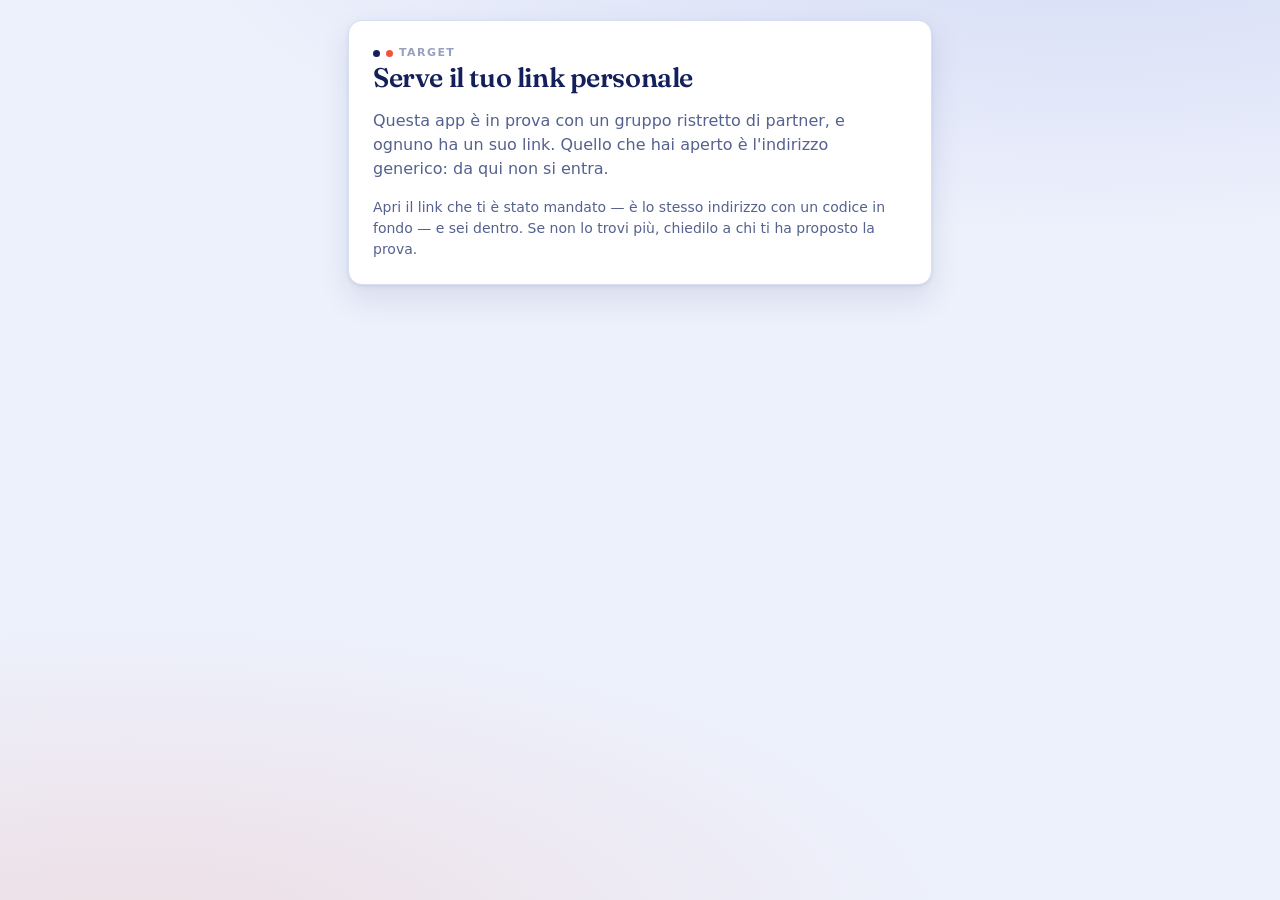
<file: target/index.html>
<!doctype html>
<html lang="it">
<head>
<meta charset="utf-8">
<meta name="viewport" content="width=device-width, initial-scale=1">
<title>Target</title>
<link rel="preconnect" href="https://fonts.googleapis.com">
<link rel="preconnect" href="https://fonts.gstatic.com" crossorigin>
<link rel="stylesheet" href="https://fonts.googleapis.com/css2?family=Fraunces:opsz,wght@9..144,500;9..144,600&display=swap">
<style>
  /* ── Tokens: light is the base set ─────────────────────────────────────
     Ardesia e mattone: i due colori del marchio CumLaude21 su carta calda.
     L'ardesia (--accent) veste i pulsanti e le decisioni; il mattone
     (--mark) segna solo dove sei arrivato e cosa hai scelto. I colori
     dell'esito — verde, ocra, mattone — vivono nella parte partner, che il
     contatto non vede mai: nessuno dei due usi si pesta i piedi.
     ─────────────────────────────────────────────────────────────────────── */
  :root {
    --ground: #EDF1FC;
    --surface: #FFFFFF;
    --surface-2: #F5F8FF;
    --ink: #14205C;
    --ink-2: #55618F;
    --ink-3: #808AAE;
    --taupe: #98A0BF;
    --rule: #D8DFF3;
    --rule-soft: #E6EBF9;
    --accent: #1F3BC4;
    --accent-ink: #FFFFFF;
    --accent-wash: #E7ECFD;
    --mark: #F0533B;
    --mark-caldo: #FF7A52;   /* la seconda tinta del corallo, per i riempimenti */
    --mark-wash: #FFF0EC;
    --good: #0E9C6E;
    --warn: #E08A00;
    --crit: #E03B3B;
    --off: #808AAE;
    --focus: #1F3BC4;
    --luce: rgba(255, 255, 255, .9);
    --go-wash: #DFF5EC;
    --care-wash: #FDF0DA;
    --alone-1: rgba(31, 59, 196, .12);
    --alone-2: rgba(240, 83, 59, .12);
    --shadow: 0 1px 2px rgba(20, 32, 92, .05), 0 2px 6px rgba(20, 32, 92, .05), 0 14px 32px rgba(20, 32, 92, .10);
    --shadow-alto: 0 2px 4px rgba(20, 32, 92, .06), 0 18px 40px rgba(20, 32, 92, .15);
    --sans: -apple-system, BlinkMacSystemFont, "Segoe UI", system-ui, "Helvetica Neue", Arial, sans-serif;
    --serif: "Fraunces", Georgia, "Times New Roman", serif;
    --mono: ui-monospace, SFMono-Regular, "SF Mono", Menlo, Consolas, "Liberation Mono", monospace;
    --r: 14px;
    --r-s: 10px;
    --gap: 16px;
    color-scheme: light;
  }
  @media (prefers-color-scheme: dark) {
    :root:not([data-theme="light"]) {
      --ground: #0E1426; --surface: #172041; --surface-2: #1E2950;
      --ink: #E9EDFB; --ink-2: #A6B2D6; --ink-3: #8C99BF; --taupe: #98A3C6;
      --rule: #2D3A66; --rule-soft: #253159;
      --accent: #5B7BFF; --accent-ink: #0B1022; --accent-wash: #1C2750;
      --mark: #FF7A60; --mark-caldo: #FFA084; --mark-wash: #2E2138;
      --good: #4FD1A0; --warn: #F0B457; --crit: #FF8080; --off: #8C99BF; --focus: #5B7BFF;
      --luce: rgba(255, 255, 255, .07);
      --go-wash: #123329; --care-wash: #33290F;
      --alone-1: rgba(91, 123, 255, .20); --alone-2: rgba(255, 122, 96, .14);
      --shadow: 0 1px 2px rgba(0,0,0,.3), 0 14px 34px rgba(0,0,0,.45);
      --shadow-alto: 0 2px 6px rgba(0,0,0,.35), 0 22px 48px rgba(0,0,0,.55);
      color-scheme: dark;
    }
  }
  :root[data-theme="dark"] {
    --ground: #0E1426; --surface: #172041; --surface-2: #1E2950;
    --ink: #E9EDFB; --ink-2: #A6B2D6; --ink-3: #8C99BF; --taupe: #98A3C6;
    --rule: #2D3A66; --rule-soft: #253159;
    --accent: #5B7BFF; --accent-ink: #0B1022; --accent-wash: #1C2750;
    --mark: #FF7A60; --mark-caldo: #FFA084; --mark-wash: #2E2138;
    --good: #4FD1A0; --warn: #F0B457; --crit: #FF8080; --off: #8C99BF; --focus: #5B7BFF;
    --go-wash: #123329; --care-wash: #33290F;
    --alone-1: rgba(91, 123, 255, .20); --alone-2: rgba(255, 122, 96, .14);
    --shadow: 0 1px 2px rgba(0,0,0,.3), 0 14px 34px rgba(0,0,0,.45);
    --shadow-alto: 0 2px 6px rgba(0,0,0,.35), 0 22px 48px rgba(0,0,0,.55);
    color-scheme: dark;
  }
  :root[data-theme="light"] { color-scheme: light; }

  /* ── Base ──────────────────────────────────────────────────────────── */
  * { box-sizing: border-box; }
  /* Il fondo non è una tinta piatta: due aloni tenuti bassissimi — mattone in
     alto, ocra in basso — danno profondità senza che si veda un colore. Su
     carta sembrerebbe carta; su uno schermo la tinta unita sembra un documento. */
  body {
    margin: 0; background: var(--ground); color: var(--ink);
    font-family: var(--sans); font-size: 16px; line-height: 1.5;
    -webkit-font-smoothing: antialiased; -webkit-text-size-adjust: 100%;
    min-height: 100vh;
    background-image:
      radial-gradient(120% 60% at 85% -10%, var(--alone-1) 0%, transparent 60%),
      radial-gradient(100% 55% at 10% 105%, var(--alone-2) 0%, transparent 65%);
    background-attachment: fixed;
  }
  h1, h2, h3 { margin: 0; font-family: var(--serif); font-weight: 600; letter-spacing: -.015em; text-wrap: balance; }
  h1 { font-size: 27px; line-height: 1.18; }
  h2 { font-size: 19px; }
  h3 { font-size: 15px; }
  p { margin: 0; }
  button, input, select, textarea { font: inherit; color: inherit; }
  :focus-visible { outline: 2px solid var(--focus); outline-offset: 2px; border-radius: 3px; }
  input[type="text"], input[type="tel"], input[type="password"], textarea, select {
    width: 100%; padding: 11px 13px; border: 1px solid var(--rule); border-radius: var(--r-s);
    background: var(--surface); color: var(--ink); outline: none; appearance: none; -webkit-appearance: none;
  }
  select {
    cursor: pointer;
    background-image: linear-gradient(45deg, transparent 50%, var(--ink-3) 50%), linear-gradient(135deg, var(--ink-3) 50%, transparent 50%);
    background-position: calc(100% - 18px) calc(50% + 1px), calc(100% - 13px) calc(50% + 1px);
    background-size: 5px 5px, 5px 5px; background-repeat: no-repeat;
  }
  input:focus, textarea:focus { border-color: var(--mark); }
  ::placeholder { color: var(--ink-3); opacity: 1; }
  .num { font-family: var(--mono); font-variant-numeric: tabular-nums; }
  .eyebrow { font-size: 11px; font-weight: 600; letter-spacing: .13em; text-transform: uppercase; color: var(--taupe); }
  /* Due pallini prima del nome: ardesia e mattone, come i nodi del marchio.
     Bastano a far sembrare l'app una cosa di qualcuno invece di una pagina. */
  .logo { display: flex; align-items: center; gap: 6px; }
  .logo i { width: 7px; height: 7px; border-radius: 50%; display: block; flex: 0 0 auto; }
  .logo i:first-child { background: var(--ink); }
  .logo i:nth-child(2) { background: var(--mark); }

  /* ── Layout ────────────────────────────────────────────────────────── */
  .wrap { max-width: 620px; margin: 0 auto; padding: 20px 18px 64px; }
  .card {
    background: var(--surface); border: 1px solid var(--rule); border-radius: var(--r);
    box-shadow: var(--shadow); padding: 24px; position: relative;
  }
  /* Un filo di luce sul bordo alto: è quello che stacca la scheda dal fondo e
     le dà uno spessore, al posto di un'ombra più marcata. */
  .card::before {
    content: ''; position: absolute; inset: 0 0 auto 0; height: 1px; border-radius: var(--r) var(--r) 0 0;
    background: linear-gradient(90deg, transparent, var(--luce) 22%, var(--luce) 78%, transparent);
    pointer-events: none;
  }
  .stack { display: flex; flex-direction: column; gap: var(--gap); }
  .stack-s { display: flex; flex-direction: column; gap: 8px; }
  .muted { color: var(--ink-2); }
  .small { font-size: 14px; }
  .tiny { font-size: 13px; color: var(--ink-3); }
  .field { display: flex; flex-direction: column; gap: 6px; }
  .two { display: grid; grid-template-columns: 1fr 1fr; gap: 10px; }
  @media (max-width: 420px) { .two { grid-template-columns: 1fr; } }

  /* ── Topbar ────────────────────────────────────────────────────────── */
  .topbar { display: flex; align-items: baseline; justify-content: space-between; gap: 12px; margin-bottom: 16px; }
  .topbar .who { font-size: 13px; color: var(--ink-3); text-align: right; }

  /* ── Buttons ───────────────────────────────────────────────────────── */
  .btn {
    display: inline-flex; align-items: center; justify-content: center; gap: 8px;
    padding: 13px 19px; border-radius: var(--r-s); border: 1px solid var(--accent);
    background: var(--accent); color: var(--accent-ink); font-weight: 600; letter-spacing: .005em;
    cursor: pointer; text-decoration: none; -webkit-tap-highlight-color: transparent;
    transition: filter .18s ease, transform .16s ease, border-color .18s ease, background .18s ease;
  }
  .btn:active { transform: scale(.99); }
  /* La freccia che scivola: l'unico ornamento del pulsante principale, e c'è
     solo dove si va avanti davvero. */
  .btn.avanti::after {
    content: '→'; display: inline-block; margin-left: 2px;
    transition: transform .25s cubic-bezier(.2, .8, .2, 1);
  }
  .btn:disabled { opacity: .45; cursor: not-allowed; }
  .btn.ghost { background: transparent; color: var(--ink); border-color: var(--rule); font-weight: 500; }
  .btn.danger { background: transparent; color: var(--crit); border-color: var(--crit); font-weight: 500; }
  .btn.sm { padding: 8px 13px; font-size: 14px; }
  .btn.block { width: 100%; }
  .btn-row { display: flex; gap: 10px; flex-wrap: wrap; }
  .linkish { background: none; border: 0; padding: 0; color: var(--ink-3); font-size: 13px; text-decoration: underline; cursor: pointer; }

  /* ── Progress ──────────────────────────────────────────────────────── */
  .progress { display: flex; gap: 5px; margin-bottom: 18px; }
  .progress i {
    flex: 1; height: 5px; border-radius: 3px; background: var(--rule-soft);
    position: relative; overflow: hidden;
  }
  /* Il segmento non cambia colore: si riempie da sinistra. Costa niente e si
     sente, perché l'occhio segue il movimento e capisce che è avanzato. */
  .progress i::after {
    content: ''; position: absolute; inset: 0; border-radius: 3px;
    background: linear-gradient(90deg, var(--mark), var(--mark-caldo));
    transform: scaleX(0); transform-origin: left;
    transition: transform .45s cubic-bezier(.2, .8, .2, 1);
  }
  .progress i.on::after { transform: scaleX(1); }

  /* La domanda è la cosa più importante della schermata: qui il serif può
     prendersi un po' più di spazio. */
  #q-text { font-size: 22px; line-height: 1.24; }

  /* Il numero della domanda, grande e quasi trasparente nell'angolo: dà
     carattere alla schermata e dice a che punto sei senza contare le barrette. */
  #s-quiz .card { overflow: hidden; }
  .conta {
    position: absolute; top: 4px; right: 16px; pointer-events: none;
    font-family: var(--serif); font-weight: 600; font-size: 66px; line-height: 1;
    color: var(--mark); opacity: .085; letter-spacing: -.04em;
  }
  /* L'etichetta del tema: una targhetta, non una didascalia grigia. */
  .tag {
    display: inline-block; padding: 4px 10px; border-radius: 999px;
    background: var(--mark-wash); color: var(--mark);
    font-size: 11px; font-weight: 700; letter-spacing: .1em; text-transform: uppercase;
  }
  .tag .di { opacity: .6; font-weight: 600; }

  /* ── Options ───────────────────────────────────────────────────────── */
  .opts { display: grid; gap: 10px; }
  .opt {
    display: flex; align-items: flex-start; gap: 13px; width: 100%; text-align: left;
    padding: 15px 17px 15px 15px;
    border: 1px solid var(--rule); border-radius: 13px; background: var(--surface);
    color: var(--ink); cursor: pointer; line-height: 1.4; -webkit-tap-highlight-color: transparent;
    box-shadow: 0 1px 2px rgba(46, 55, 66, .04);
    transition: border-color .2s ease, background .2s ease, box-shadow .2s ease, transform .2s cubic-bezier(.2, .8, .2, 1);
  }
  /* La lettera a sinistra: dà un punto d'appoggio all'occhio e un posto dove
     far comparire il segno di spunta quando si scegle. */
  .opt .lett {
    flex: 0 0 auto; width: 26px; height: 26px; border-radius: 50%;
    border: 1px solid var(--rule); background: var(--surface-2);
    display: grid; place-items: center;
    font-size: 12px; font-weight: 700; letter-spacing: .02em; color: var(--ink-3);
    transition: background .2s ease, border-color .2s ease, color .2s ease, transform .25s cubic-bezier(.2, 1.5, .4, 1);
  }
  .opt:active { transform: scale(.985); }
  .opt.sel {
    border-color: var(--mark); background: var(--mark-wash);
    box-shadow: inset 0 0 0 1px var(--mark), var(--shadow);
  }
  .opt.sel .lett {
    background: var(--mark); border-color: var(--mark); color: #fff; transform: scale(1.08);
  }
  .opt.sel .lett::after { content: '✓'; font-size: 14px; }
  .opt.sel .lett span { display: none; }

  /* ── Elenco schede ─────────────────────────────────────────────────── */
  /* Gli attrezzi dell'archivio: ricerca e ordinamento, affiancati se c'è spazio. */
  .cerca { display: flex; gap: 10px; flex-wrap: wrap; }
  .cerca .field { flex: 1 1 190px; min-width: 0; }
  .cerca .field.stretto { flex: 0 1 200px; }
  .rows { display: flex; flex-direction: column; }
  .row mark {
    background: var(--mark-wash); color: var(--mark); font-weight: 700;
    border-radius: 3px; padding: 0 1px;
  }
  .row {
    display: flex; align-items: center; gap: 12px; width: 100%; text-align: left;
    padding: 14px 10px; border: 0; border-bottom: 1px solid var(--rule-soft);
    background: none; color: var(--ink); cursor: pointer; border-radius: 10px;
    transition: background .16s ease;
  }
  .row:last-child { border-bottom: 0; }
  /* Il pallino dello stato: si vede prima del testo, scorrendo l'elenco. */
  .row .segno { flex: 0 0 auto; width: 8px; height: 8px; border-radius: 50%; background: var(--rule); }
  .row .segno.go { background: var(--good); }
  .row .segno.care { background: var(--warn); }
  .row .segno.no { background: var(--crit); }
  .row .segno.wait { background: transparent; box-shadow: inset 0 0 0 1.5px var(--ink-3); }
  .row .grow { flex: 1; min-width: 0; }
  .row .nm { font-weight: 600; }
  .row .sub { font-size: 13px; color: var(--ink-3); }
  /* Le pastiglie sono piene, non contornate: in un elenco di venti schede il
     colore si legge di sfuggita, un bordo sottile no. */
  .pill {
    font-size: 11px; font-weight: 700; letter-spacing: .06em; text-transform: uppercase;
    font-variant-numeric: tabular-nums;
    padding: 5px 10px; border-radius: 999px; border: 1px solid transparent;
    background: var(--surface-2); color: var(--ink-2); white-space: nowrap;
  }
  .pill.go { background: var(--go-wash); color: var(--good); }
  .pill.care { background: var(--care-wash); color: var(--warn); }
  .pill.no { background: var(--mark-wash); color: var(--crit); }
  .pill.wait { background: transparent; border-color: var(--rule); border-style: dashed; color: var(--ink-3); }

  /* ── Scheda ────────────────────────────────────────────────────────── */
  .code { font-family: var(--mono); font-size: 20px; letter-spacing: .06em; text-align: center; padding: 14px; border: 1px dashed var(--rule); border-radius: var(--r-s); background: var(--surface-2); word-break: break-all; }
  /* L'esito è la cosa che il partner guarda per prima: prende il colore di
     fondo, non un filetto di lato. */
  .band {
    padding: 16px 18px; border-radius: 12px; border: 1px solid transparent;
    border-left: 4px solid var(--off); background: var(--surface-2);
  }
  .band.go { border-color: var(--good); background: var(--go-wash); }
  .band.care { border-color: var(--warn); background: var(--care-wash); }
  .band.no { border-color: var(--crit); background: var(--mark-wash); }
  .band h2 { color: var(--ink); }
  .band.go .eyebrow { color: var(--good); }
  .band.care .eyebrow { color: var(--warn); }
  .band.no .eyebrow { color: var(--crit); }
  .score {
    font-family: var(--serif); font-size: 44px; font-weight: 600;
    font-variant-numeric: tabular-nums; letter-spacing: -.03em; line-height: 1;
  }
  .score.go { color: var(--good); }
  .score.care { color: var(--warn); }
  .score.no { color: var(--crit); }
  /* La barretta sotto il punteggio: quanto ha preso su quanto poteva. */
  .barra-p { height: 7px; border-radius: 4px; background: var(--rule); overflow: hidden; margin-top: 11px; max-width: 320px; }
  .barra-p i {
    display: block; height: 100%; border-radius: 3px; width: 0;
    transition: width .9s cubic-bezier(.2, .8, .2, 1);
  }
  .barra-p i.go { background: linear-gradient(90deg, var(--good), var(--good)); }
  .barra-p i.care { background: linear-gradient(90deg, var(--warn), var(--mark-caldo)); }
  .barra-p i.no { background: linear-gradient(90deg, var(--crit), var(--mark-caldo)); }
  table.ans { width: 100%; border-collapse: collapse; font-size: 14px; }
  table.ans th, table.ans td { text-align: left; padding: 8px 6px; border-bottom: 1px solid var(--rule-soft); vertical-align: top; }
  table.ans th { font-size: 11px; letter-spacing: .12em; text-transform: uppercase; color: var(--taupe); font-weight: 600; }
  table.ans td.p { text-align: right; font-family: var(--mono); white-space: nowrap; }
  .flag { color: var(--crit); font-weight: 600; }
  ul.clean { margin: 0; padding-left: 18px; }
  ul.clean li + li { margin-top: 6px; }
  ol.clean { margin: 0; padding-left: 20px; }
  ol.clean li + li { margin-top: 8px; }
  details { border: 1px solid var(--rule); border-radius: var(--r-s); padding: 12px 14px; background: var(--surface-2); }
  summary { cursor: pointer; font-weight: 600; font-size: 15px; }
  details[open] summary { margin-bottom: 10px; }
  .msgbox { font-size: 14px; white-space: pre-wrap; padding: 14px; border: 1px solid var(--rule); border-radius: var(--r-s); background: var(--surface-2); max-height: 240px; overflow-y: auto; }
  .msgbox a { color: var(--mark); word-break: break-all; }
  .ok { color: var(--good); font-size: 13px; }
  [hidden] { display: none !important; }


  /* ── Il passaggio del mouse, solo dove un mouse c'è ──────────────────────
     Su iPhone il :hover non esiste ma non viene ignorato: Safari lo applica
     all'elemento che sta sotto l'ultimo tocco e ce lo lascia. Siccome a ogni
     domanda le risposte vengono ricostruite nello stesso posto, quella sotto
     il dito si ritrovava il bordo rosso senza che nessuno l'avesse scelta —
     e sembrava che stessimo suggerendo la risposta. Con questa media query
     su un telefono l'effetto non esiste proprio.
     ─────────────────────────────────────────────────────────────────────── */
  @media (hover: hover) and (pointer: fine) {
    .btn:hover { filter: brightness(1.12); }
    .btn.avanti:hover::after { transform: translateX(4px); }
    .btn.ghost:hover { filter: none; border-color: var(--ink-3); background: var(--surface-2); }
    .btn.danger:hover { filter: none; background: var(--mark-wash); }
    .opt:hover { border-color: var(--mark); transform: translateY(-1px); box-shadow: var(--shadow); }
    .opt:hover .lett { border-color: var(--mark); color: var(--mark); }
    .row:hover { background: var(--surface-2); }
  }

  /* ── Movimento ──────────────────────────────────────────────────────────
     Discreto per scelta: ogni schermata entra con un respiro dal basso e i
     suoi pezzi a scalare di cinquanta millesimi. Chi risponde in fretta non
     lo nota; chi guarda, sì. Per chi ha ridotto le animazioni nel telefono
     sparisce del tutto.
     ─────────────────────────────────────────────────────────────────────── */
  /* Il cerchio e la spunta si disegnano, uno dopo l'altro: è il premio per
     aver finito, e dura mezzo secondo. */
  .spunta { width: 44px; height: 44px; display: block; }
  .spunta circle, .spunta path {
    fill: none; stroke: var(--good); stroke-width: 2.2;
    stroke-linecap: round; stroke-linejoin: round;
  }
  .spunta circle { stroke-dasharray: 126; stroke-dashoffset: 126; animation: traccia .55s cubic-bezier(.4, 0, .2, 1) .1s forwards; }
  .spunta path { stroke-width: 2.8; stroke-dasharray: 32; stroke-dashoffset: 32; animation: traccia .32s cubic-bezier(.4, 0, .2, 1) .5s forwards; }
  @keyframes traccia { to { stroke-dashoffset: 0; } }

  @keyframes sali { from { opacity: 0; transform: translateY(9px); } to { opacity: 1; transform: none; } }
  .entra > * { animation: sali .42s cubic-bezier(.22, .7, .3, 1) both; }
  .entra > *:nth-child(2) { animation-delay: .05s; }
  .entra > *:nth-child(3) { animation-delay: .10s; }
  .entra > *:nth-child(4) { animation-delay: .15s; }
  .entra > *:nth-child(5) { animation-delay: .20s; }
  .entra > *:nth-child(6) { animation-delay: .25s; }
  .entra > *:nth-child(n+7) { animation-delay: .30s; }
  @media (prefers-reduced-motion: reduce) {
    .entra > * { animation: none !important; }
    .spunta circle, .spunta path { animation: none !important; stroke-dashoffset: 0 !important; }
    .progress i::after { transition: none !important; }
    * { transition: none !important; }
  }
</style>
</head>
<body>
<div class="wrap">

<!-- ══════════════ 0. LA PROVA È SU INVITO ══════════════ -->
<section id="s-gate" hidden class="stack">
  <div class="card stack">
    <div>
      <p class="eyebrow logo"><i></i><i></i>Target</p>
      <h1>Serve il tuo link personale</h1>
    </div>
    <p class="muted">Questa app è in prova con un gruppo ristretto di partner, e ognuno ha
    un suo link. Quello che hai aperto è l'indirizzo generico: da qui non si entra.</p>
    <p class="small muted">Apri il link che ti è stato mandato — è lo stesso indirizzo con un
    codice in fondo — e sei dentro. Se non lo trovi più, chiedilo a chi ti ha proposto la prova.</p>
  </div>
</section>

<!-- ══════════════ 0b. ACCESSO FERMATO ══════════════ -->
<section id="s-blocco" hidden class="stack">
  <div class="card stack">
    <div>
      <p class="eyebrow logo"><i></i><i></i>Target</p>
      <h1 id="b-titolo">Accesso non attivo</h1>
    </div>
    <p class="muted" id="b-testo"></p>
    <p class="tiny">Quello che hai già in archivio su questo dispositivo non è stato toccato.</p>
  </div>
</section>

<!-- ══════════════ 1. PRIMO AVVIO: IL TUO PROFILO ══════════════ -->
<section id="s-setup" hidden class="stack">
  <div class="card stack">
    <div>
      <p class="eyebrow logo"><i></i><i></i>Target</p>
      <h1>Prima di cominciare</h1>
    </div>
    <p class="muted">Questa app serve a capire se un contatto è in target <em>prima</em> di dargli il piano.
    Tu scrivi il suo nome, lei prepara l'invito, lui risponde a otto domande e ti rimanda le risposte.
    Il punteggio lo vedi solo tu.</p>
    <p class="small muted">Serve una volta sola: i tuoi dati e le tue schede restano su questo
    dispositivo, non finiscono su nessun server e nessun altro partner li vede.</p>
    <div class="field">
      <label class="small muted" for="p-nome">Il tuo nome, come lo vedrà il contatto</label>
      <input type="text" id="p-nome" placeholder="Stefano" autocomplete="name">
    </div>
    <div class="field">
      <label class="small muted" for="p-tel">Il tuo WhatsApp, per ricevere le risposte</label>
      <input type="tel" id="p-tel" placeholder="39 333 1234567" autocomplete="tel">
      <p class="tiny">Con il prefisso internazionale. Senza numero l'app funziona comunque:
      il contatto ti copia e incolla le risposte a mano.</p>
    </div>
    <button class="btn block avanti" id="p-salva">Salva e comincia</button>
    <p class="tiny" id="p-err" hidden>Scrivi almeno il tuo nome.</p>
  </div>
</section>

<!-- ══════════════ 2. HOME PARTNER ══════════════ -->
<section id="s-home" hidden>
  <div class="topbar">
    <p class="eyebrow logo"><i></i><i></i>Target</p>
    <p class="who">Stai usando la tua copia,<br><span id="h-chi"></span> · <button class="linkish" id="h-profilo">modifica</button></p>
  </div>
  <div class="stack">
    <div class="card stack">
      <h2>Nuovo invito</h2>
      <p class="small muted">Scrivi tu nome e cognome del contatto, poi gli mandi l'invito già intestato a lui.</p>
      <div class="two">
        <div class="field">
          <label class="small muted" for="c-nome">Nome</label>
          <input type="text" id="c-nome" placeholder="Marco">
        </div>
        <div class="field">
          <label class="small muted" for="c-cognome">Cognome</label>
          <input type="text" id="c-cognome" placeholder="Rossi">
        </div>
      </div>
      <div class="field">
        <label class="small muted" for="c-giorni">Per quanti giorni resta attivo il link</label>
        <select id="c-giorni">
          <option value="3">3 giorni</option>
          <option value="7">7 giorni</option>
          <option value="14" selected>14 giorni</option>
          <option value="30">30 giorni</option>
          <option value="60">60 giorni</option>
          <option value="0">Senza scadenza</option>
        </select>
        <p class="tiny">Passata la scadenza il link non si apre più. In ogni caso vale una volta
        sola: quando ti ha risposto, si chiude da sé.</p>
      </div>
      <button class="btn block avanti" id="c-prepara">Prepara l'invito</button>
      <p class="tiny" id="c-err" hidden>Scrivi almeno il nome del contatto.</p>
    </div>

    <div class="card stack">
      <h2>Le tue schede</h2>
      <p class="small muted" id="h-conteggio">Nessuna scheda ancora.</p>
      <div class="btn-row">
        <button class="btn ghost" id="h-archivio">Apri l'archivio</button>
        <button class="btn ghost" id="h-leggi">Leggi un codice</button>
      </div>
    </div>

    <div style="text-align:center">
      <button class="linkish" id="h-aiuto">Come funziona · condividerla con un contatto</button>
    </div>
    <p class="tiny" id="h-nostore" hidden>Attenzione: questo browser non permette di salvare niente
    (navigazione privata?). Puoi preparare inviti e leggere codici, ma l'archivio non si conserva.</p>
  </div>
</section>

<!-- ══════════════ 3. INVITO PRONTO ══════════════ -->
<section id="s-invito" hidden class="stack">
  <div class="card stack">
    <div>
      <p class="eyebrow">Invito pronto</p>
      <h1 id="i-nome">Marco Rossi</h1>
    </div>
    <p class="small muted">Manda questo messaggio al contatto. Le otto domande si apriranno
    già intestate a lui, e le risposte torneranno a te.</p>
    <p class="small muted" id="i-scade"></p>
    <div class="band no" id="i-warn" hidden>
      <p class="small"><strong>Manca l'indirizzo dell'app.</strong> Senza quello il link nel messaggio
      non porta da nessuna parte. Copialo dalla barra del browser e incollalo qui sotto:
      lo chiedo una volta sola.</p>
      <div class="stack-s" style="margin-top:10px">
        <input type="text" id="i-base" placeholder="https://…" spellcheck="false" autocapitalize="off">
        <div class="btn-row"><button class="btn sm" id="i-basesalva">Salva l'indirizzo</button></div>
      </div>
    </div>
    <div class="msgbox" id="i-msg"></div>
    <div class="btn-row">
      <a class="btn" id="i-wa" href="#" target="_blank" rel="noopener">Manda su WhatsApp</a>
      <button class="btn ghost" id="i-copia">Copia il messaggio</button>
    </div>
    <p class="ok" id="i-ok" hidden>Copiato.</p>
    <details>
      <summary>Il link da solo</summary>
      <p class="small muted" style="margin-top:10px">Toccalo per provarlo: devi vedere
      «Ciao <span id="i-primo">…</span>» e le otto domande, esattamente come le vedrà lui.</p>
      <p class="msgbox" style="margin-top:10px"><a id="i-link" href="#" target="_blank" rel="noopener"></a></p>
      <div class="btn-row" style="margin-top:10px"><button class="btn ghost sm" id="i-copialink">Copia il link</button></div>
    </details>
    <p class="tiny">Nel messaggio il link è testo: diventa cliccabile quando WhatsApp lo invia,
    non mentre lo stai ancora scrivendo.</p>
    <div class="btn-row">
      <button class="btn ghost" id="i-home">Torna alla home</button>
    </div>
    <p class="tiny">L'invito è già in archivio, in attesa di risposta. Quando ti manda il codice,
    apri «Leggi un codice»: la scheda si aggancia da sola a questo contatto.</p>
  </div>
</section>

<!-- ══════════════ 4. ARCHIVIO ══════════════ -->
<section id="s-archivio" hidden class="stack">
  <div class="topbar">
    <p class="eyebrow">Archivio</p>
    <button class="linkish" id="a-home">Home</button>
  </div>
  <div class="card stack">
    <h2>Le tue schede</h2>
    <p class="small muted" id="a-vuoto" hidden>Ancora niente. Prepara il primo invito dalla home.</p>
    <div class="cerca" id="a-strumenti" hidden>
      <div class="field">
        <label class="small muted" for="a-cerca">Cerca</label>
        <input type="text" id="a-cerca" placeholder="Un nome o un codice"
               autocomplete="off" spellcheck="false" autocapitalize="off">
      </div>
      <div class="field stretto">
        <label class="small muted" for="a-ordina">Ordina</label>
        <select id="a-ordina">
          <option value="recenti">Dai più recenti</option>
          <option value="vecchi">Dai meno recenti</option>
          <option value="nome">Nome, dalla A alla Z</option>
        </select>
      </div>
    </div>
    <p class="tiny" id="a-conta" hidden></p>
    <div class="rows" id="a-rows"></div>
    <p class="small muted" id="a-niente" hidden>Nessun nome corrisponde.
    <button class="linkish" id="a-azzera">Azzera la ricerca</button></p>
  </div>
  <div class="card stack">
    <h2>La tua copia</h2>
    <p class="small muted">Le schede vivono in questo browser: se lo svuoti o cambi telefono, le perdi.
    Tienine una copia ogni tanto.</p>
    <div class="btn-row">
      <button class="btn" id="a-esporta">Scarica il file</button>
      <button class="btn ghost" id="a-copia">Copia negli appunti</button>
      <button class="btn ghost" id="a-importa">Ripristina una copia</button>
    </div>
    <p class="ok" id="a-ok" hidden>Fatto.</p>
    <p class="tiny" id="a-dove"></p>
    <p class="tiny">Se copi negli appunti, <strong>incolla subito</strong> da qualche parte — una nota,
    una mail a te stesso, la chat con te stesso: negli appunti resta finché non copi altro.</p>
    <div id="a-imp" hidden class="stack-s">
      <label class="small muted" for="a-imptxt">Incolla qui la copia</label>
      <textarea id="a-imptxt" rows="4" placeholder='{"profilo":…}'></textarea>
      <div class="btn-row">
        <button class="btn sm" id="a-impgo">Ripristina</button>
        <button class="btn ghost sm" id="a-impno">Annulla</button>
      </div>
      <p class="tiny" id="a-imperr" hidden>Copia non leggibile.</p>
    </div>
  </div>
</section>

<!-- ══════════════ 5. SCHEDA ══════════════ -->
<section id="s-scheda" hidden class="stack">
  <div class="topbar">
    <p class="eyebrow">Scheda</p>
    <button class="linkish" id="s-back">Archivio</button>
  </div>
  <div id="s-body" class="stack"></div>
</section>

<!-- ══════════════ 6. LEGGI UN CODICE ══════════════ -->
<section id="s-leggi" hidden class="stack">
  <div class="topbar">
    <p class="eyebrow">Leggi un codice</p>
    <button class="linkish" id="l-home">Home</button>
  </div>
  <div class="card stack">
    <h2>Le risposte che ti ha mandato</h2>
    <div class="field">
      <label class="small muted" for="l-code">Incolla qui il messaggio che ti ha mandato</label>
      <textarea id="l-code" rows="3" placeholder="Tieni premuto sul messaggio in WhatsApp, «Copia», e incollalo qui: il codice lo trovo io." spellcheck="false"></textarea>
      <p class="tiny">Di solito non serve: nel messaggio c'è un link, e ti basta toccarlo.</p>
    </div>
    <button class="btn block" id="l-go">Leggi</button>
    <p class="tiny" id="l-err" hidden>Codice non riconosciuto: ricontrolla che sia completo.</p>
    <div id="l-assoc" hidden class="stack-s">
      <p class="small muted" id="l-spiega">Le risposte ci sono, ma l'invito non è in questo archivio —
      capita se l'hai preparato da un altro telefono o browser. A chi appartengono?</p>
      <div class="rows" id="l-attesa"></div>
      <label class="small muted" for="l-nome">Oppure è una persona che non trovi in elenco:</label>
      <input type="text" id="l-nome" placeholder="Nome e cognome del contatto">
      <button class="btn sm" id="l-salva">Salva come scheda nuova</button>
    </div>
  </div>
</section>

<!-- ══════════════ 7. AIUTO ══════════════ -->
<section id="s-aiuto" hidden class="stack">
  <div class="topbar">
    <p class="eyebrow">Come funziona</p>
    <button class="linkish" id="x-home">Home</button>
  </div>
  <div class="card stack">
    <h2>Condividerla con un contatto</h2>
    <ol class="clean small">
      <li><strong>Scrivi nome e cognome del contatto</strong> e prepari l'invito.</li>
      <li><strong>Gli mandi il messaggio.</strong> Lui apre, trova il suo nome e risponde a otto domande in tre minuti.</li>
      <li><strong>Ti rimanda le risposte</strong> con un link. Lui non vede né punteggio né giudizio.</li>
      <li><strong>Tocchi quel link</strong> e si apre la sua scheda: punteggio, esito, cosa affrontare
      prima del piano. Niente da ricopiare — se il link si spezzasse in chat, incolli tutto il
      messaggio in «Leggi un codice» e il codice lo trovo io.</li>
    </ol>
  </div>
  <div class="card stack">
    <h2>Chiudere un link già mandato</h2>
    <p class="small muted">Ogni invito ha tre serrature, e le prime due le decidi tu quando lo prepari:</p>
    <ol class="clean small">
      <li><strong>La scadenza.</strong> Scegli quanti giorni deve restare attivo. È scritta dentro
      il link, quindi vale anche se il contatto è senza rete. Dalla sua scheda puoi allungarla o
      accorciarla anche dopo, senza rimandargli niente.</li>
      <li><strong>Il blocco.</strong> Dalla scheda del contatto, «Blocca il link»: alla prossima
      volta che lo apre non si apre più. Serve che il suo telefono raggiunga il foglio in quel
      momento — se è senza campo proprio allora, gli si apre lo stesso.</li>
      <li><strong>Una volta sola.</strong> Appena ti manda le risposte, l'invito è consumato: se
      riapre il link, o se lo gira a un amico, non funziona.</li>
    </ol>
    <p class="tiny">Anche eliminare un invito che non ha ancora risposto lo blocca: un link buono
    per una scheda che non esiste più non serve a nessuno.</p>
  </div>

  <div class="card stack">
    <h2>L'indirizzo dell'app</h2>
    <p class="small muted">È la prima metà dei link che mandi ai contatti. L'app la riconosce da sé;
    qui puoi correggerla se avesse preso quella sbagliata.</p>
    <div class="msgbox" id="x-link"></div>
    <div class="btn-row">
      <button class="btn ghost" id="x-cambia">Correggi l'indirizzo</button>
    </div>
    <p class="ok" id="x-ok" hidden>Copiato.</p>
    <div id="x-edit" hidden class="stack-s">
      <label class="small muted" for="x-base">L'indirizzo di questa app</label>
      <input type="text" id="x-base" placeholder="https://…" spellcheck="false" autocapitalize="off">
      <div class="btn-row">
        <button class="btn sm" id="x-basesalva">Salva</button>
        <button class="btn ghost sm" id="x-baseno">Annulla</button>
      </div>
    </div>
    <p class="tiny">Le tue schede vivono nel browser di questo dispositivo e non le vede nessun
    altro — nemmeno chi coordina la prova. Per questo la copia di sicurezza dall'archivio è
    l'unico modo di non perderle.</p>
  </div>

  <div class="card stack" id="x-prova" hidden>
    <h2>La prova sul campo</h2>
    <p class="small muted" id="x-prova-testo"></p>
    <p class="tiny">Se l'app si fermasse dicendo che l'accesso non è attivo, questi sono i dati
    da riferire a chi ti ha dato il link.</p>
  </div>

  <div class="card stack">
    <h2>Ricominciare da zero</h2>
    <p class="small muted">Cancella da questo dispositivo il tuo nome, il tuo numero, l'indirizzo
    dell'app e <strong>tutte le schede</strong>, e riparte dalla schermata iniziale. Serve quando
    hai sbagliato il primo avvio, quando il telefono passa a un'altra persona, o per rifare una
    prova pulita. Non si torna indietro: se le schede ti servono, prima «Scarica il file»
    dall'archivio.</p>
    <div class="btn-row">
      <button class="btn danger" id="x-reset">Svuota tutto</button>
      <button class="btn danger" id="x-reset2" hidden>Confermi? Le schede vanno perse</button>
    </div>
  </div>

  <div class="card stack">
    <h2>Il codice, in breve</h2>
    <p class="small muted">Ogni domanda vale <strong>4</strong> (sì pieno), <strong>2</strong>
    (sì con riserva) o <strong>0</strong> (no). Massimo <strong>28</strong>. <strong>23+</strong> piano subito ·
    <strong>16-22</strong> piano ma prima chiarisci · <strong>10-15</strong> da coltivare ·
    <strong>sotto 10</strong> fuori target.</p>
    <p class="small muted">La <strong>prima domanda non dà punti</strong>: chiede se conta più il
    tempo o i soldi, e fra le due non c'è una risposta migliore. Serve a escludere chi non vuole
    cambiare niente e a dirti cosa cerca. Per questo il massimo è 28 e non 32.</p>
    <p class="small muted">Un <strong>no secco abbassa la fascia</strong> di un gradino, due di due,
    tre mettono fuori target: sette «sì con riserva» non sono la stessa cosa di sei sì pieni e un
    rifiuto. Le riserve si sciolgono parlando, un no secco no.</p>
    <p class="small muted">Tre risposte sono <strong>knock-out</strong> e valgono più del punteggio:
    non cambierei niente, zero tempo, «ho bisogno di un risultato immediato». L'avvio economico invece
    <strong>non esclude nessuno</strong>: chi metterebbe meno di 55 € prende zero punti come ogni altro
    no secco, e te lo ritrovi segnalato fra i punti da affrontare.</p>
  </div>
</section>

<!-- ══════════════ 7b. CONTATTO: LINK CHIUSO ══════════════ -->
<section id="s-chiuso" hidden class="card stack">
  <div>
    <p class="eyebrow logo"><i></i><i></i>Target</p>
    <h1 id="ch-titolo">Questo link non è più attivo</h1>
  </div>
  <p class="muted" id="ch-testo"></p>
  <p class="small muted" id="ch-chiedi"></p>
</section>

<!-- ══════════════ 8. CONTATTO: INTRO ══════════════ -->
<section id="s-intro" hidden class="card stack">
  <div>
    <p class="eyebrow">Otto domande · circa 3 minuti</p>
    <h1 id="q-hello">Prima di parlarne davvero</h1>
  </div>
  <p class="muted" id="q-da"></p>
  <p class="muted">Queste otto domande non servono a valutarti: servono a capire se c'è un
  incastro reale fra quello che cerchi e quello che questa attività può offrirti.</p>
  <p class="muted">Per questo non cercare la risposta giusta, e non cercare di compiacere
  nessuno — più sei diretto, più è facile capirlo.</p>
  <p class="muted">Se emerge che non fa al caso tuo lo capiamo subito e ci siamo risparmiati del
  tempo entrambi. Se invece l'incastro c'è, abbiamo una base concreta da cui partire.</p>
  <button class="btn block avanti" id="go">Comincia</button>
  <p class="tiny">Le risposte restano su questo telefono finché non le invii tu.</p>
</section>

<!-- ══════════════ 9. CONTATTO: DOMANDE ══════════════ -->
<section id="s-quiz" hidden>
  <div class="progress" id="prog"></div>
  <div class="card stack">
    <div class="conta" id="q-num"></div>
    <p id="q-count"></p>
    <h2 id="q-text"></h2>
    <div class="opts" id="q-opts"></div>
    <div class="btn-row">
      <button class="btn ghost" id="back">Indietro</button>
    </div>
  </div>
</section>

<!-- ══════════════ 10. CONTATTO: FINE ══════════════ -->
<section id="s-done" hidden class="stack">
  <div class="card stack">
    <svg class="spunta" viewBox="0 0 44 44" aria-hidden="true">
      <circle cx="22" cy="22" r="20"></circle>
      <path d="M13.5 22.5l5.5 5.5 11.5-11.5"></path>
    </svg>
    <p class="eyebrow">Fatto</p>
    <h1 id="done-nome">Grazie.</h1>
    <p class="muted" id="done-txt">Le tue risposte sono pronte. Mandamele e ci sentiamo: se ha
    senso vederci, ti spiego come funziona nel dettaglio; se secondo me non è cosa tua, te lo dico
    con la stessa sincerità con cui hai risposto.</p>
    <div class="field">
      <label class="small muted" for="libero">C'è qualcosa che vorresti cambiare nella tua situazione, o una domanda che ti porti dietro? (facoltativo)</label>
      <textarea id="libero" rows="3" placeholder="Due righe, se ti va"></textarea>
    </div>
    <div class="btn-row">
      <a class="btn" id="wa" href="#" target="_blank" rel="noopener">Invia su WhatsApp</a>
      <button class="btn ghost" id="copy">Copia le risposte</button>
    </div>
    <p class="ok" id="copy-ok" hidden>Copiato. Incollalo nella chat.</p>
    <details>
      <summary>Se i pulsanti non funzionano</summary>
      <p class="small muted" style="margin-top:10px">Copia questo indirizzo e mandalo a mano:</p>
      <p class="msgbox" style="margin-top:8px"><span id="link-out"></span></p>
      <p class="tiny">Codice: <span class="num" id="code-out">—</span></p>
    </details>
  </div>

  <div class="card stack">
    <h2>Una cosa sola, prima di lasciarti</h2>
    <p class="muted">Questa è un'attività: non è un premio, non è un passatempo e soprattutto non
    è qualcosa che funziona da sola. I soldi non li regala nessuno, né qui né in qualsiasi altro
    lavoro.</p>
    <p class="muted">Quello che cambia è una cosa sola: qui hai la possibilità di costruire un
    risultato tuo. Ma per farlo servono tempo, costanza e responsabilità.</p>
    <p class="muted">Non devi fare tutto subito, non devi essere perfetto e non devi avere tutto
    sotto controllo. Devi solo decidere di esserci e fare la tua parte, anche un piccolo passo
    alla volta. Perché alla fine non conta quanto sei motivato il primo giorno: conta quello che
    fai giorno per giorno, con costanza.</p>
  </div>

</section>

</div>

<script>
/* ═══════════════════════════════════════════════════════════════════════════
   TARGET — il filtro sul contatto prima del piano.

   Due modi, decisi dal link:
   · link nudo            -> modalità partner (inviti, archivio, schede)
   · link con #c=<nome>   -> modalità contatto (solo le otto domande)

   Niente server e niente archivio comune: le schede di ogni partner stanno
   nel localStorage del suo browser, e le risposte di un contatto tornano via
   WhatsApp solo al partner che gli ha mandato l'invito. È per questo che i
   dati di partner diversi non possono mescolarsi: non vengono mai messi
   insieme da nessuna parte.
   ═══════════════════════════════════════════════════════════════════════════ */

/* ═══════════════════════════════════════════════════════════════════════════
   IL FOGLIO DELLA PROVA SUL CAMPO

   Incolla qui sotto l'indirizzo /exec dell'App Web di Google (le istruzioni
   stanno in foglio.gs). Con questa riga piena l'app chiede al foglio se il
   codice del partner è abilitato, e gli manda le registrazioni d'uso.

   Lasciandola VUOTA l'app funziona come prima: nessun codice, nessun controllo,
   nessuna registrazione. È il modo di provarla senza il foglio.
   ═══════════════════════════════════════════════════════════════════════════ */
var SYNC = 'https://script.google.com/macros/s/AKfycbznMU35Q5dD7iDigaENJs676If-yml6WFSIArbu3uwBixYDYuMKq2Rbk8ll-ymB6Iew/exec';

/* La versione del questionario: viaggia con ogni scheda e finisce nel foglio,
   così una risposta di oggi resta leggibile anche dopo aver cambiato le domande.
   Cambiala quando cambi le domande, insieme alla tabella in foglio.gs. */
var VERSIONE_DOMANDE = '2026-09-14';

/* ─── LE OTTO DOMANDE ───────────────────────────────────────────────────────
   p = punti (0-4). ko = la condizione di base che quella risposta fa cadere.
   L'ordine delle opzioni NON è per punteggio: la migliore non sta sempre
   nello stesso posto, così non si indovina la risposta "giusta".

   La prima porta `senzaPunti`: chiede una priorità — soldi o tempo — e le due
   risposte valgono uguale, perché nessuna delle due è migliore dell'altra. Una
   domanda che sa dire solo sì o no non deve fingere di misurare: serve a
   escludere chi non vuole cambiare niente e a dire allo sponsor cosa cerca.
   Per questo il massimo è 28 e non 32.
   ─────────────────────────────────────────────────────────────────────────── */
var Q = [
  {
    tema: 'La priorità',
    senzaPunti: true,
    t: 'Se nei prossimi due anni potessi cambiare una di queste due situazioni — soldi o tempo — quale avrebbe la priorità?',
    o: [
      { t: 'Un\'entrata economica maggiore', p: 0, s: 'più soldi' },
      { t: 'Non cambierei niente, va bene così', p: 0, s: 'nessun motivo', ko: 'motivo' },
      { t: 'Avere più tempo a mia disposizione', p: 0, s: 'più tempo' }
    ]
  },
  {
    tema: 'Il tempo',
    t: 'Quanto tempo potresti dedicare a migliorare quella situazione?',
    o: [
      { t: 'Dedicare 8-10 ore alla settimana', p: 4, s: '8-10 ore a settimana' },
      { t: 'Tutti i giorni, nei ritagli che riesco a trovare', p: 2, s: 'i ritagli di ogni giorno' },
      { t: 'Niente: non ho tempo', p: 0, s: 'zero tempo', ko: 'tempo' }
    ]
  },
  {
    tema: 'Le aspettative',
    t: 'Quando inizi qualcosa di nuovo, quale di queste situazioni ti rappresenta meglio?',
    o: [
      { t: 'Preferisco sapere fin dall\'inizio cosa otterrò e avere risultati sicuri nel breve periodo', p: 0, s: 'vuole risultati certi e subito', ko: 'aspettative' },
      { t: 'Sono disposto a costruire qualcosa che possa crescere nel tempo, anche se all\'inizio i risultati sono graduali', p: 4, s: 'orizzonte lungo' },
      { t: 'Voglio una base sicura e allo stesso tempo valuto opportunità di crescita', p: 2, s: 'sicurezza più crescita' }
    ]
  },
  {
    tema: 'I no',
    t: 'Quanto ti pesa sentirti dire no? Pensa a quando proponi qualcosa ad amici o al lavoro.',
    o: [
      { t: 'Niente: è un loro diritto, io vado avanti', p: 4, s: 'regge bene' },
      { t: 'Tanto: mi dispiace e la prendo sul personale', p: 0, s: 'lo prende sul personale' },
      { t: 'Mi pesa lì per lì, poi mi passa e riprovo', p: 2, s: 'regge, con fatica' }
    ]
  },
  {
    tema: 'Squadra e metodo',
    t: 'Quanto ti va di lavorare in squadra e seguire un metodo condiviso?',
    o: [
      { t: 'Bene, se capisco il perché di quello che mi viene chiesto', p: 2, s: 'segue capendo' },
      { t: 'Poco: preferisco fare a modo mio', p: 0, s: 'vuole fare da sé' },
      { t: 'Molto: se una strada funziona per altri, la seguo volentieri', p: 4, s: 'allineato al metodo' }
    ]
  },
  {
    tema: 'Un\'attività basata sulle relazioni',
    t: 'L\'attività si costruisce parlando con le persone che conosci — familiari e amici — e conoscendone di nuove nel tempo.',
    o: [
      { t: 'È la cosa che meno mi va di fare', p: 0, s: 'rifiuta il contatto' },
      { t: 'Sono estroverso: stare con le persone mi viene naturale', p: 4, s: 'a suo agio' },
      { t: 'Non sono molto estroverso, ma posso imparare a gestirlo', p: 2, s: 'riservato ma disponibile' }
    ]
  },
  {
    tema: 'Le opinioni degli altri',
    t: 'Se decidessi di intraprendere qualcosa di nuovo e le persone intorno a te non ti appoggiassero, come la vivresti?',
    o: [
      { t: 'Mi dispiacerebbe, ma andrei avanti: le scelte le faccio io', p: 4, s: 'indipendente' },
      { t: 'Ci proverei lo stesso, ma senza il loro appoggio farei fatica', p: 2, s: 'decide lui, con fatica' },
      { t: 'Mi fermerei: se chi mi sta intorno non ci crede, non me la sentirei', p: 0, s: 'dipende dagli altri' }
    ]
  },
  {
    tema: 'L\'avvio',
    t: 'Quanto saresti disposto a investire per iniziare una tua attività?',
    o: [
      { t: 'Meno di 55 €', p: 0, s: 'meno di quanto serve' },
      { t: 'Da 55 € a 150 €', p: 2, s: 'fino a 150 €' },
      { t: 'Oltre 150 €', p: 4, s: 'oltre 150 €' }
    ]
  }
];

/* Cosa affrontare, punto per punto, quando una risposta vale 2 o meno. */
var SCOPERTI = [
  'Nessuna priorità da cambiare. Senza un perché suo, nessun piano regge: prima di parlare di attività, fallo raccontare (cosa vorrebbe, cosa gli manca). Se non emerge nulla, non forzare.',
  'Ritagli quotidiani, ma poche ore in tutto. Il ritmo è quello giusto — è il monte ore a essere sottile. Prima del piano metti in chiaro quanto serve davvero: circa un\'ora al giorno vera, non cinque minuti fra una cosa e l\'altra. Se dichiara zero, non è il momento suo.',
  'Cerca sicurezza e risultati certi nel breve. È l\'aspettativa che rompe al terzo mese. Metti in chiaro i numeri veri dei primi mesi prima del piano: se quello che cerca è una certezza immediata, è più onesto dirglielo che venderglielo.',
  'Il no lo prende sul personale. Va preparato: il no è statistica, non giudizio. Da seguire da vicino nelle prime settimane, o non parte.',
  'Vuole fare a modo suo. Qui il valore sono la squadra e il metodo: chi va per conto proprio brucia la lista e si ferma. Verifica quanto è disposto a farsi affiancare, prima di aprire il piano.',
  'Chiuso o riservato sul contatto con le persone. Non è squalificante di per sé — si impara — ma serve accertarsi che sia disposto a imparare, non solo a evitare.',
  'Le opinioni intorno a lui lo condizionano. Chiarisci presto la posizione di partner e famiglia: se una persona vicina lo frena, si ferma dopo poche settimane.',
  'Oggi metterebbe meno di quanto serve per partire. Non è un giudizio sulla persona, è il momento — e spesso è una cifra detta al buio, senza sapere cosa riceve in cambio. Affrontalo prima del piano: se il resto regge, spiegagli com\'è fatta la partenza; se la cifra resta un problema, fallo partire da cliente e riparlane più avanti.'
];

/* ─── UTILITÀ ─────────────────────────────────────────────────────────────── */
var el = function (id) { return document.getElementById(id); };
function esc(s) { return String(s == null ? '' : s).replace(/&/g, '&amp;').replace(/</g, '&lt;').replace(/>/g, '&gt;'); }
function soloCifre(s) { return String(s || '').replace(/[^0-9]/g, ''); }
function oggi() { return new Date().toISOString().slice(0, 10); }
function dataIt(iso) {
  if (!iso) return '';
  var p = String(iso).slice(0, 10).split('-');
  return p.length === 3 ? p[2] + '/' + p[1] + '/' + p[0].slice(2) : iso;
}
function copia(txt, poi) {
  var fine = function () { if (poi) poi(); };
  if (navigator.clipboard && navigator.clipboard.writeText) {
    navigator.clipboard.writeText(txt).then(fine, function () { manuale(txt, fine); });
  } else { manuale(txt, fine); }
}
function manuale(txt, fine) {
  var t = document.createElement('textarea');
  t.value = txt; t.style.position = 'fixed'; t.style.opacity = '0';
  document.body.appendChild(t); t.select();
  try { document.execCommand('copy'); fine(); } catch (e) {}
  document.body.removeChild(t);
}
function lampo(id) {
  var n = el(id); if (!n) return;
  n.hidden = false; setTimeout(function () { n.hidden = true; }, 2200);
}

/* ─── ARCHIVIO LOCALE ──────────────────────────────────────────────────────
   Sta nel browser di chi usa l'app, e solo lì: non esce dal dispositivo e
   nessun altro partner lo vede. Ogni lettura e scrittura è protetta, perché
   in navigazione privata l'accesso può fallire di netto.
   ─────────────────────────────────────────────────────────────────────────── */
var CHIAVE = 'target.v1';
var CHIAVE_VECCHIA = 'ottodomande.v1';   /* quando l'app si chiamava Otto Domande */
var memoria = { profilo: null, schede: [], accesso: null, coda: [] };   /* copia in RAM: l'app funziona anche senza salvataggio */
var salvataggioOk = true;

function carica() {
  try {
    var raw = localStorage.getItem(CHIAVE) || localStorage.getItem(CHIAVE_VECCHIA);
    if (raw) {
      var d = JSON.parse(raw);
      memoria = {
        profilo: d.profilo || null,
        schede: Array.isArray(d.schede) ? d.schede : [],
        accesso: d.accesso || null,
        coda: Array.isArray(d.coda) ? d.coda : []
      };
    }
  } catch (e) { salvataggioOk = false; }
}
function salva() {
  try { localStorage.setItem(CHIAVE, JSON.stringify(memoria)); }
  catch (e) { salvataggioOk = false; }
}
var ALFABETO = 'ACDEFGHJKLMNPQRTUVWXY2346789';   /* niente caratteri che si confondono */
/* Sei caratteri, non quattro: da quando il foglio deve poter riconoscere un
   invito senza sapere di quale partner sia, l'identificativo deve essere unico
   fra tutti i partner, non solo dentro un archivio. Quelli vecchi a quattro
   continuano a funzionare. */
function nuovoId() {
  var s = '', usati = memoria.schede.map(function (x) { return x.id; });
  do {
    s = '';
    for (var k = 0; k < 6; k++) s += ALFABETO.charAt(Math.floor(Math.random() * ALFABETO.length));
  } while (usati.indexOf(s) > -1);
  return s;
}

/* ─── SCADENZA DEL LINK ─────────────────────────────────────────────────────
   La data di scadenza viaggia dentro il link, così vale anche quando il
   telefono del contatto è senza rete. Le due lettere di firma non la rendono
   inviolabile — chi sa leggere un indirizzo può provare a cambiarla — ma
   fermano la modifica fatta a occhio, e comunque il foglio ha l'ultima parola
   ogni volta che lo si può raggiungere.
   ─────────────────────────────────────────────────────────────────────────── */
function scadenzaDa(creato, giorni) {
  if (!giorni) return '';                       /* zero = senza scadenza */
  var d = new Date(creato + 'T12:00:00');
  if (isNaN(d.getTime())) d = new Date();
  d.setDate(d.getDate() + Number(giorni));
  return d.toISOString().slice(0, 10);
}
function compatta(iso) { return String(iso || '').slice(0, 10).replace(/-/g, ''); }
function firmaInvito(id, aaaammgg) {
  var s = String(id) + '|' + String(aaaammgg), n = 7;
  for (var k = 0; k < s.length; k++) n = (n * 31 + s.charCodeAt(k)) % 99991;
  return ALFABETO.charAt(n % 28) + ALFABETO.charAt(Math.floor(n / 28) % 28);
}

/* ─── CODICE ESITO ─────────────────────────────────────────────────────────
   CL21-<8 cifre 1..4>-<controllo>[-<id invito>]
   Porta le risposte, non il punteggio: il contatto non ha niente da leggere.
   L'id invito serve solo ad agganciare la scheda al contatto giusto.
   ─────────────────────────────────────────────────────────────────────────── */
function controllo(cifre) {
  var s = 0;
  for (var k = 0; k < cifre.length; k++) s += (cifre.charCodeAt(k) - 48) * (k + 1);
  return String(s % 9 + 1);
}
function codifica(risposte, id) {
  var d = risposte.map(function (x) { return x + 1; }).join('');
  return 'CL21-' + d + '-' + controllo(d) + (id ? '-' + id : '');
}
function decodifica(txt) {
  /* Cerca il codice DENTRO qualsiasi testo: su WhatsApp non si può selezionare
     un pezzo di messaggio, quindi si incolla tutto il messaggio o tutto il link. */
  var m = String(txt || '').toUpperCase()
    .match(/CL21-([1-3]{8})-([1-9])(?:-([A-Z0-9]{4,8}))?/);
  if (!m || controllo(m[1]) !== m[2]) return null;
  return {
    risposte: m[1].split('').map(function (c) { return parseInt(c, 10) - 1; }),
    id: m[3] || null
  };
}

/* ─── VALUTAZIONE ─────────────────────────────────────────────────────────── */
/* Il massimo si conta dalle domande che danno punti: se un giorno se ne aggiunge
   o se ne toglie una, soglie e denominatore restano coerenti da soli. */
var MASSIMO = Q.reduce(function (n, q) { return n + (q.senzaPunti ? 0 : 4); }, 0);
function valide(a) {
  return Array.isArray(a) && a.length === Q.length && a.every(function (k, qi) {
    return Q[qi] && Q[qi].o[k] !== undefined;
  });
}
function valuta(a) {
  var tot = 0, ko = [], zeri = [], riserve = [];
  a.forEach(function (k, qi) {
    var o = Q[qi].o[k];
    if (o.ko) ko.push(o.ko);
    if (Q[qi].senzaPunti) {
      /* Non entra nel punteggio. Ma se la risposta è quella che fa cadere una
         condizione di base, resta fra i "no secchi": allo sponsor serve vederla
         nella lista delle cose da affrontare, non solo nell'esito. */
      if (o.ko) zeri.push(qi);
      return;
    }
    tot += o.p;
    if (o.p === 0) zeri.push(qi); else if (o.p === 2) riserve.push(qi);
  });

  /* Con tre risposte per domanda la scala è netta: sì pieno (4), sì con riserva
     (2), no (0). Il punteggio dà la fascia, ma un "no" secco la abbassa: sette
     riserve non sono la stessa cosa di sei sì e un rifiuto.
     Le soglie sono le stesse di prima, riscalate su 28 invece di 32: 23 vale
     26, 16 vale 18, 10 vale 11. */
  var livello = tot >= 23 ? 3 : tot >= 16 ? 2 : tot >= 10 ? 1 : 0;
  if (zeri.length >= 3) livello = 0;
  else if (zeri.length === 2) livello = Math.min(livello, 1);
  else if (zeri.length === 1) livello = Math.min(livello, 2);

  var band, titolo, azione;
  if (ko.indexOf('motivo') > -1 || ko.indexOf('aspettative') > -1 || ko.indexOf('tempo') > -1) {
    band = 'no';
    titolo = 'Fuori target';
    azione = 'Non dare il piano. Manca una condizione di base (' + ko.join(', ') +
      '): un piano qui non convince, e se convince porta dentro una persona che si ferma in poche settimane. ' +
      'Chiudi con onestà — «guarda, per come me l\'hai raccontata questa cosa non fa per te» — e, se i prodotti gli possono servire, proponigli di restare come cliente. Il rapporto resta intatto, e fra un anno la situazione può essere diversa.';
  } else if (livello === 3) {
    band = 'go';
    titolo = 'In target — dagli il piano';
    azione = 'Fissa l\'incontro entro pochi giorni, mentre l\'interesse è caldo. Parti dal suo motivo (vedi sotto), poi il metodo, poi i numeri. Non gonfiare niente: con questo profilo l\'onestà è il tuo argomento migliore.';
  } else if (livello === 2) {
    band = 'go';
    titolo = 'In target, con riserve — dagli il piano, ma prima chiarisci';
    azione = 'Vale l\'incontro. Prima di aprire il piano, però, affronta i punti qui sotto: se li lasci lì, tornano fuori dopo l\'iscrizione, quando costano di più.';
  } else if (livello === 1) {
    band = 'care';
    titolo = 'Da coltivare — piano non ancora';
    azione = 'Troppe cose in sospeso per un piano che regga. Non chiudere: fallo provare come cliente, mandagli qualcosa da ascoltare, risentitevi fra qualche settimana. Le persone cambiano quando cambia la loro situazione, non quando insisti.';
  } else {
    band = 'no';
    titolo = 'Fuori target';
    azione = 'Non dare il piano. Il quadro complessivo dice che questa attività non è cosa sua: più rifiuti secchi su punti che non si aggirano. Dillo chiaramente — è la cosa che ti farà rispettare — e proponigli il ruolo di cliente se i prodotti gli interessano.';
  }
  return { tot: tot, band: band, titolo: titolo, azione: azione, ko: ko, zeri: zeri, riserve: riserve, deboli: zeri };
}
/* Com'è messo un invito che non ha ancora risposta. */
function etichettaInvito(s) {
  if (s.risposto) return { pill: 'go', testo: 'ha risposto' };
  if (s.bloccato) return { pill: 'no', testo: 'bloccato' };
  if (s.scade && compatta(oggi()) > compatta(s.scade)) return { pill: 'no', testo: 'scaduto' };
  return { pill: 'wait', testo: 'in attesa' };
}
function fascia(a) {
  if (!valide(a)) return { pill: 'wait', testo: 'vecchia versione' };
  var v = valuta(a);
  return { pill: v.band, testo: v.tot + '/' + MASSIMO };
}

/* La prima frase di una nota: la diagnosi, senza il consiglio che le sta dietro. */
function diagnosi(testo) {
  var m = String(testo || '').match(/^[^.]+\./);
  return m ? m[0] : testo;
}

/* ─── NAVIGAZIONE ─────────────────────────────────────────────────────────── */
var SCHERMATE = ['s-gate', 's-blocco', 's-setup', 's-home', 's-invito', 's-archivio', 's-scheda', 's-leggi', 's-aiuto', 's-chiuso', 's-intro', 's-quiz', 's-done'];
function mostra(quale) {
  SCHERMATE.forEach(function (s) { el(s).hidden = (s !== quale); });
  window.scrollTo(0, 0);
  respira(el(quale));
  /* La scheda è tutta dentro un contenitore: senza questo i suoi riquadri
     entrerebbero come un blocco solo. */
  if (quale === 's-scheda') { respira(el('s-body')); animaPunteggio(); }
}

/* Il punteggio sale da zero e la barretta si riempie. Sono otto decimi di
   secondo che servono a una cosa sola: far guardare il numero. Chi ha ridotto
   le animazioni nel telefono lo trova già scritto. */
function animaPunteggio() {
  var n = el('sc-punti'), b = el('sc-barra');
  if (!n) return;
  var meta = Number(n.getAttribute('data-a') || 0);
  var fermi = false;
  try { fermi = window.matchMedia('(prefers-reduced-motion: reduce)').matches; } catch (e) {}
  if (b) setTimeout(function () { b.style.width = Math.round(meta / MASSIMO * 100) + '%'; }, fermi ? 0 : 120);
  if (fermi || !meta) { n.textContent = meta; return; }
  var inizio = null, durata = 800;
  function passo(t) {
    if (inizio === null) inizio = t;
    var q = Math.min(1, (t - inizio) / durata);
    var morbido = 1 - Math.pow(1 - q, 3);
    n.textContent = Math.round(meta * morbido);
    if (q < 1) requestAnimationFrame(passo); else n.textContent = meta;
  }
  requestAnimationFrame(passo);
}
/* Riarma l'animazione d'ingresso: la classe va togliata e rimessa, e in mezzo
   serve rileggere una misura del nodo, altrimenti il browser accorpa le due
   modifiche e l'animazione non riparte. */
function respira(n) {
  if (!n) return;
  n.classList.remove('entra');
  void n.offsetWidth;
  n.classList.add('entra');
}

/* ─── MODALITÀ CONTATTO ────────────────────────────────────────────────────
   Attiva solo se il link porta un nome: #c=Marco%20Rossi&s=Stefano&t=39...&i=A7K2
   ─────────────────────────────────────────────────────────────────────────── */
var INV = (function () {
  var p = new URLSearchParams(String(location.hash || '').replace(/^#/, ''));
  return {
    contatto: (p.get('c') || '').trim(),
    sponsor: (p.get('s') || '').trim(),
    tel: soloCifre(p.get('t')),
    id: (p.get('i') || '').trim().toUpperCase(),
    scade: (p.get('e') || '').trim(),          /* aaaammgg: la scadenza viaggia nel link */
    firma: (p.get('k') || '').trim().toUpperCase(),
    risultato: (p.get('r') || '').trim(),
    partner: (p.get('p') || '').trim().toUpperCase(),
    nomePartner: (p.get('n') || '').trim()
  };
})();
var modoContatto = !!INV.contatto;

var ans = new Array(Q.length).fill(null);
var i = 0;
var locked = false;   /* durante la transizione i tap non contano: due tap rapidi
                         facevano saltare una domanda e scrivere la risposta sulla
                         domanda sbagliata. */

(function () { for (var k = 0; k < Q.length; k++) el('prog').appendChild(document.createElement('i')); })();

function render(anima) {
  if (i < 0) i = 0;
  if (i > Q.length - 1) i = Q.length - 1;
  var q = Q[i];
  el('q-count').innerHTML = '<span class="tag">' + esc(q.tema) +
    ' <span class="di">· ' + (i + 1) + ' di ' + Q.length + '</span></span>';
  el('q-num').textContent = (i + 1) < 10 ? '0' + (i + 1) : String(i + 1);
  el('q-text').textContent = q.t;
  var box = el('q-opts');
  box.innerHTML = '';
  q.o.forEach(function (o, k) {
    var b = document.createElement('button');
    b.type = 'button';
    b.className = 'opt' + (ans[i] === k ? ' sel' : '');
    b.innerHTML = '<span class="lett"><span>' + 'abc'.charAt(k) + '</span></span>' +
      '<span class="testo">' + esc(o.t) + '</span>';
    b.onclick = function () { scegli(k); };
    box.appendChild(b);
  });
  var barre = el('prog').children;
  for (var k = 0; k < barre.length; k++) barre[k].className = (k <= i ? 'on' : '');
  el('back').hidden = (i === 0);
  /* Ogni domanda nuova entra col suo respiro; la scelta appena fatta no,
     altrimenti la lista sfarfalla sotto il dito. */
  if (anima !== false) respira(el('s-quiz').querySelector('.card'));
}
function scegli(k) {
  if (locked) return;
  ans[i] = k;
  locked = true;
  render(false);
  setTimeout(function () {
    locked = false;
    if (i < Q.length - 1) { i++; render(); } else { concludi(); }
  }, 240);
}
el('go').onclick = function () { i = 0; locked = false; mostra('s-quiz'); render(); };
el('back').onclick = function () { if (!locked && i > 0) { i--; render(); } };

function concludi() {
  var nome = INV.contatto.split(' ')[0];
  el('done-nome').textContent = nome ? 'Grazie, ' + nome + '.' : 'Grazie.';
  el('code-out').textContent = codifica(ans, INV.id);
  el('link-out').textContent = linkRisultato();
  mostra('s-done');
  aggiornaInvio();
}
function linkRisultato() {
  /* L'indirizzo da cui il contatto ha aperto le domande è, per costruzione,
     quello che lo sponsor ha usato per generare l'invito. */
  return location.href.split('#')[0] + '#r=' + codifica(ans, INV.id);
}
function messaggioContatto() {
  var righe = [];
  righe.push('Ciao' + (INV.sponsor ? ' ' + INV.sponsor : '') + ', ho risposto alle otto domande.');
  righe.push('');
  righe.push(INV.contatto);
  righe.push('');
  ans.forEach(function (k, qi) { righe.push((qi + 1) + '. ' + Q[qi].tema + ': ' + Q[qi].o[k].t); });
  var libero = (el('libero').value || '').trim();
  if (libero) { righe.push(''); righe.push('Nota: ' + libero); }
  righe.push('');
  righe.push('Apri le risposte: ' + linkRisultato());
  return righe.join('\n');
}
function aggiornaInvio() {
  var a = el('wa');
  if (INV.tel) {
    a.href = 'https://wa.me/' + INV.tel + '?text=' + encodeURIComponent(messaggioContatto());
    a.hidden = false;
  } else { a.hidden = true; }
}
el('libero').addEventListener('input', aggiornaInvio);
el('copy').onclick = function () { segnalaFatto(); copia(messaggioContatto(), function () { lampo('copy-ok'); }); };
/* Il segnale «finito» parte quando le risposte escono davvero — non appena
   compare l'ultima schermata: se il contatto ricaricasse la pagina prima di
   mandarle, si ritroverebbe un link già consumato e le risposte perse. */
el('wa').addEventListener('click', segnalaFatto);

/* ─── MODALITÀ PARTNER: PROFILO ───────────────────────────────────────────── */
el('p-salva').onclick = function () {
  var nome = (el('p-nome').value || '').trim();
  if (!nome) { el('p-err').textContent = 'Scrivi almeno il tuo nome.'; el('p-err').hidden = false; return; }
  el('p-err').hidden = true;
  memoria.profilo = {
    nome: nome,
    tel: soloCifre(el('p-tel').value),
    base: (memoria.profilo && memoria.profilo.base) || baseAffidabile()
  };
  salva();
  vaiHome();
};
el('h-profilo').onclick = function () {
  el('p-nome').value = memoria.profilo ? memoria.profilo.nome : '';
  el('p-tel').value = memoria.profilo ? memoria.profilo.tel : '';
  mostra('s-setup');
};

function vaiHome() {
  var pr = memoria.profilo;
  el('h-chi').textContent = pr ? (pr.nome + (pr.tel ? ' · ' + pr.tel : ' · nessun numero')) : '';
  var att = memoria.schede.filter(function (s) { return !s.risposte; }).length;
  var fatte = memoria.schede.length - att;
  el('h-conteggio').textContent = memoria.schede.length
    ? (fatte + (fatte === 1 ? ' scheda letta' : ' schede lette') + ' · ' + att + ' in attesa di risposta')
    : 'Nessuna scheda ancora.';
  el('h-nostore').hidden = salvataggioOk;
  el('c-giorni').value = giorniProposti();
  mostra('s-home');
}
el('h-archivio').onclick = function () { apriArchivio(); };
el('h-leggi').onclick = function () { el('l-code').value = ''; el('l-err').hidden = true; el('l-assoc').hidden = true; mostra('s-leggi'); };
el('h-aiuto').onclick = function () { apriAiuto(); };
function apriAiuto() {
  var pr = memoria.accesso;
  el('x-prova').hidden = !SYNC;
  if (SYNC) {
    el('x-prova-testo').textContent = 'Codice ' + ((pr && pr.codice) || '—') +
      ' · dispositivo ' + dispositivo() +
      ((pr && pr.dispositivi) ? ' · ' + pr.dispositivi + ' di 2 abilitati' : '') +
      ((memoria.coda && memoria.coda.length) ? ' · ' + memoria.coda.length + ' registrazioni da mandare' : '');
  }
  var b = linkBase();
  el('x-link').textContent = b || 'L\'indirizzo si riconosce da sé quando apri l\'app dal browser. Se non è comparso, lo puoi scrivere qui sotto.';
  el('x-edit').hidden = true;
  mostra('s-aiuto');
}
el('x-cambia').onclick = function () {
  el('x-base').value = linkBase() || indirizzoVisto();
  el('x-edit').hidden = false;
};
el('x-baseno').onclick = function () { el('x-edit').hidden = true; };
el('x-basesalva').onclick = function () {
  var b = pulisciBase(el('x-base').value);
  if (!b) return;
  if (!memoria.profilo) memoria.profilo = { nome: '', tel: '', base: '' };
  memoria.profilo.base = b;
  salva();
  apriAiuto();
};
el('a-home').onclick = vaiHome;
el('l-home').onclick = vaiHome;
el('x-home').onclick = vaiHome;
el('i-home').onclick = vaiHome;

/* L'indirizzo pubblico dell'app.
   Non si può ricavare da location.href: la pagina pubblicata gira dentro una
   cornice, con un indirizzo interno che al contatto non si apre. Quindi lo
   chiediamo una volta e lo teniamo nel profilo. */
function indirizzoVisto() {
  try {
    if (window.top !== window.self && document.referrer) return document.referrer.split('#')[0];
  } catch (e) {}
  return location.href.split('#')[0];
}
function pulisciBase(v) {
  var s = String(v || '').trim().split('#')[0];
  if (!s) return '';
  if (!/^https?:\/\//i.test(s)) return '';
  return s;
}
function baseAffidabile() {
  var inCornice = true;
  try { inCornice = (window.top !== window.self); } catch (e) { inCornice = true; }
  return inCornice ? '' : pulisciBase(location.href.split('#')[0]);
}
function linkBase() { return (memoria.profilo && memoria.profilo.base) || ''; }


/* ─── MODALITÀ PARTNER: NUOVO INVITO ──────────────────────────────────────── */
el('c-prepara').onclick = function () {
  var nome = (el('c-nome').value || '').trim();
  var cognome = (el('c-cognome').value || '').trim();
  if (!nome) { el('c-err').hidden = false; return; }
  el('c-err').hidden = true;
  var completo = (nome + ' ' + cognome).trim();
  var giorni = Number(el('c-giorni').value);
  var scheda = {
    id: nuovoId(), nome: completo, creato: oggi(), risposte: null, nota: '',
    giorni: giorni, scade: scadenzaDa(oggi(), giorni), bloccato: false
  };
  memoria.schede.unshift(scheda);
  ricordaGiorni(giorni);
  salva();
  registra_evento('invito', { invito: scheda.id, scade: scheda.scade, giorni: giorni });
  el('c-nome').value = ''; el('c-cognome').value = '';
  apriInvito(scheda);
};
/* La durata scelta l'ultima volta diventa la proposta della volta dopo. */
function ricordaGiorni(g) {
  if (!memoria.profilo) memoria.profilo = { nome: '', tel: '', base: '' };
  memoria.profilo.giorni = g;
}
function giorniProposti() {
  var g = memoria.profilo && memoria.profilo.giorni;
  return (g === 0 || g) ? String(g) : '14';
}

function linkInvito(scheda) {
  var base = linkBase();
  if (!base) return '';
  var pr = memoria.profilo || { nome: '', tel: '' };
  /* I parametri stanno nel frammento (#) e non nella query, così restano sul
     dispositivo del contatto e non finiscono in nessun log di server.
     Spazi come %20 e non come +: i riconoscitori di link di certe app si
     fermano prima del +, e il link arriverebbe spezzato. */
  var p = [];
  p.push('c=' + encodeURIComponent(scheda.nome));
  if (pr.nome) p.push('s=' + encodeURIComponent(pr.nome));
  if (pr.tel) p.push('t=' + encodeURIComponent(pr.tel));
  p.push('i=' + scheda.id);
  if (scheda.scade) {
    var e = compatta(scheda.scade);
    p.push('e=' + e);
    p.push('k=' + firmaInvito(scheda.id, e));
  }
  return base + '#' + p.join('&');
}
function messaggioInvito(scheda) {
  var pr = memoria.profilo || { nome: '' };
  var primo = scheda.nome.split(' ')[0];
  var url = linkInvito(scheda);
  /* Corto di proposito: su WhatsApp il link deve restare sopra il muro di testo,
     altrimenti si tocca di meno. Il discorso lungo sta nella prima schermata,
     dove lui sta già leggendo e lo spazio non costa niente. */
  return 'Ciao ' + primo + ', come ci siamo detti.\n\n' +
    'Prima di vederci, ti mando otto domande: tre minuti. Servono a capire se quello che ' +
    'cerchi e quello che questa attività può darti coincidono.\n\n' +
    'Non c\'è una risposta giusta e non devi dimostrare di essere adatto: rispondi di istinto. ' +
    'Se viene fuori che non fa per te lo vediamo subito e ci siamo risparmiati del tempo tutti e due.\n\n' +
    (url || '[manca l\'indirizzo dell\'app]') + '\n\n' +
    'Alla fine ti compare un pulsante che mi rimanda le risposte. A dopo' +
    (pr.nome ? ',\n' + pr.nome : '!');
}
function apriInvito(scheda) {
  el('i-nome').textContent = scheda.nome;
  el('i-primo').textContent = scheda.nome.split(' ')[0];
  el('i-scade').textContent = scheda.bloccato
    ? 'Questo link è bloccato: al contatto non si apre. Puoi riaprirlo dalla sua scheda.'
    : (scheda.scade
        ? 'Il link resta attivo fino al ' + dataIt(scheda.scade) + ', e si chiude da sé appena ti risponde.'
        : 'Il link non ha scadenza: si chiude da sé appena ti risponde, oppure quando lo blocchi tu.');

  var manca = !linkBase();
  el('i-warn').hidden = !manca;
  el('i-base').value = manca ? indirizzoVisto() : '';
  el('i-basesalva').onclick = function () {
    var b = pulisciBase(el('i-base').value);
    if (!b) return;
    if (!memoria.profilo) memoria.profilo = { nome: '', tel: '', base: '' };
    memoria.profilo.base = b;
    salva();
    apriInvito(scheda);
  };

  var url = linkInvito(scheda);
  var msg = messaggioInvito(scheda);
  el('i-msg').textContent = msg;
  var a = el('i-link');
  a.textContent = url || '(manca l\'indirizzo dell\'app)';
  a.href = url || '#';
  /* wa.me senza numero: apre WhatsApp e fa scegliere a chi mandarlo, perché
     il numero del contatto non ce l'abbiamo (e non serve chiederlo). */
  el('i-wa').href = 'https://wa.me/?text=' + encodeURIComponent(msg);
  el('i-copia').onclick = function () { copia(msg, function () { lampo('i-ok'); }); };
  el('i-copialink').onclick = function () { copia(url, function () { lampo('i-ok'); }); };
  mostra('s-invito');
}

/* ─── MODALITÀ PARTNER: ARCHIVIO ──────────────────────────────────────────── */
/* Senza accenti e senza maiuscole: «Nicolò» si trova scrivendo «nicolo», e la
   lunghezza resta la stessa del testo originale, così gli indici combaciano e
   l'evidenziazione cade sulle lettere giuste. */
function piatto(t) {
  var s = String(t == null ? '' : t).toLowerCase();
  return s.normalize ? s.normalize('NFD').replace(/[̀-ͯ]/g, '') : s;
}
function evidenzia(testo, cerca) {
  var t = String(testo == null ? '' : testo);
  if (!cerca) return esc(t);
  var i = piatto(t).indexOf(piatto(cerca));
  if (i < 0) return esc(t);
  return esc(t.slice(0, i)) + '<mark>' + esc(t.slice(i, i + cerca.length)) + '</mark>' +
         esc(t.slice(i + cerca.length));
}

function apriArchivio() {
  var box = el('a-rows');
  box.innerHTML = '';
  var tutte = memoria.schede || [];
  el('a-vuoto').hidden = tutte.length > 0;
  /* Con una scheda sola cercare e ordinare non serve a niente. */
  el('a-strumenti').hidden = tutte.length < 2;

  if (memoria.profilo && memoria.profilo.ordine) el('a-ordina').value = memoria.profilo.ordine;
  var ordine = el('a-ordina').value || 'recenti';
  var cerca = tutte.length < 2 ? '' : (el('a-cerca').value || '').trim();

  /* L'archivio è già dal più recente: gli altri ordini partono da lì. */
  var lista = tutte.slice();
  if (ordine === 'vecchi') lista.reverse();
  else if (ordine === 'nome') lista.sort(function (a, b) {
    return piatto(a.nome) < piatto(b.nome) ? -1 : piatto(a.nome) > piatto(b.nome) ? 1 : 0;
  });

  if (cerca) {
    var q = piatto(cerca);
    lista = lista.filter(function (s) {
      return piatto(s.nome).indexOf(q) > -1 || piatto(s.id).indexOf(q) > -1;
    });
  }

  lista.forEach(function (s) {
    var b = document.createElement('button');
    b.type = 'button';
    b.className = 'row';
    var f = s.risposte ? fascia(s.risposte) : etichettaInvito(s);
    b.innerHTML = '<span class="segno ' + f.pill + '"></span>' +
      '<span class="grow"><span class="nm">' + evidenzia(s.nome, cerca) + '</span><br>' +
      '<span class="sub">' + dataIt(s.creato) + ' · codice ' + evidenzia(s.id, cerca) + '</span></span>' +
      '<span class="pill ' + f.pill + '">' + esc(f.testo) + '</span>';
    b.onclick = function () { apriScheda(s.id); };
    box.appendChild(b);
  });

  el('a-niente').hidden = !(cerca && lista.length === 0);
  el('a-conta').hidden = !cerca;
  if (cerca) {
    el('a-conta').textContent = lista.length === 1
      ? '1 scheda su ' + tutte.length
      : lista.length + ' schede su ' + tutte.length;
  }
  mostra('s-archivio');
}
el('s-back').onclick = apriArchivio;
el('a-cerca').oninput = function () { if (!el('s-archivio').hidden) apriArchivio(); };
el('a-ordina').onchange = function () {
  if (!memoria.profilo) memoria.profilo = { nome: '', tel: '', base: '' };
  memoria.profilo.ordine = el('a-ordina').value;
  salva();
  apriArchivio();
};
el('a-azzera').onclick = function () { el('a-cerca').value = ''; apriArchivio(); el('a-cerca').focus(); };

/* ─── MODALITÀ PARTNER: SCHEDA ────────────────────────────────────────────── */
function apriScheda(id) {
  var s = memoria.schede.filter(function (x) { return x.id === id; })[0];
  if (!s) { apriArchivio(); return; }
  var out = [];

  if (!s.risposte) {
    out.push('<div class="card stack">' +
      '<div><p class="eyebrow">' + (s.risposto ? 'Ha risposto' : (s.bloccato ? 'Link bloccato' : 'In attesa di risposta')) + '</p><h1>' + esc(s.nome) + '</h1></div>' +
      '<p class="small muted">' + (s.risposto
        ? 'Ha compilato le domande e ti ha mandato le risposte: aprile con «Leggi il codice». Se il messaggio non ti è arrivato, richiediglielo — le risposte ce le ha lui, qui non passano.'
        : 'Invito preparato il ' + dataIt(s.creato) + '. Quando ti manda il codice, ' +
          'aprilo da «Leggi un codice»: si aggancia da solo a questa scheda.') + '</p>' +
      '<div class="btn-row">' +
        '<button class="btn" id="sc-rimanda">Rimanda l\'invito</button>' +
        '<button class="btn ghost" id="sc-leggi">Leggi il codice</button>' +
      '</div>' +
      '<div class="btn-row"><button class="btn danger sm" id="sc-del">Elimina</button>' +
      '<button class="btn danger sm" id="sc-del2" hidden>Confermi? Il link si blocca</button></div>' +
    '</div>');

    /* Il link: quanto dura, e il pulsante per chiuderlo. */
    out.push('<div class="card stack">' +
      '<h2>Il link che gli hai mandato</h2>' +
      '<p class="small muted" id="sc-statolink">' + esc(statoLink(s)) + '</p>' +
      '<div class="field"><label class="small muted" for="sc-giorni">Cambia la scadenza</label>' +
      '<select id="sc-giorni">' + opzioniGiorni(s) + '</select></div>' +
      '<div class="btn-row"><button class="btn ghost sm" id="sc-giorni-salva">Salva la scadenza</button>' +
      '<span class="ok" id="sc-giorni-ok" hidden>Fatto.</span></div>' +
      '<div class="btn-row">' +
        (s.bloccato
          ? '<button class="btn ghost" id="sc-sblocca">Riapri il link</button>'
          : '<button class="btn danger" id="sc-blocca">Blocca il link</button>') +
      '</div>' +
      '<p class="tiny">Il blocco vale dal momento in cui il contatto apre il link, e ha bisogno che ' +
      'il suo telefono raggiunga il foglio: se è senza rete proprio in quel momento, le domande gli ' +
      'si aprono lo stesso. La scadenza invece è scritta dentro il link e vale sempre.</p>' +
    '</div>');

    el('s-body').innerHTML = out.join('');
    el('sc-rimanda').onclick = function () { apriInvito(s); };
    el('sc-leggi').onclick = function () { el('l-code').value = ''; el('l-err').hidden = true; el('l-assoc').hidden = true; mostra('s-leggi'); };
    if (el('sc-blocca')) el('sc-blocca').onclick = function () { cambiaBlocco(s, true); };
    if (el('sc-sblocca')) el('sc-sblocca').onclick = function () { cambiaBlocco(s, false); };
    el('sc-giorni-salva').onclick = function () {
      var g = Number(el('sc-giorni').value);
      s.giorni = g;
      s.scade = scadenzaDa(oggi(), g);   /* si riparte da oggi: allungare un link
                                            scaduto deve poterlo far rivivere */
      salva();
      registra_evento('invito', { invito: s.id, scade: s.scade, giorni: g });
      el('sc-statolink').textContent = statoLink(s);
      lampo('sc-giorni-ok');
    };
    armaElimina(s);
    mostra('s-scheda');
    return;
  }

  if (!valide(s.risposte)) {
    /* Scheda compilata quando le domande avevano quattro risposte: il punteggio
       di allora non è confrontabile con quello di adesso, e inventarlo sarebbe
       peggio che dirlo. */
    el('s-body').innerHTML = '<div class="card stack">' +
      '<div><p class="eyebrow">' + dataIt(s.letto || s.creato) + ' · codice ' + esc(s.id) + '</p>' +
      '<h1>' + esc(s.nome) + '</h1></div>' +
      '<p class="small muted">Questa scheda è stata compilata con la versione precedente del ' +
      'questionario, quando ogni domanda aveva quattro risposte. Il punteggio di allora non è ' +
      'confrontabile con quello di adesso, quindi non te lo mostro: se ti serve, rimanda l\'invito ' +
      'e fagli rifare le otto domande.</p>' +
      '<div class="btn-row"><button class="btn" id="sc-rimanda">Rimanda l\'invito</button></div>' +
      '<div class="btn-row"><button class="btn danger sm" id="sc-del">Elimina la scheda</button>' +
      '<button class="btn danger sm" id="sc-del2" hidden>Confermi?</button></div>' +
    '</div>';
    el('sc-rimanda').onclick = function () { s.risposte = null; s.letto = null; salva(); apriInvito(s); };
    armaElimina(s);
    mostra('s-scheda');
    return;
  }
  var a = s.risposte, v = valuta(a);

  out.push('<div class="card stack">' +
    '<div><p class="eyebrow">' + dataIt(s.letto || s.creato) + ' · codice ' + esc(s.id) + '</p>' +
    '<h1>' + esc(s.nome) + '</h1></div>' +
    '<div class="band ' + v.band + '">' +
      '<p class="eyebrow">Esito</p><h2>' + esc(v.titolo) + '</h2>' +
      '<p class="small muted" style="margin-top:8px">' + esc(v.azione) + '</p>' +
    '</div>' +
    '<div>' +
      '<div style="display:flex;align-items:baseline;gap:10px">' +
        '<span class="score ' + v.band + '" id="sc-punti" data-a="' + v.tot + '">0</span>' +
        '<span class="muted small">su ' + MASSIMO + ' punti</span>' +
      '</div>' +
      '<div class="barra-p"><i class="' + v.band + '" id="sc-barra"></i></div>' +
    '</div>' +
    '<p class="tiny">Sette domande da 4 (sì pieno), 2 (sì con riserva) o 0 (no); la prima, la priorità, non dà punti. ' +
    'Soglie: 23+ piano subito · ' +
    '16-22 piano con riserve · 10-15 da coltivare · sotto 10 fuori target. Un no secco abbassa la fascia di un gradino, ' +
    'due la abbassano di due, tre mettono fuori target: una condizione di base che manca vale più del punteggio.</p>' +
  '</div>');

  out.push('<div class="card stack">' +
    '<h2>Da dove partire</h2>' +
    '<p class="small"><strong>Cosa cerca:</strong> ' + esc(Q[0].o[a[0]].s) + ' — «' + esc(Q[0].o[a[0]].t) + '»</p>' +
    '<p class="small"><strong>Cosa lo trattiene:</strong> ' +
      esc(v.zeri.length ? v.zeri.map(function (qi) { return Q[qi].tema; }).join(' · ')
          : (v.riserve.length ? 'nessun no secco; riserve su ' + v.riserve.map(function (qi) { return Q[qi].tema; }).join(' · ') : 'niente di evidente dalle risposte')) +
    '</p>' +
    '<p class="tiny">Apri l\'incontro dal suo motivo, con le sue parole. Poi il metodo, poi i numeri: mai il contrario.</p>' +
  '</div>');

  var righe = a.map(function (k, qi) {
    var o = Q[qi].o[k];
    /* La domanda che non dà punti mostra un trattino, non uno zero rosso: lì
       non c'è nessun no da segnalare. */
    var senza = Q[qi].senzaPunti;
    return '<tr><td><strong>' + esc(Q[qi].tema) + '</strong><br><span class="muted">' + esc(o.t) + '</span></td>' +
      '<td class="p' + (!senza && o.p === 0 ? ' flag' : '') + '">' + (senza ? '–' : o.p) + '</td></tr>';
  }).join('');
  out.push('<div class="card stack">' +
    '<h2>Le risposte</h2>' +
    '<table class="ans"><thead><tr><th>Tema e risposta</th><th style="text-align:right">Pt</th></tr></thead>' +
    '<tbody>' + righe + '</tbody></table>' +
    '<p class="tiny">In rosso i no secchi. Il 2 è un sì con riserva.</p>' +
  '</div>');

  /* Con un esito fuori target il riquadro cambia mestiere. Spiegare a un partner
     come preparare un piano che non darà è un invito a insistere: qui serve
     invece sapere cos'è mancato — da dire adesso, e da riguardare se fra un
     anno la situazione di quella persona è diversa. Quindi solo la diagnosi,
     che è la prima frase di ogni nota; i consigli restano per chi il piano lo
     riceve davvero. */
  var fuori = (v.band === 'no');
  var blocco = '<div class="card stack"><h2>' +
    (fuori ? 'Cosa manca' : 'Cosa affrontare prima del piano') + '</h2>';
  if (v.zeri.length) {
    blocco += '<ul class="clean small">' + v.zeri.map(function (qi) {
      return '<li><strong>' + esc(Q[qi].tema) + '.</strong> ' +
        esc(fuori ? diagnosi(SCOPERTI[qi]) : SCOPERTI[qi]) + '</li>';
    }).join('') + '</ul>';
    if (fuori) {
      blocco += '<p class="tiny">Non sono cose da sistemare adesso: sono i motivi per cui, oggi, ' +
        'il piano non regge. Diglielo con queste parole — è la cosa che ti farà rispettare. ' +
        'E se fra un anno la sua situazione è cambiata, questi sono i punti da riguardare.</p>';
    }
  } else {
    blocco += '<p class="small muted">Nessun no secco. ' + (v.riserve.length
      ? 'Le riserve qui sotto si sciolgono parlando, non sono ostacoli.'
      : 'Profilo pulito: vai di piano, e non riempirlo di entusiasmo — a questa persona serve sostanza.') + '</p>';
  }
  if (v.riserve.length && !fuori) {
    blocco += '<p class="small"><strong>Sì con riserva su:</strong> ' +
      esc(v.riserve.map(function (qi) { return Q[qi].tema; }).join(' · ')) + '</p>' +
      '<p class="tiny">Non sono no: sono i punti su cui vuole capire meglio prima di decidere.</p>';
  }
  out.push(blocco + '</div>');

  out.push('<div class="card stack">' +
    '<h2>' + (fuori ? 'Come chiudere' : 'Promemoria per l\'incontro') + '</h2>' +
    /* Con un esito fuori target l'incontro non ci sarà: le due voci che
       preparano il piano restano fuori, e resta quella che serve davvero —
       cosa dirgli. */
    (fuori ? '' :
    '<details><summary>Cosa si fa davvero, in concreto</summary><ul class="clean small">' +
      '<li><strong>Si usano i prodotti.</strong> Il consumo personale è la base: si consiglia ciò che si usa, non ciò che si è studiato.</li>' +
      '<li><strong>Si costruisce una base di clienti che riordinano.</strong> Ordinano da soli sull\'e-commerce, il legame è tracciato dall\'azienda, nessun magazzino e nessuna consegna a mano.</li>' +
      '<li><strong>Si parla con le persone, ogni giorno un po\'.</strong> Circa un\'ora presa dai ritagli: contatti, inviti, materiali da ascoltare.</li>' +
      '<li><strong>Si segue il metodo e la formazione.</strong> App CumLaude21, i tre incontri iniziali con lo sponsor, gli audio.</li>' +
      '<li><strong>Si aiutano gli altri a fare le stesse cose.</strong> Il bonus differenziale premia chi fa crescere i suoi: per salire bisogna far salire.</li>' +
    '</ul></details>' +
    '<details><summary>Cosa si può ottenere, con che tempi</summary><ul class="clean small">' +
      '<li><strong>Primi mesi:</strong> margine del 20% lordo (circa 16% netto) sulla vendita diretta. Serve a rientrare dell\'avvio. Con una decina di clienti, cifre modeste.</li>' +
      '<li><strong>Il mattone base:</strong> 10 clienti da circa 50€ al mese fanno 500€ di fatturato ricorrente. È da lì che parte il bonus.</li>' +
      '<li><strong>La scala del bonus:</strong> si sale col volume del gruppo, dal 3% (200 VP) fino al 21% (10.000 VP). Il 21% è l\'obiettivo primario di costruzione.</li>' +
      '<li><strong>Il lungo termine:</strong> quando un gruppo raggiunge il 21% scatta un 6% fisso sul suo fatturato. Le qualifiche alte richiedono anni di lavoro costante, non mesi.</li>' +
      '<li><strong>Reddito trasmissibile:</strong> l\'attività, in caso di successione, si può trasmettere agli eredi. Poche attività alla portata di una persona comune lo permettono.</li>' +
    '</ul><p class="tiny">Cifre indicative, di riferimento per te: non sono una promessa di guadagno e non vanno presentate come tale. Quanto si ottiene dipende dal lavoro che la persona fa.</p></details>') +
    '<details' + (fuori ? ' open' : '') + '><summary>Cosa dire se l\'esito è no</summary>' +
      '<p class="small">«Ti ringrazio di aver risposto con sincerità. Da quello che mi hai detto, secondo me questa attività adesso non fa per te: ' +
      'chiede tempo ogni giorno e mesi di costanza prima di dare qualcosa di serio, e non voglio venderti un\'illusione. ' +
      'Se invece i prodotti ti incuriosiscono, quelli te li faccio provare volentieri.»</p>' +
      '<p class="tiny">Un no detto bene vale più di un\'iscrizione che si spegne in tre settimane: resta il rapporto, e resta la tua credibilità con chi lo verrà a sapere.</p>' +
    '</details>' +
  '</div>');

  out.push('<div class="card stack">' +
    '<div class="field"><label class="small muted" for="sc-nota">Le tue note su questo contatto</label>' +
    '<textarea id="sc-nota" rows="3" placeholder="Cosa ti ha detto, quando lo risenti…"></textarea></div>' +
    '<div class="btn-row"><button class="btn ghost sm" id="sc-nota-salva">Salva la nota</button>' +
    '<span class="ok" id="sc-nota-ok" hidden>Salvata.</span></div>' +
    '<div class="btn-row" style="margin-top:8px"><button class="btn danger sm" id="sc-del">Elimina la scheda</button>' +
    '<button class="btn danger sm" id="sc-del2" hidden>Confermi?</button></div>' +
  '</div>');

  el('s-body').innerHTML = out.join('');
  el('sc-nota').value = s.nota || '';
  el('sc-nota-salva').onclick = function () {
    s.nota = el('sc-nota').value; salva(); lampo('sc-nota-ok');
  };
  armaElimina(s);
  mostra('s-scheda');
}

function armaElimina(s) {
  var uno = el('sc-del'), due = el('sc-del2');
  if (!uno || !due) return;
  uno.onclick = function () { uno.hidden = true; due.hidden = false; };
  due.onclick = function () {
    /* Cancellare un invito ancora in attesa lo chiude anche per il contatto:
       altrimenti resterebbe in giro un link buono per una scheda che non c'è più. */
    if (!s.risposte) registra_evento('blocca', { invito: s.id });
    memoria.schede = memoria.schede.filter(function (x) { return x.id !== s.id; });
    salva(); apriArchivio();
  };
}

/* ─── MODALITÀ PARTNER: BLOCCO E SCADENZA DEL LINK ────────────────────────── */

/* Il foglio risponde anche con lo stato degli inviti di questo partner, e le
   schede si allineano: un link bloccato da chi coordina la prova qui si vede
   bloccato, e un contatto che ha già mandato le risposte si vede prima ancora
   di aver letto il suo codice. Senza questo, l'app direbbe «attivo» a un link
   che al contatto non si apre più. */
function allineaInviti(mappa, tutti) {
  if (!mappa) return;
  var cambiato = false;
  /* Un blocco appena premuto che non è ancora arrivato al foglio non deve
     essere sbiancato dalla risposta di un giro precedente: finché l'evento è in
     coda, comanda quello che ha fatto il partner. */
  var inViaggio = {};
  (memoria.coda || []).forEach(function (ev) {
    if (ev.invito && (ev.tipo === 'blocca' || ev.tipo === 'sblocca')) inViaggio[String(ev.invito).toUpperCase()] = true;
  });
  memoria.schede.forEach(function (s) {
    if (s.risposte) return;                     /* già letta: il link è storia */
    if (inViaggio[String(s.id).toUpperCase()]) return;
    var st = mappa[String(s.id).toUpperCase()];
    var bloccato = (st === 'bloccato');
    var risposto = (st === 'usato');
    if (!st && !tutti) return;                  /* elenco parziale: non si conclude niente */
    if (!!s.bloccato !== bloccato) { s.bloccato = bloccato; cambiato = true; }
    if (!!s.risposto !== risposto) { s.risposto = risposto; cambiato = true; }
  });
  if (cambiato) {
    salva();
    /* Se il partner sta guardando proprio quelle schede, si aggiornano sotto gli occhi. */
    if (!el('s-archivio').hidden) apriArchivio();
  }
}
function statoLink(s) {
  if (s.bloccato) return 'Bloccato. Al contatto le domande non si aprono più.';
  if (!s.scade) return 'Attivo, senza scadenza. Si chiude da sé appena ti risponde.';
  var passato = compatta(oggi()) > compatta(s.scade);
  return passato
    ? 'Scaduto il ' + dataIt(s.scade) + '. Per riaprirlo, allunga la scadenza qui sotto.'
    : 'Attivo fino al ' + dataIt(s.scade) + '.';
}
function opzioniGiorni(s) {
  var scelte = [[3, '3 giorni'], [7, '7 giorni'], [14, '14 giorni'], [30, '30 giorni'],
                [60, '60 giorni'], [0, 'Senza scadenza']];
  var ora = (s.giorni === 0 || s.giorni) ? Number(s.giorni) : 14;
  return scelte.map(function (o) {
    return '<option value="' + o[0] + '"' + (o[0] === ora ? ' selected' : '') + '>' +
      (o[0] ? 'Ancora ' + o[1].replace(' giorni', ' giorni da oggi') : o[1]) + '</option>';
  }).join('');
}
function cambiaBlocco(s, bloccare) {
  s.bloccato = !!bloccare;
  salva();
  registra_evento(bloccare ? 'blocca' : 'sblocca', { invito: s.id });
  apriScheda(s.id);
}

/* ─── MODALITÀ PARTNER: LEGGI UN CODICE ───────────────────────────────────── */
var inSospeso = null;   /* risposte decodificate in attesa di un nome */
var inSospesoId = null; /* e il codice dell'invito da cui vengono, se il messaggio lo porta */

function datiScheda(scheda) {
  /* Quello che va nel foglio: gli otto punteggi, l'esito, l'identificativo
     dell'invito. Il nome del contatto resta qui e non parte. */
  var v = valuta(scheda.risposte);
  return {
    invito: scheda.id,
    versione: VERSIONE_DOMANDE,
    scelte: scheda.risposte.map(function (k) { return k + 1; }),   /* quale: 1, 2 o 3 */
    /* La domanda senza punti manda una cella vuota, non uno zero: nel foglio
       uno zero vorrebbe dire «no secco», e qui non c'è nessun no. */
    punti: scheda.risposte.map(function (k, qi) { return Q[qi].senzaPunti ? '' : Q[qi].o[k].p; }),
    punteggio: v.tot,
    esito: v.titolo,
    ko: v.ko.join(' '),
    zeri: v.zeri.map(function (qi) { return qi + 1; }).join(' '),
    codice: codifica(scheda.risposte, scheda.id)
  };
}
function registra(risposte, id) {
  /* Aggancia le risposte all'invito che le aspettava. Idempotente: rileggere
     lo stesso codice riapre la scheda, non ne crea una seconda. */
  var scheda = id ? memoria.schede.filter(function (x) { return x.id === id; })[0] : null;
  if (!scheda) return null;
  var nuova = !scheda.letto;
  scheda.risposte = risposte;
  if (nuova) scheda.letto = oggi();
  salva();
  if (nuova) registra_evento('scheda', datiScheda(scheda));
  return scheda;
}
function chiediDiChiSono(risposte, id) {
  inSospeso = risposte;
  inSospesoId = id || null;
  el('l-nome').value = '';
  var box = el('l-attesa');
  box.innerHTML = '';
  /* Se la risposta porta il codice del suo invito, quell'invito esiste già —
     preparato da un altro telefono o browser. Agganciarla a un altro invito in
     attesa segnerebbe come usato il link sbagliato: in quel caso l'elenco non
     si mostra, e la scheda nuova tiene il codice originale, così nel foglio
     resta la stessa scheda e non conta due volte. */
  var attesa = inSospesoId ? [] : memoria.schede.filter(function (x) { return !x.risposte; });
  var etichetta = document.querySelector('label[for="l-nome"]');
  if (etichetta) etichetta.textContent = inSospesoId
    ? 'Nome e cognome del contatto:'
    : 'Oppure è una persona che non trovi in elenco:';
  attesa.forEach(function (x) {
    var b = document.createElement('button');
    b.type = 'button';
    b.className = 'row';
    b.innerHTML = '<span class="grow"><span class="nm">' + esc(x.nome) + '</span><br>' +
      '<span class="sub">invito del ' + dataIt(x.creato) + '</span></span><span class="pill">aggancia</span>';
    b.onclick = function () {
      x.risposte = inSospeso; x.letto = oggi(); salva();
      registra_evento('scheda', datiScheda(x));
      inSospeso = null; el('l-assoc').hidden = true; apriScheda(x.id);
    };
    box.appendChild(b);
  });
  el('l-spiega').textContent = inSospesoId
    ? 'Queste risposte sono dell\'invito ' + inSospesoId + ', che hai preparato da un altro telefono o browser. Scrivi di chi sono e salvale qui: restano legate allo stesso invito.'
    : attesa.length
    ? 'Le risposte ci sono, ma non riesco a capire di chi sono. Scegli l\'invito a cui agganciarle:'
    : 'Le risposte ci sono, ma in questo archivio non c\'è nessun invito in attesa — capita se l\'hai preparato da un altro telefono o browser. Di chi sono?';
  el('l-assoc').hidden = false;
  mostra('s-leggi');
}
el('l-go').onclick = function () {
  var d = decodifica(el('l-code').value);
  if (!d) { el('l-err').hidden = false; el('l-assoc').hidden = true; return; }
  el('l-err').hidden = true;
  var scheda = registra(d.risposte, d.id);
  if (scheda) { apriScheda(scheda.id); return; }
  chiediDiChiSono(d.risposte, d.id);
};
el('l-salva').onclick = function () {
  if (!inSospeso) return;
  var nome = (el('l-nome').value || '').trim() || 'Senza nome';
  /* Con il codice dell'invito originale la scheda nuova prende quello: è la
     stessa risposta letta da un altro dispositivo, non un invito in più.
     Senza codice, se il nome è già in archivio senza risposte, agganciamo lì
     invece di duplicare. */
  var esistente = inSospesoId ? null : memoria.schede.filter(function (x) {
    return !x.risposte && x.nome.toLowerCase() === nome.toLowerCase();
  })[0];
  var scheda = esistente || { id: inSospesoId || nuovoId(), nome: nome, creato: oggi(), risposte: null, nota: '' };
  scheda.risposte = inSospeso;
  scheda.letto = oggi();
  if (!esistente) memoria.schede.unshift(scheda);
  salva();
  registra_evento('scheda', datiScheda(scheda));
  inSospeso = null;
  inSospesoId = null;
  el('l-assoc').hidden = true;
  apriScheda(scheda.id);
};

/* ─── RICOMINCIARE DA ZERO ──────────────────────────────────────────────────
   Toglie ogni traccia da questo dispositivo, vecchia chiave compresa: senza
   quella, l'app si ritroverebbe l'archivio di prima al primo avvio.
   ─────────────────────────────────────────────────────────────────────────── */
el('x-reset').onclick = function () {
  el('x-reset').hidden = true;
  el('x-reset2').hidden = false;
};
el('x-reset2').onclick = function () {
  try { localStorage.removeItem(CHIAVE); localStorage.removeItem(CHIAVE_VECCHIA); } catch (e) {}
  memoria = { profilo: null, schede: [], accesso: null, coda: [] };
  location.replace(location.href.split('#')[0]);
};

/* ─── COPIA DI SICUREZZA ──────────────────────────────────────────────────── */
function backup() { return JSON.stringify(memoria); }
el('a-copia').onclick = function () { copia(backup(), function () { lampo('a-ok'); }); };
el('a-importa').onclick = function () { el('a-imp').hidden = false; el('a-imperr').hidden = true; };
el('a-impno').onclick = function () { el('a-imp').hidden = true; };
el('a-impgo').onclick = function () {
  try {
    var d = JSON.parse(el('a-imptxt').value);
    if (!d || !Array.isArray(d.schede)) throw new Error('forma');
    memoria = { profilo: d.profilo || memoria.profilo, schede: d.schede,
                accesso: memoria.accesso, coda: memoria.coda };
    salva();
    el('a-imp').hidden = true;
    apriArchivio();
  } catch (e) { el('a-imperr').hidden = false; }
};

/* ─── SCARICARE LA COPIA ────────────────────────────────────────────────────
   Tre strade, perché i telefoni non si comportano allo stesso modo:

   · sul computer e su Android il link con `download` salva il file dove
     finiscono i download, ed è la strada normale;
   · su iPhone, e dentro i browser incorporati (quello che si apre toccando un
     link da WhatsApp), quel link a volte non fa niente: lì si passa dal
     pannello di condivisione, dove c'è «Salva su File»;
   · se non funziona nessuna delle due, restano gli appunti.

   Il nome del file porta la data, così due copie non si sovrascrivono.
   ─────────────────────────────────────────────────────────────────────────── */
function nomeCopia() { return 'target-copia-' + oggi() + '.json'; }

function scaricaCopia() {
  var nome = nomeCopia(), testo = backup();
  var telefono = /iPhone|iPad|iPod|Android/i.test(navigator.userAgent || '');
  var file = null;
  try { file = new File([testo], nome, { type: 'application/json' }); } catch (e) {}

  if (telefono && file && navigator.share && navigator.canShare && navigator.canShare({ files: [file] })) {
    navigator.share({ files: [file], title: 'Copia di Target' }).then(function () {
      dove('Scegli «Salva su File» per tenertela sul telefono.');
      lampo('a-ok');
    }, function (err) {
      /* Se l'utente chiude il pannello non è un errore: non si insiste. */
      if (err && err.name === 'AbortError') return;
      scaricaLink(nome, testo);
    });
    return;
  }
  scaricaLink(nome, testo);
}

function scaricaLink(nome, testo) {
  try {
    var url = URL.createObjectURL(new Blob([testo], { type: 'application/json' }));
    var a = document.createElement('a');
    a.href = url; a.download = nome; a.style.display = 'none';
    document.body.appendChild(a);
    a.click();
    setTimeout(function () {
      try { URL.revokeObjectURL(url); } catch (e) {}
      if (a.parentNode) a.parentNode.removeChild(a);
    }, 4000);
    dove('Salvato come ' + nome + ', dove il telefono o il computer mette i download.');
    lampo('a-ok');
  } catch (e) {
    dove('Questo browser non lascia scaricare il file. Usa «Copia negli appunti» e incollalo in una nota.');
  }
}
function dove(t) { var n = el('a-dove'); if (n) n.textContent = t; }

el('a-esporta').onclick = scaricaCopia;

/* Dentro l'anteprima di Claude il download passa dal visualizzatore: il link
   normale lì non funziona, e questo lo sostituisce. */
if (window.claude && typeof window.claude.use === 'function') {
  window.claude.use('downloads').then(function (dl) {
    if (!dl) return;
    el('a-esporta').onclick = function () {
      dl.save({ filename: nomeCopia(), data: backup() })
        .then(function () { dove('Salvato come ' + nomeCopia() + '.'); lampo('a-ok'); }, function () {});
    };
  }, function () {});
}

/* ─── IL FOGLIO: CONTROLLO DEL CODICE E REGISTRAZIONI ──────────────────────
   Parla solo il dispositivo del partner. La pagina del contatto non chiama
   niente e non manda niente: le sue risposte passano dal suo WhatsApp al
   telefono dello sponsor, e nel foglio arrivano senza il suo nome.
   ─────────────────────────────────────────────────────────────────────────── */
var CHIAVE_DISP = 'target.dispositivo';   /* fuori dall'archivio: «Svuota tutto» non
                                             deve bruciare uno dei due slot */
function dispositivo() {
  try {
    var d = localStorage.getItem(CHIAVE_DISP);
    if (!d) {
      d = 'd' + Math.random().toString(36).slice(2, 8) + Date.now().toString(36).slice(-4);
      localStorage.setItem(CHIAVE_DISP, d);
    }
    return d;
  } catch (e) { return 'd-senza-memoria'; }
}
function idEvento() {
  return Date.now().toString(36) + Math.random().toString(36).slice(2, 8);
}
function inProva() { return !!SYNC && !modoContatto; }

function registra_evento(tipo, extra) {
  if (!inProva()) return;
  var ev = { id: idEvento(), quando: new Date().toISOString(), tipo: tipo };
  if (extra) Object.keys(extra).forEach(function (k) { ev[k] = extra[k]; });
  memoria.coda.push(ev);
  if (memoria.coda.length > 200) memoria.coda = memoria.coda.slice(-200);
  salva();
  sincronizza();
}

var inCorso = false, attese = [];
/* Chi aspetta l'esito viene messo in coda, non scartato: l'evento d'avvio e la
   verifica del codice partono insieme, e prima questa scartava il verdetto
   perché una chiamata era già in volo — un codice bloccato passava. */
function finisci(out) {
  inCorso = false;
  var a = attese; attese = [];
  a.forEach(function (f) { try { f(out); } catch (e) {} });
}
function sincronizza(poi) {
  if (poi) attese.push(poi);
  if (!inProva()) { finisci(null); return; }
  var codice = memoria.accesso && memoria.accesso.codice;
  if (!codice) { finisci(null); return; }
  if (inCorso) return;
  inCorso = true;
  var mandati = memoria.coda.slice(0, 50);
  fetch(SYNC, {
    method: 'POST',
    headers: { 'Content-Type': 'text/plain;charset=utf-8' },   /* evita il preflight CORS */
    body: JSON.stringify({ codice: codice, dispositivo: dispositivo(), eventi: mandati })
  }).then(function (r) { return r.json(); }).then(function (out) {
    if (!out) { finisci(null); return; }
    if (out.ok) {
      /* Andati: si tolgono dalla coda solo quelli davvero mandati. */
      memoria.coda = memoria.coda.slice(mandati.length);
      memoria.accesso = { codice: codice, stato: 'attivo', nome: out.nome || '',
                          quando: new Date().toISOString(), dispositivi: out.dispositivi };
      allineaInviti(out.inviti, out.invitiTutti);
      salva();
      finisci(out);
      return;
    }
    if (out.riprovabile) { finisci(null); return; }   /* foglio occupato: non è un verdetto */
    memoria.accesso = { codice: codice, stato: out.motivo || 'bloccato',
                        nome: out.nome || '', quando: new Date().toISOString() };
    salva();
    finisci(out);
  }).catch(function () {
    /* Rete assente, quota, script in aggiornamento: non è un verdetto.
       Vale l'ultimo esito conosciuto e la coda resta lì per il prossimo giro. */
    finisci(null);
  });
}

var MOTIVI = {
  bloccato: ['Accesso sospeso', 'Il tuo accesso alla prova è stato sospeso. Se pensi che sia un errore, scrivi a chi ti ha dato il link.'],
  sconosciuto: ['Link non riconosciuto', 'Questo codice non risulta fra quelli della prova. Controlla di aver aperto per intero il link che ti è stato mandato — se si è spezzato in chat, l\'ultima parte potrebbe mancare.'],
  'troppi dispositivi': ['Già in uso su due dispositivi', 'Questo codice è abilitato su due dispositivi, che è il massimo. Se hai cambiato telefono o svuotato il browser, chiedi di liberare uno spazio.'],
  'senza codice': ['Serve il tuo link personale', 'Apri il link che ti è stato mandato, con il codice in fondo.']
};
function mostraBlocco(motivo) {
  var m = MOTIVI[motivo] || MOTIVI.bloccato;
  el('b-titolo').textContent = m[0];
  el('b-testo').textContent = m[1];
  mostra('s-blocco');
}

/* ═══════════════════════════════════════════════════════════════════════════
   IL LINK DEL CONTATTO SI PUÒ CHIUDERE

   Tre serrature, dalla più semplice alla più sicura:

   1. la scadenza scritta nel link, che funziona anche senza rete;
   2. la domanda al foglio — «questo invito è ancora buono?» — che è l'unica
      che permette di bloccare adesso un link già mandato;
   3. una volta sola: appena il contatto finisce, l'invito è consumato.

   La domanda al foglio manda SOLO l'identificativo dell'invito: non il nome
   del contatto, non le risposte, non il codice del partner. E se il foglio non
   risponde — telefono senza campo, script in aggiornamento — il contatto entra
   lo stesso: meglio una risposta in più che un contatto perso per la rete.
   ═══════════════════════════════════════════════════════════════════════════ */
var CHIUSI = {
  bloccato: ['Questo link è stato chiuso',
             'Chi te l\'ha mandato ha chiuso questo link, quindi le domande non si aprono più.'],
  usato:    ['Hai già risposto',
             'Queste domande le hai già compilate e le risposte sono partite. Non serve rifarle.'],
  scaduto:  ['Questo link è scaduto',
             'Il link aveva una scadenza, ed è passata. Le domande non si aprono più.'],
  manomesso: ['Link non valido',
             'Questo indirizzo non risulta valido: può essersi spezzato o modificato lungo la strada.']
};
function mostraChiuso(motivo) {
  var m = CHIUSI[motivo] || CHIUSI.bloccato;
  el('ch-titolo').textContent = m[0];
  el('ch-testo').textContent = m[1];
  el('ch-chiedi').textContent = (motivo === 'usato')
    ? (INV.sponsor ? 'Se qualcosa non ti torna, scrivi a ' + INV.sponsor + '.' : '')
    : (INV.sponsor ? 'Se vuoi rispondere, chiedi a ' + INV.sponsor + ' di rimandartelo: gliene basta uno nuovo.'
                   : 'Se vuoi rispondere, chiedi a chi te l\'ha mandato di rimandartelo.');
  mostra('s-chiuso');
}
/* La scadenza viaggia nel link: si controlla senza chiedere niente a nessuno. */
function scadutoNelLink() {
  if (!INV.scade) return '';
  if (!/^\d{8}$/.test(INV.scade)) return 'manomesso';
  if (INV.firma !== firmaInvito(INV.id, INV.scade)) return 'manomesso';
  return (compatta(oggi()) > INV.scade) ? 'scaduto' : '';
}
/* La domanda al foglio. Non blocca la pagina: il contatto legge l'introduzione
   mentre la risposta arriva, e se arriva un no mentre è ancora lì si ferma. Se
   ha già cominciato lo lasciamo finire: interrompere qualcuno a metà domanda
   sarebbe una scortesia, e le sue risposte comunque le legge solo il partner. */
function chiediInvito(riapri) {
  if (!SYNC || !INV.id) return;
  var u = SYNC + (SYNC.indexOf('?') > -1 ? '&' : '?') + 'a=invito&i=' + encodeURIComponent(INV.id);
  var opzioni = {};
  var taglia = null;
  if (typeof AbortController === 'function') {
    var ac = new AbortController();
    opzioni.signal = ac.signal;
    taglia = setTimeout(function () { try { ac.abort(); } catch (e) {} }, 6000);
  }
  fetch(u, opzioni)
    .then(function (r) { return r.json(); })
    .then(function (out) {
      if (taglia) clearTimeout(taglia);
      if (!out) return;
      if (out.ok === false) {
        if (!el('s-intro').hidden) mostraChiuso(out.motivo || 'bloccato');
        else if (riapri) mostraChiuso(out.motivo || 'scaduto');
        return;
      }
      /* Il foglio dice che è buono: se eravamo fermi sulla scadenza, si apre. */
      if (riapri && !el('s-chiuso').hidden) mostra('s-intro');
    })
    .catch(function () { if (taglia) clearTimeout(taglia); });   /* si va avanti lo stesso */
}
/* Finito: l'invito è consumato. Una riga sola, con il solo identificativo. */
function segnalaFatto() {
  if (!SYNC || !INV.id) return;
  var u = SYNC + (SYNC.indexOf('?') > -1 ? '&' : '?') + 'a=fatto&i=' + encodeURIComponent(INV.id);
  try { fetch(u, { keepalive: true }).catch(function () {}); } catch (e) {}
}

/* ─── IL LINK DELLE RISPOSTE ────────────────────────────────────────────────
   Lo sponsor tocca il link nel messaggio: niente da copiare, niente da
   incollare. Puliamo il frammento, così una ricarica non rifà l'import.
   ─────────────────────────────────────────────────────────────────────────── */
function importaRisultato(codice) {
  var letto = decodifica(codice);
  try { history.replaceState(null, '', location.href.split('#')[0]); } catch (e) {}
  if (!letto) {
    vaiHome();
    el('l-code').value = codice;
    el('h-leggi').click();
    el('l-err').hidden = false;
    return;
  }
  var agganciata = registra(letto.risposte, letto.id);
  if (agganciata) { apriScheda(agganciata.id); } else { chiediDiChiSono(letto.risposte, letto.id); }
}
window.addEventListener('hashchange', function () {
  var p = new URLSearchParams(String(location.hash || '').replace(/^#/, ''));
  var r = (p.get('r') || '').trim();
  if (r && !modoContatto) importaRisultato(r);
});

/* ─── AVVIO ───────────────────────────────────────────────────────────────── */
carica();

/* Il codice della prova arriva dal link personale e resta su questo dispositivo.
   Lo togliamo subito dall'indirizzo: così un pezzo di schermata condiviso non
   regala l'accesso a nessuno. */
if (INV.partner && !modoContatto) {
  memoria.accesso = memoria.accesso && memoria.accesso.codice === INV.partner
    ? memoria.accesso
    : { codice: INV.partner, stato: 'da verificare', nome: '', quando: null };
  if (INV.nomePartner && !memoria.profilo) {
    /* Il nome scritto nel foglio arriva già compilato: una casella in meno al
       primo avvio. Resta modificabile — è un comodo, non un'identità. */
    el('p-nome').value = INV.nomePartner;
  }
  salva();
  try { history.replaceState(null, '', location.href.split('#')[0]); } catch (e) {}
}

/* Se la pagina è aperta per conto suo (non dentro una cornice), l'indirizzo che
   vediamo è quello vero: lo prendiamo senza chiedere niente a nessuno. Dentro
   una cornice invece non è affidabile, e allora lo chiediamo. */
if (memoria.profilo && !memoria.profilo.base) {
  var suo = pulisciBase(location.href.split('#')[0]);
  var inCornice = true;
  try { inCornice = (window.top !== window.self); } catch (e) { inCornice = true; }
  if (suo && !inCornice) { memoria.profilo.base = suo; salva(); }
}
if (modoContatto) {
  var primo = INV.contatto.split(' ')[0];
  el('q-hello').textContent = 'Ciao ' + primo;
  el('q-da').textContent = INV.sponsor
    ? 'Da parte di ' + INV.sponsor + '.'
    : '';
  el('q-da').hidden = !INV.sponsor;
  el('done-txt').textContent = INV.sponsor
    ? 'Le tue risposte sono pronte. Mandale a ' + INV.sponsor + ' e vi sentite: se ha senso vedersi, ti spiega come funziona nel dettaglio; se secondo lui non è cosa tua, te lo dice con la stessa sincerità con cui hai risposto.'
    : el('done-txt').textContent;
  var fermo = scadutoNelLink();
  if (fermo === 'manomesso') { mostraChiuso(fermo); }
  else if (fermo === 'scaduto') {
    /* Scaduto secondo il link. Chiediamo lo stesso al foglio: se nel frattempo
       il partner ha allungato la scadenza, il link che il contatto ha già in
       mano deve tornare buono senza che nessuno gliene mandi un altro. */
    mostraChiuso('scaduto');
    chiediInvito(true);
  } else { mostra('s-intro'); chiediInvito(false); }
} else if (SYNC && !(memoria.accesso && memoria.accesso.codice)) {
  /* Prova su invito: l'indirizzo generico non apre niente. */
  mostra('s-gate');
} else if (SYNC && memoria.accesso && MOTIVI[memoria.accesso.stato]) {
  /* Ultimo verdetto conosciuto: fermo. Ricontrolliamo comunque, perché uno
     sblocco nel foglio deve poter riaprire l'app senza altri passaggi. */
  mostraBlocco(memoria.accesso.stato);
  sincronizza(function (out) { if (out && out.ok) location.reload(); });
} else {
  partenzaNormale();
  if (SYNC) {
    /* Il controllo non fa aspettare nessuno: l'app parte con l'ultimo esito
       conosciuto e si ferma solo se il foglio risponde che è il caso. */
    registraAvvio();
    sincronizza(function (out) {
      if (out && !out.ok && !out.riprovabile) mostraBlocco(out.motivo || 'bloccato');
    });
  }
}

function partenzaNormale() {
  if (INV.risultato) { importaRisultato(INV.risultato); }
  else if (memoria.profilo) { vaiHome(); }
  else { mostra('s-setup'); }
}

/* Un avvio al giorno per dispositivo: serve a sapere chi la usa, non a contare
   quante volte apre la pagina. */
function registraAvvio() {
  var g = oggi();
  if (memoria.accesso && memoria.accesso.avvio === g) { sincronizza(); return; }
  if (memoria.accesso) memoria.accesso.avvio = g;
  registra_evento('avvio', {});
}
</script>
</body>
</html>
</file>
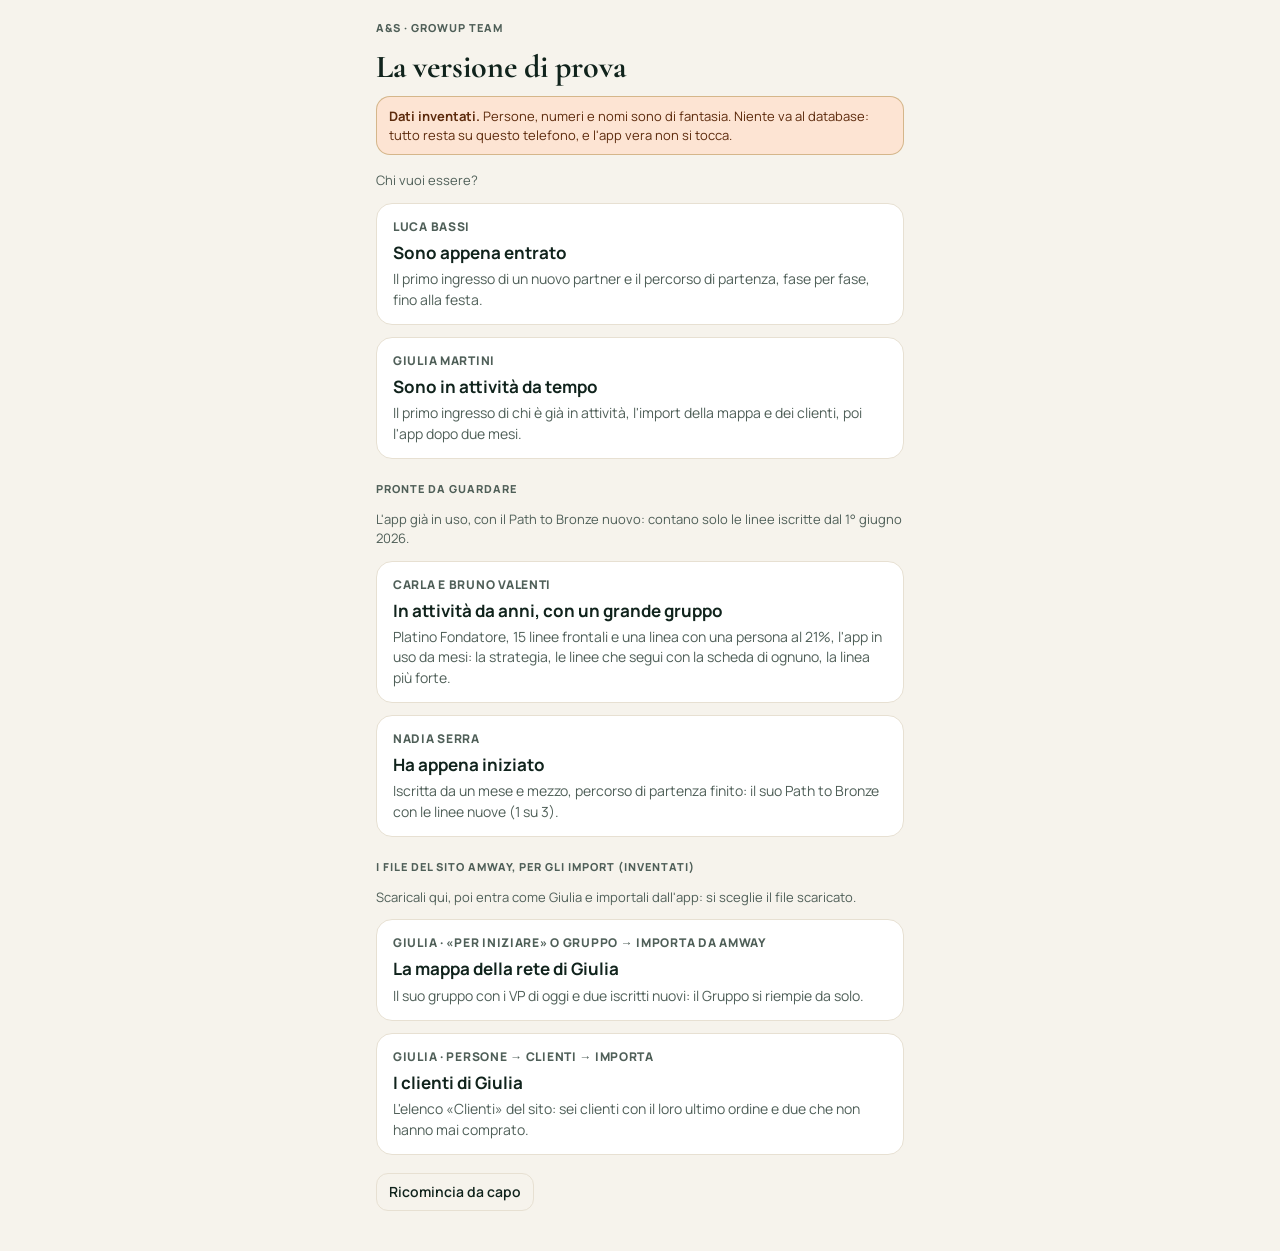
<file: growup-team/prova/index.html>
<!doctype html>
<html lang="it">
<head>
<meta charset="utf-8">
<!-- Growup Team · versione di prova, con dati inventati. La pagina NON può collegarsi a nessun server (connect-src 'self'):
     il database vero non si raggiunge da qui. Tutto resta sul telefono, con le chiavi «prova.». -->
<meta http-equiv="Content-Security-Policy" content="default-src 'self'; script-src 'self'; style-src 'self' 'unsafe-inline'; font-src 'self'; img-src 'self' data: blob:; connect-src 'self'; manifest-src 'self'; worker-src 'self'; object-src 'none'; base-uri 'self'; form-action 'self'">
<meta name="referrer" content="no-referrer">
<meta name="robots" content="noindex, nofollow">
<meta name="viewport" content="width=device-width, initial-scale=1, viewport-fit=cover">
<title>Growup Team · prova</title>
<!-- tutti i file dell'app si leggono dalla cartella di sopra (growup-team/) -->
<base href="../">
<script src="prova/dati-prova.js"></script>
<script src="prova/dati-specchio.js"></script>
<script src="prova/avvio-prova.js"></script>
</head>
<body>
<p style="padding:20px;font-family:sans-serif">Caricamento della prova…</p>
</body>
</html>
</file>
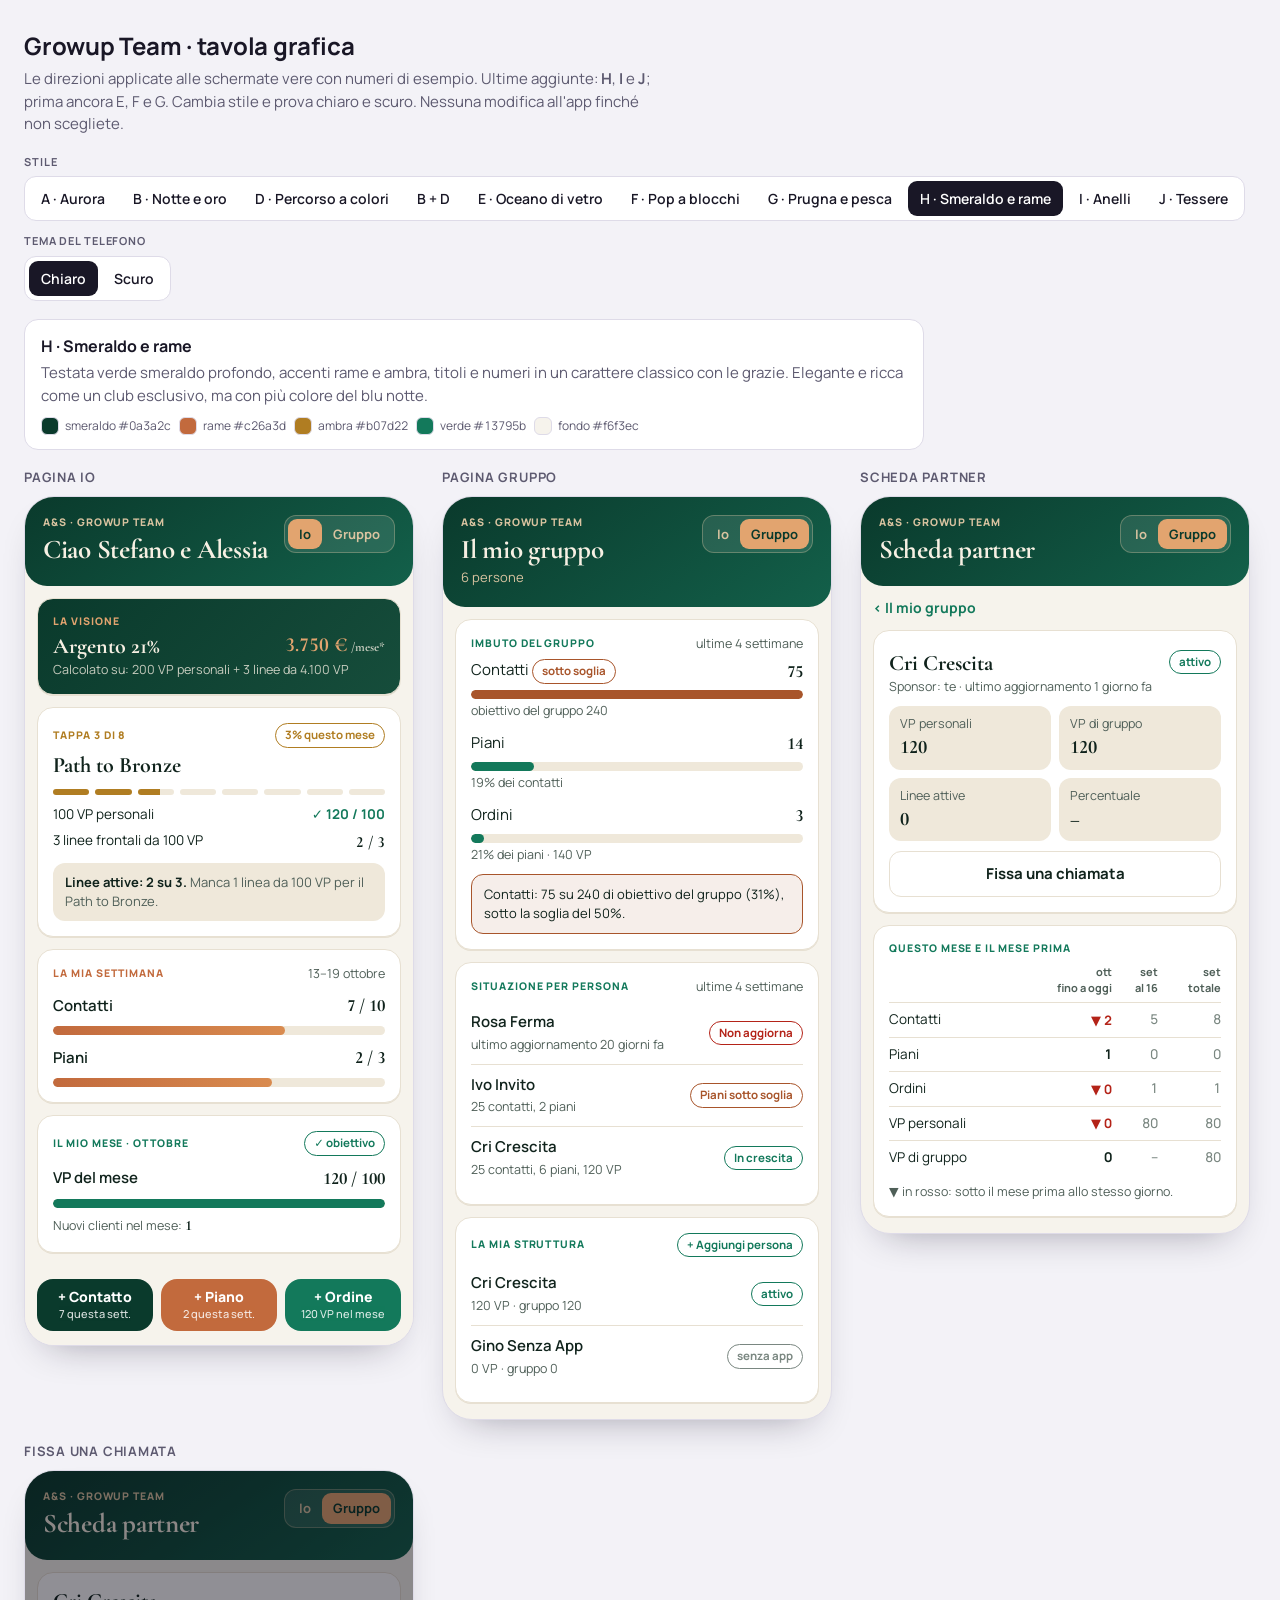
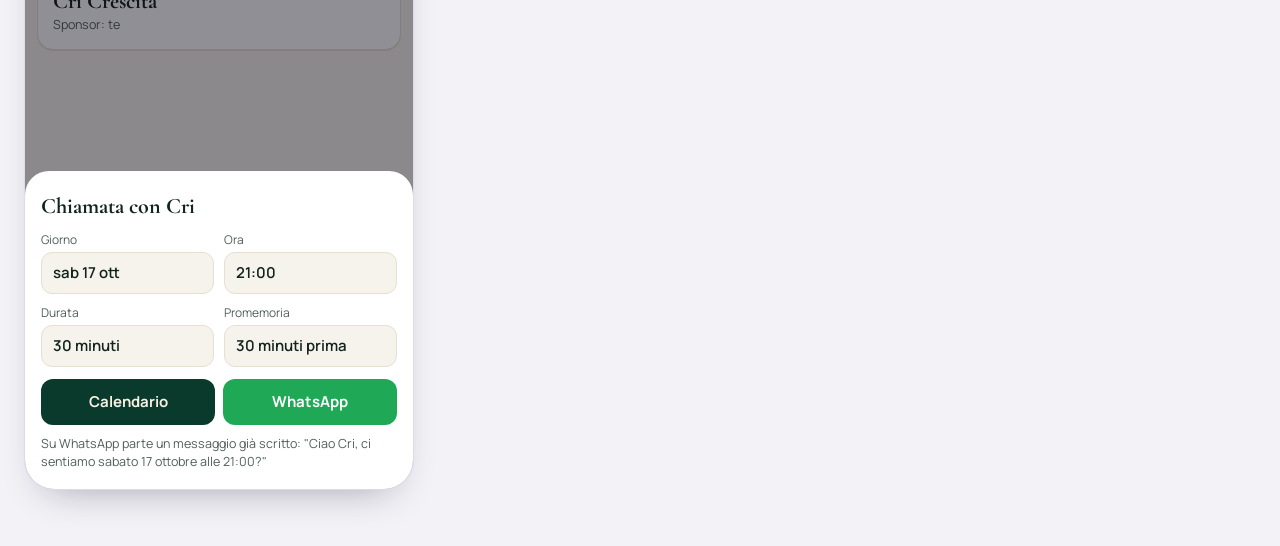
<file: growup-team/design/tavola-grafica.html>
<!doctype html>
<html lang="it">
<head>
<meta charset="utf-8">
<meta name="viewport" content="width=device-width, initial-scale=1, viewport-fit=cover">
<title>Growup Tavola Grafica</title>
<meta name="claude:viewport-fit-sides" content="cover">
<link rel="preconnect" href="https://fonts.googleapis.com">
<link rel="preconnect" href="https://fonts.gstatic.com" crossorigin>
<link rel="stylesheet" href="https://fonts.googleapis.com/css2?family=Plus+Jakarta+Sans:wght@400;500;600;700;800&family=Fraunces:opsz,wght@9..144,500;9..144,600;9..144,700&family=Manrope:wght@400;500;600;700;800&family=Outfit:wght@400;500;600;700;800&family=Sora:wght@400;600;700;800&family=DM+Serif+Display&family=Cormorant+Garamond:wght@600;700&family=DM+Sans:opsz,wght@9..40,400;9..40,500;9..40,700&display=swap">
<style>
/* Layout: banco di prova — controlli in alto, poi i quattro telefoni affiancati (su telefono uno alla volta) */
:root{
  --bg:#f3f2f7; --fg:#191726; --fg2:#5d5a70; --line:#dedbe8; --panel:#ffffff; --sel:#191726; --sel-ink:#ffffff;
  --f-ui:"Manrope", system-ui, -apple-system, "Segoe UI", Roboto, sans-serif;
}
@media (prefers-color-scheme: dark){ :root:not([data-theme="light"]){
  --bg:#121119; --fg:#efedf6; --fg2:#a7a3b8; --line:#2c2a38; --panel:#1b1a24; --sel:#efedf6; --sel-ink:#121119; color-scheme:dark } }
:root[data-theme="dark"]{
  --bg:#121119; --fg:#efedf6; --fg2:#a7a3b8; --line:#2c2a38; --panel:#1b1a24; --sel:#efedf6; --sel-ink:#121119; color-scheme:dark }
*{box-sizing:border-box}
body{background:var(--bg);color:var(--fg);font:15px/1.5 var(--f-ui);
  padding-left:max(16px, env(safe-area-inset-left, 0px));padding-right:max(16px, env(safe-area-inset-right, 0px));padding-block:20px 48px}
.pagina{max-width:1560px;margin:0 auto;display:flex;flex-direction:column;gap:18px}
.intro h1{font-size:24px;margin:0 0 4px;letter-spacing:-.01em;text-wrap:balance}
.intro p{margin:0;color:var(--fg2);max-width:70ch}
.controlli{display:flex;flex-wrap:wrap;gap:12px 20px;align-items:center}
.gruppo-ctl{display:flex;flex-direction:column;gap:6px}
.gruppo-ctl>span{font-size:11px;font-weight:700;letter-spacing:.08em;text-transform:uppercase;color:var(--fg2)}
.seg{display:inline-flex;flex-wrap:wrap;gap:4px;padding:4px;border-radius:12px;background:var(--panel);border:1px solid var(--line)}
.seg button{font:600 14px var(--f-ui);border:0;background:transparent;color:var(--fg);padding:8px 12px;border-radius:9px;cursor:pointer}
.seg button[aria-pressed="true"]{background:var(--sel);color:var(--sel-ink)}
.seg button:focus-visible{outline:2px solid var(--fg);outline-offset:2px}
.nota-stile{background:var(--panel);border:1px solid var(--line);border-radius:14px;padding:14px 16px;max-width:900px}
.nota-stile b{font-size:16px}
.nota-stile p{margin:4px 0 0;color:var(--fg2)}
.palette{display:flex;flex-wrap:wrap;gap:8px;margin-top:10px}
.palette span{display:inline-flex;align-items:center;gap:6px;font-size:12px;color:var(--fg2);font-variant-numeric:tabular-nums}
.palette i{width:18px;height:18px;border-radius:6px;border:1px solid var(--line);display:inline-block}
.schermi-tab{display:none}
.telefoni{display:grid;grid-template-columns:repeat(auto-fill,minmax(330px,1fr));gap:22px;align-items:start}
.telefono-box{display:flex;flex-direction:column;gap:8px;min-width:0}
.telefono-box>h2{font-size:13px;font-weight:700;letter-spacing:.06em;text-transform:uppercase;color:var(--fg2);margin:0}
@media (max-width:760px){
  .schermi-tab{display:flex}
  .telefoni{grid-template-columns:1fr}
  .telefono-box{display:none}
  .telefono-box.attivo{display:flex}
}

/* ====== Il telefono finto: i token dei quattro stili ====== */
.mock{width:100%;max-width:390px;border-radius:30px;overflow:hidden;border:1px solid var(--line);
  background:var(--m-bg);color:var(--m-ink);font:15px/1.45 var(--m-fb);position:relative;
  box-shadow:0 18px 40px -24px rgba(20,16,40,.45)}

/* A · Aurora */
.mock[data-stile="a"]{
  --m-bg:#faf7ff; --m-card:#ffffff; --m-ink:#1d1533; --m-ink2:#625a7a; --m-ink3:#8a83a0; --m-line:#ece6f7;
  --m-head:linear-gradient(125deg,#6d28d9 0%,#c026d3 52%,#f97316 100%); --m-head-ink:#ffffff; --m-head-ink2:rgba(255,255,255,.82);
  --m-head-r:0 0 28px 28px; --m-eb:#8a83a0; --m-num:#1d1533;
  --a-week:#7c3aed; --a-week2:#db2777; --a-month:#db2777; --a-path:#7c3aed; --a-group:#ea580c;
  --m-b1:#7c3aed; --m-b2:#db2777; --m-b3:#ea580c; --m-b-ink:#ffffff;
  --m-prim:#7c3aed; --m-prim-ink:#ffffff; --m-r:20px; --m-shadow:0 6px 18px -10px rgba(76,29,149,.35); --m-bordo:transparent;
  --m-fd:"Plus Jakarta Sans", system-ui, sans-serif; --m-fb:"Plus Jakarta Sans", system-ui, sans-serif; --m-fn:"Plus Jakarta Sans", system-ui, sans-serif;
  --ok:#0f9d58; --warn:#b45309; --bad:#dc2626; --track:#efe9fb; --visione:linear-gradient(135deg,#f5edff,#ffeef6);
}
.mock[data-stile="a"][data-modo="scuro"]{
  --m-bg:#110c1e; --m-card:#1b1530; --m-ink:#f4effd; --m-ink2:#b5aacd; --m-ink3:#8c82a6; --m-line:#2c2447;
  --m-head:linear-gradient(125deg,#5b21b6 0%,#a21caf 52%,#c2410c 100%); --m-eb:#8c82a6; --m-num:#f4effd;
  --a-week:#a78bfa; --a-week2:#f472b6; --a-month:#f472b6; --a-path:#a78bfa; --a-group:#fb923c;
  --m-b1:#8b5cf6; --m-b2:#db2777; --m-b3:#ea580c; --m-prim:#8b5cf6;
  --m-shadow:none; --m-bordo:#2c2447; --ok:#4ade80; --warn:#fbbf24; --bad:#f87171; --track:#2a2242; --visione:linear-gradient(135deg,#2a1d4a,#361a3a);
}
/* B · Notte e oro */
.mock[data-stile="b"], .mock[data-stile="bd"]{
  --m-bg:#fbf8f1; --m-card:#ffffff; --m-ink:#0f172a; --m-ink2:#55607a; --m-ink3:#7c8499; --m-line:#ece5d4;
  --m-head:#0f172a; --m-head-ink:#fbf8f1; --m-head-ink2:#c9cfdc; --m-head-r:0; --m-eb:#9a7a1c; --m-num:#0f172a;
  --a-week:#b8860b; --a-week2:#0f9f74; --a-month:#0f9f74; --a-path:#b8860b; --a-group:#0f9f74;
  --m-b1:#0f172a; --m-b2:#0f172a; --m-b3:#0f172a; --m-b-ink:#f5c84c;
  --m-prim:#0f172a; --m-prim-ink:#f5c84c; --m-r:16px; --m-shadow:0 1px 0 #ece5d4; --m-bordo:#ece5d4;
  --m-fd:"Fraunces", Georgia, serif; --m-fb:"Manrope", system-ui, sans-serif; --m-fn:"Fraunces", Georgia, serif;
  --ok:#0f8a64; --warn:#9a6b00; --bad:#c2410c; --track:#f1ebdc; --visione:linear-gradient(135deg,#0f172a,#1e2a4a);
  --visione-ink:#fbf8f1; --visione-oro:#f5c84c;
}
.mock[data-stile="b"][data-modo="scuro"], .mock[data-stile="bd"][data-modo="scuro"]{
  --m-bg:#0a0f1d; --m-card:#121a2d; --m-ink:#f2eee4; --m-ink2:#a9b1c4; --m-ink3:#7d869b; --m-line:#222c43;
  --m-head:#060a14; --m-eb:#e0b43a; --m-num:#f2eee4;
  --a-week:#f5c84c; --a-week2:#34d399; --a-month:#34d399; --a-path:#f5c84c; --a-group:#34d399;
  --m-b1:#f5c84c; --m-b2:#f5c84c; --m-b3:#f5c84c; --m-b-ink:#0a0f1d; --m-prim:#f5c84c; --m-prim-ink:#0a0f1d;
  --m-shadow:none; --m-bordo:#222c43; --ok:#34d399; --warn:#f5c84c; --bad:#fb7d5b; --track:#1d2740;
  --visione:linear-gradient(135deg,#17213a,#0e1527);
}
/* B+D: notte e oro con un colore per area */
.mock[data-stile="bd"]{
  --a-week:#2f5bd3; --a-week2:#2f5bd3; --a-month:#0f9f74; --a-path:#b8860b; --a-group:#be185d;
  --m-b1:#2f5bd3; --m-b2:#0f9f74; --m-b3:#b8860b; --m-b-ink:#ffffff;
}
.mock[data-stile="bd"][data-modo="scuro"]{
  --a-week:#7aa2ff; --a-week2:#7aa2ff; --a-month:#34d399; --a-path:#f5c84c; --a-group:#f472b6;
  --m-b1:#3a63d8; --m-b2:#0f8a64; --m-b3:#d4a017; --m-b-ink:#ffffff;
}
/* D · Percorso a colori */
.mock[data-stile="d"]{
  --m-bg:#f4f6fb; --m-card:#ffffff; --m-ink:#111827; --m-ink2:#4b5567; --m-ink3:#7b8494; --m-line:#e3e7ef;
  --m-head:transparent; --m-head-ink:#111827; --m-head-ink2:#4b5567; --m-head-r:0; --m-eb:#7b8494; --m-num:#111827;
  --a-week:#2563eb; --a-week2:#2563eb; --a-month:#4d7c0f; --a-path:#b5652a; --a-group:#c0267a;
  --m-b1:#2563eb; --m-b2:#7c3aed; --m-b3:#4d7c0f; --m-b-ink:#ffffff;
  --m-prim:#111827; --m-prim-ink:#ffffff; --m-r:18px; --m-shadow:0 4px 14px -10px rgba(17,24,39,.35); --m-bordo:#e3e7ef;
  --m-fd:"Outfit", system-ui, sans-serif; --m-fb:"Outfit", system-ui, sans-serif; --m-fn:"Outfit", system-ui, sans-serif;
  --ok:#15803d; --warn:#a16207; --bad:#dc2626; --track:#eceff5; --visione:linear-gradient(120deg,#fbefe4,#eef0f4);
}
.mock[data-stile="d"][data-modo="scuro"]{
  --m-bg:#0d1117; --m-card:#161b24; --m-ink:#eef2f7; --m-ink2:#a5aebd; --m-ink3:#7d8696; --m-line:#262d3a;
  --m-head-ink:#eef2f7; --m-head-ink2:#a5aebd; --m-eb:#7d8696; --m-num:#eef2f7;
  --a-week:#60a5fa; --a-week2:#60a5fa; --a-month:#a3e635; --a-path:#e0a06a; --a-group:#f472b6;
  --m-b1:#2563eb; --m-b2:#7c3aed; --m-b3:#3f6212; --m-prim:#eef2f7; --m-prim-ink:#0d1117;
  --m-shadow:none; --ok:#4ade80; --warn:#facc15; --bad:#f87171; --track:#232a37; --visione:linear-gradient(120deg,#2b2118,#1b2029);
}

/* E · Oceano di vetro: fondo sfumato, card trasparenti, testata integrata */
.mock[data-stile="e"]{
  --m-bg:linear-gradient(165deg,#dbeafe 0%,#ede9fe 50%,#fce7f3 100%); --m-bg-solid:#eef0fd;
  --m-card:rgba(255,255,255,.72); --m-ink:#0d1a3a; --m-ink2:#4a5677; --m-ink3:#6f7a96; --m-line:rgba(13,26,58,.10);
  --m-head:transparent; --m-head-ink:#0d1a3a; --m-head-ink2:#4a5677; --m-head-r:0; --m-eb:#6f7a96; --m-num:#0d1a3a;
  --a-week:#4f46e5; --a-week2:#06b6d4; --a-month:#0e9488; --a-path:#7c3aed; --a-group:#db2777;
  --m-b1:#4f46e5; --m-b2:#0891b2; --m-b3:#c026d3; --m-b-ink:#ffffff;
  --m-prim:#4f46e5; --m-prim-ink:#ffffff; --m-r:22px; --m-shadow:0 10px 30px -18px rgba(49,46,129,.45); --m-bordo:rgba(255,255,255,.9);
  --m-fd:"Sora", system-ui, sans-serif; --m-fb:"Sora", system-ui, sans-serif; --m-fn:"Sora", system-ui, sans-serif;
  --ok:#0f8a5f; --warn:#b45309; --bad:#dc2626; --track:rgba(79,70,229,.12); --visione:linear-gradient(135deg,rgba(255,255,255,.85),rgba(255,255,255,.55));
}
.mock[data-stile="e"][data-modo="scuro"]{
  --m-bg:linear-gradient(165deg,#0b1033 0%,#0b2a3c 55%,#2b0b31 100%); --m-bg-solid:#0d1733;
  --m-card:rgba(255,255,255,.07); --m-ink:#eef2ff; --m-ink2:#aab3d1; --m-ink3:#8590b2; --m-line:rgba(255,255,255,.10);
  --m-head-ink:#eef2ff; --m-head-ink2:#aab3d1; --m-eb:#8590b2; --m-num:#eef2ff;
  --a-week:#818cf8; --a-week2:#22d3ee; --a-month:#2dd4bf; --a-path:#c084fc; --a-group:#f472b6;
  --m-b1:#6366f1; --m-b2:#0891b2; --m-b3:#c026d3; --m-prim:#818cf8; --m-prim-ink:#0b1033;
  --m-shadow:none; --m-bordo:rgba(255,255,255,.12); --ok:#4ade80; --warn:#fbbf24; --bad:#f87171; --track:rgba(255,255,255,.10);
  --visione:linear-gradient(135deg,rgba(129,140,248,.22),rgba(244,114,182,.14));
}
.mock[data-stile="e"] .c{backdrop-filter:blur(14px);-webkit-backdrop-filter:blur(14px)}
.mock[data-stile="e"] .hd h3{font-size:26px;font-weight:800}
.mock[data-stile="e"] .sel{background:rgba(255,255,255,.55);border:1px solid var(--m-bordo)}
.mock[data-stile="e"][data-modo="scuro"] .sel{background:rgba(255,255,255,.08)}
.mock[data-stile="e"] .sel span.on{background:var(--m-prim);color:var(--m-prim-ink)}
.mock[data-stile="e"] .barra i{background:linear-gradient(90deg,var(--a-week),var(--a-week2))}
.mock[data-stile="e"] .eb.area{color:var(--area)}
.mock[data-stile="e"] .azioni div{border-radius:999px;box-shadow:0 8px 18px -10px rgba(49,46,129,.6)}
.mock[data-stile="e"] .visione .num{background:linear-gradient(90deg,#4f46e5,#db2777);-webkit-background-clip:text;background-clip:text;color:transparent}
.mock[data-stile="e"][data-modo="scuro"] .visione .num{background:linear-gradient(90deg,#a5b4fc,#f9a8d4);-webkit-background-clip:text;background-clip:text}

/* F · Pop a blocchi: sezioni a colore pieno, numeri grandi */
.mock[data-stile="f"]{
  --m-bg:#fff8f1; --m-card:#ffffff; --m-ink:#1a1423; --m-ink2:#5c5566; --m-ink3:#857e8f; --m-line:#f0e6db;
  --m-head:transparent; --m-head-ink:#1a1423; --m-head-ink2:#5c5566; --m-head-r:0; --m-eb:#857e8f; --m-num:#1a1423;
  --a-week:#e63946; --a-week2:#e63946; --a-month:#0f8b7d; --a-path:#6d28d9; --a-group:#e63946;
  --m-b1:#e63946; --m-b2:#0f8b7d; --m-b3:#6d28d9; --m-b-ink:#ffffff;
  --m-prim:#1a1423; --m-prim-ink:#ffffff; --m-r:24px; --m-shadow:none; --m-bordo:#f0e6db;
  --m-fd:"Sora", system-ui, sans-serif; --m-fb:"DM Sans", system-ui, sans-serif; --m-fn:"Sora", system-ui, sans-serif;
  --ok:#0f8b4d; --warn:#b45309; --bad:#d62839; --track:#f3ebe2; --visione:#ffc93c; --visione-ink:#1a1423;
}
.mock[data-stile="f"][data-modo="scuro"]{
  --m-bg:#141119; --m-card:#1f1a26; --m-ink:#f6f1fa; --m-ink2:#b5aec0; --m-ink3:#8b8496; --m-line:#2d2735;
  --m-head-ink:#f6f1fa; --m-head-ink2:#b5aec0; --m-eb:#8b8496; --m-num:#f6f1fa;
  --a-week:#d62f3c; --a-week2:#d62f3c; --a-month:#0c7a6e; --a-path:#6024c8; --a-group:#ff6b75;
  --m-b1:#d62f3c; --m-b2:#0c7a6e; --m-b3:#6024c8; --m-prim:#f6f1fa; --m-prim-ink:#141119;
  --m-bordo:#2d2735; --ok:#4ade80; --warn:#fbbf24; --bad:#ff6b75; --track:#2d2735; --visione:#e8b21f; --visione-ink:#1a1423;
}
.mock[data-stile="f"] .hd h3{font-size:28px;font-weight:800;letter-spacing:-.02em}
.mock[data-stile="f"] .sel{background:var(--m-line)}
.mock[data-stile="f"] .sel span.on{background:var(--m-ink);color:var(--m-bg)}
.mock[data-stile="f"] .c[style*="--a-week"], .mock[data-stile="f"] .c[style*="--a-month"], .mock[data-stile="f"] .c[style*="--a-path"]{
  background:var(--area);color:#ffffff;border-color:transparent;--m-ink:#ffffff;--m-ink2:rgba(255,255,255,.85);--m-num:#ffffff;
  --track:rgba(255,255,255,.28);--ok:#ffffff;--m-line:rgba(255,255,255,.25)}
.mock[data-stile="f"] .c[style*="--a-week"] .eb, .mock[data-stile="f"] .c[style*="--a-month"] .eb, .mock[data-stile="f"] .c[style*="--a-path"] .eb{color:rgba(255,255,255,.85)}
.mock[data-stile="f"] .c[style*="--a-week"] .barra i, .mock[data-stile="f"] .c[style*="--a-month"] .barra i, .mock[data-stile="f"] .c[style*="--a-path"] .tappe i.f{background:#ffffff}
.mock[data-stile="f"] .c[style*="--a-path"] .tappe i.ora{background:linear-gradient(90deg,#fff 60%,rgba(255,255,255,.28) 60%)}
.mock[data-stile="f"] .c[style*="--a-path"] .pill.acc, .mock[data-stile="f"] .c[style*="--a-month"] .pill{color:#ffffff}
.mock[data-stile="f"] .c[style*="--a-path"] .spinta{background:rgba(255,255,255,.16);color:rgba(255,255,255,.9)}
.mock[data-stile="f"] .c[style*="--a-path"] .spinta b{color:#fff}
.mock[data-stile="f"] .obiettivo .num{font-size:22px;font-weight:800}
.mock[data-stile="f"] .t2{font-size:21px;font-weight:800}
.mock[data-stile="f"] .barra{height:12px}
.mock[data-stile="f"] .azioni div{border-radius:20px;padding:12px 6px}

/* G · Prugna e pesca: testata prugna, titoli con le grazie, accenti caldi */
.mock[data-stile="g"]{
  --m-bg:#fdf5f0; --m-card:#ffffff; --m-ink:#2a1029; --m-ink2:#6b5468; --m-ink3:#8f7a8c; --m-line:#f2e2da;
  --m-head:linear-gradient(140deg,#3d0f3f 0%,#6b1d5c 70%,#8a2a5c 100%); --m-head-ink:#fff4ee; --m-head-ink2:#f3c9b8; --m-head-r:0 0 26px 26px;
  --m-eb:#b0532f; --m-num:#2a1029;
  --a-week:#e8693f; --a-week2:#f2a65a; --a-month:#13958a; --a-path:#8a2a6e; --a-group:#e8693f;
  --m-b1:#6b1d5c; --m-b2:#e8693f; --m-b3:#13958a; --m-b-ink:#ffffff;
  --m-prim:#6b1d5c; --m-prim-ink:#ffffff; --m-r:18px; --m-shadow:0 6px 18px -12px rgba(61,15,63,.35); --m-bordo:#f2e2da;
  --m-fd:"DM Serif Display", Georgia, serif; --m-fb:"DM Sans", system-ui, sans-serif; --m-fn:"DM Serif Display", Georgia, serif;
  --ok:#0f8a6c; --warn:#b4530f; --bad:#c81e4a; --track:#f7e9e2; --visione:linear-gradient(135deg,#ffe3d6,#fbe0ee);
}
.mock[data-stile="g"][data-modo="scuro"]{
  --m-bg:#160913; --m-card:#22111f; --m-ink:#fbeff4; --m-ink2:#c3a9bc; --m-ink3:#977f92; --m-line:#3a2236;
  --m-head:linear-gradient(140deg,#2a0828 0%,#4a1240 100%); --m-eb:#f2a07c; --m-num:#fbeff4;
  --a-week:#ff8a5c; --a-week2:#ffc078; --a-month:#3fd0c0; --a-path:#e07ac8; --a-group:#ff8a5c;
  --m-b1:#8a2a7a; --m-b2:#d9572c; --m-b3:#0f8a7e; --m-prim:#f2a07c; --m-prim-ink:#160913;
  --m-shadow:none; --m-bordo:#3a2236; --ok:#5ee0b0; --warn:#ffc078; --bad:#ff7a98; --track:#3a2236;
  --visione:linear-gradient(135deg,#3a1630,#2a1428);
}
.mock[data-stile="g"] h3, .mock[data-stile="g"] .t2{font-weight:400;letter-spacing:0}
.mock[data-stile="g"] .hd .eb{color:#f3c9b8}
.mock[data-stile="g"] .sel{background:rgba(255,255,255,.12)}
.mock[data-stile="g"] .sel span.on{background:#fff4ee;color:#3d0f3f}
.mock[data-stile="g"] .barra i{background:linear-gradient(90deg,var(--a-week),var(--a-week2))}
.mock[data-stile="g"] .c[style*="--a-month"] .barra i{background:var(--a-month)}
.mock[data-stile="g"] .eb.area{color:var(--area)}
.mock[data-stile="g"][data-modo="scuro"] .eb.area{color:var(--area)}

/* H · Smeraldo e rame */
.mock[data-stile="h"]{
  --m-bg:#f6f3ec; --m-card:#ffffff; --m-ink:#10231c; --m-ink2:#4f5f58; --m-ink3:#7a8781; --m-line:#e7e0d2;
  --m-head:linear-gradient(145deg,#0a3a2c 0%,#13604a 100%); --m-head-ink:#f7f0e3; --m-head-ink2:#d9c3a0; --m-head-r:0 0 22px 22px;
  --m-eb:#a8552b; --m-num:#10231c;
  --a-week:#c26a3d; --a-week2:#d98b4f; --a-month:#13795b; --a-path:#b07d22; --a-group:#13795b;
  --m-b1:#0a3a2c; --m-b2:#c26a3d; --m-b3:#13795b; --m-b-ink:#ffffff;
  --m-prim:#0a3a2c; --m-prim-ink:#f7f0e3; --m-r:16px; --m-shadow:0 1px 0 #e7e0d2; --m-bordo:#e7e0d2;
  --m-fd:"Cormorant Garamond", Georgia, serif; --m-fb:"Manrope", system-ui, sans-serif; --m-fn:"Cormorant Garamond", Georgia, serif;
  --ok:#13795b; --warn:#a8552b; --bad:#b42318; --track:#efe8da; --visione:linear-gradient(135deg,#0a3a2c,#164d3b);
  --visione-ink:#f7f0e3; --visione-oro:#e2a46f;
}
.mock[data-stile="h"][data-modo="scuro"]{
  --m-bg:#07130e; --m-card:#0f1f18; --m-ink:#eef5f0; --m-ink2:#a7b8ae; --m-ink3:#7d8f85; --m-line:#1f3329;
  --m-head:linear-gradient(145deg,#04100b 0%,#0b2c21 100%); --m-eb:#e2a46f; --m-num:#eef5f0;
  --a-week:#e08a5a; --a-week2:#f0a76f; --a-month:#34c08f; --a-path:#e2b45a; --a-group:#34c08f;
  --m-b1:#13604a; --m-b2:#c26a3d; --m-b3:#1f8a68; --m-prim:#e2a46f; --m-prim-ink:#07130e;
  --m-shadow:none; --m-bordo:#1f3329; --ok:#34c08f; --warn:#f0a76f; --bad:#ff7b6b; --track:#1c2e25;
  --visione:linear-gradient(135deg,#123528,#0c2219);
}
.mock[data-stile="h"] h3{font-size:27px;font-weight:700}
.mock[data-stile="h"] .t2{font-size:22px;font-weight:700}
.mock[data-stile="h"] .num{font-weight:700;font-size:1.15em;font-variant-numeric:lining-nums tabular-nums}
.mock[data-stile="h"] .hd .eb{color:#d9c3a0}
.mock[data-stile="h"] .sel{background:rgba(255,255,255,.1);border:1px solid rgba(217,195,160,.35)}
.mock[data-stile="h"] .sel span.on{background:#e2a46f;color:#0a3a2c}
.mock[data-stile="h"] .barra i{background:linear-gradient(90deg,var(--a-week),var(--a-week2))}
.mock[data-stile="h"] .c[style*="--a-month"] .barra i{background:var(--a-month)}
.mock[data-stile="h"] .eb.area{color:var(--area)}

/* I · Anelli: cerchi di avanzamento al posto delle barre */
.mock[data-stile="i"]{
  --m-bg:#f1f4f9; --m-card:#ffffff; --m-ink:#0f172a; --m-ink2:#4b5568; --m-ink3:#78819a; --m-line:#e2e7f0;
  --m-head:#ffffff; --m-head-ink:#0f172a; --m-head-ink2:#4b5568; --m-head-r:0 0 26px 26px; --m-eb:#78819a; --m-num:#0f172a;
  --a-week:#f2600c; --a-week2:#f2600c; --a-month:#00999a; --a-path:#2f6fe4; --a-group:#7c3aed;
  --m-b1:#f2600c; --m-b2:#2f6fe4; --m-b3:#00999a; --m-b-ink:#ffffff;
  --m-prim:#2f6fe4; --m-prim-ink:#ffffff; --m-r:22px; --m-shadow:0 6px 20px -14px rgba(15,23,42,.35); --m-bordo:transparent;
  --m-fd:"Outfit", system-ui, sans-serif; --m-fb:"Outfit", system-ui, sans-serif; --m-fn:"Outfit", system-ui, sans-serif;
  --ok:#0f8a5f; --warn:#b45309; --bad:#dc2626; --track:#e8edf5; --visione:linear-gradient(120deg,#e8f0ff,#fff1e8);
}
.mock[data-stile="i"][data-modo="scuro"]{
  --m-bg:#0a0e16; --m-card:#141a26; --m-ink:#eef2f8; --m-ink2:#a3adc0; --m-ink3:#7a849a; --m-line:#232b3a;
  --m-head:#141a26; --m-head-ink:#eef2f8; --m-head-ink2:#a3adc0; --m-eb:#7a849a; --m-num:#eef2f8;
  --a-week:#ff8a4c; --a-week2:#ff8a4c; --a-month:#2fd1c4; --a-path:#6ea0ff; --a-group:#b18cff;
  --m-b1:#e2560a; --m-b2:#2f6fe4; --m-b3:#008a8b; --m-prim:#6ea0ff; --m-prim-ink:#0a0e16;
  --m-shadow:none; --m-bordo:#232b3a; --ok:#4ade80; --warn:#fbbf24; --bad:#f87171; --track:#262f40;
  --visione:linear-gradient(120deg,#16233f,#2a1a14);
}
.mock[data-stile="i"] .hd{box-shadow:0 8px 20px -16px rgba(15,23,42,.5)}
.mock[data-stile="i"] .sel{background:var(--track)}
.mock[data-stile="i"] .sel span.on{background:var(--m-prim);color:var(--m-prim-ink)}
.mock[data-stile="i"] .eb.area{color:var(--area)}
.mock[data-stile="i"] .c[style*="--a-week"]{display:grid;grid-template-columns:1fr 1fr;column-gap:10px}
.mock[data-stile="i"] .c[style*="--a-week"]>.spread{grid-column:1 / -1}
.mock[data-stile="i"] .obiettivo{display:grid;justify-items:center;text-align:center;gap:6px;margin-top:12px}
.mock[data-stile="i"] .obiettivo .barra{grid-row:1;width:86px;height:86px;border-radius:50%;margin:0;
  background:conic-gradient(var(--area) calc(var(--p) * 1%), var(--track) 0);display:grid;place-items:center}
.mock[data-stile="i"] .obiettivo .barra i{width:66px !important;height:66px;border-radius:50%;background:var(--m-card) !important}
.mock[data-stile="i"] .obiettivo .spread{flex-direction:column;gap:0}
.mock[data-stile="i"] .obiettivo .num{font-size:20px;font-weight:800}
.mock[data-stile="i"] .c[style*="--a-month"] .obiettivo{grid-template-columns:auto 1fr;justify-items:start;text-align:left;column-gap:14px;align-items:center}
.mock[data-stile="i"] .c[style*="--a-month"] .obiettivo .barra{grid-column:1}
.mock[data-stile="i"] .c[style*="--a-month"] .obiettivo .spread{grid-column:2;grid-row:1;align-items:flex-start}
.mock[data-stile="i"] .imbuto .barra i{background:var(--area)}
.mock[data-stile="i"] .azioni div{border-radius:18px}

/* J · Tessere: sezioni come tessere tinte, numeri grandi */
.mock[data-stile="j"]{
  --m-bg:#faf9fd; --m-card:#ffffff; --m-ink:#17142a; --m-ink2:#565170; --m-ink3:#827d98; --m-line:#e9e6f2;
  --m-head:transparent; --m-head-ink:#17142a; --m-head-ink2:#565170; --m-head-r:0; --m-eb:#827d98; --m-num:#17142a;
  --a-week:#e8336d; --a-week2:#e8336d; --a-month:#0388a6; --a-path:#c77700; --a-group:#7b2cbf;
  --m-b1:#e8336d; --m-b2:#7b2cbf; --m-b3:#0388a6; --m-b-ink:#ffffff;
  --m-prim:#17142a; --m-prim-ink:#ffffff; --m-r:26px; --m-shadow:none; --m-bordo:transparent;
  --m-fd:"DM Sans", system-ui, sans-serif; --m-fb:"DM Sans", system-ui, sans-serif; --m-fn:"Sora", system-ui, sans-serif;
  --ok:#0f8a5f; --warn:#b45309; --bad:#d62839; --track:rgba(23,20,42,.08); --visione:#fff1c9; --tinta:#ffffff;
}
.mock[data-stile="j"][data-modo="scuro"]{
  --m-bg:#0e0c16; --m-card:#181524; --m-ink:#f4f1fb; --m-ink2:#b3adc8; --m-ink3:#878199; --m-line:#2a2638;
  --m-head-ink:#f4f1fb; --m-head-ink2:#b3adc8; --m-eb:#878199; --m-num:#f4f1fb;
  --a-week:#ff6b98; --a-week2:#ff6b98; --a-month:#3cc9e8; --a-path:#ffb84d; --a-group:#b57bff;
  --m-b1:#d42a60; --m-b2:#7b2cbf; --m-b3:#037a94; --m-prim:#f4f1fb; --m-prim-ink:#0e0c16;
  --ok:#4ade80; --warn:#fbbf24; --bad:#ff6b75; --track:rgba(255,255,255,.10); --visione:#2d2614; --tinta:#181524;
}
.mock[data-stile="j"] .hd h3{font-size:27px;font-weight:700;letter-spacing:-.02em}
.mock[data-stile="j"] .sel{background:var(--m-line)}
.mock[data-stile="j"] .sel span.on{background:var(--m-ink);color:var(--m-bg)}
.mock[data-stile="j"] .c[style*="--area"]{background:color-mix(in srgb,var(--area) 13%,var(--tinta))}
.mock[data-stile="j"][data-modo="scuro"] .c[style*="--area"]{background:color-mix(in srgb,var(--area) 18%,var(--tinta))}
.mock[data-stile="j"] .corpo[style*="--area"]>.c{background:color-mix(in srgb,var(--area) 9%,var(--tinta))}
.mock[data-stile="j"] .eb.area{color:var(--area)}
.mock[data-stile="j"] .c[style*="--a-week"]{display:grid;grid-template-columns:1fr 1fr;column-gap:10px}
.mock[data-stile="j"] .c[style*="--a-week"]>.spread{grid-column:1 / -1}
.mock[data-stile="j"] .obiettivo{background:var(--m-card);border-radius:18px;padding:10px 12px;margin-top:10px}
.mock[data-stile="j"] .obiettivo .spread{flex-direction:column;align-items:flex-start;gap:0}
.mock[data-stile="j"] .obiettivo .num{font-size:26px;font-weight:800;letter-spacing:-.02em}
.mock[data-stile="j"] .c[style*="--a-month"] .obiettivo .spread{flex-direction:row;align-items:center}
.mock[data-stile="j"] .barra i{background:var(--area)}
.mock[data-stile="j"] .tiles div{background:var(--m-card)}
.mock[data-stile="j"] .azioni div{border-radius:22px}

/* ====== Componenti dentro il telefono ====== */
.mock .hd{background:var(--m-head);color:var(--m-head-ink);border-radius:var(--m-head-r);padding:18px 18px 20px}
.mock .hd .riga{display:flex;justify-content:space-between;align-items:flex-start;gap:10px}
.mock .hd .eb{color:var(--m-head-ink2)}
.mock[data-stile="b"] .hd .eb, .mock[data-stile="bd"] .hd .eb{color:#f5c84c}
.mock h3{font:700 22px/1.2 var(--m-fd);margin:4px 0 0;letter-spacing:-.01em;text-wrap:balance}
.mock[data-stile="b"] h3, .mock[data-stile="bd"] h3{font-weight:600}
.mock .sotto{font-size:13px;color:var(--m-head-ink2);margin-top:2px}
.mock .sel{display:inline-flex;padding:3px;border-radius:12px;background:rgba(255,255,255,.18);flex:none}
.mock[data-stile="d"] .sel{background:var(--m-line)}
.mock[data-stile="b"] .sel, .mock[data-stile="bd"] .sel{background:rgba(255,255,255,.08);border:1px solid rgba(245,200,76,.35)}
.mock .sel span{font-size:13px;font-weight:700;padding:6px 11px;border-radius:9px;color:var(--m-head-ink2)}
.mock .sel span.on{background:#ffffff;color:#1d1533}
.mock[data-stile="b"] .sel span.on, .mock[data-stile="bd"] .sel span.on{background:#f5c84c;color:#0f172a}
.mock[data-stile="d"] .sel span.on{background:var(--m-card);color:var(--m-ink)}
.mock .corpo{padding:12px 12px 16px;display:flex;flex-direction:column;gap:12px}
.mock .c{background:var(--m-card);border-radius:var(--m-r);padding:15px;box-shadow:var(--m-shadow);border:1px solid var(--m-bordo)}
.mock .eb{font-size:10.5px;font-weight:800;letter-spacing:.09em;text-transform:uppercase;color:var(--m-eb)}
.mock[data-stile="d"] .eb.area, .mock[data-stile="bd"] .eb.area{color:var(--area)}
.mock .eb.area::before{content:"";display:none}
.mock[data-stile="d"] .eb.area::before, .mock[data-stile="bd"] .eb.area::before{display:inline-block;width:8px;height:8px;border-radius:50%;background:var(--area);margin-right:7px;vertical-align:1px}
.mock .spread{display:flex;justify-content:space-between;align-items:center;gap:8px}
.mock .t2{font:700 18px/1.25 var(--m-fd);margin:4px 0 0}
.mock[data-stile="b"] .t2, .mock[data-stile="bd"] .t2{font-weight:600}
.mock .num{font-family:var(--m-fn);font-weight:700;font-variant-numeric:tabular-nums;color:var(--m-num)}
.mock .small{font-size:12.5px;color:var(--m-ink2)}
.mock .pill{display:inline-flex;align-items:center;gap:5px;font-size:11.5px;font-weight:700;padding:3px 9px;border-radius:99px;
  border:1px solid currentColor;white-space:nowrap}
.mock .pill.acc{color:var(--area, var(--m-prim))}
.mock .pill.ok{color:var(--ok)} .mock .pill.warn{color:var(--warn)} .mock .pill.bad{color:var(--bad)}
.mock .pill.piena{background:var(--area);color:#fff;border-color:transparent}
.mock .visione{background:var(--visione);color:var(--visione-ink, var(--m-ink))}
.mock .visione .eb{color:var(--visione-oro, var(--m-eb))}
.mock .visione .num{color:var(--visione-oro, var(--m-num))}
.mock .visione .small{color:var(--visione-ink, var(--m-ink2));opacity:.8}
.mock .barra{height:9px;border-radius:99px;background:var(--track);overflow:hidden;margin-top:6px}
.mock .barra i{display:block;height:100%;border-radius:99px;background:var(--area, var(--m-prim))}
.mock[data-stile="a"] .barra i{background:linear-gradient(90deg,var(--a-week),var(--a-week2))}
.mock[data-stile="a"] [style*="--area:var(--a-month)"] .barra i{background:linear-gradient(90deg,#db2777,#f97316)}
.mock .obiettivo{display:flex;flex-direction:column;gap:2px;margin-top:10px}
.mock .obiettivo .spread span:first-child{font-weight:600}
.mock .tappe{display:flex;gap:6px;margin-top:10px}
.mock .tappe i{flex:1;height:6px;border-radius:99px;background:var(--track)}
.mock .tappe i.f{background:var(--area)}
.mock .tappe i.ora{background:linear-gradient(90deg,var(--area) 60%,var(--track) 60%)}
.mock .req{list-style:none;margin:10px 0 0;padding:0;display:flex;flex-direction:column;gap:6px;font-size:13.5px}
.mock .req li{display:flex;justify-content:space-between;gap:8px}
.mock .req .ok{color:var(--ok);font-weight:700}
.mock .spinta{margin-top:10px;padding:10px 12px;border-radius:12px;background:var(--track);font-size:13px;color:var(--m-ink2)}
.mock .spinta b{color:var(--m-ink)}
.mock .azioni{position:sticky;bottom:0;display:grid;grid-template-columns:repeat(3,1fr);gap:8px;padding:10px 12px 14px;
  background:linear-gradient(to top,var(--m-bg-solid, var(--m-bg)) 70%,transparent)}
.mock .azioni div{border-radius:16px;padding:10px 6px;text-align:center;font-weight:800;font-size:14px;color:var(--m-b-ink);line-height:1.2}
.mock .azioni div small{display:block;font-weight:500;font-size:11px;opacity:.85;margin-top:2px}
.mock .azioni div:nth-child(1){background:var(--m-b1)} .mock .azioni div:nth-child(2){background:var(--m-b2)} .mock .azioni div:nth-child(3){background:var(--m-b3)}
.mock .lista{list-style:none;margin:6px 0 0;padding:0}
.mock .lista li{display:flex;justify-content:space-between;align-items:center;gap:10px;padding:9px 0;border-top:1px solid var(--m-line)}
.mock .lista li:first-child{border-top:0}
.mock .lista b{font-weight:600}
.mock .imbuto{list-style:none;margin:6px 0 0;padding:0;display:flex;flex-direction:column;gap:10px}
.mock .imbuto .barra i{background:var(--area)}
.mock[data-stile="a"] .imbuto .barra i{background:linear-gradient(90deg,#7c3aed,#db2777)}
.mock .imbuto .collo .barra i{background:var(--warn)}
.mock .avviso{margin-top:10px;padding:10px 12px;border-radius:12px;font-size:13px;border:1px solid var(--warn);color:var(--m-ink);
  background:color-mix(in srgb,var(--warn) 10%,var(--m-card))}
.mock .tiles{display:grid;grid-template-columns:1fr 1fr;gap:8px;margin-top:10px}
.mock .tiles div{background:var(--track);border-radius:12px;padding:9px 11px;display:flex;flex-direction:column}
.mock .tiles .num{font-size:19px}
.mock .btn{display:block;text-align:center;border-radius:12px;padding:11px;font-weight:700;margin-top:10px;border:1px solid var(--m-line);color:var(--m-ink);background:var(--m-card)}
.mock .btn.prim{background:var(--m-prim);color:var(--m-prim-ink);border-color:transparent}
.mock .btn.wa{background:#1fa855;color:#fff;border-color:transparent}
.mock table{width:100%;border-collapse:collapse;font:inherit;font-size:13.5px;color:var(--m-ink);margin-top:6px}
.mock th{font-size:11px;font-weight:700;color:var(--m-ink2);text-align:right;padding:2px 0 6px 6px}
.mock td{padding:7px 0;border-top:1px solid var(--m-line)}
.mock td.n{text-align:right;padding-left:6px;font-variant-numeric:tabular-nums;font-weight:700}
.mock td.f{color:var(--m-ink3);font-weight:500}
.mock td.sotto{color:var(--bad)}
.mock .velo{position:absolute;inset:0;background:rgba(10,8,20,.45)}
.mock .foglio{position:absolute;left:0;right:0;bottom:0;background:var(--m-card);border-radius:24px 24px 0 0;padding:18px 16px 18px}
.mock .campi{display:grid;grid-template-columns:1fr 1fr;gap:10px;margin-top:10px}
.mock .campo span{display:block;font-size:12px;color:var(--m-ink2);margin-bottom:4px}
.mock .campo div{border:1px solid var(--m-line);border-radius:11px;padding:9px 11px;background:var(--m-bg-solid, var(--m-bg));font-weight:600}
.mock .due{display:grid;grid-template-columns:1fr 1fr;gap:8px}
.mock .due .btn{margin-top:12px}
.mock .indietro{font-weight:700;color:var(--area, var(--m-prim));font-size:14px}
.mock[data-stile="b"][data-modo="scuro"] .indietro, .mock[data-stile="b"] .hd .indietro{color:#f5c84c}
@media (prefers-reduced-motion: no-preference){ .mock{transition:background .25s} }
</style>
</head>
<body>

<div class="pagina">
  <div class="intro">
    <h1>Growup Team · tavola grafica</h1>
    <p>Le direzioni applicate alle schermate vere con numeri di esempio. Ultime aggiunte: <b>H</b>, <b>I</b> e <b>J</b>;
      prima ancora E, F e G. Cambia stile e prova chiaro e scuro. Nessuna modifica all'app finché non scegliete.</p>
  </div>

  <div class="controlli">
    <div class="gruppo-ctl"><span>Stile</span>
      <div class="seg" role="group" aria-label="Stile" id="ctl-stile">
        <button id="s-a" data-stile="a" aria-pressed="true">A · Aurora</button>
        <button id="s-b" data-stile="b" aria-pressed="false">B · Notte e oro</button>
        <button id="s-d" data-stile="d" aria-pressed="false">D · Percorso a colori</button>
        <button id="s-bd" data-stile="bd" aria-pressed="false">B + D</button>
        <button id="s-e" data-stile="e" aria-pressed="false">E · Oceano di vetro</button>
        <button id="s-f" data-stile="f" aria-pressed="false">F · Pop a blocchi</button>
        <button id="s-g" data-stile="g" aria-pressed="false">G · Prugna e pesca</button>
        <button id="s-h" data-stile="h" aria-pressed="false">H · Smeraldo e rame</button>
        <button id="s-i" data-stile="i" aria-pressed="false">I · Anelli</button>
        <button id="s-j" data-stile="j" aria-pressed="false">J · Tessere</button>
      </div></div>
    <div class="gruppo-ctl"><span>Tema del telefono</span>
      <div class="seg" role="group" aria-label="Tema" id="ctl-modo">
        <button id="m-c" data-modo="chiaro" aria-pressed="true">Chiaro</button>
        <button id="m-s" data-modo="scuro" aria-pressed="false">Scuro</button>
      </div></div>
    <div class="gruppo-ctl schermi-tab"><span>Schermata</span>
      <div class="seg" role="group" aria-label="Schermata" id="ctl-schermo">
        <button id="v-io" data-schermo="io" aria-pressed="true">Io</button>
        <button id="v-gr" data-schermo="gruppo" aria-pressed="false">Gruppo</button>
        <button id="v-sc" data-schermo="scheda" aria-pressed="false">Scheda</button>
        <button id="v-ch" data-schermo="chiamata" aria-pressed="false">Chiamata</button>
      </div></div>
  </div>

  <div class="nota-stile" id="nota"></div>

  <div class="telefoni">
    <!-- IO -->
    <section class="telefono-box attivo" data-schermo="io"><h2>Pagina Io</h2>
      <div class="mock">
        <div class="hd"><div class="riga">
          <div><div class="eb">A&amp;S · Growup Team</div><h3>Ciao Stefano e Alessia</h3></div>
          <div class="sel"><span class="on">Io</span><span>Gruppo</span></div></div></div>
        <div class="corpo">
          <div class="c visione">
            <div class="eb">La visione</div>
            <div class="spread"><span class="t2">Argento 21%</span><span class="num" style="font-size:20px">3.750 €<span class="small"> /mese*</span></span></div>
            <div class="small">Calcolato su: 200 VP personali + 3 linee da 4.100 VP</div>
          </div>
          <div class="c" style="--area:var(--a-path)">
            <div class="spread"><span class="eb area">Tappa 3 di 8</span><span class="pill acc">3% questo mese</span></div>
            <div class="t2">Path to Bronze</div>
            <div class="tappe"><i class="f"></i><i class="f"></i><i class="ora"></i><i></i><i></i><i></i><i></i><i></i></div>
            <ul class="req">
              <li><span>100 VP personali</span><span class="ok">✓ 120 / 100</span></li>
              <li><span>3 linee frontali da 100 VP</span><span class="num">2 / 3</span></li>
            </ul>
            <div class="spinta"><b>Linee attive: 2 su 3.</b> Manca 1 linea da 100 VP per il Path to Bronze.</div>
          </div>
          <div class="c" style="--area:var(--a-week)">
            <div class="spread"><span class="eb area">La mia settimana</span><span class="small">13–19 ottobre</span></div>
            <div class="obiettivo"><div class="spread"><span>Contatti</span><span class="num">7 / 10</span></div><div class="barra" style="--p:70"><i style="width:70%"></i></div></div>
            <div class="obiettivo"><div class="spread"><span>Piani</span><span class="num">2 / 3</span></div><div class="barra" style="--p:66"><i style="width:66%"></i></div></div>
          </div>
          <div class="c" style="--area:var(--a-month)">
            <div class="spread"><span class="eb area">Il mio mese · ottobre</span><span class="pill ok">✓ obiettivo</span></div>
            <div class="obiettivo"><div class="spread"><span>VP del mese</span><span class="num">120 / 100</span></div><div class="barra" style="--p:100"><i style="width:100%"></i></div></div>
            <div class="small" style="margin-top:8px">Nuovi clienti nel mese: <b class="num">1</b></div>
          </div>
        </div>
        <div class="azioni"><div>+ Contatto<small>7 questa sett.</small></div><div>+ Piano<small>2 questa sett.</small></div><div>+ Ordine<small>120 VP nel mese</small></div></div>
      </div>
    </section>

    <!-- GRUPPO -->
    <section class="telefono-box" data-schermo="gruppo"><h2>Pagina Gruppo</h2>
      <div class="mock">
        <div class="hd"><div class="riga">
          <div><div class="eb">A&amp;S · Growup Team</div><h3>Il mio gruppo</h3><div class="sotto">6 persone</div></div>
          <div class="sel"><span>Io</span><span class="on">Gruppo</span></div></div></div>
        <div class="corpo">
          <div class="c" style="--area:var(--a-group)">
            <div class="spread"><span class="eb area">Imbuto del gruppo</span><span class="small">ultime 4 settimane</span></div>
            <ul class="imbuto">
              <li class="collo"><div class="spread"><span>Contatti <span class="pill warn">sotto soglia</span></span><span class="num">75</span></div><div class="barra" style="--p:100"><i style="width:100%"></i></div><span class="small">obiettivo del gruppo 240</span></li>
              <li><div class="spread"><span>Piani</span><span class="num">14</span></div><div class="barra" style="--p:19"><i style="width:19%"></i></div><span class="small">19% dei contatti</span></li>
              <li><div class="spread"><span>Ordini</span><span class="num">3</span></div><div class="barra" style="--p:4"><i style="width:4%"></i></div><span class="small">21% dei piani · 140 VP</span></li>
            </ul>
            <div class="avviso">Contatti: 75 su 240 di obiettivo del gruppo (31%), sotto la soglia del 50%.</div>
          </div>
          <div class="c" style="--area:var(--a-group)">
            <div class="spread"><span class="eb area">Situazione per persona</span><span class="small">ultime 4 settimane</span></div>
            <ul class="lista">
              <li><span><b>Rosa Ferma</b><br><span class="small">ultimo aggiornamento 20 giorni fa</span></span><span class="pill bad">Non aggiorna</span></li>
              <li><span><b>Ivo Invito</b><br><span class="small">25 contatti, 2 piani</span></span><span class="pill warn">Piani sotto soglia</span></li>
              <li><span><b>Cri Crescita</b><br><span class="small">25 contatti, 6 piani, 120 VP</span></span><span class="pill ok">In crescita</span></li>
            </ul>
          </div>
          <div class="c" style="--area:var(--a-group)">
            <div class="spread"><span class="eb area">La mia struttura</span><span class="pill acc">+ Aggiungi persona</span></div>
            <ul class="lista">
              <li><span><b>Cri Crescita</b><br><span class="small">120 VP · gruppo 120</span></span><span class="pill ok">attivo</span></li>
              <li><span><b>Gino Senza App</b><br><span class="small">0 VP · gruppo 0</span></span><span class="pill" style="color:var(--m-ink3)">senza app</span></li>
            </ul>
          </div>
        </div>
      </div>
    </section>

    <!-- SCHEDA -->
    <section class="telefono-box" data-schermo="scheda"><h2>Scheda partner</h2>
      <div class="mock">
        <div class="hd"><div class="riga">
          <div><div class="eb">A&amp;S · Growup Team</div><h3>Scheda partner</h3></div>
          <div class="sel"><span>Io</span><span class="on">Gruppo</span></div></div></div>
        <div class="corpo" style="--area:var(--a-group)">
          <span class="indietro">‹ Il mio gruppo</span>
          <div class="c">
            <div class="spread"><span class="t2">Cri Crescita</span><span class="pill ok">attivo</span></div>
            <div class="small">Sponsor: te · ultimo aggiornamento 1 giorno fa</div>
            <div class="tiles">
              <div><span class="small">VP personali</span><span class="num">120</span></div>
              <div><span class="small">VP di gruppo</span><span class="num">120</span></div>
              <div><span class="small">Linee attive</span><span class="num">0</span></div>
              <div><span class="small">Percentuale</span><span class="num">–</span></div>
            </div>
            <span class="btn">Fissa una chiamata</span>
          </div>
          <div class="c">
            <div class="eb area">Questo mese e il mese prima</div>
            <table>
              <thead><tr><th></th><th>ott<br>fino a oggi</th><th>set<br>al 16</th><th>set<br>totale</th></tr></thead>
              <tbody>
                <tr><td>Contatti</td><td class="n sotto">▼ 2</td><td class="n f">5</td><td class="n f">8</td></tr>
                <tr><td>Piani</td><td class="n">1</td><td class="n f">0</td><td class="n f">0</td></tr>
                <tr><td>Ordini</td><td class="n sotto">▼ 0</td><td class="n f">1</td><td class="n f">1</td></tr>
                <tr><td>VP personali</td><td class="n sotto">▼ 0</td><td class="n f">80</td><td class="n f">80</td></tr>
                <tr><td>VP di gruppo</td><td class="n">0</td><td class="n f">–</td><td class="n f">80</td></tr>
              </tbody>
            </table>
            <div class="small" style="margin-top:8px">▼ in rosso: sotto il mese prima allo stesso giorno.</div>
          </div>
        </div>
      </div>
    </section>

    <!-- CHIAMATA -->
    <section class="telefono-box" data-schermo="chiamata"><h2>Fissa una chiamata</h2>
      <div class="mock" style="min-height:620px">
        <div class="hd"><div class="riga">
          <div><div class="eb">A&amp;S · Growup Team</div><h3>Scheda partner</h3></div>
          <div class="sel"><span>Io</span><span class="on">Gruppo</span></div></div></div>
        <div class="corpo"><div class="c"><span class="t2">Cri Crescita</span><div class="small">Sponsor: te</div></div></div>
        <div class="velo"></div>
        <div class="foglio" style="--area:var(--a-group)">
          <div class="t2">Chiamata con Cri</div>
          <div class="campi">
            <div class="campo"><span>Giorno</span><div>sab 17 ott</div></div>
            <div class="campo"><span>Ora</span><div>21:00</div></div>
            <div class="campo"><span>Durata</span><div>30 minuti</div></div>
            <div class="campo"><span>Promemoria</span><div>30 minuti prima</div></div>
          </div>
          <div class="due"><span class="btn prim">Calendario</span><span class="btn wa">WhatsApp</span></div>
          <div class="small" style="margin-top:10px">Su WhatsApp parte un messaggio già scritto: "Ciao Cri, ci sentiamo sabato 17 ottobre alle 21:00?"</div>
        </div>
      </div>
    </section>
  </div>
</div>

<script>
const NOTE = {
  a: { t:"A · Aurora", d:"Testata con sfumatura viola, fucsia e arancio; card bianche morbide senza bordi; i tre pulsanti in basso ognuno col suo colore. Energica e moderna, fa \"app di oggi\".",
       c:[["#7c3aed","viola"],["#db2777","fucsia"],["#ea580c","arancio"],["#faf7ff","fondo lilla"]] },
  b: { t:"B · Notte e oro", d:"Testata blu notte con scritte oro, fondo avorio, titoli e numeri in un carattere con le grazie. Elegante, da \"club dei riconoscimenti\"; il colore sta nei dettagli oro e smeraldo.",
       c:[["#0f172a","blu notte"],["#f5c84c","oro"],["#0f9f74","smeraldo"],["#fbf8f1","avorio"]] },
  d: { t:"D · Percorso a colori", d:"Ogni area ha il suo colore: settimana blu, mese verde, percorso bronzo, gruppo magenta. Si capisce dove si è a colpo d'occhio; testata pulita, carattere geometrico.",
       c:[["#2563eb","settimana"],["#4d7c0f","mese"],["#b5652a","percorso"],["#c0267a","gruppo"]] },
  bd:{ t:"B + D · Notte e oro con un colore per area", d:"L'eleganza di Notte e oro (testata blu notte, oro, titoli con le grazie) con un colore per area come in D, più vivace nei pulsanti in basso.",
       c:[["#0f172a","blu notte"],["#f5c84c","oro"],["#2f5bd3","settimana"],["#0f9f74","mese"],["#be185d","gruppo"]] },
  e: { t:"E · Oceano di vetro", d:"Fondo sfumato azzurro, lilla e rosa; card semitrasparenti come vetro smerigliato; testata integrata, senza fascia; pulsanti a pillola. Molto moderna, leggera, da app di ultima generazione.",
       c:[["#4f46e5","indaco"],["#06b6d4","ciano"],["#0e9488","acqua"],["#db2777","rosa"]] },
  f: { t:"F · Pop a blocchi", d:"Le sezioni principali diventano blocchi a colore pieno (settimana rosso corallo, mese verde acqua, percorso viola, visione giallo sole) con numeri grandi. La più colorata ed energica: si vede subito dove guardare.",
       c:[["#e63946","corallo"],["#0f8b7d","verde acqua"],["#6d28d9","viola"],["#ffc93c","giallo sole"],["#fff8f1","fondo"]] },
  g: { t:"G · Prugna e pesca", d:"Testata prugna con sfumatura, accenti pesca e verde acqua, titoli e numeri con un carattere con le grazie. Calda ed elegante, colorata senza essere chiassosa.",
       c:[["#6b1d5c","prugna"],["#e8693f","pesca"],["#13958a","verde acqua"],["#fdf5f0","fondo"]] },
  h: { t:"H · Smeraldo e rame", d:"Testata verde smeraldo profondo, accenti rame e ambra, titoli e numeri in un carattere classico con le grazie. Elegante e ricca come un club esclusivo, ma con più colore del blu notte.",
       c:[["#0a3a2c","smeraldo"],["#c26a3d","rame"],["#b07d22","ambra"],["#13795b","verde"],["#f6f3ec","fondo"]] },
  i: { t:"I · Anelli", d:"Gli obiettivi diventano cerchi di avanzamento, come gli anelli di attività dello smartwatch: contatti arancio, piani e VP verde acqua. Testata bianca sospesa, colori freschi e accesi. A colpo d'occhio si vede quanto manca.",
       c:[["#f2600c","arancio"],["#2f6fe4","blu"],["#00999a","verde acqua"],["#7c3aed","viola"]] },
  j: { t:"J · Tessere", d:"Ogni sezione è una tessera tinta del suo colore (rosa, azzurro, ambra, viola), come i widget del telefono; dentro, i numeri stanno su tasselli bianchi, grandi. Allegra, ordinata e molto leggibile.",
       c:[["#e8336d","rosa"],["#0388a6","azzurro"],["#c77700","ambra"],["#7b2cbf","viola"]] }
};
const st = { stile:"h", modo: (window.matchMedia && matchMedia("(prefers-color-scheme: dark)").matches) ? "scuro" : "chiaro", schermo:"io" };
try{ const s = JSON.parse(localStorage.getItem("tavola3") || "{}"); Object.assign(st, s); }catch(e){}
function applica(){
  document.querySelectorAll(".mock").forEach(m => { m.dataset.stile = st.stile; m.dataset.modo = st.modo; });
  document.querySelectorAll("#ctl-stile button").forEach(b => b.setAttribute("aria-pressed", b.dataset.stile === st.stile));
  document.querySelectorAll("#ctl-modo button").forEach(b => b.setAttribute("aria-pressed", b.dataset.modo === st.modo));
  document.querySelectorAll("#ctl-schermo button").forEach(b => b.setAttribute("aria-pressed", b.dataset.schermo === st.schermo));
  document.querySelectorAll(".telefono-box").forEach(t => t.classList.toggle("attivo", t.dataset.schermo === st.schermo));
  const n = NOTE[st.stile];
  document.getElementById("nota").innerHTML = `<b>${n.t}</b><p>${n.d}</p><div class="palette">${n.c.map(([h, l]) => `<span><i style="background:${h}"></i>${l} ${h}</span>`).join("")}</div>`;
  try{ localStorage.setItem("tavola3", JSON.stringify(st)); }catch(e){}
}
document.addEventListener("click", e => {
  const b = e.target.closest("button"); if(!b) return;
  if(b.dataset.stile) st.stile = b.dataset.stile;
  if(b.dataset.modo) st.modo = b.dataset.modo;
  if(b.dataset.schermo) st.schermo = b.dataset.schermo;
  applica();
});
applica();
</script>
</body>
</html>
</file>
<file: growup-team/fonti/fonti.css>
/* Growup Team — font ospitati nell'app (prima da Google Fonts): nessun indirizzo IP passa a Google.
   Manrope, Cormorant Garamond e Source Serif 4 (i numeri), licenza SIL Open Font License 1.1 (vedi OFL-*.txt). File da Fontsource. */
/* manrope-latin-ext-wght-normal */
@font-face {
  font-family: 'Manrope';
  font-style: normal;
  font-display: swap;
  font-weight: 200 800;
  src: url(manrope-latin-ext-wght-normal.woff2) format('woff2-variations');
  unicode-range: U+0100-02BA,U+02BD-02C5,U+02C7-02CC,U+02CE-02D7,U+02DD-02FF,U+0304,U+0308,U+0329,U+1D00-1DBF,U+1E00-1E9F,U+1EF2-1EFF,U+2020,U+20A0-20AB,U+20AD-20C0,U+2113,U+2C60-2C7F,U+A720-A7FF;
}
/* manrope-latin-wght-normal */
@font-face {
  font-family: 'Manrope';
  font-style: normal;
  font-display: swap;
  font-weight: 200 800;
  src: url(manrope-latin-wght-normal.woff2) format('woff2-variations');
  unicode-range: U+0000-00FF,U+0131,U+0152-0153,U+02BB-02BC,U+02C6,U+02DA,U+02DC,U+0304,U+0308,U+0329,U+2000-206F,U+20AC,U+2122,U+2191,U+2193,U+2212,U+2215,U+FEFF,U+FFFD;
}
/* cormorant-garamond-latin-ext-600-normal */
@font-face {
  font-family: 'Cormorant Garamond';
  font-style: normal;
  font-display: swap;
  font-weight: 600;
  src: url(cormorant-garamond-latin-ext-600-normal.woff2) format('woff2');
  unicode-range: U+0100-02BA,U+02BD-02C5,U+02C7-02CC,U+02CE-02D7,U+02DD-02FF,U+0304,U+0308,U+0329,U+1D00-1DBF,U+1E00-1E9F,U+1EF2-1EFF,U+2020,U+20A0-20AB,U+20AD-20C0,U+2113,U+2C60-2C7F,U+A720-A7FF;
}
/* cormorant-garamond-latin-600-normal */
@font-face {
  font-family: 'Cormorant Garamond';
  font-style: normal;
  font-display: swap;
  font-weight: 600;
  src: url(cormorant-garamond-latin-600-normal.woff2) format('woff2');
  unicode-range: U+0000-00FF,U+0131,U+0152-0153,U+02BB-02BC,U+02C6,U+02DA,U+02DC,U+0304,U+0308,U+0329,U+2000-206F,U+20AC,U+2122,U+2191,U+2193,U+2212,U+2215,U+FEFF,U+FFFD;
}
/* cormorant-garamond-latin-ext-700-normal */
@font-face {
  font-family: 'Cormorant Garamond';
  font-style: normal;
  font-display: swap;
  font-weight: 700;
  src: url(cormorant-garamond-latin-ext-700-normal.woff2) format('woff2');
  unicode-range: U+0100-02BA,U+02BD-02C5,U+02C7-02CC,U+02CE-02D7,U+02DD-02FF,U+0304,U+0308,U+0329,U+1D00-1DBF,U+1E00-1E9F,U+1EF2-1EFF,U+2020,U+20A0-20AB,U+20AD-20C0,U+2113,U+2C60-2C7F,U+A720-A7FF;
}
/* cormorant-garamond-latin-700-normal */
@font-face {
  font-family: 'Cormorant Garamond';
  font-style: normal;
  font-display: swap;
  font-weight: 700;
  src: url(cormorant-garamond-latin-700-normal.woff2) format('woff2');
  unicode-range: U+0000-00FF,U+0131,U+0152-0153,U+02BB-02BC,U+02C6,U+02DA,U+02DC,U+0304,U+0308,U+0329,U+2000-206F,U+20AC,U+2122,U+2191,U+2193,U+2212,U+2215,U+FEFF,U+FFFD;
}
/* source-serif-4-latin-ext-700-normal */
@font-face {
  font-family: 'Source Serif 4';
  font-style: normal;
  font-display: swap;
  font-weight: 700;
  src: url(source-serif-4-latin-ext-700-normal.woff2) format('woff2');
  unicode-range: U+0100-02BA,U+02BD-02C5,U+02C7-02CC,U+02CE-02D7,U+02DD-02FF,U+0304,U+0308,U+0329,U+1D00-1DBF,U+1E00-1E9F,U+1EF2-1EFF,U+2020,U+20A0-20AB,U+20AD-20C4,U+2113,U+2C60-2C7F,U+A720-A7FF;
}
/* source-serif-4-latin-700-normal */
@font-face {
  font-family: 'Source Serif 4';
  font-style: normal;
  font-display: swap;
  font-weight: 700;
  src: url(source-serif-4-latin-700-normal.woff2) format('woff2');
  unicode-range: U+0000-00FF,U+0131,U+0152-0153,U+02BB-02BC,U+02C6,U+02DA,U+02DC,U+0304,U+0308,U+0329,U+2000-206F,U+20AC,U+2122,U+2191,U+2193,U+2212,U+2215,U+FEFF,U+FFFD;
}
</file>
